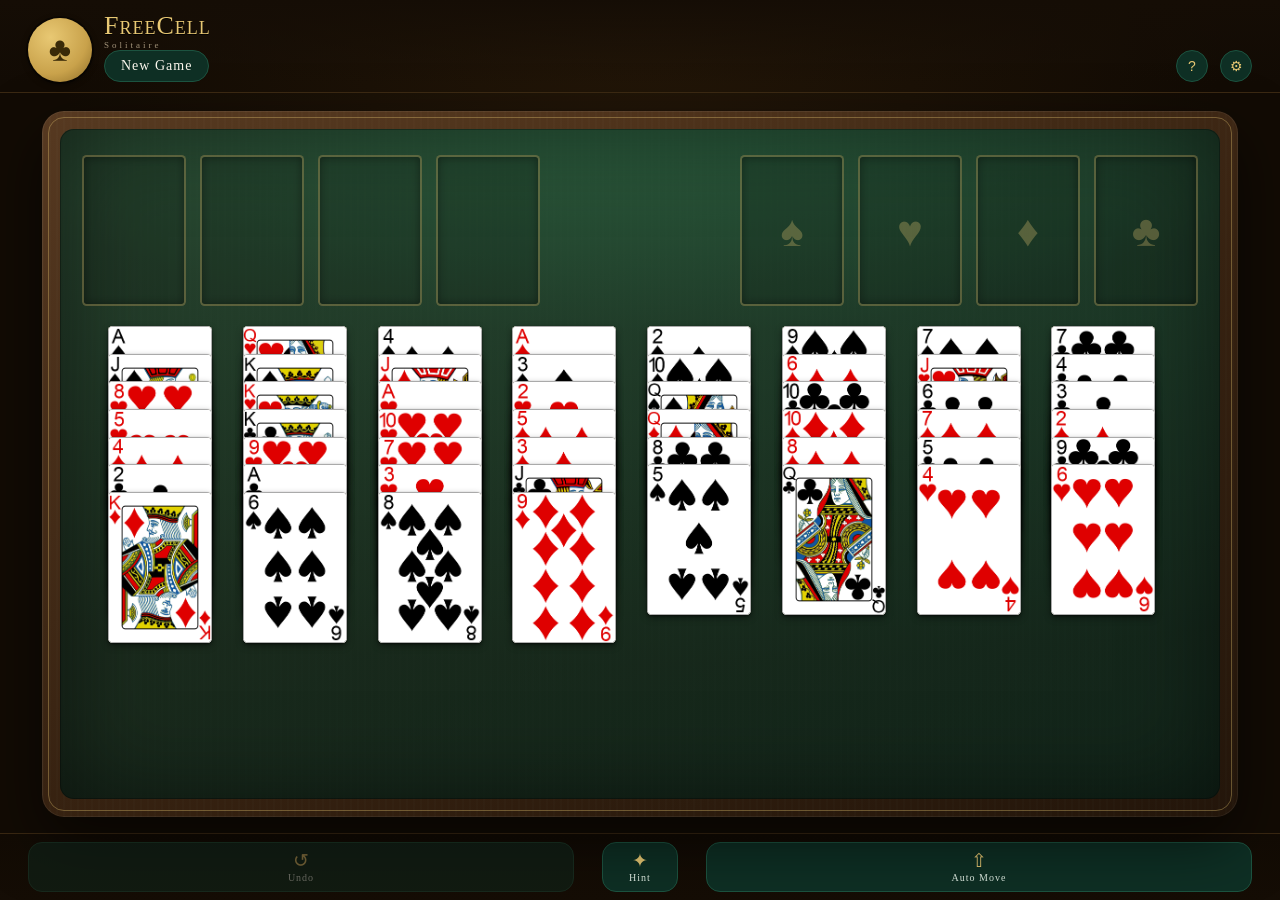
<file: Freecell.html>
<!DOCTYPE html>
<!--
  FreeCell — built on the shared engine.js + styles.css extracted from
  Klondike. This file only contains what's actually specific to
  FreeCell: board layout (4 free cells, 4 foundations, 8 tableau
  columns, no stock/waste), the deal, and the rules (including
  supermoves). Everything else — drag/drop, click-to-move, undo,
  settings shell, hint pulse/toast, win cascade, screen-fit sizing,
  card asset loading/fallback — comes from engine.js untouched, so a
  fix made there benefits every game in the suite automatically.
-->
<html lang="en">
<head>
<meta charset="UTF-8">
<meta name="viewport" content="width=device-width, initial-scale=1.0, maximum-scale=1, user-scalable=no">
<title>FreeCell</title>
<link rel="stylesheet" href="styles.css">
<style>
  /* FreeCell-only tweaks: nothing needed yet — the shared stylesheet's
     .freecells/.foundations/.tcol classes already cover this game's
     layout. Add anything FreeCell-specific here if it ever comes up. */
</style>
</head>
<body>

<header>
  <div class="brand">
    <div class="crest">♣</div>
    <div class="brand-text">
      <h1>FreeCell</h1>
      <small>Solitaire</small>
      <button class="textbtn newgame-btn" id="btn-newgame">New Game</button>
    </div>
  </div>
  <div class="hud">
    <div class="chip" id="chip-score" style="display:none">SCORE <b id="score-val">0</b></div>
    <div class="chip" id="chip-time" style="display:none">TIME <b id="time-val">0:00</b></div>
    <button class="iconbtn" id="btn-help" title="How to play">?</button>
    <button class="iconbtn" id="btn-settings" title="Settings">⚙</button>
  </div>
</header>

<!-- Free cells (left) + foundations (right) up top, 8 tableau columns
     below — all 52 cards dealt face-up immediately, no stock/waste. -->
<div class="stage">
  <div class="table-frame">
    <div class="table-felt">
      <div class="row top-row">
        <div class="freecells" id="freecells-row"></div>
        <div class="foundations" id="foundations-row"></div>
      </div>
      <div class="row tableau-row" id="tableau"></div>
    </div>
  </div>
</div>

<div class="hint-toast" id="hint-toast"></div>

<div class="bottombar">
  <button class="bottombtn" id="btn-undo" title="Undo"><span class="bicon">↺</span><span class="blabel">Undo</span></button>
  <button class="bottombtn" id="btn-hint" title="Hint"><span class="bicon">✦</span><span class="blabel">Hint</span></button>
  <button class="bottombtn" id="btn-automove" title="Send eligible top cards home"><span class="bicon">⇧</span><span class="blabel">Auto Move</span></button>
</div>

<div class="winmask" id="winmask">
  <h2>You Win!</h2>
  <p id="win-sub">Cleared in — </p>
  <button class="textbtn primary" style="padding:10px 24px;" id="win-newgame">Play Again</button>
</div>

<div class="winmask" id="nomovesmask">
  <h2>No More Moves</h2>
  <p>Looks like the game is stuck.</p>
  <div style="display:flex; gap:12px;">
    <button class="textbtn" style="padding:10px 20px;" id="nomoves-undo">Undo Last Move</button>
    <button class="textbtn primary" style="padding:10px 20px;" id="nomoves-newgame">New Game</button>
  </div>
</div>

<div class="overlay" id="confirm-overlay">
  <div class="modal" style="text-align:center;">
    <h3>Start New Game?</h3>
    <div class="sub" style="margin-bottom:6px;">Your current game will be lost.</div>
    <div class="modal-actions">
      <button class="textbtn" id="confirm-cancel">Cancel</button>
      <button class="textbtn primary" id="confirm-yes">Start New Game</button>
    </div>
  </div>
</div>

<div class="overlay" id="help-overlay">
  <div class="modal">
    <h3>How to Play</h3>
    <div class="sub">FreeCell Solitaire</div>
    <ul style="margin:0 0 16px; padding-left:18px; font-size:14px; line-height:1.7; color:#e7f2ea;">
      <li>All 52 cards are dealt face-up — there's no hidden information, every FreeCell game is (in principle) solvable.</li>
      <li>Build tableau columns DOWN in alternating color (like Klondike), but unlike Klondike, an empty column accepts <b>any</b> card, not just a King.</li>
      <li>The 4 free cells (top-left) can each hold exactly one card of any rank/suit, as a temporary parking spot.</li>
      <li>Drag a card (or a valid run) onto a foundation, another tableau pile, or a free cell — or click a card, then click a destination.</li>
      <li>You can move several cards at once ("supermove") as long as you have enough free cells + empty columns to support it — the highlight will only show a destination as valid if the whole move is legal.</li>
      <li><b>Undo</b> reverses your last move. <b>Hint</b> highlights one move you can currently make. <b>Auto Move</b> sends any currently eligible top cards to their foundations.</li>
    </ul>
    <div class="modal-actions">
      <button class="textbtn primary" id="help-close" style="flex:1;">Got it</button>
    </div>
  </div>
</div>

<div class="overlay" id="settings-overlay">
  <div class="modal">
    <h3>Settings</h3>
    <div class="sub">Card back applies instantly. Timer/score too.</div>

    <div class="field">
      <label>Card Back</label>
      <div class="backpicker" id="back-picker">
        <div class="backswatch" data-val="back_6.png"><img src="cards/back_6.png" alt="Back 6"></div>
        <div class="backswatch" data-val="back_7.png"><img src="cards/back_7.png" alt="Back 7"></div>
        <div class="backswatch" data-val="back_9.png"><img src="cards/back_9.png" alt="Back 9"></div>
        <div class="backswatch" data-val="back_10.png"><img src="cards/back_10.png" alt="Back 10"></div>
      </div>
    </div>

    <div class="field">
      <div class="toggrow">
        <span>Show Timer</span>
        <label class="switch"><input type="checkbox" id="tog-timer"><span class="slider"></span></label>
      </div>
    </div>
    <div class="field">
      <div class="toggrow">
        <span>Show Score</span>
        <label class="switch"><input type="checkbox" id="tog-score"><span class="slider"></span></label>
      </div>
    </div>

    <div class="modal-actions">
      <button class="textbtn" id="settings-cancel">Cancel</button>
      <button class="textbtn" id="settings-apply">Apply</button>
      <button class="textbtn primary" id="settings-newgame">Apply &amp; New Game</button>
    </div>
  </div>
</div>

<script src="engine.js"></script>
<script>
(function(){
"use strict";
const E = window.SEngine;
const SUITS = E.SUITS, RANKS = E.RANKS;

/* =========================================================
   GAME STATE
   FreeCell has no stock/waste and no face-down cards at all — every
   card is dealt face-up immediately. Free cells are modeled as 4
   one-slot "piles" (arrays that only ever hold 0 or 1 card) so they
   fit the exact same findPileArray/splice/push pattern as every other
   pile type, with no special-casing needed elsewhere.
   ========================================================= */
const state = {
  showTimer: false,
  showScore: false,
  backStyle: 'back_10.png',
  freecells: [[],[],[],[]],
  foundations: {S:[],H:[],D:[],C:[]},
  tableau: [[],[],[],[],[],[],[],[]],
  score: 0,
  seconds: 0,
  timerHandle: null,
  cascadePlayed: false
};
const pendingSettings = { showTimer:false, showScore:false, backStyle:'back_10.png' };
const KNOWN_BACK_FILES = ['back_6.png','back_7.png','back_9.png','back_10.png'];

/* =========================================================
   RULES
   ========================================================= */
function canPlaceOnTableau(card, destPile){
  if(destPile.length===0) return true; // FreeCell: any card can start an empty column, not just Kings
  const top = destPile[destPile.length-1];
  return (E.isRed(card.suit) !== E.isRed(top.suit)) && (E.rankValue(card.rank) === E.rankValue(top.rank)-1);
}
function canPlaceOnFoundation(card, destPile, suit){
  if(card.suit!==suit) return false;
  if(destPile.length===0) return card.rank==='A';
  const top = destPile[destPile.length-1];
  return E.rankValue(card.rank) === E.rankValue(top.rank)+1;
}

// How many cards can move together in one go, given how many free
// cells and empty tableau columns are currently available. Classic
// formula: (empty free cells + 1) * 2^(empty tableau columns) — moving
// N cards is equivalent to using free cells/empty columns as temporary
// single-card parking spots one at a time. If the destination itself is
// an empty tableau column, it can't also count as one of the "spare"
// empty columns used to boost the total.
function maxSupermoveSize(destType, destKey){
  const freeCellsEmpty = state.freecells.filter(c=>c.length===0).length;
  let emptyCols = state.tableau.filter(col=>col.length===0).length;
  if(destType==='tableau' && state.tableau[destKey].length===0) emptyCols -= 1;
  return (freeCellsEmpty+1) * Math.pow(2, Math.max(0, emptyCols));
}

function findPileArray(pileType, key){
  if(pileType==='freecell') return state.freecells[key];
  if(pileType==='tableau') return state.tableau[key];
  if(pileType==='foundation') return state.foundations[key];
  return null;
}

// Pure legality check for moving fromPile[fromIndex..end] to
// (toType,toKey) — never mutates anything. Mirrors Klondike's
// canMoveExact, plus the FreeCell-only supermove cap.
function canMoveExact(fromType, fromKey, fromIndex, toType, toKey){
  const fromPile = findPileArray(fromType, fromKey);
  if(!fromPile) return false;
  if(fromIndex<0 || fromIndex>=fromPile.length) return false;
  if(fromType==='freecell' && fromIndex !== fromPile.length-1) return false;

  const movingCards = fromType==='tableau' ? fromPile.slice(fromIndex) : [fromPile[fromIndex]];
  if(fromType==='tableau' && movingCards.length>1){
    for(let i=0;i<movingCards.length-1;i++){
      const a=movingCards[i], b=movingCards[i+1];
      if(!((E.isRed(a.suit)!==E.isRed(b.suit)) && E.rankValue(a.rank)===E.rankValue(b.rank)+1)) return false;
    }
  }
  const card = movingCards[0];
  if(toType==='foundation'){
    if(movingCards.length!==1) return false;
    return canPlaceOnFoundation(card, state.foundations[toKey], toKey);
  } else if(toType==='freecell'){
    if(movingCards.length!==1) return false;
    if(fromType==='freecell' && String(fromKey)===String(toKey)) return false;
    return state.freecells[toKey].length===0;
  } else if(toType==='tableau'){
    if(fromType==='tableau' && Number(fromKey)===Number(toKey)) return false;
    if(!canPlaceOnTableau(card, state.tableau[toKey])) return false;
    return movingCards.length <= maxSupermoveSize(toType, toKey);
  }
  return false;
}

// Misclick forgiveness: if the exact grabbed slice doesn't fit, widen
// backward through the same tableau run looking for a slice that does
// (same idea as Klondike — e.g. meaning to grab a 3-card run but only
// catching the top 1 or 2 of it).
function canMoveWithWiden(fromType, fromKey, fromIndex, toType, toKey){
  if(canMoveExact(fromType, fromKey, fromIndex, toType, toKey)) return fromIndex;
  if(fromType==='tableau'){
    const pile = state.tableau[fromKey];
    for(let i=fromIndex-1; i>=0; i--){
      if(canMoveExact(fromType, fromKey, i, toType, toKey)) return i;
    }
  }
  return -1;
}

function tryMove(fromType, fromKey, fromIndex, toType, toKey){
  if(!canMoveExact(fromType, fromKey, fromIndex, toType, toKey)) return false;
  const fromPile = findPileArray(fromType, fromKey);
  const movingCards = fromType==='tableau' ? fromPile.slice(fromIndex) : [fromPile[fromIndex]];
  const card = movingCards[0];
  undo.push();
  if(toType==='foundation'){
    fromPile.splice(fromIndex, movingCards.length);
    state.foundations[toKey].push(card);
    addScore(10);
  } else if(toType==='freecell'){
    fromPile.splice(fromIndex, movingCards.length);
    state.freecells[toKey].push(card);
  } else {
    fromPile.splice(fromIndex, movingCards.length);
    state.tableau[toKey].push(...movingCards);
  }
  renderAll();
  return true;
}
function tryMoveAuto(fromType, fromKey, fromIndex, toType, toKey){
  const idx = canMoveWithWiden(fromType, fromKey, fromIndex, toType, toKey);
  if(idx<0) return false;
  return tryMove(fromType, fromKey, idx, toType, toKey);
}
function autoMoveToFoundation(fromType, fromKey, fromIndex){
  const fromPile = findPileArray(fromType, fromKey);
  if(!fromPile || fromIndex !== fromPile.length-1) return false;
  const card = fromPile[fromIndex];
  for(const s of SUITS){
    if(canPlaceOnFoundation(card, state.foundations[s], s)) return tryMove(fromType, fromKey, fromIndex, 'foundation', s);
  }
  return false;
}
function autoMoveAll(){
  let movedAny = false, guard = 0, progress = true;
  while(progress && guard < 300){
    guard++; progress = false;
    for(let i=0;i<4;i++){
      if(state.freecells[i].length && autoMoveToFoundation('freecell', i, 0)){ progress = true; movedAny = true; }
    }
    for(let c=0;c<8;c++){
      const pile = state.tableau[c];
      if(pile.length && autoMoveToFoundation('tableau', c, pile.length-1)){ progress = true; movedAny = true; }
    }
  }
  return movedAny;
}

/* =========================================================
   HINT / NO-MOVES SCANNER
   No stock/waste to fall back on in FreeCell, so unlike Klondike this
   can genuinely run out of options — a real "No More Moves" is common
   and expected here, not a bug to guard against.
   ========================================================= */
function findAnyMove(){
  for(let i=0;i<4;i++){
    if(!state.freecells[i].length) continue;
    const card = state.freecells[i][0];
    for(const s of SUITS){
      if(canPlaceOnFoundation(card, state.foundations[s], s)) return {type:'freecell-foundation', fromKey:i, index:0, to:s};
    }
    for(let t=0;t<8;t++){
      if(canPlaceOnTableau(card, state.tableau[t])) return {type:'freecell-tableau', fromKey:i, index:0, to:t};
    }
  }
  for(let c=0;c<8;c++){
    const pile = state.tableau[c];
    if(!pile.length) continue;
    const top = pile[pile.length-1];
    for(const s of SUITS){
      if(canPlaceOnFoundation(top, state.foundations[s], s)) return {type:'tableau-foundation', fromKey:c, index:pile.length-1, to:s};
    }
    for(let i=0;i<4;i++){
      if(!state.freecells[i].length) return {type:'tableau-freecell', fromKey:c, index:pile.length-1, to:i};
    }
    // Tableau-to-tableau: only suggest if it's not just relocating an
    // entire single-card (or whole) column with nothing gained — same
    // "avoid dead shuffles" spirit as Klondike's hint scanner.
    for(let i=0;i<pile.length;i++){
      if(i===0) continue;
      const card = pile[i];
      for(let t=0;t<8;t++){
        if(t===c) continue;
        if(canMoveExact('tableau', c, i, 'tableau', t)) return {type:'tableau-tableau', fromKey:c, index:i, to:t};
      }
    }
  }
  return null;
}
function checkNoMoves(){
  const mask = document.getElementById('nomovesmask');
  const total = SUITS.reduce((n,s)=>n+state.foundations[s].length,0);
  if(total===52){ mask.classList.remove('show'); return; }
  mask.classList.toggle('show', !findAnyMove());
}
function showHint(){
  const move = findAnyMove();
  if(!move){ E.showToast(toastEl, "No moves left — try Undo or New Game."); return; }
  const suitName = {S:'spades',H:'hearts',D:'diamonds',C:'clubs'};
  switch(move.type){
    case 'freecell-foundation':
      E.showToast(toastEl, 'Send the free cell card to its foundation.');
      E.pulse(findCardEl('freecell', move.fromKey, move.index));
      break;
    case 'freecell-tableau':
      E.showToast(toastEl, 'Move the free cell card onto column '+(move.to+1)+'.');
      E.pulse(findCardEl('freecell', move.fromKey, move.index));
      break;
    case 'tableau-foundation':
      E.showToast(toastEl, 'Send the top card of column '+(move.fromKey+1)+' to its foundation.');
      E.pulse(findCardEl('tableau', move.fromKey, move.index));
      break;
    case 'tableau-freecell':
      E.showToast(toastEl, 'Park the top card of column '+(move.fromKey+1)+' in a free cell.');
      E.pulse(findCardEl('tableau', move.fromKey, move.index));
      break;
    case 'tableau-tableau':
      E.showToast(toastEl, 'Move from column '+(move.fromKey+1)+' onto column '+(move.to+1)+'.');
      E.pulse(findCardEl('tableau', move.fromKey, move.index));
      break;
  }
}
function findCardEl(pileType, pileKey, index){
  return document.querySelector('.card[data-pile="'+pileType+'"][data-key="'+pileKey+'"][data-index="'+index+'"]');
}

/* =========================================================
   RENDER
   ========================================================= */
function ensureTableauCols(){
  const row = document.getElementById('tableau');
  if(row.children.length===8) return;
  row.innerHTML = '';
  for(let i=0;i<8;i++){
    const col = document.createElement('div');
    col.className = 'tcol';
    col.dataset.index = i;
    col.innerHTML = '<div class="pile slot"></div>';
    row.appendChild(col);
  }
}
function ensureFreecellsAndFoundations(){
  const fcRow = document.getElementById('freecells-row');
  if(!fcRow.children.length){
    for(let i=0;i<4;i++){
      const el = document.createElement('div');
      el.className = 'pile slot';
      el.id = 'fc-'+i;
      el.dataset.type = 'freecell';
      el.dataset.key = i;
      fcRow.appendChild(el);
    }
  }
  const fRow = document.getElementById('foundations-row');
  if(!fRow.children.length){
    for(const s of SUITS){
      const el = document.createElement('div');
      el.className = 'pile slot';
      el.id = 'f-'+s;
      el.dataset.type = 'foundation';
      el.dataset.suit = s;
      el.innerHTML = '<div class="slot-mark">'+E.suitGlyph(s)+'</div>';
      fRow.appendChild(el);
    }
  }
}

function makeCardEl(card, pileType, pileKey, index, covered){
  return E.makeCardEl(card, pileType, pileKey, index, covered, state.backStyle, E.attachCardEvents);
}

function renderAll(){
  E.purgeStrayCards();
  ensureTableauCols();
  ensureFreecellsAndFoundations();
  E.fitBoard({
    columns: 8,
    getMaxStackDepth: ()=> Math.max(7, ...state.tableau.map(c=>c.length)),
    minStackForFit: 7
  });
  renderHUD();
  renderFreecells();
  renderFoundations();
  renderTableau();
  const won = checkWin();
  if(!won) checkNoMoves();
}
function renderHUD(){
  document.getElementById('score-val').textContent = state.score;
  const m = Math.floor(state.seconds/60), s = state.seconds%60;
  document.getElementById('time-val').textContent = m+':'+String(s).padStart(2,'0');
}
function renderFreecells(){
  for(let i=0;i<4;i++){
    const p = document.getElementById('fc-'+i);
    p.querySelectorAll('.card').forEach(e=>e.remove());
    const pile = state.freecells[i];
    if(pile.length) p.appendChild(makeCardEl(pile[0], 'freecell', i, 0, false));
  }
}
function renderFoundations(){
  for(const s of SUITS){
    const p = document.getElementById('f-'+s);
    p.querySelectorAll('.card').forEach(e=>e.remove());
    const pile = state.foundations[s];
    if(pile.length) p.appendChild(makeCardEl(pile[pile.length-1], 'foundation', s, pile.length-1, false));
  }
}
function renderTableau(){
  const metrics = E.cardMetrics(0.183);
  for(let c=0;c<8;c++){
    const col = document.querySelector('.tcol[data-index="'+c+'"]');
    col.querySelectorAll('.card').forEach(e=>e.remove());
    const pile = state.tableau[c];
    pile.forEach((card, i)=>{
      const el = makeCardEl(card, 'tableau', c, i, i<pile.length-1);
      el.style.top = (i*metrics.overlap)+'px';
      col.appendChild(el);
    });
    col.style.height = (metrics.h + Math.max(pile.length-1,0)*metrics.overlap + 8) + 'px';
  }
}

function checkWin(){
  const total = SUITS.reduce((n,s)=>n+state.foundations[s].length,0);
  if(total===52){
    clearInterval(state.timerHandle);
    if(!state.cascadePlayed){
      state.cascadePlayed = true;
      const cards = [];
      const maxLen = Math.max(0, ...SUITS.map(s=>state.foundations[s].length));
      for(let i=0;i<maxLen;i++){
        for(const s of SUITS){
          if(state.foundations[s][i]) cards.push({ card: state.foundations[s][i], sourceEl: document.getElementById('f-'+s) });
        }
      }
      E.startWinCascade(cards, (card,covered)=>E.buildFaceEl(card,covered), ()=>E.cardMetrics(0.183));
      const m = Math.floor(state.seconds/60), s = state.seconds%60;
      document.getElementById('win-sub').textContent = state.showTimer
        ? ('Cleared in '+m+':'+String(s).padStart(2,'0')+(state.showScore? ' · Score '+state.score:''))
        : (state.showScore ? ('Score '+state.score) : 'Well played.');
      setTimeout(()=>{ document.getElementById('winmask').classList.add('show'); }, 1400);
    }
    return true;
  }
  return false;
}

function addScore(n){ state.score = Math.max(0, state.score+n); renderHUD(); }

/* =========================================================
   UNDO / TIMER / HUD
   ========================================================= */
const undo = E.createUndoStack(
  ()=>({ freecells: state.freecells, foundations: state.foundations, tableau: state.tableau, score: state.score }),
  (snap)=>{ state.freecells=snap.freecells; state.foundations=snap.foundations; state.tableau=snap.tableau; state.score=snap.score; E.clearSelection(); renderAll(); },
  document.getElementById('btn-undo')
);
function syncTimerInterval(){
  clearInterval(state.timerHandle);
  if(state.showTimer) state.timerHandle = setInterval(()=>{ state.seconds++; renderHUD(); }, 1000);
}
function applyHudVisibility(){
  document.getElementById('chip-score').style.display = state.showScore ? 'flex':'none';
  document.getElementById('chip-time').style.display = state.showTimer ? 'flex':'none';
}

/* =========================================================
   DEAL / NEW GAME
   Standard FreeCell deal: columns 0-3 get 7 cards, columns 4-7 get 6 —
   all face-up immediately, no stock left over.
   ========================================================= */
function newGame(){
  clearInterval(state.timerHandle);
  state.showTimer = pendingSettings.showTimer;
  state.showScore = pendingSettings.showScore;
  state.backStyle = pendingSettings.backStyle;
  state.freecells = [[],[],[],[]];
  state.foundations = {S:[],H:[],D:[],C:[]};
  state.tableau = [[],[],[],[],[],[],[],[]];
  state.score = 0;
  state.seconds = 0;
  state.cascadePlayed = false;
  undo.reset();
  E.clearSelection();
  const oldCascade = document.getElementById('cascade-layer');
  if(oldCascade) oldCascade.remove();

  const deck = E.shuffle(E.buildDeck());
  let col = 0;
  while(deck.length){
    const card = deck.pop();
    card.faceUp = true; // every FreeCell card is face-up from the start
    state.tableau[col].push(card);
    col = (col+1)%8;
  }

  document.getElementById('winmask').classList.remove('show');
  document.getElementById('nomovesmask').classList.remove('show');
  applyHudVisibility();
  syncTimerInterval();
  renderAll();
}

/* =========================================================
   INTERACTION WIRING
   ========================================================= */
const toastEl = document.getElementById('hint-toast');

function isCardMovable(card, pileType, pileKey, index){
  if(pileType==='foundation') return false; // classic FreeCell: cards never come back off a foundation
  const pile = findPileArray(pileType, pileKey);
  if(pileType==='freecell') return index===pile.length-1;
  return true; // any tableau card can start a drag; canMoveExact decides if the resulting slice is legal
}

function resolveDropTarget(x,y){
  const el = document.elementFromPoint(x,y);
  if(!el) return null;
  const col = el.closest('.tcol');
  if(col) return { type:'tableau', key:Number(col.dataset.index), highlightEl:col };
  const slot = el.closest('.pile.slot[data-type]');
  if(slot){
    if(slot.dataset.type==='foundation') return { type:'foundation', key:slot.dataset.suit, highlightEl:slot };
    if(slot.dataset.type==='freecell') return { type:'freecell', key:Number(slot.dataset.key), highlightEl:slot };
  }
  return null;
}
function getAllZones(){
  const zones = [];
  for(let i=0;i<8;i++){
    const el = document.querySelector('.tcol[data-index="'+i+'"]');
    if(el) zones.push({type:'tableau', key:i, el});
  }
  for(let i=0;i<4;i++){
    const el = document.getElementById('fc-'+i);
    if(el) zones.push({type:'freecell', key:i, el});
  }
  for(const s of SUITS){
    const el = document.getElementById('f-'+s);
    if(el) zones.push({type:'foundation', key:s, el});
  }
  return zones;
}
const resolveHoverTargetPadded = E.makePaddedResolver(getAllZones, 26);

E.initInteractions({
  findPileArray,
  isCardMovable,
  resolveDropTarget,
  resolveHoverTargetPadded,
  canMoveWithWiden,
  tryMoveAuto,
  autoMoveToFoundation,
  onRenderNeeded: renderAll
});

// Clicking an empty pile slot (no card there yet) while something's
// selected attempts to complete the move — same idea as Klondike's
// per-container click listeners, generalized across all three pile
// kinds via one delegated handler on the felt.
document.querySelector('.table-felt').addEventListener('click', (e)=>{
  if(e.target.closest('.card')) return; // clicks on actual cards are handled by the engine's pointerup flow
  const sel = E.getSelected();
  if(!sel) return;
  const col = e.target.closest('.tcol');
  if(col){ tryMoveAuto(sel.pileType, sel.pileKey, sel.index, 'tableau', Number(col.dataset.index)); E.clearSelection(); return; }
  const slot = e.target.closest('.pile.slot[data-type]');
  if(slot){
    const toType = slot.dataset.type;
    const toKey = toType==='foundation' ? slot.dataset.suit : Number(slot.dataset.key);
    tryMoveAuto(sel.pileType, sel.pileKey, sel.index, toType, toKey);
    E.clearSelection();
  }
});

/* =========================================================
   SETTINGS / DIALOGS
   ========================================================= */
const settingsShell = E.wireSettingsShell({
  state, pendingSettings,
  overlayEl: document.getElementById('settings-overlay'),
  backPickerSwatchSelector: '.backswatch',
  togTimerEl: document.getElementById('tog-timer'),
  togScoreEl: document.getElementById('tog-score'),
  applyHudVisibility, syncTimerInterval,
  onRenderNeeded: renderAll
});
document.getElementById('btn-settings').addEventListener('click', settingsShell.open);
document.getElementById('settings-cancel').addEventListener('click', ()=>{
  settingsShell.revert();
  document.getElementById('settings-overlay').classList.remove('show');
});
document.getElementById('settings-apply').addEventListener('click', ()=>{
  document.getElementById('settings-overlay').classList.remove('show');
});
document.getElementById('settings-newgame').addEventListener('click', ()=>{
  document.getElementById('settings-overlay').classList.remove('show');
  newGame();
});

document.getElementById('win-newgame').addEventListener('click', ()=>{
  document.getElementById('winmask').classList.remove('show');
  newGame();
});
document.getElementById('btn-undo').addEventListener('click', ()=> undo.undo());
document.getElementById('btn-automove').addEventListener('click', ()=>{ E.clearSelection(); autoMoveAll(); });
document.getElementById('btn-hint').addEventListener('click', ()=>{ E.clearSelection(); showHint(); });

const confirmOverlay = document.getElementById('confirm-overlay');
document.getElementById('btn-newgame').addEventListener('click', ()=> confirmOverlay.classList.add('show'));
document.getElementById('confirm-cancel').addEventListener('click', ()=> confirmOverlay.classList.remove('show'));
document.getElementById('confirm-yes').addEventListener('click', ()=>{ confirmOverlay.classList.remove('show'); newGame(); });
confirmOverlay.addEventListener('click', (e)=>{ if(e.target===confirmOverlay) confirmOverlay.classList.remove('show'); });

document.getElementById('nomoves-undo').addEventListener('click', ()=>{
  document.getElementById('nomovesmask').classList.remove('show');
  undo.undo();
});
document.getElementById('nomoves-newgame').addEventListener('click', ()=>{
  document.getElementById('nomovesmask').classList.remove('show');
  newGame();
});

const helpOverlay = document.getElementById('help-overlay');
document.getElementById('btn-help').addEventListener('click', ()=> helpOverlay.classList.add('show'));
document.getElementById('help-close').addEventListener('click', ()=> helpOverlay.classList.remove('show'));
helpOverlay.addEventListener('click', (e)=>{ if(e.target===helpOverlay) helpOverlay.classList.remove('show'); });

let resizeTimer = null;
window.addEventListener('resize', ()=>{
  clearTimeout(resizeTimer);
  resizeTimer = setTimeout(()=>{ E.fitBoard({ columns:8, getMaxStackDepth:()=>Math.max(7,...state.tableau.map(c=>c.length)), minStackForFit:7 }); }, 100);
});

/* =========================================================
   INIT
   ========================================================= */
E.preloadAllCardImages(KNOWN_BACK_FILES);
ensureTableauCols();
ensureFreecellsAndFoundations();
newGame();

})();
</script>
</body>
</html>
</file>
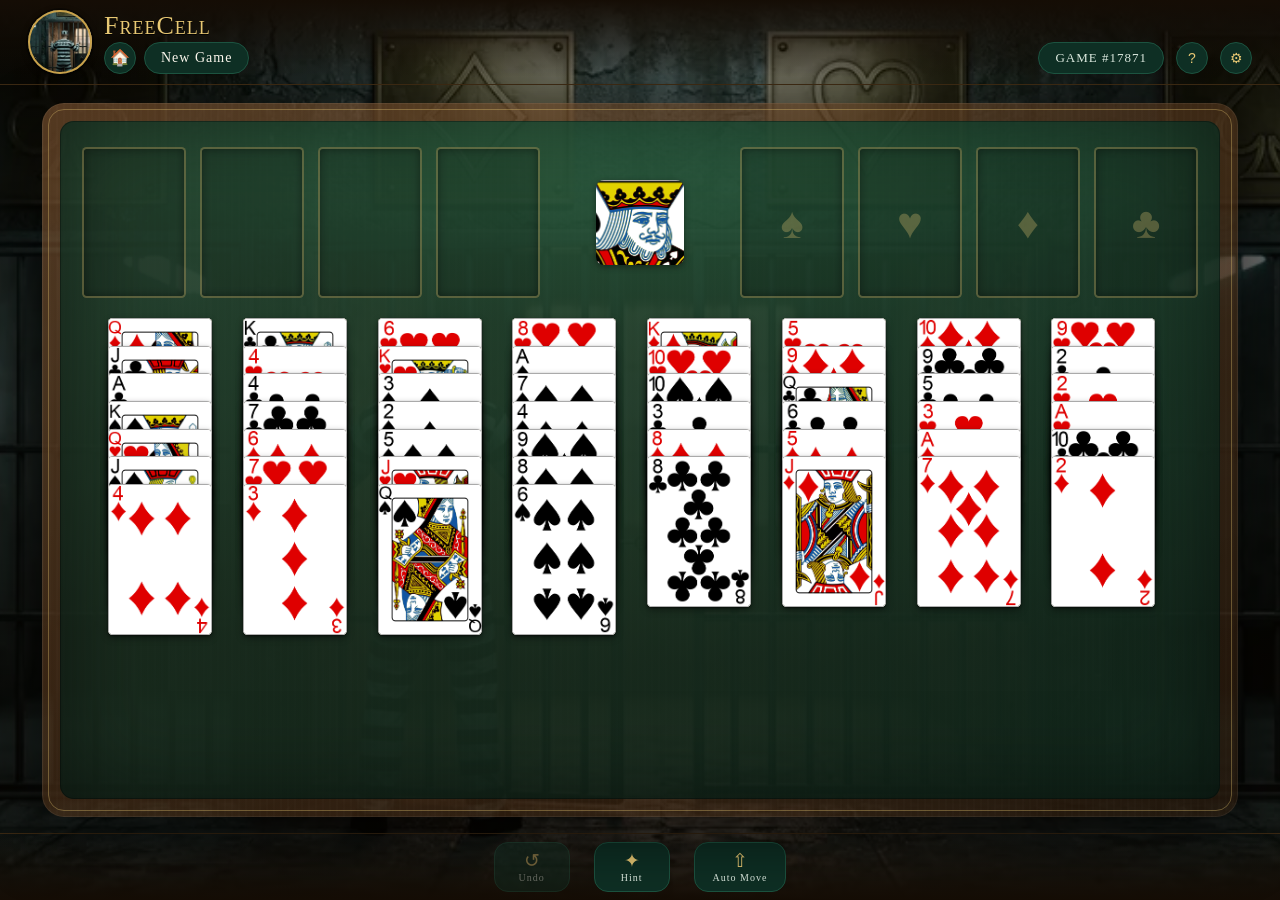
<file: FreeCell.html>
<!DOCTYPE html>
<!--
    FreeCell.html
    Written by: Johnathon Largent
    Version 2.5

   renderTableau's column-height line now calls engine.js's new shared
   E.setColumnHeight(col, pile.length, metrics) instead of carrying its
   own copy of that formula — same fix as 2.4 below, just moved to the
   one shared place it belonged (see engine.js's changelog).

    Version 2.4

   renderTableau's column height had a stray "+ 8" beyond what the
   card stack actually needs. The .tcol.drop-ok highlight (styles.css)
   already adds its own +/-4px overhang symmetrically around the
   column's real height — this file's extra +8 was on top of that,
   so the glow ended up ~4px past the last card on top but ~12-17px
   past it on the bottom, looking lopsided. Height now matches the
   real card stack exactly.

    Version 2.3

   Switched card back art (KNOWN_BACK_FILES, default backStyle, the
   back-picker swatches) and the King Watcher's king_of_spades image
   from png/svg to webp to match the new webp card set — same
   filenames, extension only. Face-card art comes from engine.js's
   cardImgSrc(), updated there.
 -->
<!--
  FreeCell — built on the shared engine.js + styles.css extracted from
  Klondike. This file only contains what's actually specific to
  FreeCell: board layout (4 free cells, 4 foundations, 8 tableau
  columns, no stock/waste), the deal, and the rules (including
  supermoves). Everything else — drag/drop, click-to-move, undo,
  settings shell, hint pulse/toast, win cascade, screen-fit sizing,
  card asset loading/fallback — comes from engine.js untouched, so a
  fix made there benefits every game in the suite automatically.
-->
<html lang="en">
<head>
<meta charset="UTF-8">
<meta name="viewport" content="width=device-width, initial-scale=1.0, maximum-scale=1, user-scalable=no">
<title>FreeCell</title>
<link rel="preload" as="image" href="images/FreeCell.webp">
<link rel="stylesheet" href="styles.css">
<style>
  /* FreeCell-only background: swaps the shared black/vignette body
     background (see html,body in styles.css) for this preloaded photo,
     just for this game. The wood frame + green felt (.table-frame /
     .table-felt) sit on their own elements on top of this and are
     untouched — this only affects what shows in the margins around
     them (behind the header/bottom bar and any letterboxing). */
  html,body{
    background-image: linear-gradient(rgba(8,5,2,.55), rgba(8,5,2,.7)), url('images/FreeCell.webp');
    background-size: cover;
    background-position: center;
    background-attachment: fixed;
  }

  /* Crest: a circular crop of the same background photo (the prisoner
     gripping the bars), replacing the plain brass-circle + suit glyph.
     Measured directly against the actual images/FreeCell.webp
     (900x491): crops the 280x280px region at (180,85), shifted up from
     the first pass so his torso sits centered vertically in the circle
     instead of toward the top — via background-size/-position math, so
     it scales correctly if the crest's own size ever changes rather
     than needing a separate cropped image file. */
  .brand .crest{
    background-image: url('images/FreeCell.webp');
    background-size: 321.43% 175.36%;
    background-position: 29.03% 40.28%;
    box-shadow: 0 0 0 2px #0006, 0 2px 6px #0008, inset 0 0 0 2px var(--brass);
  }

  /* King Watcher: just the head/crown of the real King of Spades card
     art, cropped via oversized-and-offset positioning rather than a
     separately cropped image file (so it stays correct automatically
     if the card deck ever gets swapped/reskinned). The crop region was
     measured directly from a reference screenshot with a marked box
     around the head (x: 34.6%-75%, y: 8.9%-35.5% of the full card) —
     see the chat history for the exact pixel-detection math. Sits in
     its own dedicated slot between the free cells and foundations
     (see #king-watcher-slot in the HTML and initKingWatcher() in the
     script) — not tied to any free cell being empty. The whole slot
     mirrors horizontally to "face" whichever side of the screen the
     cursor is on; flipping the OUTER clipping box (not the oversized
     inner image) is what keeps the crop aligned correctly when it
     flips, rather than the visible region jumping around. */
  .king-watcher-slot{
    width: calc(var(--card-w) * 0.85);
    aspect-ratio: 1.0458; /* matches the crop region's own width:height ratio */
    position: relative;
    overflow: hidden;
    border-radius: 8px;
    align-self: center;
    pointer-events: none;
    box-shadow: 0 2px 6px rgba(0,0,0,.4);
    transition: transform .15s ease;
    transform-origin: center;
  }
  .king-watcher-slot img{
    position: absolute;
    width: 247.52%;
    left: -85.64%;
    top: -33.46%;
    display: block;
    pointer-events: none;
  }
  /* No cursor to "face" on a touch device, so instead of the JS
     pointermove mirror (see initKingWatcher's listener below, which
     skips itself on these devices) give the King Watcher a slow
     CSS-only side-to-side sway. A running CSS animation on `transform`
     always wins over any inline style also setting `transform`, so
     this is safe even if a stray pointer/touch event ever fires. */
  @media (hover:none), (pointer:coarse){
    .king-watcher-slot{ animation: kingSway 6s ease-in-out infinite; }
  }
  /* Matches the index hub's mini king-watch tile exactly: holds each
     side for ~2.4s (not constant motion) with a quick flip in between,
     rather than a continuous side-to-side ease. */
  @keyframes kingSway{
    0%, 40% { transform: scaleX(1); }
    50%, 90% { transform: scaleX(-1); }
    100% { transform: scaleX(1); }
  }

  /* Difficulty pool checkboxes in Settings */
  .pool-checks{ display:flex; flex-direction:column; gap:8px; }
  .checkrow{
    display:flex; align-items:center; gap:8px; font-size:14px; color:#e7f2ea;
    cursor:pointer; flex-wrap:wrap;
  }
  .checkrow input[type="checkbox"]{ width:16px; height:16px; accent-color: var(--brass); flex-shrink:0; }
</style>
</head>
<body>

<header>
  <div class="brand">
    <div class="crest" aria-hidden="true"></div>
    <div class="brand-text">
      <h1>FreeCell</h1>
      <div class="brand-actions">
        <a class="home-btn" href="./" title="Home" aria-label="Home">🏠</a>
        <button class="textbtn newgame-btn" id="btn-newgame">New Game</button>
      </div>
    </div>
  </div>
  <div class="hud">
    <div class="chip" id="game-number-chip" style="display:none"><span id="game-number-display"></span></div>
    <button class="iconbtn" id="btn-help" title="How to play">?</button>
    <button class="iconbtn" id="btn-settings" title="Settings">⚙</button>
  </div>
</header>

<!-- Free cells (left) + foundations (right) up top, 8 tableau columns
     below — all 52 cards dealt face-up immediately, no stock/waste. -->
<div class="stage">
  <div class="table-frame">
    <div class="table-felt">
      <div class="row top-row">
        <div class="freecells" id="freecells-row"></div>
        <div class="king-watcher-slot" id="king-watcher-slot"></div>
        <div class="foundations" id="foundations-row"></div>
      </div>
      <div class="row tableau-row" id="tableau"></div>
    </div>
  </div>
</div>

<div class="hint-toast" id="hint-toast"></div>

<div class="bottombar">
  <div class="chip" id="chip-score" style="display:none">SCORE <b id="score-val">0</b></div>
  <div class="chip" id="game-number-chip-mobile"><span id="game-number-display-mobile"></span></div>
  <div class="bottombar-actions">
    <button class="bottombtn" id="btn-undo" title="Undo"><span class="bicon">↺</span><span class="blabel">Undo</span></button>
    <button class="bottombtn" id="btn-hint" title="Hint"><span class="bicon">✦</span><span class="blabel">Hint</span></button>
    <button class="bottombtn" id="btn-automove" title="Send eligible top cards home"><span class="bicon">⇧</span><span class="blabel">Auto Move</span></button>
    <button class="bottombtn" id="btn-shownext" title="Highlight where each foundation's next card is" style="display:none"><span class="bicon"><img src="images/ace-of-spades-crest.webp" alt=""></span><span class="blabel">Show Next</span></button>
  </div>
  <div class="chip" id="chip-time" style="display:none">TIME <b id="time-val">0:00</b></div>
</div>

<div class="winmask" id="winmask">
  <div class="winmask-modal">
    <h2>You Win!</h2>
    <p id="win-sub">Cleared in — </p>
    <button class="textbtn primary" style="padding:10px 24px;" id="win-newgame">Play Again</button>
  </div>
</div>

<div class="winmask" id="nomovesmask">
  <h2>No More Moves</h2>
  <p>Looks like the game is stuck.</p>
  <div style="display:flex; gap:12px;">
    <button class="textbtn" style="padding:10px 20px;" id="nomoves-undo">Undo Last Move</button>
    <button class="textbtn primary" style="padding:10px 20px;" id="nomoves-newgame">New Game</button>
  </div>
</div>

<div class="overlay" id="confirm-overlay">
  <div class="modal" style="text-align:center;">
    <h3>Start New Game?</h3>
    <div class="sub" style="margin-bottom:6px;">Your current game will be lost.</div>
    <div class="modal-actions">
      <button class="textbtn" id="confirm-cancel">Cancel</button>
      <button class="textbtn primary" id="confirm-yes">Start New Game</button>
    </div>
  </div>
</div>

<div class="overlay" id="help-overlay">
  <div class="modal">
    <h3>How to Play</h3>
    <div class="sub">FreeCell Solitaire</div>
    <ul style="margin:0 0 16px; padding-left:18px; font-size:14px; line-height:1.7; color:#e7f2ea;">
      <li>All 52 cards are dealt face-up — there's no hidden information, every FreeCell game is (in principle) solvable.</li>
      <li>Build tableau columns DOWN in alternating color (like Klondike), but unlike Klondike, an empty column accepts <b>any</b> card, not just a King.</li>
      <li>The 4 free cells (top-left) can each hold exactly one card of any rank/suit, as a temporary parking spot.</li>
      <li>Drag a card (or a valid run) onto a foundation, another tableau pile, or a free cell — or click a card, then click a destination.</li>
      <li>You can move several cards at once ("supermove") as long as you have enough free cells + empty columns to support it — the highlight will only show a destination as valid if the whole move is legal.</li>
      <li><b>Undo</b> reverses your last move. <b>Hint</b> highlights one move you can currently make. <b>Auto Move</b> sends any currently eligible top cards to their foundations.</li>
      <li>Settings lets you play a classic numbered deal (the same number always gives the same cards, just like the original Windows game) and adjust difficulty by changing how many free cells you get.</li>
    </ul>
    <div class="modal-actions">
      <button class="textbtn primary" id="help-close" style="flex:1;">Got it</button>
    </div>
  </div>
</div>

<div class="overlay" id="settings-overlay">
  <div class="modal">
    <h3>Settings</h3>
    <div class="sub">Card back applies instantly. Timer/score too.</div>

    <div class="field">
      <label>Deal Difficulty (for random New Game)</label>
      <div class="pool-checks">
        <label class="checkrow"><input type="checkbox" id="chk-extraeasy" checked> Extra Easy <span class="fieldnote" style="margin:0;">(25 curated deals — easiest of the easy)</span></label>
        <label class="checkrow"><input type="checkbox" id="chk-easy" checked> Easy <span class="fieldnote" style="margin:0;">(128 deals solvable with zero free cells)</span></label>
        <label class="checkrow"><input type="checkbox" id="chk-medium" checked> Medium <span class="fieldnote" style="margin:0;">(any number — the uncurated middle ground)</span></label>
        <label class="checkrow"><input type="checkbox" id="chk-hard" checked> Hard <span class="fieldnote" style="margin:0;">(675 curated deals that need all 4 free cells)</span></label>
      </div>
      <div class="fieldnote">Checked pools are drawn from equally at random each New Game. Checking both Easy and Hard automatically checks Medium too — going from one extreme to the other should include the middle ground.</div>
    </div>

    <div class="field">
      <label>Free Cells: <span id="freecell-slider-val">4</span></label>
      <input type="range" id="freecell-slider" min="2" max="8" step="1" value="4" style="width:100%;">
      <div class="fieldnote">More free cells = more room to maneuver, independent of which deal you get. Applies on your next New Game.</div>
    </div>

    <div class="field">
      <label>Play a Classic Game Number</label>
      <div style="display:flex; gap:8px;">
        <input type="number" id="game-number-input" min="1" max="1000000" placeholder="e.g. 25904"
               style="flex:1; min-width:0; background:var(--panel); border:1px solid var(--panel-line); border-radius:8px; color:var(--ivory); padding:8px 10px; font-family:inherit; font-size:14px;">
        <button class="textbtn" id="btn-play-game-number">Deal</button>
      </div>
      <div class="fieldnote">Reproduces the exact same deal as classic Microsoft FreeCell game numbers (1–1,000,000+) — same number always gives the same cards, same as the original. Deals immediately, replacing your current game.</div>
    </div>

    <div class="field">
      <label>Card Back</label>
      <div class="backpicker" id="back-picker">
        <div class="backswatch" data-val="back_6.webp"><img src="cards/back_6.webp" alt="Back 6"></div>
        <div class="backswatch" data-val="back_7.webp"><img src="cards/back_7.webp" alt="Back 7"></div>
        <div class="backswatch" data-val="back_9.webp"><img src="cards/back_9.webp" alt="Back 9"></div>
        <div class="backswatch" data-val="back_10.webp"><img src="cards/back_10.webp" alt="Back 10"></div>
      </div>
    </div>

    <div class="field">
      <div class="toggrow">
        <span>Show Timer</span>
        <label class="switch"><input type="checkbox" id="tog-timer"><span class="slider"></span></label>
      </div>
    </div>
    <div class="field">
      <div class="toggrow">
        <span>Show Score</span>
        <label class="switch"><input type="checkbox" id="tog-score"><span class="slider"></span></label>
      </div>
    </div>
    <div class="field mobile-only-setting">
      <div class="toggrow">
        <span>Show Game #</span>
        <label class="switch"><input type="checkbox" id="tog-gamenum-mobile"><span class="slider"></span></label>
      </div>
      <div class="fieldnote">Moves the game number down next to Undo/Hint/Auto Move — only relevant on this narrower layout.</div>
    </div>
    <div class="field">
      <div class="toggrow">
        <span>Show Next</span>
        <label class="switch"><input type="checkbox" id="tog-shownext"><span class="slider"></span></label>
      </div>
      <div class="fieldnote">Adds a button next to Undo/Hint/Auto Move that highlights where each foundation's next needed card is, even if it's buried.</div>
    </div>

    <div class="field">
      <label>Testing</label>
      <button class="textbtn" id="settings-preview-win" style="width:100%;">Preview Win Screen</button>
      <div class="fieldnote">Plays the win cascade + dialog without touching your current game.</div>
    </div>

    <div class="field">
      <label>About</label>
      <div class="fieldnote" id="version-info" style="margin-top:0;"></div>
    </div>

    <div class="modal-actions">
      <button class="textbtn" id="settings-cancel">Cancel</button>
      <button class="textbtn" id="settings-apply">Apply</button>
      <button class="textbtn primary" id="settings-newgame">Apply &amp; New Game</button>
    </div>
  </div>
</div>

<script src="engine.js"></script>
<script>
(function(){
"use strict";
const E = window.SEngine;
const PAGE_VERSION = '2.5';
const SUITS = E.SUITS, RANKS = E.RANKS;

// Shared timing for the supermove fly-through-the-free-cells animation
// (see animateSupermoveFly and tryAuxiliarySupermove below) — kept in
// one place so the auxiliary 3-step maneuver can schedule its later
// legs to start only once the previous leg's animation has actually
// finished, instead of guessing.
const SM_STAGGER = 117, SM_HOP_MS = 208;
function supermoveAnimDuration(cardCount){
  return Math.max(0, cardCount-1)*SM_STAGGER + 2*SM_HOP_MS;
}

/* =========================================================
   GAME STATE
   FreeCell has no stock/waste and no face-down cards at all — every
   card is dealt face-up immediately. Free cells are modeled as 4
   one-slot "piles" (arrays that only ever hold 0 or 1 card) so they
   fit the exact same findPileArray/splice/push pattern as every other
   pile type, with no special-casing needed elsewhere.
   ========================================================= */
const state = {
  showTimer: false,
  showScore: false,
  showGameNumberMobile: false,
  showNextEnabled: false,
  backStyle: 'back_10.webp',
  freeCellCount: 4, // independent slider, 2-8, default 4 (classic)
  freecells: [[],[],[],[]],
  foundations: {S:[],H:[],D:[],C:[]},
  tableau: [[],[],[],[],[],[],[],[]],
  score: 0,
  seconds: 0,
  timerHandle: null,
  cascadePlayed: false,
  gameNumber: null // the classic Microsoft game number currently in play — every deal has one now, random or chosen
};
const pendingSettings = {
  showTimer:false, showScore:false, backStyle:'back_10.webp',
  freeCellCount: 4, showGameNumberMobile: false, showNextEnabled: false,
  // Which curated difficulty pools a random "New Game" draws from. All
  // on by default = fully unrestricted random pick, same feel as before
  // this feature existed.
  poolExtraEasy: true, poolEasy: true, poolMedium: true, poolHard: true
};
const KNOWN_BACK_FILES = ['back_6.webp','back_7.webp','back_9.webp','back_10.webp'];

/* =========================================================
   CURATED DIFFICULTY POOLS
   Sourced from freecellgamesolutions.com/stats.html, which solves and
   ranks the first 100,000 classic Microsoft FreeCell deals. "Easy" =
   solvable using zero free cells at all; "Extra Easy" is the easiest
   ~25 of those, ranked by shortest solution. "Hard" = deals that
   genuinely need all 4 free cells to solve. "Medium" isn't a curated
   list — it means "any number", same as an unrestricted random deal.
   KNOWN_UNSOLVABLE_NUMBERS are avoided when picking a "Medium" number
   at random (11982 is the famous one — used here as a sanity check
   that this whole shuffle algorithm matches the original: if it
   didn't, that number wouldn't mean anything on our implementation).
   ========================================================= */
const EXTRA_EASY_NUMBERS = [25904, 5152, 11987, 13464, 9998, 62090, 1529, 38168, 41426, 41993, 48995, 3250, 48800, 54477, 58573, 61556, 5300, 17871, 59641, 41293, 43306, 53488, 18427, 31316, 52255];
const EASY_NUMBERS = [164, 892, 1012, 1081, 1150, 1529, 2508, 2514, 3178, 3225, 3250, 4929, 5055, 5152, 5213, 5300, 5814, 5877, 5907, 6749, 6893, 7018, 7058, 7167, 7807, 8355, 8471, 8961, 9998, 10772, 11863, 11987, 12392, 12411, 12676, 13214, 13464, 13532, 14014, 14624, 14826, 15140, 15196, 17772, 17871, 18026, 18150, 18427, 19951, 20533, 21657, 21900, 22663, 23328, 24176, 24919, 25001, 25904, 26719, 27121, 27853, 28856, 30329, 30418, 30584, 30755, 30849, 31185, 31316, 32016, 33624, 33710, 33949, 34898, 37509, 37913, 38066, 38168, 38770, 40041, 40441, 40616, 41293, 41426, 41747, 41993, 42094, 43073, 43196, 43306, 45580, 46561, 47774, 47824, 47917, 48675, 48689, 48800, 48995, 49487, 49676, 49923, 50203, 50534, 51232, 52255, 52331, 52573, 53488, 54477, 56070, 57035, 57355, 57435, 58441, 58573, 59641, 59974, 60306, 61047, 61206, 61556, 62090, 62487, 62799, 63249, 63675, 63880];
const HARD_NUMBERS = [169, 178, 285, 454, 575, 598, 617, 657, 775, 829, 988, 1025, 1136, 1443, 1495, 1661, 1734, 1941, 2081, 2240, 2241, 2563, 2670, 2802, 3015, 3130, 3289, 3685, 3772, 4368, 4609, 4625, 4946, 5157, 5254, 5463, 5707, 5979, 6017, 6139, 6255, 6365, 6498, 6775, 6834, 6918, 7000, 7057, 7107, 7303, 7305, 7477, 7700, 8182, 8454, 8591, 8613, 8820, 8927, 9209, 9278, 9784, 9790, 9877, 10288, 10370, 10692, 11281, 11304, 11819, 11944, 12006, 12021, 12166, 12319, 12330, 12381, 12753, 12773, 12795, 13007, 13015, 13304, 13388, 13584, 13751, 13867, 13926, 14027, 14070, 14267, 14623, 14904, 15339, 15382, 15512, 15562, 15695, 15704, 15710, 16129, 16202, 16407, 17426, 17467, 17680, 17683, 17736, 17863, 17985, 18118, 18192, 18356, 18600, 18623, 18872, 18947, 19013, 19146, 19590, 19767, 19837, 19880, 20055, 20112, 20418, 20489, 20547, 20581, 20589, 20725, 20737, 20757, 20810, 20830, 21278, 21454, 21491, 21560, 21939, 22177, 22521, 22661, 22907, 23156, 23874, 24104, 24591, 24735, 25014, 25129, 25246, 25315, 25375, 25424, 25450, 25558, 25599, 25602, 25957, 25995, 26061, 26194, 26294, 26576, 26629, 26693, 27040, 27201, 27390, 27938, 28118, 28952, 29230, 29345, 29435, 29462, 29474, 29580, 29596, 29628, 29676, 30057, 30414, 30506, 30663, 30887, 30897, 30952, 31044, 31049, 31302, 31465, 31601, 31631, 31675, 31729, 31945, 32123, 32379, 32469, 32483, 32549, 32687, 32692, 32776, 32793, 33230, 33393, 33396, 33452, 33502, 33556, 33628, 33659, 33850, 33869, 33967, 34097, 34172, 34194, 34231, 34436, 34547, 34741, 34758, 34841, 34891, 34959, 35010, 35254, 35432, 35539, 35549, 35703, 35852, 36421, 36427, 36437, 36443, 36740, 36966, 36971, 36994, 37094, 37097, 37257, 37378, 37520, 37763, 37805, 37985, 38123, 38143, 38300, 38465, 38668, 38894, 39236, 39246, 39273, 39421, 39625, 39763, 39910, 40054, 40580, 40738, 40917, 41184, 41443, 41589, 41681, 41894, 41925, 42063, 42168, 42184, 42640, 43066, 43096, 43197, 43358, 43386, 43778, 43825, 43907, 44061, 44192, 44223, 44613, 44732, 44776, 44797, 44840, 44871, 45042, 45333, 45521, 45628, 45774, 45891, 45948, 45955, 46000, 46726, 46763, 46764, 46822, 47064, 47261, 47447, 47474, 47786, 48315, 48482, 48877, 48953, 48991, 49086, 49461, 49492, 49645, 49946, 49959, 49961, 50408, 50673, 50886, 50916, 51705, 51871, 52174, 52529, 52538, 52714, 52883, 52967, 53003, 53265, 53275, 53351, 53642, 53701, 53711, 53771, 53967, 54092, 54292, 54420, 54675, 54892, 55329, 55469, 55634, 55680, 55846, 56235, 56339, 56362, 56372, 56412, 56514, 56643, 56974, 57148, 57233, 57276, 57306, 57425, 57464, 57499, 57793, 57931, 58253, 58322, 58324, 58387, 58444, 58531, 58594, 58644, 58747, 58934, 59005, 59144, 59367, 59561, 59701, 59773, 60049, 60119, 60429, 60515, 60522, 60597, 60822, 60932, 61029, 61254, 61393, 61792, 62119, 62209, 62254, 62265, 62308, 62504, 62752, 62934, 63024, 63289, 63354, 63435, 63463, 63499, 63697, 63833, 63893, 64020, 64089, 64288, 64344, 64378, 64400, 64401, 64597, 64598, 64663, 64672, 64976, 65197, 65399, 65537, 65556, 65573, 65972, 66053, 66228, 66457, 66910, 67202, 67350, 67401, 67440, 67580, 67654, 67724, 67754, 67846, 67919, 68206, 68308, 68488, 68837, 68956, 69176, 69278, 69435, 70164, 70218, 70416, 70529, 70640, 70740, 70755, 70855, 70929, 70938, 71163, 71255, 71302, 71340, 71371, 71382, 71507, 71741, 71929, 71942, 71953, 71993, 72090, 72135, 72210, 72323, 72394, 72399, 72597, 72630, 72789, 72873, 73165, 73486, 73525, 73802, 74169, 74264, 74299, 74321, 74352, 74360, 74363, 74475, 74604, 74868, 75019, 75116, 75403, 75486, 75602, 75739, 75779, 75793, 75807, 75856, 76000, 76393, 76473, 76790, 76829, 76902, 77058, 77180, 77270, 77301, 77469, 77471, 77474, 77487, 78159, 78489, 78749, 78887, 79010, 79352, 79437, 79513, 79737, 80176, 80216, 80388, 80445, 81028, 81123, 81170, 81173, 81254, 81487, 81811, 81961, 81966, 82009, 82124, 82546, 82576, 83138, 83291, 83899, 84053, 84181, 84229, 84464, 84472, 84556, 84873, 85015, 85099, 85107, 85272, 85290, 85638, 85684, 85689, 85926, 85948, 86121, 86187, 86479, 86547, 86594, 86595, 87268, 87270, 87584, 87627, 87700, 87792, 88022, 88026, 88074, 88156, 88401, 88428, 88573, 88641, 89042, 89216, 89420, 89424, 89748, 89794, 89831, 89947, 89957, 90007, 90312, 90461, 90559, 90642, 91037, 91430, 91684, 91834, 91861, 92082, 92113, 92139, 92217, 92374, 92516, 92731, 92863, 93506, 93522, 93592, 93754, 93788, 93798, 93976, 94081, 94122, 94235, 94300, 94369, 94468, 94706, 94955, 94957, 95366, 95568, 95987, 96005, 96040, 96052, 96437, 96468, 96675, 96698, 96853, 96931, 96935, 97114, 97206, 97304, 97557, 97804, 97815, 97817, 98080, 98162, 98294, 98575, 98677, 98714, 98966, 98986, 98991, 99101, 99211, 99213, 99216, 99435, 99464, 99527, 99905];
const KNOWN_UNSOLVABLE_NUMBERS = [11982, 146692, 186216, 455889, 495505, 512118, 517776, 781948];

// Picks a random game number honoring which pools are checked in
// Settings. Picks a random CATEGORY first, then a random number within
// it — so Hard's 675 numbers don't drown out Extra Easy's 25; each
// checked pool gets equal weight regardless of size. "Medium" (or
// nothing checked, as a safety net) means "any number 1-1,000,000",
// skipping the handful of known-unsolvable ones.
function pickRandomGameNumber(){
  const pools = [];
  if(pendingSettings.poolExtraEasy) pools.push(EXTRA_EASY_NUMBERS);
  if(pendingSettings.poolEasy) pools.push(EASY_NUMBERS);
  if(pendingSettings.poolHard) pools.push(HARD_NUMBERS);
  if(pendingSettings.poolMedium || !pools.length) pools.push(null); // null = "any number" category
  const category = pools[Math.floor(Math.random()*pools.length)];
  if(category===null){
    let n;
    do { n = 1+Math.floor(Math.random()*1000000); } while(KNOWN_UNSOLVABLE_NUMBERS.includes(n));
    return n;
  }
  return category[Math.floor(Math.random()*category.length)];
}

/* =========================================================
   CLASSIC GAME NUMBERS
   Reproduces the exact deal Microsoft's original FreeCell (and every
   "Microsoft-compatible" FreeCell since) produces for a given game
   number 1-1,000,000+, using the real algorithm Jim Horne (FreeCell's
   original developer) published: a simple linear congruential
   generator seeded with the game number, repeatedly picking a random
   remaining card and dealing it round-robin into the 8 columns. Same
   number always reproduces the exact same deal, on any compatible
   implementation — verified against the well-known Game #1 layout
   (column 1: JD KD 2S 4C 3S 6D 6S) while building this.
   ========================================================= */
function dealOrderForGameNumber(gameNumber){
  let seed = gameNumber >>> 0;
  function msRand(){
    seed = (seed * 214013 + 2531011) & 0x7FFFFFFF;
    return (seed >> 16) & 0x7FFF;
  }
  const deck = [];
  for(let i=0;i<52;i++) deck.push(i);
  let wLeft = 52;
  const order = [];
  for(let i=0;i<52;i++){
    const j = msRand() % wLeft;
    order.push(deck[j]);
    wLeft--;
    deck[j] = deck[wLeft];
  }
  // card number -> {rank,suit}: suit = n%4 (0=C,1=D,2=H,3=S), rank = floor(n/4) (0=A..12=K)
  const suitOf = ['C','D','H','S'];
  return order.map((n,i)=>({ id:'c'+i, rank:RANKS[Math.floor(n/4)], suit:suitOf[n%4], faceUp:true }));
}

/* =========================================================
   RULES
   ========================================================= */
function canPlaceOnTableau(card, destPile){
  if(destPile.length===0) return true; // FreeCell: any card can start an empty column, not just Kings
  const top = destPile[destPile.length-1];
  return (E.isRed(card.suit) !== E.isRed(top.suit)) && (E.rankValue(card.rank) === E.rankValue(top.rank)-1);
}
function canPlaceOnFoundation(card, destPile, suit){
  if(card.suit!==suit) return false;
  if(destPile.length===0) return card.rank==='A';
  const top = destPile[destPile.length-1];
  return E.rankValue(card.rank) === E.rankValue(top.rank)+1;
}

// How many cards can move together in one go, given how many free
// cells and empty tableau columns are currently available. Classic
// formula: (empty free cells + 1) * 2^(empty tableau columns) — moving
// N cards is equivalent to using free cells/empty columns as temporary
// single-card parking spots one at a time. If the destination itself is
// an empty tableau column, it can't also count as one of the "spare"
// empty columns used to boost the total.
function maxSupermoveSize(destType, destKey){
  return projectedMaxSupermoveSize(destType, destKey, null);
}
// Same formula, but can pretend one extra tableau column (colToTreatAsOccupied)
// is no longer empty — used to check whether a move would still fit
// AFTER a helper column has just received cards, without having to
// actually perform that move first just to find out.
function projectedMaxSupermoveSize(destType, destKey, colToTreatAsOccupied){
  const freeCellsEmpty = state.freecells.filter(c=>c.length===0).length;
  let emptyCols = state.tableau.filter((col,idx)=> col.length===0 && idx!==colToTreatAsOccupied).length;
  if(destType==='tableau' && state.tableau[destKey].length===0 && destKey!==colToTreatAsOccupied) emptyCols -= 1;
  return (freeCellsEmpty+1) * Math.pow(2, Math.max(0, emptyCols));
}

function findPileArray(pileType, key){
  if(pileType==='freecell') return state.freecells[key];
  if(pileType==='tableau') return state.tableau[key];
  if(pileType==='foundation') return state.foundations[key];
  return null;
}

// Pure legality check for moving fromPile[fromIndex..end] to
// (toType,toKey) — never mutates anything. Mirrors Klondike's
// canMoveExact, plus the FreeCell-only supermove cap.
function canMoveExact(fromType, fromKey, fromIndex, toType, toKey){
  const fromPile = findPileArray(fromType, fromKey);
  if(!fromPile) return false;
  if(fromIndex<0 || fromIndex>=fromPile.length) return false;
  if(fromType==='freecell' && fromIndex !== fromPile.length-1) return false;

  const movingCards = fromType==='tableau' ? fromPile.slice(fromIndex) : [fromPile[fromIndex]];
  if(fromType==='tableau' && movingCards.length>1){
    for(let i=0;i<movingCards.length-1;i++){
      const a=movingCards[i], b=movingCards[i+1];
      if(!((E.isRed(a.suit)!==E.isRed(b.suit)) && E.rankValue(a.rank)===E.rankValue(b.rank)+1)) return false;
    }
  }
  const card = movingCards[0];
  if(toType==='foundation'){
    if(movingCards.length!==1) return false;
    return canPlaceOnFoundation(card, state.foundations[toKey], toKey);
  } else if(toType==='freecell'){
    if(movingCards.length!==1) return false;
    if(fromType==='freecell' && String(fromKey)===String(toKey)) return false;
    return state.freecells[toKey].length===0;
  } else if(toType==='tableau'){
    if(fromType==='tableau' && Number(fromKey)===Number(toKey)) return false;
    if(!canPlaceOnTableau(card, state.tableau[toKey])) return false;
    return movingCards.length <= maxSupermoveSize(toType, toKey);
  }
  return false;
}

// Always prefers the LARGEST legal run that still ends at the
// tapped/dragged card and reaches the top of the pile — not just
// whichever slice was exactly tapped. Previously this only "widened"
// (tried grabbing MORE cards) after the exact tapped slice failed, so
// tapping the frontmost card of a big valid run — which is always
// legal to move on its own as a single card — moved just that one
// card and never even checked whether the whole run could go too.
// Checking from the widest slice (i=0) down to the exact tap is what
// makes it prefer moving the whole stack, or as much of it as
// actually fits, especially useful on mobile where it's hard to grab
// higher up in a run on purpose.
function canMoveWithWiden(fromType, fromKey, fromIndex, toType, toKey){
  if(fromType==='tableau'){
    for(let i=0; i<=fromIndex; i++){
      if(canMoveExact(fromType, fromKey, i, toType, toKey)) return i;
    }
    return -1;
  }
  return canMoveExact(fromType, fromKey, fromIndex, toType, toKey) ? fromIndex : -1;
}

function tryMove(fromType, fromKey, fromIndex, toType, toKey){
  if(!canMoveExact(fromType, fromKey, fromIndex, toType, toKey)) return false;
  const fromPile = findPileArray(fromType, fromKey);
  const movingCards = fromType==='tableau' ? fromPile.slice(fromIndex) : [fromPile[fromIndex]];
  const card = movingCards[0];
  // A genuine supermove: more than one card, tableau-to-tableau. The
  // actual data move below still happens instantly (splice/push) — this
  // just captures where each card visually started so we can play a
  // cosmetic fly-through-the-free-cells animation on top afterward.
  const isSupermove = fromType==='tableau' && toType==='tableau' && movingCards.length>1;
  // Computed from the source column's own geometry rather than each
  // card's live DOM element — during a DRAG, that element is still
  // reparented to a fixed position near wherever the drop happened at
  // the exact moment tryMove runs (cleanup hasn't run yet), so querying
  // it here silently gave the animation the wrong starting point (near
  // the destination instead of the real source), which is why the
  // fly-through looked like a quick wiggle near the destination instead
  // of a real trip from the source through the free cells.
  const preRects = isSupermove ? computePreMoveRects(fromKey, fromIndex, movingCards.length) : null;
  // Snapshot every free cell AND tableau column that's actually open
  // right now, BEFORE the move happens — an empty tableau column is
  // just as much "spare capacity" as a free cell is (that's exactly
  // what the supermove-size formula assumes), so the animation should
  // be able to route through either kind, not just the 4 free cells.
  const waypointRects = isSupermove ? collectSupermoveWaypoints(fromKey, toKey) : null;
  undo.push();
  if(toType==='foundation'){
    fromPile.splice(fromIndex, movingCards.length);
    state.foundations[toKey].push(card);
    addScore(10);
  } else if(toType==='freecell'){
    fromPile.splice(fromIndex, movingCards.length);
    state.freecells[toKey].push(card);
  } else {
    fromPile.splice(fromIndex, movingCards.length);
    state.tableau[toKey].push(...movingCards);
  }
  renderAll();
  if(isSupermove) animateSupermoveFly(movingCards, preRects, waypointRects);
  return true;
}

// Where each of the `count` cards starting at fromIndex in column
// fromKey is CURRENTLY sitting, computed from the column's own
// bounding box + the standard overlap math — not from the cards' own
// DOM elements, since during a drag those are temporarily reparented
// to wherever the pointer is, not their real resting position.
function computePreMoveRects(fromKey, fromIndex, count){
  const colEl = document.querySelector('.tcol[data-index="'+fromKey+'"]');
  if(!colEl) return null;
  const colRect = colEl.getBoundingClientRect();
  const metrics = E.cardMetrics(0.183);
  const rects = [];
  for(let k=0;k<count;k++){
    rects.push({
      left: colRect.left,
      top: colRect.top + (fromIndex+k)*metrics.overlap,
      width: metrics.w,
      height: metrics.h
    });
  }
  return rects;
}

// Every free cell that's actually empty, plus every tableau column
// that's actually empty (other than the two columns this move itself
// involves) — read before the move happens, since afterward some of
// these may no longer be empty. Used purely as waypoints for the
// cosmetic fly-through animation below.
function collectSupermoveWaypoints(fromKey, toKey){
  const rects = [];
  for(let i=0;i<state.freeCellCount;i++){
    if(state.freecells[i].length) continue;
    const el = document.getElementById('fc-'+i);
    if(el) rects.push(el.getBoundingClientRect());
  }
  for(let t=0;t<8;t++){
    if(t===fromKey || t===toKey) continue;
    if(state.tableau[t].length===0){
      const el = document.querySelector('.tcol[data-index="'+t+'"]');
      if(el) rects.push(el.getBoundingClientRect());
    }
  }
  return rects;
}

// Cosmetic-only: makes a supermove visibly hop each card through an
// open free cell or empty tableau column on its way to the
// destination, like the classic one-card-at-a-time relay, instead of
// the whole run just jumping there instantly. Runs entirely AFTER the
// real state change + renderAll(), so it can never affect game logic —
// it just hides the already-placed destination cards for a moment and
// flies clones over them.
//
// Uses the Web Animations API with explicit keyframes (source ->
// waypoint -> waypoint -> destination) rather than manually toggling
// style.left/top alongside a CSS transition. The manual approach
// depends on the browser having actually painted the starting position
// before the next change is applied — an assumption that can silently
// fail depending on reflow/paint timing, which was the real bug behind
// the animation sometimes not visibly traversing the waypoint at all
// (the clone would just appear at its final spot). Explicit keyframes
// don't have that failure mode: the browser is simply told the full
// path up front.
function animateSupermoveFly(movingCards, preRects, waypointRects){
  if(!waypointRects || !waypointRects.length) return; // nothing open to route through — skip rather than fake it

  const layer = document.createElement('div');
  layer.style.cssText = 'position:fixed; inset:0; pointer-events:none; z-index:900;';
  document.body.appendChild(layer);

  const totalMs = 2*SM_HOP_MS;
  let remaining = 0;
  movingCards.forEach((c, i)=>{
    const fromRect = preRects[i];
    const destEl = document.querySelector('.card[data-id="'+c.id+'"]');
    if(!fromRect || !destEl) return;
    remaining++;
    const toRect = destEl.getBoundingClientRect();
    const waypoint = waypointRects[i % waypointRects.length];
    destEl.style.visibility = 'hidden';

    setTimeout(()=>{
      const clone = destEl.cloneNode(true);
      clone.style.position = 'fixed';
      clone.style.visibility = 'visible'; // destEl (the clone source) is already hidden by this point — without this the clone inherits that and is invisible for its entire flight, which is why nothing was ever visibly seen traveling
      clone.style.margin = '0';
      clone.style.left = '0';
      clone.style.top = '0';
      clone.style.width = fromRect.width+'px';
      clone.style.height = fromRect.height+'px';
      clone.style.zIndex = '999';
      layer.appendChild(clone);

      const anim = clone.animate([
        { transform: 'translate('+fromRect.left+'px,'+fromRect.top+'px)' },
        { transform: 'translate('+waypoint.left+'px,'+waypoint.top+'px)', offset: 0.5 },
        { transform: 'translate('+toRect.left+'px,'+toRect.top+'px)' }
      ], { duration: totalMs, easing: 'ease' });

      const finish = ()=>{
        clone.remove();
        destEl.style.visibility = '';
        remaining--;
        if(remaining<=0) layer.remove();
      };
      anim.onfinish = finish;
      anim.oncancel = finish;
    }, i*SM_STAGGER);
  });
}
function tryMoveAuto(fromType, fromKey, fromIndex, toType, toKey){
  const idx = canMoveWithWiden(fromType, fromKey, fromIndex, toType, toKey);
  if(idx>=0) return tryMove(fromType, fromKey, idx, toType, toKey);
  // The full requested run doesn't fit in one shot even with every
  // free cell/empty column counted — before giving up, see whether
  // temporarily parking part of it on another tableau column would
  // free up enough room for the rest (the classic "double supermove"
  // trick), instead of just cancelling the whole move.
  if(fromType==='tableau' && toType==='tableau'){
    return tryAuxiliarySupermove(fromKey, fromIndex, toKey);
  }
  return false;
}

// A sequence (already extracted via slice) is internally a legal
// alternating-color, descending-rank run on its own. Any contiguous
// piece of an already-valid run is automatically valid too, but this
// keeps that explicit rather than assumed.
function isValidRun(cards){
  for(let i=0;i<cards.length-1;i++){
    const a=cards[i], b=cards[i+1];
    if(!((E.isRed(a.suit)!==E.isRed(b.suit)) && E.rankValue(a.rank)===E.rankValue(b.rank)+1)) return false;
  }
  return true;
}

// Pure, read-only search: is there SOME way to split the run from
// (fromKey, fromIndex) to the top, park the top portion on another
// tableau column, and still get the bottom portion (and then the
// parked portion) onto toKey? Never mutates anything — this is exactly
// the same underlying legality question canMoveWithWiden answers for a
// direct move, just for the auxiliary "detour through another column"
// case, so it can be used both to actually plan the maneuver AND to
// let the live drop-highlight recognize it as a legal destination
// (moving away as few cards as possible first, and checking helper
// columns in order).
function findAuxiliarySupermovePlan(fromKey, fromIndex, toKey){
  const fromPile = state.tableau[fromKey];
  const fullRun = fromPile.slice(fromIndex);
  if(fullRun.length<2 || !isValidRun(fullRun)) return null;

  for(let moveAway=1; moveAway<fullRun.length; moveAway++){
    const splitAt = fullRun.length-moveAway;
    const bottomPart = fullRun.slice(0, splitAt);
    const topStartIndexInFromPile = fromIndex+splitAt;

    for(let h=0; h<8; h++){
      if(h===fromKey || h===toKey) continue;
      if(!canMoveExact('tableau', fromKey, topStartIndexInFromPile, 'tableau', h)) continue;
      if(!canPlaceOnTableau(bottomPart[0], state.tableau[toKey])) continue;
      if(bottomPart.length > projectedMaxSupermoveSize('tableau', toKey, h)) continue;
      return { moveAway, helperCol:h, topStartIndexInFromPile, bottomPartLength: bottomPart.length };
    }
  }
  return null;
}

// Executes a plan found above as three real, individually-validated
// moves: park the top part on the helper, move the remaining bottom
// part to the destination, then move the parked part on top of it
// there. Each leg is re-checked against the real, current state as it
// changes, and rolled back via the undo stack if a later leg doesn't
// hold up — so this can never leave the game in an inconsistent
// position. Legs are scheduled to start only once the previous leg's
// fly-through animation has actually finished, so the three moves read
// as a real relay instead of overlapping.
function tryAuxiliarySupermove(fromKey, fromIndex, toKey){
  const plan = findAuxiliarySupermovePlan(fromKey, fromIndex, toKey);
  if(!plan) return false;
  const { moveAway, helperCol: h, topStartIndexInFromPile, bottomPartLength } = plan;

  if(!tryMove('tableau', fromKey, topStartIndexInFromPile, 'tableau', h)) return false; // leg 1: park the top part on the helper
  const leg1Delay = supermoveAnimDuration(moveAway);

  setTimeout(()=>{
    const idx2 = canMoveWithWiden('tableau', fromKey, fromIndex, 'tableau', toKey);
    if(idx2<0 || !tryMove('tableau', fromKey, idx2, 'tableau', toKey)){ undo.undo(); return; } // leg 2: bottom part to destination
    const leg2Delay = supermoveAnimDuration(bottomPartLength);

    setTimeout(()=>{
      const helperStartIndex = state.tableau[h].length-moveAway;
      const idx3 = canMoveWithWiden('tableau', h, helperStartIndex, 'tableau', toKey);
      if(idx3<0 || !tryMove('tableau', h, idx3, 'tableau', toKey)){ undo.undo(); undo.undo(); } // leg 3: parked part onto the destination
    }, leg2Delay);
  }, leg1Delay);

  return true; // legs 2 and 3 are scheduled — committed to this plan
}

// Used ONLY for the live drop-highlight (see the canMoveWithWiden key
// in E.initInteractions below) — answers "is dropping here legal at
// all", whether that's a direct/widened move or one only possible via
// the auxiliary detour. Never used to actually perform a move (that's
// still tryMoveAuto, which knows which of the two cases applies and
// executes it correctly); this just needs a non-negative-vs-negative
// answer for engine.js's highlight check.
function canMoveWithWidenOrAux(fromType, fromKey, fromIndex, toType, toKey){
  const idx = canMoveWithWiden(fromType, fromKey, fromIndex, toType, toKey);
  if(idx>=0) return idx;
  if(fromType==='tableau' && toType==='tableau' && findAuxiliarySupermovePlan(fromKey, fromIndex, toKey)) return fromIndex;
  return -1;
}
function autoMoveToFoundation(fromType, fromKey, fromIndex){
  const fromPile = findPileArray(fromType, fromKey);
  if(!fromPile || fromIndex !== fromPile.length-1) return false;
  const card = fromPile[fromIndex];
  for(const s of SUITS){
    if(canPlaceOnFoundation(card, state.foundations[s], s)) return tryMove(fromType, fromKey, fromIndex, 'foundation', s);
  }
  return false;
}
// Used specifically for double-click (see E.initInteractions below), NOT
// by the Auto Move button — Auto Move ("send eligible cards home")
// should only ever touch foundations, but a double-click's whole point
// is "get this card out of my way somewhere useful", so it also falls
// back to parking in the first open free cell when no foundation move
// is available. Only makes sense coming FROM the tableau.
function doubleClickAutoMove(fromType, fromKey, fromIndex){
  if(autoMoveToFoundation(fromType, fromKey, fromIndex)) return true;
  if(fromType==='tableau'){
    const fromPile = findPileArray(fromType, fromKey);
    if(fromPile && fromIndex === fromPile.length-1){
      for(let i=0;i<state.freeCellCount;i++){
        if(!state.freecells[i].length) return tryMove(fromType, fromKey, fromIndex, 'freecell', i);
      }
    }
  }
  return false;
}
function autoMoveAll(){
  let movedAny = false, guard = 0, progress = true;
  while(progress && guard < 300){
    guard++; progress = false;
    for(let i=0;i<state.freeCellCount;i++){
      if(state.freecells[i].length && autoMoveToFoundation('freecell', i, 0)){ progress = true; movedAny = true; }
    }
    for(let c=0;c<8;c++){
      const pile = state.tableau[c];
      if(pile.length && autoMoveToFoundation('tableau', c, pile.length-1)){ progress = true; movedAny = true; }
    }
  }
  return movedAny;
}
// Runs the exact same "send eligible top cards home, repeat" logic as
// autoMoveAll above, but against a scratch copy of the piles so it can
// answer "would clicking Auto Move right now fully win the game" without
// touching real state — a faithful simulation of what the button
// actually does, not a heuristic guess. Used to swap Auto Move into
// Finish Game once that's true.
function wouldAutoMoveWinGame(){
  const tableau = state.tableau.map(col=>col.slice());
  const freecells = state.freecells.map(fc=>fc.slice());
  const foundations = {};
  SUITS.forEach(s=>{ foundations[s] = state.foundations[s].slice(); });
  let progress = true, guard = 0;
  while(progress && guard < 300){
    guard++; progress = false;
    for(let i=0;i<freecells.length;i++){
      if(freecells[i].length && canPlaceOnFoundation(freecells[i][0], foundations[freecells[i][0].suit], freecells[i][0].suit)){
        foundations[freecells[i][0].suit].push(freecells[i].pop());
        progress = true;
      }
    }
    for(let c=0;c<tableau.length;c++){
      const pile = tableau[c];
      if(pile.length && canPlaceOnFoundation(pile[pile.length-1], foundations[pile[pile.length-1].suit], pile[pile.length-1].suit)){
        foundations[pile[pile.length-1].suit].push(pile.pop());
        progress = true;
      }
    }
  }
  let total = 0;
  SUITS.forEach(s=>{ total += foundations[s].length; });
  return total===52;
}
function updateAutoMoveButton(){
  const btn = document.getElementById('btn-automove');
  if(!btn) return;
  const icon = btn.querySelector('.bicon'), label = btn.querySelector('.blabel');
  if(wouldAutoMoveWinGame()){
    icon.textContent = '♥'; icon.style.color = '#e24b4a';
    label.textContent = 'Finish Game';
    btn.title = 'Send every remaining card home and win';
  } else {
    icon.textContent = '⇧'; icon.style.color = '';
    label.textContent = 'Auto Move';
    btn.title = 'Send eligible top cards home';
  }
}

/* =========================================================
   HINT / NO-MOVES SCANNER
   No stock/waste to fall back on in FreeCell, so unlike Klondike this
   can genuinely run out of options — a real "No More Moves" is common
   and expected here, not a bug to guard against.
   ========================================================= */
// Every move type here is unambiguous progress: sending something to a
// foundation, freeing an already-parked card back onto the tableau, or
// any legal tableau shuffle at all. Deliberately does NOT include "park
// a card in a free cell" — parking is almost always legal, but legal
// isn't the same as useful, and a free cell filled now is a free cell
// you don't have later. Checking every kind of tableau-to-tableau move
// (not just ones that happen to expose a foundation-ready card) before
// ever considering a free cell is what stops the hint from reaching
// for a free cell while a real board move is still sitting open — and
// checking column 0 first here is harmless now, since this only ever
// fires when there's an actual free cell fill-up on the table (see
// findAnyMove below for how parking gets folded back in, correctly,
// only once none of this finds anything).
function findProductiveMove(){
  // 1. freecell -> foundation
  for(let i=0;i<state.freeCellCount;i++){
    if(!state.freecells[i].length) continue;
    const card = state.freecells[i][0];
    for(const s of SUITS){
      if(canPlaceOnFoundation(card, state.foundations[s], s)) return {type:'freecell-foundation', fromKey:i, index:0, to:s};
    }
  }
  // 2. tableau top -> foundation
  for(let c=0;c<8;c++){
    const pile = state.tableau[c];
    if(!pile.length) continue;
    const top = pile[pile.length-1];
    for(const s of SUITS){
      if(canPlaceOnFoundation(top, state.foundations[s], s)) return {type:'tableau-foundation', fromKey:c, index:pile.length-1, to:s};
    }
  }
  // 3. tableau -> tableau that exposes a foundation-ready card underneath
  //    — always worth surfacing first among tableau shuffles, since it's
  //    unambiguous progress rather than just reorganizing.
  for(let c=0;c<8;c++){
    const pile = state.tableau[c];
    for(let i=1;i<pile.length;i++){ // i===0 skipped: relocating a whole column exposes nothing
      const exposed = pile[i-1];
      const exposedGoesHome = SUITS.some(s=>canPlaceOnFoundation(exposed, state.foundations[s], s));
      if(!exposedGoesHome) continue; // the actual fix for the "6-5 between two 7s" complaint
      for(let t=0;t<8;t++){
        if(t===c) continue;
        if(canMoveExact('tableau', c, i, 'tableau', t)) return {type:'tableau-tableau', fromKey:c, index:i, to:t};
      }
    }
  }
  // 4. freecell -> tableau. Unloading a parked card is always worth doing
  //    before considering filling any MORE free cells — checked here,
  //    ahead of the catch-all tableau shuffle below, on purpose.
  for(let i=0;i<state.freeCellCount;i++){
    if(!state.freecells[i].length) continue;
    const card = state.freecells[i][0];
    for(let t=0;t<8;t++){
      if(canPlaceOnTableau(card, state.tableau[t])) return {type:'freecell-tableau', fromKey:i, index:0, to:t};
    }
  }
  // 5. ANY other legal tableau -> tableau move — building a sequence onto
  //    a card, or relocating a card/run onto an empty column. This is
  //    the piece that was missing: without it, a card that could simply
  //    move onto another tableau card (or into an open column) never
  //    counted as "productive", so the scanner fell straight through to
  //    findAnyMove's free-cell simulation and suggested parking instead
  //    — and since that fallback always scans column 0 first, it looked
  //    like the hint was fixated on the leftmost column. None of this
  //    touches a free cell at all, so it's always preferable to parking.
  //    Skipped: relocating an entire column onto another already-empty
  //    column — that's just swapping which column is empty, no progress.
  for(let c=0;c<8;c++){
    const pile = state.tableau[c];
    for(let i=0;i<pile.length;i++){
      for(let t=0;t<8;t++){
        if(t===c) continue;
        if(i===0 && state.tableau[t].length===0) continue;
        if(canMoveExact('tableau', c, i, 'tableau', t)) return {type:'tableau-tableau', fromKey:c, index:i, to:t};
      }
    }
  }
  return null;
}
// If nothing above is directly available, check whether parking any
// one top card in any one open free cell would UNLOCK one of those
// moves — only then does parking count as "a move exists". This is
// what makes No More Moves accurate regardless of how many free cells
// happen to be open, instead of only ever firing once they're all full.
function findAnyMove(){
  const direct = findProductiveMove();
  if(direct) return direct;
  for(let c=0;c<8;c++){
    const pile = state.tableau[c];
    if(!pile.length) continue;
    for(let i=0;i<state.freeCellCount;i++){
      if(state.freecells[i].length) continue;
      const card = pile.pop();
      state.freecells[i].push(card);
      const unlocked = findProductiveMove();
      state.freecells[i].pop();
      pile.push(card);
      if(unlocked) return {type:'tableau-freecell', fromKey:c, index:pile.length-1, to:i};
    }
  }
  return null;
}
function checkNoMoves(){
  const mask = document.getElementById('nomovesmask');
  const total = SUITS.reduce((n,s)=>n+state.foundations[s].length,0);
  if(total===52){ mask.classList.remove('show'); return; }
  mask.classList.toggle('show', !findAnyMove());
}
function showHint(){
  const move = findAnyMove();
  if(!move){ E.showToast(toastEl, "No moves left — try Undo or New Game."); return; }
  const suitName = {S:'spades',H:'hearts',D:'diamonds',C:'clubs'};
  switch(move.type){
    case 'freecell-foundation':
      E.showToast(toastEl, 'Send the free cell card to its foundation.');
      E.pulse(findCardEl('freecell', move.fromKey, move.index));
      break;
    case 'freecell-tableau':
      E.showToast(toastEl, 'Move the free cell card onto column '+(move.to+1)+'.');
      E.pulse(findCardEl('freecell', move.fromKey, move.index));
      break;
    case 'tableau-foundation':
      E.showToast(toastEl, 'Send the top card of column '+(move.fromKey+1)+' to its foundation.');
      E.pulse(findCardEl('tableau', move.fromKey, move.index));
      break;
    case 'tableau-freecell':
      E.showToast(toastEl, 'Park the top card of column '+(move.fromKey+1)+' in a free cell.');
      E.pulse(findCardEl('tableau', move.fromKey, move.index));
      break;
    case 'tableau-tableau':
      E.showToast(toastEl, 'Move from column '+(move.fromKey+1)+' onto column '+(move.to+1)+'.');
      E.pulse(findCardEl('tableau', move.fromKey, move.index));
      break;
  }
}
function findCardEl(pileType, pileKey, index){
  return document.querySelector('.card[data-pile="'+pileType+'"][data-key="'+pileKey+'"][data-index="'+index+'"]');
}

/* =========================================================
   RENDER
   ========================================================= */
function ensureTableauCols(){
  const row = document.getElementById('tableau');
  if(row.children.length===8) return;
  row.innerHTML = '';
  for(let i=0;i<8;i++){
    const col = document.createElement('div');
    col.className = 'tcol';
    col.dataset.index = i;
    col.innerHTML = '<div class="pile slot"></div>';
    row.appendChild(col);
  }
}
function ensureFreecellsAndFoundations(){
  const fcRow = document.getElementById('freecells-row');
  if(fcRow.children.length !== state.freeCellCount){
    fcRow.innerHTML = '';
    for(let i=0;i<state.freeCellCount;i++){
      const el = document.createElement('div');
      el.className = 'pile slot';
      el.id = 'fc-'+i;
      el.dataset.type = 'freecell';
      el.dataset.key = i;
      fcRow.appendChild(el);
    }
  }
  const fRow = document.getElementById('foundations-row');
  if(!fRow.children.length){
    for(const s of SUITS){
      const el = document.createElement('div');
      el.className = 'pile slot';
      el.id = 'f-'+s;
      el.dataset.type = 'foundation';
      el.dataset.suit = s;
      el.innerHTML = '<div class="slot-mark">'+E.suitGlyph(s)+'</div>';
      fRow.appendChild(el);
    }
  }
}

function makeCardEl(card, pileType, pileKey, index, covered){
  return E.makeCardEl(card, pileType, pileKey, index, covered, state.backStyle, E.attachCardEvents);
}

function renderAll(){
  E.purgeStrayCards();
  ensureTableauCols();
  ensureFreecellsAndFoundations();
  E.fitBoard({
    columns: 8,
    // Top row = freeCellCount free cells + the king-watcher slot
    // (0.85 card-widths) + 4 foundations, with a gap between each of
    // those 3 groups plus the gaps within each group — see the comment
    // on fitBoard's extraRows in engine.js. This row needs MORE width
    // per card than the tableau does, so without this the tableau fit
    // fine while this row overflowed off-screen on narrow viewports.
    extraRows: [{ units: state.freeCellCount + 4.85, gaps: state.freeCellCount + 4 }],
    getMaxStackDepth: ()=> Math.max(7, ...state.tableau.map(c=>c.length)),
    minStackForFit: 7
  });
  renderHUD();
  renderFreecells();
  renderFoundations();
  renderTableau();
  updateAutoMoveButton();
  const won = checkWin();
  if(!won) checkNoMoves();
}
function renderHUD(){
  document.getElementById('score-val').textContent = state.score;
  const m = Math.floor(state.seconds/60), s = state.seconds%60;
  document.getElementById('time-val').textContent = m+':'+String(s).padStart(2,'0');
}
function renderFreecells(){
  for(let i=0;i<state.freeCellCount;i++){
    const p = document.getElementById('fc-'+i);
    p.querySelectorAll('.card').forEach(e=>e.remove());
    const pile = state.freecells[i];
    if(pile.length) p.appendChild(makeCardEl(pile[0], 'freecell', i, 0, false));
  }
}
function renderFoundations(){
  for(const s of SUITS){
    const p = document.getElementById('f-'+s);
    p.querySelectorAll('.card').forEach(e=>e.remove());
    const pile = state.foundations[s];
    if(pile.length) p.appendChild(makeCardEl(pile[pile.length-1], 'foundation', s, pile.length-1, false));
  }
}
function renderTableau(){
  const metrics = E.cardMetrics(0.183);
  for(let c=0;c<8;c++){
    const col = document.querySelector('.tcol[data-index="'+c+'"]');
    col.querySelectorAll('.card').forEach(e=>e.remove());
    const pile = state.tableau[c];
    pile.forEach((card, i)=>{
      const el = makeCardEl(card, 'tableau', c, i, i<pile.length-1);
      el.style.top = (i*metrics.overlap)+'px';
      col.appendChild(el);
    });
    E.setColumnHeight(col, pile.length, metrics);
  }
}

/* =========================================================
   KING WATCHER (Win95 attract-mode easter egg)
   A real King of Spades card sits permanently in its own dedicated
   slot between the free cells and foundations (not tied to any free
   cell being empty), and mirrors horizontally to "face" whichever
   side of the screen the cursor is currently on. Built once at init
   since its slot never changes — no per-render logic needed.
   ========================================================= */
let kingWatcherSlotEl = null;
function initKingWatcher(){
  const slot = document.getElementById('king-watcher-slot');
  if(!slot || kingWatcherSlotEl) return;
  const img = document.createElement('img');
  img.alt = '';
  img.draggable = false;
  // If this file 404s (e.g. previewing without the cards/ folder
  // available), just hide the decorative slot entirely rather than
  // showing a broken image or an odd fallback crop.
  E.loadCardImage(img, 'cards/king_of_spades.webp', ()=>{ slot.style.display = 'none'; });
  slot.appendChild(img);
  kingWatcherSlotEl = slot;
}
// Only devices with a real mouse-like pointer get the cursor-follow —
// touch devices get the CSS-only kingSway animation instead (see the
// @media (hover:none), (pointer:coarse) rule above).
const kingWatcherHasCursor = window.matchMedia('(hover:hover) and (pointer:fine)').matches;
document.addEventListener('pointermove', (e)=>{
  if(!kingWatcherSlotEl || !kingWatcherHasCursor) return;
  const rect = kingWatcherSlotEl.getBoundingClientRect();
  const cx = rect.left + rect.width/2;
  kingWatcherSlotEl.style.transform = (e.clientX < cx) ? 'scaleX(-1)' : 'scaleX(1)';
});

function checkWin(){
  const total = SUITS.reduce((n,s)=>n+state.foundations[s].length,0);
  if(total===52){
    clearInterval(state.timerHandle);
    if(!state.cascadePlayed){
      state.cascadePlayed = true;
      const cards = [];
      const maxLen = Math.max(0, ...SUITS.map(s=>state.foundations[s].length));
      for(let i=maxLen-1;i>=0;i--){
        for(const s of SUITS){
          if(state.foundations[s][i]) cards.push({ card: state.foundations[s][i], sourceEl: document.getElementById('f-'+s) });
        }
      }
      E.startWinCascade(cards, (card,covered)=>E.buildFaceEl(card,covered), ()=>E.cardMetrics(0.183));
      const m = Math.floor(state.seconds/60), s = state.seconds%60;
      document.getElementById('win-sub').textContent = state.showTimer
        ? ('Cleared in '+m+':'+String(s).padStart(2,'0')+(state.showScore? ' · Score '+state.score:''))
        : (state.showScore ? ('Score '+state.score) : 'Well played.');
      document.getElementById('win-newgame').textContent = 'Play Again';
      setTimeout(()=>{ document.getElementById('winmask').classList.add('show'); }, 1400);
    }
    return true;
  }
  return false;
}

function addScore(n){ state.score = Math.max(0, state.score+n); renderHUD(); }

/* =========================================================
   UNDO / TIMER / HUD
   ========================================================= */
const undo = E.createUndoStack(
  ()=>({ freecells: state.freecells, foundations: state.foundations, tableau: state.tableau, score: state.score }),
  (snap)=>{ state.freecells=snap.freecells; state.foundations=snap.foundations; state.tableau=snap.tableau; state.score=snap.score; E.clearSelection(); renderAll(); },
  document.getElementById('btn-undo')
);
function syncTimerInterval(){
  clearInterval(state.timerHandle);
  if(state.showTimer) state.timerHandle = setInterval(()=>{ state.seconds++; renderHUD(); }, 1000);
}
function applyHudVisibility(){ E.applyHudVisibility(state); }

/* =========================================================
   DEAL / NEW GAME
   Standard FreeCell deal: columns 0-3 get 7 cards, columns 4-7 get 6 —
   all face-up immediately, no stock left over. Every deal now maps to
   a real classic game number: pass one explicitly to reproduce that
   exact deal, or omit it and one gets drawn from whichever difficulty
   pools are checked in Settings (see pickRandomGameNumber above).
   ========================================================= */
function newGame(gameNumber){
  clearInterval(state.timerHandle);
  state.showTimer = pendingSettings.showTimer;
  state.showScore = pendingSettings.showScore;
  state.backStyle = pendingSettings.backStyle;
  state.freeCellCount = pendingSettings.freeCellCount;
  const resolvedNumber = (gameNumber!=null) ? gameNumber : pickRandomGameNumber();
  state.gameNumber = resolvedNumber;
  state.freecells = [];
  for(let i=0;i<state.freeCellCount;i++) state.freecells.push([]);
  state.foundations = {S:[],H:[],D:[],C:[]};
  state.tableau = [[],[],[],[],[],[],[],[]];
  state.score = 0;
  state.seconds = 0;
  state.cascadePlayed = false;
  undo.reset();
  E.clearSelection();
  const oldCascade = document.getElementById('cascade-layer');
  if(oldCascade) oldCascade.remove();

  // Reversed so the pop()-based loop below consumes it front-to-back,
  // matching the classic dealt order (see dealOrderForGameNumber).
  const deck = dealOrderForGameNumber(resolvedNumber).reverse();
  let col = 0;
  while(deck.length){
    const card = deck.pop();
    card.faceUp = true; // every FreeCell card is face-up from the start
    state.tableau[col].push(card);
    col = (col+1)%8;
  }

  document.getElementById('winmask').classList.remove('show');
  document.getElementById('nomovesmask').classList.remove('show');
  applyHudVisibility();
  syncTimerInterval();
  updateGameNumberDisplay();
  renderAll();
}
function updateGameNumberDisplay(){
  const el = document.getElementById('game-number-display');
  const chip = document.getElementById('game-number-chip');
  const elMobile = document.getElementById('game-number-display-mobile');
  if(!el || !chip) return;
  if(state.gameNumber!=null){
    const text = 'GAME #'+state.gameNumber;
    el.textContent = text;
    if(elMobile) elMobile.textContent = text;
  }
  // The header chip is set via inline style below, which always wins
  // over any CSS media query — so hiding it on mobile has to happen
  // here in JS too, not just in styles.css, or it'd show alongside
  // the mobile bottombar chip instead of being replaced by it.
  const isMobile = window.matchMedia('(max-width:560px)').matches;
  chip.style.display = (state.gameNumber!=null && !isMobile) ? 'flex' : 'none';
  E.applyHudVisibility(state);
}

/* =========================================================
   INTERACTION WIRING
   ========================================================= */
const toastEl = document.getElementById('hint-toast');

function isCardMovable(card, pileType, pileKey, index){
  if(pileType==='foundation') return false; // classic FreeCell: cards never come back off a foundation
  const pile = findPileArray(pileType, pileKey);
  if(pileType==='freecell') return index===pile.length-1;
  return true; // any tableau card can start a drag; canMoveExact decides if the resulting slice is legal
}

function resolveDropTarget(x,y){
  const el = document.elementFromPoint(x,y);
  if(!el) return null;
  const col = el.closest('.tcol');
  if(col) return { type:'tableau', key:Number(col.dataset.index), highlightEl:col };
  const slot = el.closest('.pile.slot[data-type]');
  if(slot){
    if(slot.dataset.type==='foundation') return { type:'foundation', key:slot.dataset.suit, highlightEl:slot };
    if(slot.dataset.type==='freecell') return { type:'freecell', key:Number(slot.dataset.key), highlightEl:slot };
  }
  return null;
}
function getAllZones(){
  const zones = [];
  for(let i=0;i<8;i++){
    const el = document.querySelector('.tcol[data-index="'+i+'"]');
    if(el) zones.push({type:'tableau', key:i, el});
  }
  for(let i=0;i<state.freeCellCount;i++){
    const el = document.getElementById('fc-'+i);
    if(el) zones.push({type:'freecell', key:i, el});
  }
  for(const s of SUITS){
    const el = document.getElementById('f-'+s);
    if(el) zones.push({type:'foundation', key:s, el});
  }
  return zones;
}
const resolveHoverTargetPadded = E.makePaddedResolver(getAllZones, 26);

E.initInteractions({
  findPileArray,
  isCardMovable,
  resolveDropTarget,
  resolveHoverTargetPadded,
  canMoveWithWiden: canMoveWithWidenOrAux, // highlight should light up for auxiliary-only moves too — actual execution still goes through tryMoveAuto below, which knows how to run either kind correctly
  tryMoveAuto,
  autoMoveToFoundation: doubleClickAutoMove,
  onRenderNeeded: renderAll
});

// Clicking an empty pile slot (no card there yet) while something's
// selected attempts to complete the move — same idea as Klondike's
// per-container click listeners, generalized across all three pile
// kinds via one delegated handler on the felt.
document.querySelector('.table-felt').addEventListener('click', (e)=>{
  if(e.target.closest('.card')) return; // clicks on actual cards are handled by the engine's pointerup flow
  const sel = E.getSelected();
  if(!sel) return;
  const col = e.target.closest('.tcol');
  if(col){ tryMoveAuto(sel.pileType, sel.pileKey, sel.index, 'tableau', Number(col.dataset.index)); E.clearSelection(); return; }
  const slot = e.target.closest('.pile.slot[data-type]');
  if(slot){
    const toType = slot.dataset.type;
    const toKey = toType==='foundation' ? slot.dataset.suit : Number(slot.dataset.key);
    tryMoveAuto(sel.pileType, sel.pileKey, sel.index, toType, toKey);
    E.clearSelection();
  }
});

/* =========================================================
   SETTINGS / DIALOGS
   ========================================================= */
const settingsShell = E.wireSettingsShell({
  state, pendingSettings,
  overlayEl: document.getElementById('settings-overlay'),
  backPickerSwatchSelector: '.backswatch',
  togTimerEl: document.getElementById('tog-timer'),
  togScoreEl: document.getElementById('tog-score'),
  applyHudVisibility, syncTimerInterval,
  onRenderNeeded: renderAll,
  extraSnapshot: ()=>({
    freeCellCount: pendingSettings.freeCellCount,
    poolExtraEasy: pendingSettings.poolExtraEasy, poolEasy: pendingSettings.poolEasy,
    poolMedium: pendingSettings.poolMedium, poolHard: pendingSettings.poolHard,
    showGameNumberMobile: pendingSettings.showGameNumberMobile,
    showNextEnabled: pendingSettings.showNextEnabled
  }),
  extraRestore: (snap)=>{
    pendingSettings.freeCellCount = snap.freeCellCount;
    pendingSettings.poolExtraEasy = snap.poolExtraEasy; pendingSettings.poolEasy = snap.poolEasy;
    pendingSettings.poolMedium = snap.poolMedium; pendingSettings.poolHard = snap.poolHard;
    pendingSettings.showGameNumberMobile = snap.showGameNumberMobile;
    state.showGameNumberMobile = snap.showGameNumberMobile;
    pendingSettings.showNextEnabled = snap.showNextEnabled;
    state.showNextEnabled = snap.showNextEnabled;
    refreshFreeCellSlider(); refreshPoolCheckboxes(); refreshGameNumberMobileToggle(); refreshShowNextToggle();
  },
  extraOnOpen: ()=>{
    pendingSettings.freeCellCount = state.freeCellCount;
    pendingSettings.showGameNumberMobile = state.showGameNumberMobile;
    pendingSettings.showNextEnabled = state.showNextEnabled;
    refreshFreeCellSlider(); refreshPoolCheckboxes(); refreshGameNumberMobileToggle(); refreshShowNextToggle();
    refreshVersionInfo();
  }
});
function refreshVersionInfo(){
  const stylesVersion = E.getStylesheetVersion() || 'unknown';
  document.getElementById('version-info').textContent =
    'FreeCell.html v'+PAGE_VERSION+' · engine.js v'+E.ENGINE_VERSION+' · styles.css v'+stylesVersion;
}
function refreshGameNumberMobileToggle(){
  document.getElementById('tog-gamenum-mobile').checked = pendingSettings.showGameNumberMobile;
}
function refreshShowNextToggle(){
  document.getElementById('tog-shownext').checked = pendingSettings.showNextEnabled;
  document.getElementById('btn-shownext').style.display = state.showNextEnabled ? 'flex' : 'none';
}
function refreshFreeCellSlider(){
  document.getElementById('freecell-slider').value = pendingSettings.freeCellCount;
  document.getElementById('freecell-slider-val').textContent = pendingSettings.freeCellCount;
}
function refreshPoolCheckboxes(){
  document.getElementById('chk-extraeasy').checked = pendingSettings.poolExtraEasy;
  document.getElementById('chk-easy').checked = pendingSettings.poolEasy;
  document.getElementById('chk-medium').checked = pendingSettings.poolMedium;
  document.getElementById('chk-hard').checked = pendingSettings.poolHard;
}
document.getElementById('freecell-slider').addEventListener('input', (e)=>{
  pendingSettings.freeCellCount = parseInt(e.target.value, 10);
  document.getElementById('freecell-slider-val').textContent = pendingSettings.freeCellCount;
});
document.getElementById('tog-gamenum-mobile').addEventListener('change', (e)=>{
  pendingSettings.showGameNumberMobile = e.target.checked;
  state.showGameNumberMobile = e.target.checked;
  updateGameNumberDisplay();
});
document.getElementById('tog-shownext').addEventListener('change', (e)=>{
  pendingSettings.showNextEnabled = e.target.checked;
  state.showNextEnabled = e.target.checked;
  document.getElementById('btn-shownext').style.display = state.showNextEnabled ? 'flex' : 'none';
});
function onPoolCheckboxChange(){
  pendingSettings.poolExtraEasy = document.getElementById('chk-extraeasy').checked;
  pendingSettings.poolEasy = document.getElementById('chk-easy').checked;
  pendingSettings.poolHard = document.getElementById('chk-hard').checked;
  // Checking both Easy and Hard auto-checks Medium too — being fine
  // with both extremes implies being fine with the middle ground, and
  // it keeps the random pool from being weirdly bimodal (only ever
  // very easy or very hard, nothing in between).
  if(pendingSettings.poolEasy && pendingSettings.poolHard){
    document.getElementById('chk-medium').checked = true;
  }
  pendingSettings.poolMedium = document.getElementById('chk-medium').checked;
}
['chk-extraeasy','chk-easy','chk-medium','chk-hard'].forEach(id=>{
  document.getElementById(id).addEventListener('change', onPoolCheckboxChange);
});
document.getElementById('btn-settings').addEventListener('click', settingsShell.open);
document.getElementById('settings-cancel').addEventListener('click', ()=>{
  settingsShell.revert();
  document.getElementById('settings-overlay').classList.remove('show');
});
document.getElementById('settings-apply').addEventListener('click', ()=>{
  document.getElementById('settings-overlay').classList.remove('show');
});
document.getElementById('settings-newgame').addEventListener('click', ()=>{
  document.getElementById('settings-overlay').classList.remove('show');
  newGame();
});
document.getElementById('settings-preview-win').addEventListener('click', ()=>{
  document.getElementById('settings-overlay').classList.remove('show');
  previewWinScreen();
});
document.getElementById('btn-play-game-number').addEventListener('click', ()=>{
  const input = document.getElementById('game-number-input');
  const DEFAULT_GAME_NUMBER = 25904;
  const n = input.value.trim()==='' ? DEFAULT_GAME_NUMBER : parseInt(input.value, 10);
  if(!n || n<1){ input.focus(); return; }
  document.getElementById('settings-overlay').classList.remove('show');
  newGame(n);
});

// Plays the win cascade + "You Win" dialog on demand, for testing —
// deliberately does NOT touch state.foundations/state.tableau/etc, so
// your actual in-progress game is untouched. The dismiss button used
// to always call newGame() though, which DID wipe your real game the
// moment you closed the preview — previewingWin below is what fixes
// that: dismiss now only starts a new game for a real win. previewCascadeLayer
// is separate: it's for force-removing the still-flying card artifacts
// if you dismiss before their own animation has finished.
let previewingWin = false;
let previewCascadeLayer = null;
function previewWinScreen(){
  previewingWin = true;
  // buildDeck() already produces each suit's 13 cards in Ace-to-King
  // order — no shuffle here, since shuffling before grouping by suit
  // (the old code did) scrambles that order, which is exactly why the
  // preview wasn't launching in a clean K-Q-J-... sequence.
  const deck = E.buildDeck();
  const bySuit = {S:[],H:[],D:[],C:[]};
  deck.forEach(c=>{ c.faceUp = true; bySuit[c.suit].push(c); });
  const cards = [];
  for(let i=12;i>=0;i--){
    for(const s of SUITS){
      if(bySuit[s][i]) cards.push({ card: bySuit[s][i], sourceEl: document.getElementById('f-'+s) });
    }
  }
  previewCascadeLayer = E.startWinCascade(cards, (card,covered)=>E.buildFaceEl(card,covered), ()=>E.cardMetrics(0.183));
  document.getElementById('win-sub').textContent = 'Preview — not a real win';
  document.getElementById('win-newgame').textContent = 'Close Preview';
  setTimeout(()=>{ document.getElementById('winmask').classList.add('show'); }, 1400);
}

document.getElementById('win-newgame').addEventListener('click', ()=>{
  document.getElementById('winmask').classList.remove('show');
  if(previewCascadeLayer){ previewCascadeLayer.remove(); previewCascadeLayer = null; }
  if(previewingWin){
    previewingWin = false;
    document.getElementById('win-newgame').textContent = 'Play Again';
    return; // real game underneath was never touched — just close the dialog
  }
  newGame();
});
document.getElementById('btn-undo').addEventListener('click', ()=> undo.undo());
document.getElementById('btn-automove').addEventListener('click', ()=>{ E.clearSelection(); autoMoveAll(); });
document.getElementById('btn-hint').addEventListener('click', ()=>{ E.clearSelection(); showHint(); });
document.getElementById('btn-shownext').addEventListener('click', ()=>{
  const cards = findNextNeededCards();
  const els = cards.map(c=>document.querySelector('.card[data-id="'+c.id+'"]')).filter(Boolean);
  E.pulseAll(els, 1000);
});
// Every card currently one legal move away from a foundation — the
// top of each free cell and each tableau column. Read-only, doesn't
// touch state at all, purely for the Show Next highlight above.
// For each suit, the ONE specific card that foundation needs next —
// wherever it currently sits, buried or not. Every card in FreeCell is
// always face-up, so this is genuinely useful: it shows you where to
// dig, not just what's already playable (which you can already see by
// looking at the top of every pile).
function findNextNeededCards(){
  const cards = [];
  for(const s of SUITS){
    const nextRankIdx = state.foundations[s].length;
    if(nextRankIdx >= RANKS.length) continue; // that foundation is already complete
    const neededRank = RANKS[nextRankIdx];
    for(let i=0;i<state.freeCellCount;i++){
      const c = state.freecells[i][0];
      if(c && c.suit===s && c.rank===neededRank){ cards.push(c); break; }
    }
  }
  for(const s of SUITS){
    const nextRankIdx = state.foundations[s].length;
    if(nextRankIdx >= RANKS.length) continue;
    const neededRank = RANKS[nextRankIdx];
    outer: for(let col=0; col<8; col++){
      for(const c of state.tableau[col]){
        if(c.suit===s && c.rank===neededRank){ cards.push(c); break outer; }
      }
    }
  }
  return cards;
}

const confirmOverlay = document.getElementById('confirm-overlay');
document.getElementById('btn-newgame').addEventListener('click', ()=> confirmOverlay.classList.add('show'));
document.getElementById('confirm-cancel').addEventListener('click', ()=> confirmOverlay.classList.remove('show'));
document.getElementById('confirm-yes').addEventListener('click', ()=>{ confirmOverlay.classList.remove('show'); newGame(); });
confirmOverlay.addEventListener('click', (e)=>{ if(e.target===confirmOverlay) confirmOverlay.classList.remove('show'); });

document.getElementById('nomoves-undo').addEventListener('click', ()=>{
  document.getElementById('nomovesmask').classList.remove('show');
  undo.undo();
});
document.getElementById('nomoves-newgame').addEventListener('click', ()=>{
  document.getElementById('nomovesmask').classList.remove('show');
  newGame();
});

const helpOverlay = document.getElementById('help-overlay');
document.getElementById('btn-help').addEventListener('click', ()=> helpOverlay.classList.add('show'));
document.getElementById('help-close').addEventListener('click', ()=> helpOverlay.classList.remove('show'));
helpOverlay.addEventListener('click', (e)=>{ if(e.target===helpOverlay) helpOverlay.classList.remove('show'); });

let resizeTimer = null;
window.addEventListener('resize', ()=>{
  clearTimeout(resizeTimer);
  resizeTimer = setTimeout(()=>{
    E.fitBoard({
      columns:8,
      extraRows: [{ units: state.freeCellCount + 4.85, gaps: state.freeCellCount + 4 }],
      getMaxStackDepth:()=>Math.max(7,...state.tableau.map(c=>c.length)),
      minStackForFit:7
    });
    updateGameNumberDisplay();
  }, 100);
});

/* =========================================================
   INIT
   ========================================================= */
E.preloadAllCardImages(KNOWN_BACK_FILES);
ensureTableauCols();
ensureFreecellsAndFoundations();
initKingWatcher();
newGame();

})();
</script>
</body>
</html>
</file>
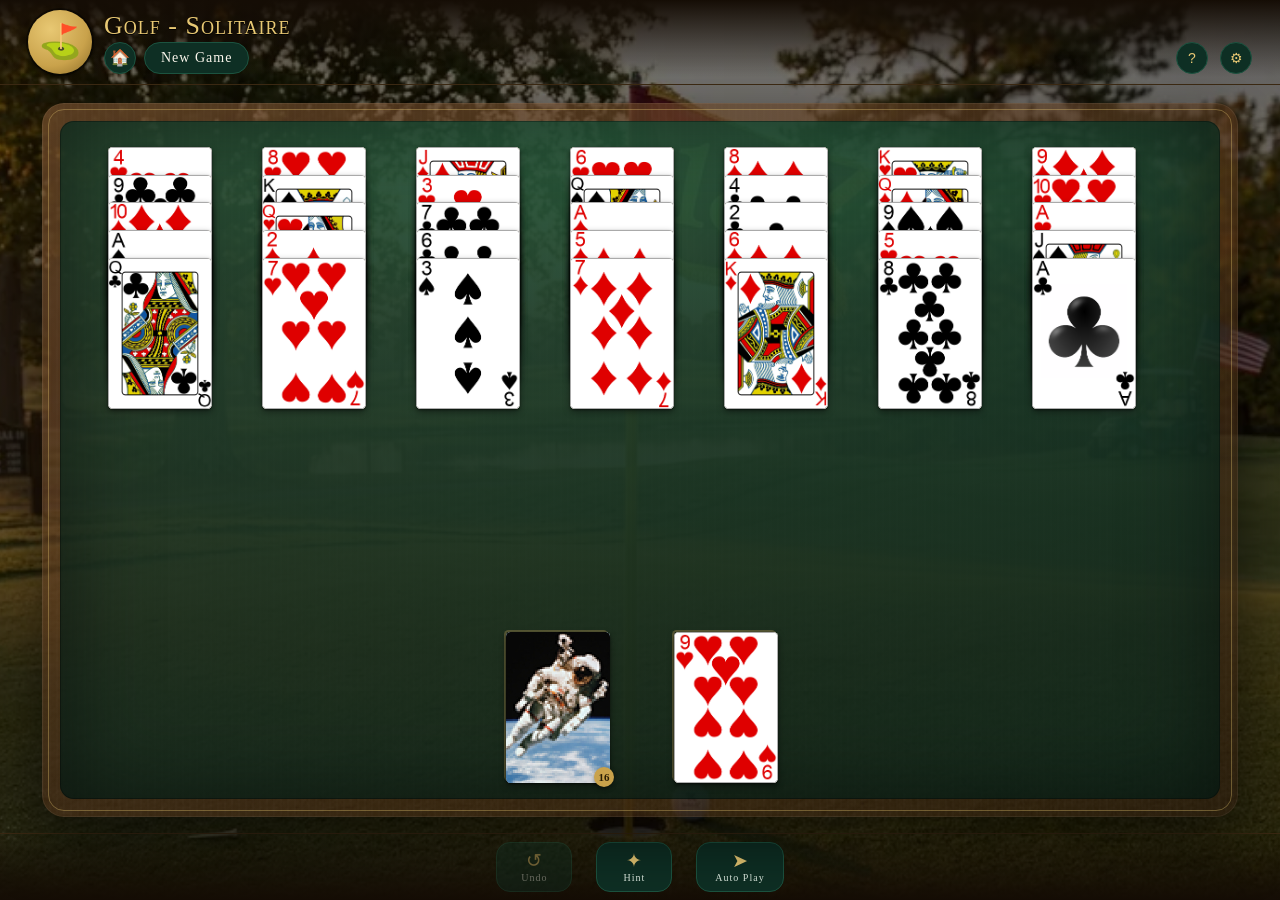
<file: Golf.html>
<!DOCTYPE html>
<!--
    Golf.html
    Written by: Johnathon Largent
    Version 1.1

   Stock + foundation moved down to a bottom-row (traditional Golf
   layout — tableau up top, draw/waste pile at the bottom), same
   table-felt-as-flex-column + margin-top:auto technique Spider uses
   for its own bottom row, instead of the Klondike-style top-row this
   first build launched with. Also adds a Settings toggle for wrap
   (Easy Golf variant: Ace plays on King and King plays on Ace) — off
   by default so traditional no-wrap rules still apply out of the box.
-->
<!--
  Golf — built on the shared engine.js + styles.css extracted from
  Klondike/FreeCell. This file only contains what's actually specific
  to Golf: the 7x5 tableau deal, the single foundation pile, the
  rank-adjacency rule (no wrap unless the Wrap setting is on), and
  scoring. Everything else — drag/drop, click-to-move, undo, settings
  shell, hint pulse/toast, win cascade, screen-fit sizing, card asset
  loading/fallback — comes from engine.js untouched, so a fix made
  there benefits every game in the suite automatically.
-->
<html lang="en">
<head>
<meta charset="UTF-8">
<meta name="viewport" content="width=device-width, initial-scale=1.0, maximum-scale=1, user-scalable=no">
<title>Golf</title>
<link rel="preload" as="image" href="images/Golf.webp">
<link rel="stylesheet" href="styles.css">
<style>
  /* Golf-only background: swaps the shared black/vignette body
     background (see html,body in styles.css) for this preloaded
     photo, just for this game — same treatment FreeCell/Spider use
     for their own backgrounds. The wood frame + green felt
     (.table-frame / .table-felt) sit on their own elements on top of
     this, already see-through via --table-opacity, so the photo shows
     through the whole table, not just the margins around it. */
  html,body{
    background-image: linear-gradient(rgba(8,5,2,.55), rgba(8,5,2,.7)), url('images/Golf.webp');
    background-size: cover;
    background-position: center;
    background-attachment: fixed;
  }

  /* No dedicated cropped-photo crest exists yet for Golf (the
     Klondike/Spider/FreeCell crests are each hand-measured against
     their own reference image) — a plain glyph crest on the shared
     brass circle keeps things looking finished in the meantime, and
     can be swapped for a photo crop later the same way those were. */
  .brand .crest::before{ content:'\26F3'; }

  /* Small numeric badge overlaid on the stock pile showing exactly
     how many draws are left (Golf draws one card at a time, unlike
     Spider's 10-card deals, so this is just state.stock.length) —
     same idea/markup as Spider's own .stock-badge. */
  .stock-badge{
    position:absolute; bottom:-8px; right:-8px; z-index:5;
    background: var(--brass); color:#2a1e05; font-weight:bold;
    font-size:11px; min-width:20px; height:20px; border-radius:10px;
    display:flex; align-items:center; justify-content:center;
    box-shadow: 0 2px 4px rgba(0,0,0,.4); pointer-events:none;
    padding:0 4px;
  }

  /* table-felt becomes its own flex column so the bottom row can be
     pinned to the true bottom edge via margin-top:auto below — same
     technique Spider uses for its own draw pile, instead of the
     shared .top-row every other game uses. Real Golf traditionally
     puts the stock/waste at the bottom of the layout, under the
     tableau, not up top. */
  .table-felt{ display:flex; flex-direction:column; }
  .bottom-row{ justify-content:center; align-items:flex-end; gap: clamp(24px,6vw,64px); margin-top:auto; padding-top: clamp(10px,2vw,20px); }
</style>
</head>
<body>

<header>
  <div class="brand">
    <div class="crest" aria-hidden="true"></div>
    <div class="brand-text">
      <h1>Golf<span class="title-suffix"> - Solitaire</span></h1>
      <div class="brand-actions">
        <a class="home-btn" href="./" title="Home" aria-label="Home">🏠</a>
        <button class="textbtn newgame-btn" id="btn-newgame">New Game</button>
      </div>
    </div>
  </div>
  <div class="hud">
    <button class="iconbtn" id="btn-help" title="How to play">?</button>
    <button class="iconbtn" id="btn-settings" title="Settings">⚙</button>
  </div>
</header>

<div class="stage">
  <div class="table-frame">
    <div class="table-felt">
      <div class="row tableau-row" id="tableau"></div>
      <div class="row bottom-row">
        <div class="stockwaste">
          <div class="pile slot" id="pile-stock" data-type="stock">
            <div class="slot-mark">⛳</div>
            <div class="stock-badge" id="stock-badge" style="display:none;"></div>
          </div>
        </div>
        <div class="foundations">
          <div class="pile slot" id="pile-foundation" data-type="foundation"><div class="slot-mark">⛳</div></div>
        </div>
      </div>
    </div>
  </div>
</div>

<div class="hint-toast" id="hint-toast"></div>

<div class="bottombar">
  <div class="chip" id="chip-score" style="display:none">STROKES <b id="score-val">0</b></div>
  <div class="bottombar-actions">
    <button class="bottombtn" id="btn-undo" title="Undo"><span class="bicon">↺</span><span class="blabel">Undo</span></button>
    <button class="bottombtn" id="btn-hint" title="Hint"><span class="bicon">✦</span><span class="blabel">Hint</span></button>
    <button class="bottombtn" id="btn-automove" title="Play any forced single moves"><span class="bicon">➤</span><span class="blabel">Auto Play</span></button>
  </div>
  <div class="chip" id="chip-time" style="display:none">TIME <b id="time-val">0:00</b></div>
</div>

<div class="winmask" id="winmask">
  <div class="winmask-modal">
    <h2>Course Clear!</h2>
    <p id="win-sub">Cleared in — </p>
    <button class="textbtn primary" style="padding:10px 24px;" id="win-newgame">Play Again</button>
  </div>
</div>

<div class="winmask" id="nomovesmask">
  <h2>No More Moves</h2>
  <p>Looks like the round is over.</p>
  <p id="nomoves-sub" style="margin-top:-4px;"></p>
  <div style="display:flex; gap:12px;">
    <button class="textbtn" style="padding:10px 20px;" id="nomoves-undo">Undo Last Move</button>
    <button class="textbtn primary" style="padding:10px 20px;" id="nomoves-newgame">New Game</button>
  </div>
</div>

<div class="overlay" id="confirm-overlay">
  <div class="modal" style="text-align:center;">
    <h3>Start New Game?</h3>
    <div class="sub" style="margin-bottom:6px;">Your current game will be lost.</div>
    <div class="modal-actions">
      <button class="textbtn" id="confirm-cancel">Cancel</button>
      <button class="textbtn primary" id="confirm-yes">Start New Game</button>
    </div>
  </div>
</div>

<div class="overlay" id="help-overlay">
  <div class="modal">
    <h3>How to Play</h3>
    <div class="sub">Golf Solitaire</div>
    <ul style="margin:0 0 16px; padding-left:18px; font-size:14px; line-height:1.7; color:#e7f2ea;">
      <li>Play the exposed (bottom) card of any tableau column onto the foundation pile if it's exactly <b>one rank higher or lower</b> — suit doesn't matter.</li>
      <li>Ranks never wrap: a King can't take an Ace, and an Ace can't take a King — unless you turn on Wrap in Settings (Easy Golf variant).</li>
      <li>Tap the stock pile to flip a new card onto the foundation when you're stuck. There's no reshuffle — once the stock runs out, that's it.</li>
      <li>Clear all 7 columns to win. If you run out of moves with cards still on the table, the round ends there.</li>
      <li><b>Undo</b> reverses your last move. <b>Hint</b> highlights one move you can currently make. <b>Auto Play</b> plays any column that's currently the only one able to move.</li>
      <li>Score follows real Golf scoring: strokes = stock draws + cards left on the table. Lower is better — zero is a perfect round.</li>
    </ul>
    <div class="modal-actions">
      <button class="textbtn primary" id="help-close" style="flex:1;">Got it</button>
    </div>
  </div>
</div>

<div class="overlay" id="settings-overlay">
  <div class="modal">
    <h3>Settings</h3>
    <div class="sub">Card back applies instantly. Timer/strokes too.</div>

    <div class="field">
      <label>Card Back</label>
      <div class="backpicker" id="back-picker">
        <div class="backswatch" data-val="back_6.webp"><img src="cards/back_6.webp" alt="Back 6"></div>
        <div class="backswatch" data-val="back_7.webp"><img src="cards/back_7.webp" alt="Back 7"></div>
        <div class="backswatch" data-val="back_9.webp"><img src="cards/back_9.webp" alt="Back 9"></div>
        <div class="backswatch" data-val="back_10.webp"><img src="cards/back_10.webp" alt="Back 10"></div>
      </div>
    </div>

    <div class="field">
      <div class="toggrow">
        <span>Show Timer</span>
        <label class="switch"><input type="checkbox" id="tog-timer"><span class="slider"></span></label>
      </div>
    </div>
    <div class="field">
      <div class="toggrow">
        <span>Show Strokes</span>
        <label class="switch"><input type="checkbox" id="tog-score"><span class="slider"></span></label>
      </div>
    </div>
    <div class="field">
      <div class="toggrow">
        <span>Allow Wrap (A↔K)</span>
        <label class="switch"><input type="checkbox" id="tog-wrap"><span class="slider"></span></label>
      </div>
      <div class="fieldnote">Easy Golf variant: lets an Ace play on a King and a King play on an Ace. Off by default to match traditional rules.</div>
    </div>

    <div class="field">
      <label>Testing</label>
      <button class="textbtn" id="settings-preview-win" style="width:100%;">Preview Win Screen</button>
      <div class="fieldnote">Plays the win cascade + dialog without touching your current game.</div>
    </div>

    <div class="field">
      <label>About</label>
      <div class="fieldnote" id="version-info" style="margin-top:0;"></div>
    </div>

    <div class="modal-actions">
      <button class="textbtn" id="settings-cancel">Cancel</button>
      <button class="textbtn" id="settings-apply">Apply</button>
      <button class="textbtn primary" id="settings-newgame">Apply &amp; New Game</button>
    </div>
  </div>
</div>

<script src="engine.js"></script>
<script>
(function(){
"use strict";
const E = window.SEngine;
const PAGE_VERSION = '1.1';

/* =========================================================
   GAME STATE
   ========================================================= */
const state = {
  showTimer: false,
  showScore: false,
  wrapEnabled: false,
  backStyle: 'back_10.webp',
  stock: [],
  foundation: [],
  tableau: [[],[],[],[],[],[],[]],
  strokes: 0,
  seconds: 0,
  timerHandle: null,
  cascadePlayed: false
};
const pendingSettings = { showTimer:false, showScore:false, wrapEnabled:false, backStyle:'back_10.webp' };
const KNOWN_BACK_FILES = ['back_6.webp','back_7.webp','back_9.webp','back_10.webp'];

/* =========================================================
   RULES
   Suit never matters in Golf — only rank adjacency. Ranks don't wrap
   by default (no Ace-on-King or King-on-Ace) — the Wrap setting
   (Easy Golf variant, off by default) makes that one pair adjacent
   too, on top of the normal +/-1 check.
   ========================================================= */
function canPlayOnFoundation(card, topCard){
  if(!topCard) return false;
  if(Math.abs(E.rankValue(card.rank) - E.rankValue(topCard.rank)) === 1) return true;
  if(state.wrapEnabled){
    const isAK = (card.rank==='A' && topCard.rank==='K') || (card.rank==='K' && topCard.rank==='A');
    if(isAK) return true;
  }
  return false;
}
function findPileArray(pileType, key){
  if(pileType==='tableau') return state.tableau[key];
  if(pileType==='foundation') return state.foundation;
  if(pileType==='stock') return state.stock;
  return null;
}
// Every tableau column whose exposed (bottom/top-of-array) card is
// currently playable onto the foundation — used by the hint scanner,
// the no-moves check, and Auto Play's "only one option" guard.
function findPlayableColumns(){
  const top = state.foundation[state.foundation.length-1];
  const cols = [];
  for(let c=0;c<7;c++){
    const pile = state.tableau[c];
    if(!pile.length) continue;
    if(canPlayOnFoundation(pile[pile.length-1], top)) cols.push(c);
  }
  return cols;
}
function drawFromStock(){
  if(!state.stock.length) return; // no redeal in Golf — one pass only
  undo.push();
  const c = state.stock.pop();
  c.faceUp = true;
  state.foundation.push(c);
  state.strokes++;
  renderAll();
}
function canMoveExact(fromType, fromKey, fromIndex, toType, toKey){
  if(fromType!=='tableau' || toType!=='foundation') return false;
  const pile = state.tableau[fromKey];
  if(!pile || fromIndex !== pile.length-1) return false;
  const card = pile[fromIndex];
  const top = state.foundation[state.foundation.length-1];
  return canPlayOnFoundation(card, top);
}
// No widening in Golf — a column only ever offers its single exposed
// card, there's no run to search back through the way Klondike does.
function canMoveWithWiden(fromType, fromKey, fromIndex, toType, toKey){
  return canMoveExact(fromType, fromKey, fromIndex, toType, toKey) ? fromIndex : -1;
}
function tryMove(fromType, fromKey, fromIndex, toType, toKey){
  if(!canMoveExact(fromType, fromKey, fromIndex, toType, toKey)) return false;
  undo.push();
  const pile = state.tableau[fromKey];
  const card = pile.pop();
  state.foundation.push(card);
  renderAll();
  return true;
}
function tryMoveAuto(fromType, fromKey, fromIndex, toType, toKey){
  const idx = canMoveWithWiden(fromType, fromKey, fromIndex, toType, toKey);
  if(idx<0) return false;
  return tryMove(fromType, fromKey, idx, toType, toKey);
}
function autoMoveToFoundation(fromType, fromKey, fromIndex){
  if(fromType!=='tableau') return false;
  return tryMoveAuto(fromType, fromKey, fromIndex, 'foundation', 'foundation');
}
// Auto Play only ever takes a move when exactly one column can move —
// a genuinely forced play, not a choice the player would want made
// for them. The moment two or more columns are both playable, it
// stops and leaves the decision to the player.
function autoMoveAll(){
  let movedAny = false, guard = 0;
  while(guard<200){
    guard++;
    const cols = findPlayableColumns();
    if(cols.length!==1) break;
    const c = cols[0];
    if(!tryMove('tableau', c, state.tableau[c].length-1, 'foundation', 'foundation')) break;
    movedAny = true;
  }
  return movedAny;
}

/* =========================================================
   HINT / NO-MOVES SCANNER
   ========================================================= */
function findAnyMove(){
  const cols = findPlayableColumns();
  if(cols.length) return {type:'tableau-foundation', fromKey:cols[0]};
  if(state.stock.length) return {type:'draw'};
  return null;
}
function findCardEl(pileType, pileKey, index){
  return document.querySelector('.card[data-pile="'+pileType+'"][data-key="'+pileKey+'"][data-index="'+index+'"]');
}
function showHint(){
  const move = findAnyMove();
  const toastEl = document.getElementById('hint-toast');
  if(!move){ E.showToast(toastEl, "No moves left — try Undo or New Game."); return; }
  if(move.type==='draw'){
    E.showToast(toastEl, 'Draw from the stock.');
    E.pulse(document.getElementById('pile-stock'));
    return;
  }
  const col = move.fromKey;
  E.showToast(toastEl, 'Play the exposed card in column '+(col+1)+'.');
  E.pulse(findCardEl('tableau', col, state.tableau[col].length-1));
}

/* =========================================================
   RENDER
   ========================================================= */
function ensureTableauCols(){
  const row = document.getElementById('tableau');
  if(row.children.length===7) return;
  row.innerHTML = '';
  for(let i=0;i<7;i++){
    const col = document.createElement('div');
    col.className = 'tcol';
    col.dataset.index = i;
    col.innerHTML = '<div class="pile slot"></div>';
    row.appendChild(col);
  }
}
function makeCardEl(card, pileType, pileKey, index, covered){
  return E.makeCardEl(card, pileType, pileKey, index, covered, state.backStyle, E.attachCardEvents);
}
function renderAll(){
  E.purgeStrayCards();
  ensureTableauCols();
  E.fitBoard({
    columns: 7,
    getMaxStackDepth: ()=> Math.max(5, ...state.tableau.map(c=>c.length)),
    minStackForFit: 5
  });
  renderHUD();
  renderStock();
  renderFoundation();
  renderTableau();
  const won = checkWin();
  if(!won) checkNoMoves();
}
function renderHUD(){
  document.getElementById('score-val').textContent = state.strokes;
  const m = Math.floor(state.seconds/60), s = state.seconds%60;
  document.getElementById('time-val').textContent = m+':'+String(s).padStart(2,'0');
}
function renderStock(){
  const p = document.getElementById('pile-stock');
  p.querySelectorAll('.card').forEach(e=>e.remove());
  if(state.stock.length){
    const top = state.stock[state.stock.length-1];
    const fake = {id:'stocktop', rank:top.rank, suit:top.suit, faceUp:false};
    p.appendChild(makeCardEl(fake,'stock','stock',state.stock.length-1));
  }
  const badge = document.getElementById('stock-badge');
  badge.textContent = state.stock.length;
  badge.style.display = state.stock.length>0 ? 'flex' : 'none';
}
function renderFoundation(){
  const p = document.getElementById('pile-foundation');
  p.querySelectorAll('.card').forEach(e=>e.remove());
  if(state.foundation.length){
    const i = state.foundation.length-1;
    p.appendChild(makeCardEl(state.foundation[i],'foundation','foundation',i));
  }
}
function renderTableau(){
  const metrics = E.cardMetrics(0.183);
  for(let c=0;c<7;c++){
    const col = document.querySelector('.tcol[data-index="'+c+'"]');
    col.querySelectorAll('.card').forEach(e=>e.remove());
    const pile = state.tableau[c];
    pile.forEach((card, i)=>{
      const el = makeCardEl(card,'tableau',c,i, i<pile.length-1);
      el.style.top = (i*metrics.overlap)+'px';
      col.appendChild(el);
    });
    E.setColumnHeight(col, pile.length, metrics);
  }
}

/* =========================================================
   WIN + CASCADE + GAME OVER
   ========================================================= */
function tableauLeft(){ return state.tableau.reduce((n,col)=>n+col.length,0); }
function checkWin(){
  if(tableauLeft()===0){
    clearInterval(state.timerHandle);
    if(!state.cascadePlayed){
      state.cascadePlayed = true;
      launchCascade();
      const m = Math.floor(state.seconds/60), s = state.seconds%60;
      document.getElementById('win-sub').textContent = state.showTimer
        ? ('Cleared in '+m+':'+String(s).padStart(2,'0')+(state.showScore? ' · '+state.strokes+' strokes':''))
        : (state.showScore ? (state.strokes+' strokes') : 'Well played.');
      document.getElementById('win-newgame').textContent = 'Play Again';
      setTimeout(()=>{ document.getElementById('winmask').classList.add('show'); }, 1400);
    }
    return true;
  }
  return false;
}
function checkNoMoves(){
  const mask = document.getElementById('nomovesmask');
  if(state.stock.length===0 && findPlayableColumns().length===0){
    const left = tableauLeft();
    document.getElementById('nomoves-sub').textContent =
      left+' left on the table · '+state.strokes+' draws · score '+(state.strokes+left);
    mask.classList.add('show');
  } else {
    mask.classList.remove('show');
  }
}
function launchCascade(){
  const source = document.getElementById('pile-foundation');
  const cards = state.foundation.slice().reverse().map(card=>({ card, sourceEl: source }));
  E.startWinCascade(cards, (card,covered)=>E.buildFaceEl(card,covered), ()=>E.cardMetrics(0.183),
    { stagger: 70, gravity: 0.3, bounceDamp: 0.6, trail: true, sequential: true, sequentialMaxWait: 150 });
}
let previewingWin = false;
let previewCascadeLayer = null;
function previewWinScreen(){
  previewingWin = true;
  const deck = E.shuffle(E.buildDeck());
  deck.forEach(c=> c.faceUp = true);
  const source = document.getElementById('pile-foundation');
  const cards = deck.map(card=>({ card, sourceEl: source }));
  previewCascadeLayer = E.startWinCascade(cards, (card,covered)=>E.buildFaceEl(card,covered), ()=>E.cardMetrics(0.183),
    { stagger: 70, gravity: 0.3, bounceDamp: 0.6, trail: true, sequential: true, sequentialMaxWait: 150 });
  document.getElementById('win-sub').textContent = 'Preview — not a real win';
  document.getElementById('win-newgame').textContent = 'Close Preview';
  setTimeout(()=>{ document.getElementById('winmask').classList.add('show'); }, 1400);
}

/* =========================================================
   UNDO / TIMER / HUD
   ========================================================= */
const undo = E.createUndoStack(
  ()=>({ stock: state.stock, foundation: state.foundation, tableau: state.tableau, strokes: state.strokes }),
  (snap)=>{ state.stock=snap.stock; state.foundation=snap.foundation; state.tableau=snap.tableau; state.strokes=snap.strokes; E.clearSelection(); renderAll(); },
  document.getElementById('btn-undo')
);
function syncTimerInterval(){
  clearInterval(state.timerHandle);
  if(state.showTimer) state.timerHandle = setInterval(()=>{ state.seconds++; renderHUD(); }, 1000);
}
function applyHudVisibility(){ E.applyHudVisibility(state); }

/* =========================================================
   DEAL / NEW GAME
   ========================================================= */
function newGame(){
  clearInterval(state.timerHandle);
  state.showTimer = pendingSettings.showTimer;
  state.showScore = pendingSettings.showScore;
  state.wrapEnabled = pendingSettings.wrapEnabled;
  state.backStyle = pendingSettings.backStyle;

  const deck = E.shuffle(E.buildDeck());
  state.tableau = [[],[],[],[],[],[],[]];
  for(let row=0; row<5; row++){
    for(let col=0; col<7; col++){
      const card = deck.pop();
      card.faceUp = true;
      state.tableau[col].push(card);
    }
  }
  state.stock = deck; // remaining 17
  const first = state.stock.pop();
  first.faceUp = true;
  state.foundation = [first];
  state.strokes = 0;
  state.seconds = 0;
  state.cascadePlayed = false;
  undo.reset();
  E.clearSelection();
  const oldCascade = document.getElementById('cascade-layer');
  if(oldCascade) oldCascade.remove();

  document.getElementById('winmask').classList.remove('show');
  document.getElementById('nomovesmask').classList.remove('show');
  applyHudVisibility();
  syncTimerInterval();
  renderAll();
}

/* =========================================================
   INTERACTION WIRING
   ========================================================= */
function isCardMovable(card, pileType, pileKey, index){
  if(pileType!=='tableau') return false; // foundation/stock cards never move
  const pile = state.tableau[pileKey];
  return index === pile.length-1;
}
function resolveDropTarget(x,y){
  const el = document.elementFromPoint(x,y);
  if(!el) return null;
  const slot = el.closest('#pile-foundation');
  if(slot) return { type:'foundation', key:'foundation', highlightEl:slot };
  return null;
}
function getAllZones(){
  const el = document.getElementById('pile-foundation');
  return el ? [{type:'foundation', key:'foundation', el}] : [];
}
const resolveHoverTargetPadded = E.makePaddedResolver(getAllZones, 30);

E.initInteractions({
  findPileArray,
  isCardMovable,
  resolveDropTarget,
  resolveHoverTargetPadded,
  canMoveWithWiden,
  tryMoveAuto,
  autoMoveToFoundation,
  onRenderNeeded: renderAll
});

document.getElementById('pile-stock').addEventListener('click', ()=>{ E.clearSelection(); drawFromStock(); });
document.getElementById('pile-foundation').addEventListener('click', ()=>{
  const sel = E.getSelected();
  if(sel){ tryMoveAuto(sel.pileType, sel.pileKey, sel.index, 'foundation', 'foundation'); E.clearSelection(); }
});

/* =========================================================
   SETTINGS / DIALOGS
   ========================================================= */
const settingsShell = E.wireSettingsShell({
  state, pendingSettings,
  overlayEl: document.getElementById('settings-overlay'),
  backPickerSwatchSelector: '.backswatch',
  togTimerEl: document.getElementById('tog-timer'),
  togScoreEl: document.getElementById('tog-score'),
  applyHudVisibility, syncTimerInterval,
  onRenderNeeded: renderAll,
  extraSnapshot: ()=>({ wrapEnabled: pendingSettings.wrapEnabled }),
  extraRestore: (snap)=>{
    pendingSettings.wrapEnabled = snap.wrapEnabled;
    state.wrapEnabled = snap.wrapEnabled;
    document.getElementById('tog-wrap').checked = snap.wrapEnabled;
    renderAll();
  },
  extraOnOpen: ()=>{
    pendingSettings.wrapEnabled = state.wrapEnabled;
    document.getElementById('tog-wrap').checked = state.wrapEnabled;
    refreshVersionInfo();
  }
});
document.getElementById('tog-wrap').addEventListener('change', (e)=>{
  pendingSettings.wrapEnabled = e.target.checked;
  state.wrapEnabled = e.target.checked;
  renderAll(); // legality just changed — re-check hint/no-moves state immediately
});
function refreshVersionInfo(){
  const stylesVersion = E.getStylesheetVersion() || 'unknown';
  document.getElementById('version-info').textContent =
    'Golf.html v'+PAGE_VERSION+' · engine.js v'+E.ENGINE_VERSION+' · styles.css v'+stylesVersion;
}
document.getElementById('btn-settings').addEventListener('click', settingsShell.open);
document.getElementById('settings-cancel').addEventListener('click', ()=>{
  settingsShell.revert();
  document.getElementById('settings-overlay').classList.remove('show');
});
document.getElementById('settings-apply').addEventListener('click', ()=>{
  document.getElementById('settings-overlay').classList.remove('show');
});
document.getElementById('settings-newgame').addEventListener('click', ()=>{
  document.getElementById('settings-overlay').classList.remove('show');
  newGame();
});
document.getElementById('settings-preview-win').addEventListener('click', ()=>{
  document.getElementById('settings-overlay').classList.remove('show');
  previewWinScreen();
});
document.getElementById('win-newgame').addEventListener('click', ()=>{
  document.getElementById('winmask').classList.remove('show');
  if(previewCascadeLayer){ previewCascadeLayer.remove(); previewCascadeLayer = null; }
  if(previewingWin){
    previewingWin = false;
    document.getElementById('win-newgame').textContent = 'Play Again';
    return; // real game underneath was never touched — just close the dialog
  }
  newGame();
});
document.getElementById('btn-undo').addEventListener('click', ()=> undo.undo());
document.getElementById('btn-automove').addEventListener('click', ()=>{ E.clearSelection(); autoMoveAll(); });
document.getElementById('btn-hint').addEventListener('click', ()=>{ E.clearSelection(); showHint(); });

const confirmOverlay = document.getElementById('confirm-overlay');
document.getElementById('btn-newgame').addEventListener('click', ()=> confirmOverlay.classList.add('show'));
document.getElementById('confirm-cancel').addEventListener('click', ()=> confirmOverlay.classList.remove('show'));
document.getElementById('confirm-yes').addEventListener('click', ()=>{ confirmOverlay.classList.remove('show'); newGame(); });
confirmOverlay.addEventListener('click', (e)=>{ if(e.target===confirmOverlay) confirmOverlay.classList.remove('show'); });

document.getElementById('nomoves-undo').addEventListener('click', ()=>{
  document.getElementById('nomovesmask').classList.remove('show');
  undo.undo();
});
document.getElementById('nomoves-newgame').addEventListener('click', ()=>{
  document.getElementById('nomovesmask').classList.remove('show');
  newGame();
});

const helpOverlay = document.getElementById('help-overlay');
document.getElementById('btn-help').addEventListener('click', ()=> helpOverlay.classList.add('show'));
document.getElementById('help-close').addEventListener('click', ()=> helpOverlay.classList.remove('show'));
helpOverlay.addEventListener('click', (e)=>{ if(e.target===helpOverlay) helpOverlay.classList.remove('show'); });

let resizeTimer = null;
window.addEventListener('resize', ()=>{
  clearTimeout(resizeTimer);
  resizeTimer = setTimeout(()=>{
    E.fitBoard({ columns:7, getMaxStackDepth:()=>Math.max(5,...state.tableau.map(c=>c.length)), minStackForFit:5 });
  }, 100);
});

/* =========================================================
   INIT
   ========================================================= */
E.preloadAllCardImages(KNOWN_BACK_FILES);
ensureTableauCols();
newGame();

})();
</script>
</body>
</html>
</file>
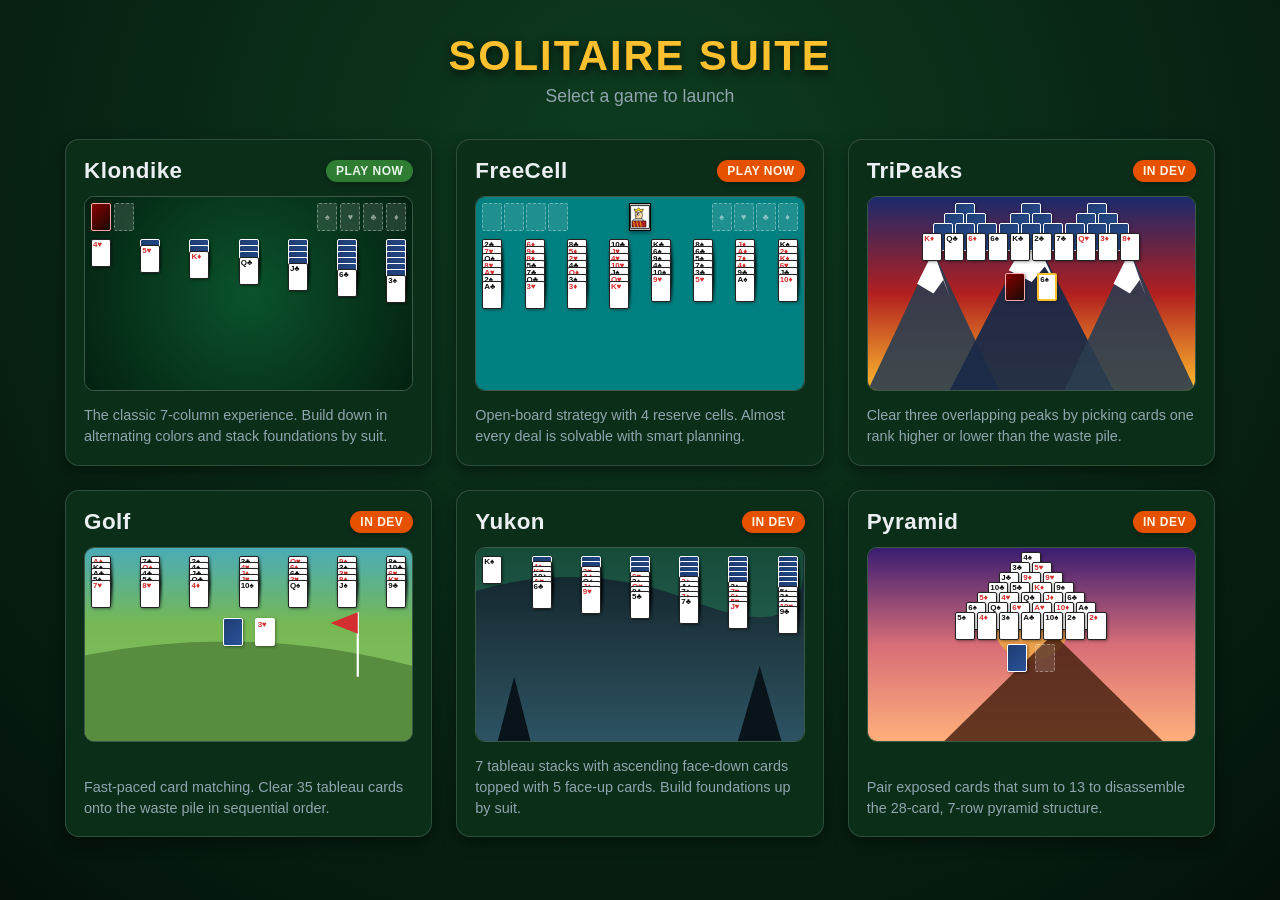
<file: index2.html>
<!DOCTYPE html>
<html lang="en">
<head>
    <meta charset="UTF-8">
    <meta name="viewport" content="width=device-width, initial-scale=1.0">
    <title>Solitaire Suite</title>
    <style>
        :root {
            --bg-color: #061c0f;
            --card-bg: #0b2e19;
            --card-hover: #124024;
            --accent-gold: #fbc02d;
            --text-light: #eceff1;
            --text-dim: #90a4ae;
            --border-color: rgba(255, 255, 255, 0.15);
        }

        * {
            box-sizing: border-box;
            margin: 0;
            padding: 0;
            user-select: none;
            font-family: -apple-system, BlinkMacSystemFont, "Segoe UI", Roboto, Helvetica, Arial, sans-serif;
        }

        body {
            background-color: var(--bg-color);
            background-image: radial-gradient(circle at 50% 20%, #0d3d20 0%, #04120a 100%);
            color: var(--text-light);
            min-height: 100vh;
            display: flex;
            flex-direction: column;
            align-items: center;
            padding: 32px 16px;
        }

        header {
            text-align: center;
            margin-bottom: 32px;
        }

        header h1 {
            font-size: 2.6rem;
            letter-spacing: 2px;
            color: var(--accent-gold);
            text-shadow: 0 3px 10px rgba(0,0,0,0.7);
            margin-bottom: 6px;
            text-transform: uppercase;
        }

        header p {
            color: var(--text-dim);
            font-size: 1.1rem;
        }

        .picker-grid {
            display: grid;
            grid-template-columns: repeat(auto-fit, minmax(330px, 1fr));
            gap: 24px;
            width: 100%;
            max-width: 1150px;
        }

        .game-card {
            background-color: var(--card-bg);
            border: 1px solid var(--border-color);
            border-radius: 14px;
            padding: 18px;
            text-decoration: none;
            color: inherit;
            display: flex;
            flex-direction: column;
            justify-content: space-between;
            position: relative;
            overflow: hidden;
            transition: transform 0.2s ease, background-color 0.2s ease, box-shadow 0.2s ease;
            box-shadow: 0 6px 16px rgba(0,0,0,0.4);
            cursor: pointer;
        }

        .game-card:hover {
            transform: translateY(-5px);
            background-color: var(--card-hover);
            box-shadow: 0 12px 28px rgba(0,0,0,0.6);
        }

        .card-header {
            display: flex;
            justify-content: space-between;
            align-items: center;
            margin-bottom: 12px;
        }

        .game-title {
            font-size: 1.4rem;
            font-weight: 800;
            letter-spacing: 0.5px;
        }

        .badge {
            font-size: 0.75rem;
            padding: 4px 10px;
            border-radius: 12px;
            font-weight: bold;
            text-transform: uppercase;
            letter-spacing: 0.5px;
        }

        .badge-ready { background-color: #2e7d32; color: #e8f5e9; box-shadow: 0 2px 6px rgba(0,0,0,0.3); }
        .badge-dev { background-color: #e65100; color: #fff3e0; box-shadow: 0 2px 6px rgba(0,0,0,0.3); }

        .preview-canvas {
            height: 195px;
            border-radius: 10px;
            position: relative;
            overflow: hidden;
            margin-bottom: 14px;
            border: 1px solid rgba(255, 255, 255, 0.2);
            box-shadow: inset 0 0 12px rgba(0,0,0,0.5);
            display: flex;
            align-items: center;
            justify-content: center;
        }

        .bg-layer {
            position: absolute;
            top: 0; left: 0; right: 0; bottom: 0;
            z-index: 1;
        }

        .deal-layer {
            position: absolute;
            top: 0; left: 0; right: 0; bottom: 0;
            z-index: 2;
            padding: 6px;
            display: flex;
            flex-direction: column;
            justify-content: flex-start;
            gap: 6px;
        }

        .game-desc {
            font-size: 0.9rem;
            color: var(--text-dim);
            line-height: 1.45;
        }

        /* --- Mini Card Primitives --- */
        .m-card {
            width: 20px;
            height: 28px;
            background: #ffffff;
            border-radius: 2px;
            border: 1px solid #222;
            box-shadow: 1px 1px 3px rgba(0,0,0,0.4);
            font-size: 8px;
            font-weight: bold;
            display: flex;
            align-items: flex-start;
            justify-content: flex-start;
            padding: 1px 1px;
            line-height: 1;
            position: relative;
            flex-shrink: 0;
        }
        .m-card.back {
            background: linear-gradient(135deg, #1e3c72 0%, #2a5298 100%);
            border: 1px solid #fff;
        }
        .m-card.back-red {
            background: linear-gradient(135deg, #870000 0%, #190a05 100%);
            border: 1px solid #ffaaaa;
        }
        .m-card.slot {
            background: rgba(255,255,255,0.12);
            border: 1px dashed rgba(255,255,255,0.35);
            box-shadow: none;
            color: rgba(255,255,255,0.5);
            display: flex;
            align-items: center;
            justify-content: center;
            font-size: 9px;
        }
        .red { color: #d32f2f; }
        .black { color: #111; }

        .cascade-col {
            position: relative;
            width: 20px;
            display: flex;
            flex-direction: column;
        }

        /* --- TriPeaks & Pyramid Grids --- */
        .tripeaks-container {
            display: flex;
            flex-direction: column;
            align-items: flex-start;
            width: 218px;
        }

        .tp-row {
            display: flex;
            position: relative;
            width: 100%;
        }

        .pyramid-container {
            display: flex;
            flex-direction: column;
            align-items: center;
            width: 100%;
            margin-top: -2px;
        }

        .p-row {
            display: flex;
            justify-content: center;
            gap: 2px;
            margin-bottom: -18px;
        }

        /* --- Backgrounds --- */
        .klondike-bg { background: radial-gradient(circle, #0b532c 0%, #032110 100%); }
        .freecell-bg { background: #008080; }
        .tripeaks-bg { background: linear-gradient(to bottom, #1a2a6c, #b21f1f, #fdbb2d); }
        .golf-bg { background: linear-gradient(to bottom, #4bacb8 0%, #76b852 40%, #8DC26F 100%); }
        .yukon-bg { background: linear-gradient(to bottom, #0f2027, #203a43, #2c5364); }
        .pyramid-bg { background: linear-gradient(to bottom, #3a1c71, #d76d77, #ffaf7b); }

        .king-tile-center {
            width: 22px;
            height: 28px;
            background: #c0c0c0;
            border: 1px solid #000;
            display: flex;
            align-items: center;
            justify-content: center;
            margin: 0 4px;
            box-shadow: 0 2px 4px rgba(0,0,0,0.4);
            overflow: hidden;
        }

        #king-head-group {
            transform-origin: 30px 36px;
            transition: transform 0.15s ease-out;
        }

        /* --- Modal & Toast --- */
        .modal-overlay {
            display: none; position: fixed; top: 0; left: 0; right: 0; bottom: 0;
            background: rgba(0, 0, 0, 0.75); z-index: 2000;
            justify-content: center; align-items: center; padding: 16px;
            backdrop-filter: blur(4px);
        }
        .modal-card {
            background: #0c2617; color: #ffffff; border: 1px solid var(--border-color);
            border-radius: 12px; width: 100%; max-width: 380px;
            box-shadow: 0 10px 30px rgba(0,0,0,0.8); overflow: hidden; text-align: center;
            animation: popIn 0.2s ease-out;
        }
        @keyframes popIn { from { transform: scale(0.85); opacity: 0; } to { transform: scale(1); opacity: 1; } }
        .modal-header { background: #05140b; padding: 16px; font-size: 1.1rem; font-weight: bold; color: var(--accent-gold); border-bottom: 1px solid var(--border-color); }
        .modal-body { padding: 24px 20px; display: flex; flex-direction: column; gap: 16px; }
        .modal-body p { color: var(--text-dim); font-size: 0.95rem; line-height: 1.5; }
        .btn-modal { background-color: #2e7d32; border: none; border-radius: 6px; padding: 10px 16px; font-size: 0.95rem; font-weight: bold; color: white; cursor: pointer; }
        #toast { display: none; position: fixed; bottom: 24px; background: #c62828; color: white; padding: 12px 20px; border-radius: 20px; font-size: 0.9rem; box-shadow: 0 4px 12px rgba(0,0,0,0.5); z-index: 3000; }
    </style>
</head>
<body>

    <header>
        <h1>Solitaire Suite</h1>
        <p>Select a game to launch</p>
    </header>

    <div class="picker-grid">

        <!-- 1. KLONDIKE -->
        <div class="game-card" onclick="launchGame('Klondike.html')">
            <div>
                <div class="card-header">
                    <span class="game-title">Klondike</span>
                    <span class="badge badge-ready">Play Now</span>
                </div>
                <div class="preview-canvas">
                    <div class="bg-layer klondike-bg"></div>
                    <div class="deal-layer">
                        <div style="display:flex; justify-content:space-between; width:100%;">
                            <div style="display:flex; gap:3px;">
                                <div class="m-card back-red"></div>
                                <div class="m-card slot"></div>
                            </div>
                            <div style="display:flex; gap:3px;">
                                <div class="m-card slot">♠</div>
                                <div class="m-card slot">♥</div>
                                <div class="m-card slot">♣</div>
                                <div class="m-card slot">♦</div>
                            </div>
                        </div>
                        <div id="klondike-tableau" style="display:flex; justify-content:space-between; width:100%; margin-top:2px;"></div>
                    </div>
                </div>
            </div>
            <p class="game-desc">The classic 7-column experience. Build down in alternating colors and stack foundations by suit.</p>
        </div>

        <!-- 2. FREECELL -->
        <div class="game-card" onclick="launchGame('FreeCell.html')">
            <div>
                <div class="card-header">
                    <span class="game-title">FreeCell</span>
                    <span class="badge badge-dev">Play Now</span>
                </div>
                <div class="preview-canvas">
                    <div class="bg-layer freecell-bg"></div>
                    <div class="deal-layer">
                        <div style="display:flex; justify-content:space-between; align-items:center; width:100%;">
                            <div style="display:flex; gap:2px;">
                                <div class="m-card slot"></div>
                                <div class="m-card slot"></div>
                                <div class="m-card slot"></div>
                                <div class="m-card slot"></div>
                            </div>

                            <div class="king-tile-center">
                                <svg width="22" height="28" viewBox="0 0 60 72" id="king-face">
                                    <rect x="2" y="2" width="56" height="68" fill="#c0c0c0" stroke="#000" stroke-width="2"/>
                                    <rect x="4" y="4" width="52" height="64" fill="#ffffff" />
                                    
                                    <!-- Rotating Head Group (Default Faces Left) -->
                                    <g id="king-head-group">
                                        <path d="M 12 12 L 16 22 L 26 16 L 36 22 L 40 12 L 32 14 L 26 8 L 20 14 Z" fill="#ffd700" stroke="#000" stroke-width="1.5"/>
                                        <path d="M 16 22 Q 14 32 18 42 L 34 42 Q 40 32 36 22 Z" fill="#ffdbac" stroke="#000" stroke-width="1.5"/>
                                        <path d="M 12 42 L 38 42 L 42 48 L 8 48 Z" fill="#ffffff" stroke="#000" stroke-width="1.5"/>
                                        <path d="M 6 48 L 48 48 L 48 66 L 6 66 Z" fill="#b22222" stroke="#000" stroke-width="1.5"/>
                                        <path d="M 10 48 L 14 66 M 20 48 L 24 66 M 30 48 L 34 66" stroke="#ffd700" stroke-width="2"/>
                                        <path d="M 20 30 Q 14 32 20 35" fill="none" stroke="#000" stroke-width="1.5"/>
                                        <ellipse cx="24" cy="28" rx="4" ry="3" fill="#ffffff" stroke="#000" stroke-width="1"/>
                                        <circle id="pupil-win95" cx="23" cy="28" r="1.8" fill="#000000"/>
                                        <path d="M 26 25 L 21 24" stroke="#000" stroke-width="1.5"/>
                                    </g>
                                </svg>
                            </div>

                            <div style="display:flex; gap:2px;">
                                <div class="m-card slot">♠</div>
                                <div class="m-card slot">♥</div>
                                <div class="m-card slot">♣</div>
                                <div class="m-card slot">♦</div>
                            </div>
                        </div>

                        <div id="freecell-tableau" style="display:flex; justify-content:space-between; width:100%; margin-top:2px;"></div>
                    </div>
                </div>
            </div>
            <p class="game-desc">Open-board strategy with 4 reserve cells. Almost every deal is solvable with smart planning.</p>
        </div>

        <!-- 3. TRIPEAKS -->
        <div class="game-card" onclick="showDevModal('TriPeaks')">
            <div>
                <div class="card-header">
                    <span class="game-title">TriPeaks</span>
                    <span class="badge badge-dev">In Dev</span>
                </div>
                <div class="preview-canvas">
                    <div class="bg-layer tripeaks-bg">
                        <svg style="width:100%; height:100%;" viewBox="0 0 100 100" preserveAspectRatio="none">
                            <!-- Mountain 1 (Center at 20%) -->
                            <polygon points="0,100 20,28 40,100" fill="#2c3e50" opacity="0.9"/>
                            <polygon points="20,28 15,45 20,50 23,43 25,52 20,28" fill="#ffffff"/>
                            
                            <!-- Mountain 2 (Center at 50%) -->
                            <polygon points="25,100 50,18 75,100" fill="#1b2a47" opacity="0.95"/>
                            <polygon points="50,18 43,38 50,44 54,36 58,47 50,18" fill="#ffffff"/>
                            
                            <!-- Mountain 3 (Center at 80%) -->
                            <polygon points="60,100 80,28 100,100" fill="#2c3e50" opacity="0.9"/>
                            <polygon points="80,28 75,45 80,50 83,43 85,52 80,28" fill="#ffffff"/>
                        </svg>
                    </div>
                    <div class="deal-layer" style="align-items:center;">
                        <div class="tripeaks-container">
                            <!-- Row 1: 3 Cards (Peak Tops) -->
                            <div class="tp-row" style="margin-bottom:-18px; padding-left:33px; gap:46px;">
                                <div class="m-card back"></div>
                                <div class="m-card back"></div>
                                <div class="m-card back"></div>
                            </div>
                            <!-- Row 2: 6 Cards (3 Pairs) -->
                            <div class="tp-row" style="margin-bottom:-18px; padding-left:22px; gap:24px;">
                                <div style="display:flex; gap:2px;"><div class="m-card back"></div><div class="m-card back"></div></div>
                                <div style="display:flex; gap:2px;"><div class="m-card back"></div><div class="m-card back"></div></div>
                                <div style="display:flex; gap:2px;"><div class="m-card back"></div><div class="m-card back"></div></div>
                            </div>
                            <!-- Row 3: 9 Cards -->
                            <div class="tp-row" style="margin-bottom:-18px; padding-left:11px; gap:2px;">
                                <div class="m-card back"></div><div class="m-card back"></div><div class="m-card back"></div>
                                <div class="m-card back"></div><div class="m-card back"></div><div class="m-card back"></div>
                                <div class="m-card back"></div><div class="m-card back"></div><div class="m-card back"></div>
                            </div>
                            <!-- Row 4: 10 Cards Base -->
                            <div class="tp-row" id="tripeaks-row" style="gap:2px;"></div>
                        </div>

                        <div style="display:flex; gap:12px; margin-top:6px;">
                            <div class="m-card back-red"></div>
                            <div class="m-card black" style="border:2px solid #fbc02d;">6♠</div>
                        </div>
                    </div>
                </div>
            </div>
            <p class="game-desc">Clear three overlapping peaks by picking cards one rank higher or lower than the waste pile.</p>
        </div>

        <!-- 4. GOLF -->
        <div class="game-card" onclick="showDevModal('Golf')">
            <div>
                <div class="card-header">
                    <span class="game-title">Golf</span>
                    <span class="badge badge-dev">In Dev</span>
                </div>
                <div class="preview-canvas">
                    <div class="bg-layer golf-bg">
                        <svg width="100%" height="100%" viewBox="0 0 300 180" preserveAspectRatio="none">
                            <path d="M 0 100 Q 150 70 300 110 L 300 180 L 0 180 Z" fill="#588c3e"/>
                            <line x1="250" y1="60" x2="250" y2="120" stroke="#ffffff" stroke-width="2"/>
                            <polygon points="250,60 225,70 250,80" fill="#d32f2f"/>
                        </svg>
                    </div>
                    <div class="deal-layer">
                        <div id="golf-tableau" style="display:flex; justify-content:space-between; width:100%; margin-top:2px;"></div>
                        <div style="display:flex; gap:12px; margin-top:4px; align-self:center;">
                            <div class="m-card back"></div>
                            <div class="m-card red" style="border:2px solid #fff;">3♥</div>
                        </div>
                    </div>
                </div>
            </div>
            <p class="game-desc">Fast-paced card matching. Clear 35 tableau cards onto the waste pile in sequential order.</p>
        </div>

        <!-- 5. YUKON -->
        <div class="game-card" onclick="showDevModal('Yukon')">
            <div>
                <div class="card-header">
                    <span class="game-title">Yukon</span>
                    <span class="badge badge-dev">In Dev</span>
                </div>
                <div class="preview-canvas">
                    <div class="bg-layer yukon-bg">
                        <svg width="100%" height="100%" viewBox="0 0 300 180" preserveAspectRatio="none">
                            <path d="M 0 40 Q 100 10 200 50 T 300 20 L 300 0 L 0 0 Z" fill="rgba(46, 204, 113, 0.25)"/>
                            <polygon points="20,180 35,120 50,180" fill="#081419"/>
                            <polygon points="240,180 260,110 280,180" fill="#081419"/>
                        </svg>
                    </div>
                    <div class="deal-layer">
                        <div id="yukon-tableau" style="display:flex; justify-content:space-between; width:100%; margin-top:2px;"></div>
                    </div>
                </div>
            </div>
            <p class="game-desc">7 tableau stacks with ascending face-down cards topped with 5 face-up cards. Build foundations up by suit.</p>
        </div>

        <!-- 6. PYRAMID -->
        <div class="game-card" onclick="showDevModal('Pyramid')">
            <div>
                <div class="card-header">
                    <span class="game-title">Pyramid</span>
                    <span class="badge badge-dev">In Dev</span>
                </div>
                <div class="preview-canvas">
                    <div class="bg-layer pyramid-bg">
                        <svg width="100%" height="100%" viewBox="0 0 300 180" preserveAspectRatio="none">
                            <circle cx="150" cy="70" r="35" fill="#fbc02d" opacity="0.6"/>
                            <polygon points="70,180 170,80 270,180" fill="#4a2311" opacity="0.85"/>
                        </svg>
                    </div>
                    <div class="deal-layer" style="align-items:center;">
                        <div class="pyramid-container" id="pyramid-tableau"></div>
                        <div style="display:flex; gap:8px; margin-top:16px;">
                            <div class="m-card back"></div>
                            <div class="m-card slot"></div>
                        </div>
                    </div>
                </div>
            </div>
            <p class="game-desc">Pair exposed cards that sum to 13 to disassemble the 28-card, 7-row pyramid structure.</p>
        </div>

    </div>

    <!-- Development Modal -->
    <div class="modal-overlay" id="dev-modal">
        <div class="modal-card">
            <div class="modal-header">🛠️ Under Construction</div>
            <div class="modal-body">
                <h3 id="modal-game-title" style="color: var(--text-light);">Game Title</h3>
                <p>This solitaire variant is currently in development! Check back soon for updates.</p>
                <button class="btn-modal" onclick="closeDevModal()">Got It</button>
            </div>
        </div>
    </div>

    <!-- Toast Notification -->
    <div id="toast">Requested game was not found. Returned to home.</div>

    <script>
        function launchGame(targetUrl) { window.location.href = targetUrl; }
        function showDevModal(gameName) {
            document.getElementById('modal-game-title').innerText = gameName;
            document.getElementById('dev-modal').style.display = 'flex';
        }
        function closeDevModal() { document.getElementById('dev-modal').style.display = 'none'; }

        const suits = ['♥', '♦', '♠', '♣'];
        const ranks = ['A', '2', '3', '4', '5', '6', '7', '8', '9', '10', 'J', 'Q', 'K'];

        function getShuffledDeck() {
            let deck = [];
            for (let s of suits) {
                for (let r of ranks) {
                    deck.push({ rank: r, suit: s, isRed: (s === '♥' || s === '♦') });
                }
            }
            for (let i = deck.length - 1; i > 0; i--) {
                const j = Math.floor(Math.random() * (i + 1));
                [deck[i], deck[j]] = [deck[j], deck[i]];
            }
            return deck;
        }

        function createCardEl(card) {
            const div = document.createElement('div');
            div.className = `m-card ${card.isRed ? 'red' : 'black'}`;
            div.innerText = `${card.rank}${card.suit}`;
            return div;
        }

        function createBackEl() {
            const div = document.createElement('div');
            div.className = 'm-card back';
            return div;
        }

        function renderKlondike() {
            const deck = getShuffledDeck();
            const container = document.getElementById('klondike-tableau');
            container.innerHTML = '';

            for (let col = 0; col < 7; col++) {
                const cascade = document.createElement('div');
                cascade.className = 'cascade-col';
                for (let b = 0; b < col; b++) {
                    const back = createBackEl();
                    if (b > 0) back.style.marginTop = '-22px';
                    cascade.appendChild(back);
                }
                const card = createCardEl(deck.pop());
                if (col > 0) card.style.marginTop = '-22px';
                cascade.appendChild(card);
                container.appendChild(cascade);
            }
        }

        function renderFreeCell() {
            const deck = getShuffledDeck();
            const container = document.getElementById('freecell-tableau');
            container.innerHTML = '';

            for (let col = 0; col < 8; col++) {
                const cascade = document.createElement('div');
                cascade.className = 'cascade-col';
                const count = col < 4 ? 7 : 6;
                for (let i = 0; i < count; i++) {
                    const card = createCardEl(deck.pop());
                    if (i > 0) card.style.marginTop = '-21px';
                    cascade.appendChild(card);
                }
                container.appendChild(cascade);
            }
        }

        function renderExtras() {
            // TriPeaks Bottom Row
            const triContainer = document.getElementById('tripeaks-row');
            if (triContainer) {
                const deck = getShuffledDeck();
                triContainer.innerHTML = '';
                for (let i = 0; i < 10; i++) {
                    triContainer.appendChild(createCardEl(deck.pop()));
                }
            }

            // Golf Tableau (5 cards per tableau across 7 columns)
            const golfContainer = document.getElementById('golf-tableau');
            if (golfContainer) {
                const deck = getShuffledDeck();
                golfContainer.innerHTML = '';
                for (let c = 0; c < 7; c++) {
                    const cascade = document.createElement('div');
                    cascade.className = 'cascade-col';
                    for (let r = 0; r < 5; r++) {
                        const card = createCardEl(deck.pop());
                        if (r > 0) card.style.marginTop = '-22px';
                        cascade.appendChild(card);
                    }
                    golfContainer.appendChild(cascade);
                }
            }

            // Yukon Tableau
            const yukonContainer = document.getElementById('yukon-tableau');
            if (yukonContainer) {
                const deck = getShuffledDeck();
                yukonContainer.innerHTML = '';
                for (let c = 0; c < 7; c++) {
                    const cascade = document.createElement('div');
                    cascade.className = 'cascade-col';
                    const faceDownCount = c;
                    const faceUpCount = (c === 0) ? 1 : 5;

                    for (let fd = 0; fd < faceDownCount; fd++) {
                        const back = createBackEl();
                        if (fd > 0) back.style.marginTop = '-23px';
                        cascade.appendChild(back);
                    }

                    for (let fu = 0; fu < faceUpCount; fu++) {
                        const card = createCardEl(deck.pop());
                        if (faceDownCount > 0 || fu > 0) card.style.marginTop = '-23px';
                        cascade.appendChild(card);
                    }
                    yukonContainer.appendChild(cascade);
                }
            }

            // Pyramid Tableau
            const pyramidContainer = document.getElementById('pyramid-tableau');
            if (pyramidContainer) {
                const deck = getShuffledDeck();
                pyramidContainer.innerHTML = '';
                for (let row = 1; row <= 7; row++) {
                    const rowDiv = document.createElement('div');
                    rowDiv.className = 'p-row';
                    for (let col = 0; col < row; col++) {
                        rowDiv.appendChild(createCardEl(deck.pop()));
                    }
                    pyramidContainer.appendChild(rowDiv);
                }
            }
        }

        renderKlondike();
        renderFreeCell();
        renderExtras();

        /* --- FreeCell Eye & Head Tracking --- */
        const pupilWin95 = document.getElementById('pupil-win95');
        const kingHeadGroup = document.getElementById('king-head-group');
        const win95Anchor = { x: 23, y: 28 };
        const maxRadiusWin95 = 2.0;

        document.addEventListener('mousemove', (e) => {
            if (pupilWin95 && kingHeadGroup) {
                trackKingFace(kingHeadGroup, pupilWin95, win95Anchor, e.clientX, e.clientY);
            }
        });

        document.addEventListener('mouseleave', () => {
            if (pupilWin95 && kingHeadGroup) {
                kingHeadGroup.style.transform = 'none';
                pupilWin95.setAttribute('cx', win95Anchor.x);
                pupilWin95.setAttribute('cy', win95Anchor.y);
            }
        });

        function trackKingFace(headGroupEl, pupilEl, anchor, mouseX, mouseY) {
            const rect = headGroupEl.getBoundingClientRect();
            const headCenterX = rect.left + rect.width / 2;
            const headCenterY = rect.top + rect.height / 2;

            const deltaX = mouseX - headCenterX;
            const deltaY = mouseY - headCenterY;

            if (deltaX > 40) {
                headGroupEl.style.transform = 'scaleX(-1) translateX(-30px)';
            } else {
                headGroupEl.style.transform = 'none';
            }

            const angle = Math.atan2(deltaY, deltaX);
            const distance = Math.min(Math.hypot(deltaX, deltaY) / 20, maxRadiusWin95);

            pupilEl.setAttribute('cx', anchor.x + Math.cos(angle) * distance);
            pupilEl.setAttribute('cy', anchor.y + Math.sin(angle) * distance);
        }
    </script>
</body>
</html>
</file>
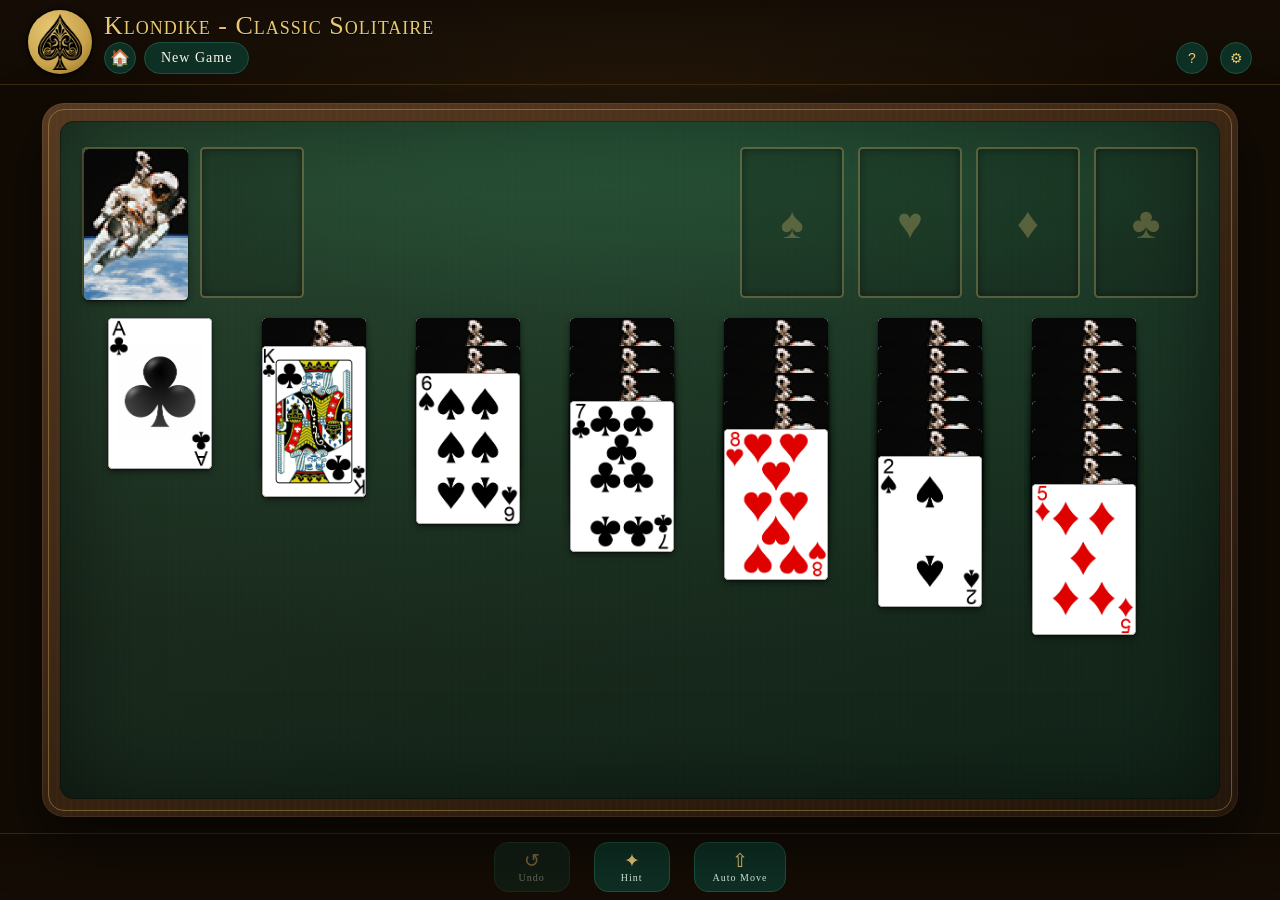
<file: Klondike.html>
<!DOCTYPE html>
<!--
    Klondike.html
    Written by: Johnathon Largent
    Version 2.8

   renderTableau's column-height line now calls engine.js's new shared
   E.setColumnHeight(col, pile.length, metrics) instead of carrying its
   own copy of that formula — same fix as 2.7 below, just moved to the
   one shared place it belonged (see engine.js's changelog).

    Version 2.7

   renderTableau's column height had a stray "+ 8" beyond what the
   card stack actually needs. The .tcol.drop-ok highlight (styles.css)
   already adds its own +/-4px overhang symmetrically around the
   column's real height — this file's extra +8 was on top of that,
   so the glow ended up ~4px past the last card on top but ~12-17px
   past it on the bottom, looking lopsided. Height now matches the
   real card stack exactly.

    Version 2.6

   Switched card back art (KNOWN_BACK_FILES, default backStyle, the
   back-picker swatches) from png to webp to match the new webp card
   set — same filenames, extension only. Face-card art comes from
   engine.js's cardImgSrc(), updated there.
-->
<html lang="en">
<head>
<meta charset="UTF-8">
<meta name="viewport" content="width=device-width, initial-scale=1.0, maximum-scale=1, user-scalable=no">
<title>Klondike</title>
<link rel="preload" as="image" href="images/ace-of-spades-crest.webp">
<link rel="stylesheet" href="styles.css">
<style>
  /* Klondike-only crest: layers the ornate ace-of-spades artwork over
     the shared brass-gradient circle (see .brand .crest in styles.css)
     instead of the plain "♠" text glyph it used to hold. The image is
     pre-cropped/alpha-transparent, sized to 68% so the brass shows
     through around the edges like a medallion. */
  .brand .crest{
    background-image: url('images/ace-of-spades-crest.webp'), radial-gradient(circle at 35% 30%, var(--brass-light), var(--brass) 60%, #8a6a26 100%);
    background-size: 68%, cover;
    background-position: center 46%, center;
    background-repeat: no-repeat, no-repeat;
  }
</style>
</head>
<body>

<header>
  <div class="brand">
    <div class="crest" aria-hidden="true"></div>
    <div class="brand-text">
      <h1>Klondike<span class="title-suffix"> - Classic Solitaire</span></h1>
      <div class="brand-actions">
        <a class="home-btn" href="./" title="Home" aria-label="Home">🏠</a>
        <button class="textbtn newgame-btn" id="btn-newgame">New Game</button>
      </div>
    </div>
  </div>
  <div class="hud">
    <button class="iconbtn" id="btn-help" title="How to play">?</button>
    <button class="iconbtn" id="btn-settings" title="Settings">⚙</button>
  </div>
</header>

<div class="stage">
  <div class="table-frame">
    <div class="table-felt">
      <div class="row top-row">
        <div class="stockwaste">
          <div class="pile slot" id="pile-stock" data-type="stock"><div class="slot-mark">↺</div></div>
          <div class="pile slot" id="pile-waste" data-type="waste"></div>
        </div>
        <div class="foundations">
          <div class="pile slot" data-type="foundation" data-suit="S" id="f-S"><div class="slot-mark">♠</div></div>
          <div class="pile slot" data-type="foundation" data-suit="H" id="f-H"><div class="slot-mark">♥</div></div>
          <div class="pile slot" data-type="foundation" data-suit="D" id="f-D"><div class="slot-mark">♦</div></div>
          <div class="pile slot" data-type="foundation" data-suit="C" id="f-C"><div class="slot-mark">♣</div></div>
        </div>
      </div>
      <div class="row tableau-row" id="tableau"></div>
    </div>
  </div>
</div>

<div class="hint-toast" id="hint-toast"></div>

<div class="bottombar">
  <div class="chip" id="chip-score" style="display:none">SCORE <b id="score-val">0</b></div>
  <div class="bottombar-actions">
    <button class="bottombtn" id="btn-undo" title="Undo"><span class="bicon">↺</span><span class="blabel">Undo</span></button>
    <button class="bottombtn" id="btn-hint" title="Hint"><span class="bicon">✦</span><span class="blabel">Hint</span></button>
    <button class="bottombtn" id="btn-automove" title="Send eligible top cards home"><span class="bicon">⇧</span><span class="blabel">Auto Move</span></button>
    <button class="bottombtn" id="btn-shownext" title="Highlight where each foundation's next card is" style="display:none"><span class="bicon"><img src="images/ace-of-spades-crest.webp" alt=""></span><span class="blabel">Show Next</span></button>
  </div>
  <div class="chip" id="chip-time" style="display:none">TIME <b id="time-val">0:00</b></div>
</div>

<div class="winmask" id="winmask">
  <div class="winmask-modal">
    <h2>You Win!</h2>
    <p id="win-sub">Cleared in — </p>
    <button class="textbtn primary" style="padding:10px 24px;" id="win-newgame">Play Again</button>
  </div>
</div>

<div class="winmask" id="nomovesmask">
  <h2>No More Moves</h2>
  <p>Looks like the game is stuck.</p>
  <div style="display:flex; gap:12px;">
    <button class="textbtn" style="padding:10px 20px;" id="nomoves-undo">Undo Last Move</button>
    <button class="textbtn primary" style="padding:10px 20px;" id="nomoves-newgame">New Game</button>
  </div>
</div>

<div class="overlay" id="confirm-overlay">
  <div class="modal" style="text-align:center;">
    <h3>Start New Game?</h3>
    <div class="sub" style="margin-bottom:6px;">Your current game will be lost.</div>
    <div class="modal-actions">
      <button class="textbtn" id="confirm-cancel">Cancel</button>
      <button class="textbtn primary" id="confirm-yes">Start New Game</button>
    </div>
  </div>
</div>

<div class="overlay" id="help-overlay">
  <div class="modal">
    <h3>How to Play</h3>
    <div class="sub">Klondike Solitaire</div>
    <ul style="margin:0 0 16px; padding-left:18px; font-size:14px; line-height:1.7; color:#e7f2ea;">
      <li>Drag a card (or a valid stack) onto a foundation or another tableau pile.</li>
      <li>Double-tap a card to send it straight to its foundation if possible.</li>
      <li>Tap the stock pile to draw new cards.</li>
      <li>An empty tableau column only accepts a King.</li>
      <li><b>Undo</b> reverses your last move. <b>Hint</b> highlights one move you can currently make. <b>Auto Move</b> sends any currently eligible top cards to their foundations.</li>
    </ul>
    <div class="modal-actions">
      <button class="textbtn primary" id="help-close" style="flex:1;">Got it</button>
    </div>
  </div>
</div>

<div class="overlay" id="settings-overlay">
  <div class="modal">
    <h3>Settings</h3>
    <div class="sub">Card back applies instantly. Timer/score too.</div>

    <div class="field">
      <label>Draw</label>
      <div class="segmented" id="seg-draw">
        <button data-val="1">Draw 1</button>
        <button data-val="3">Draw 3</button>
      </div>
      <div class="fieldnote" id="draw-note" style="display:none;">Cards already drawn this game — draw count will apply on your next New Game.</div>
    </div>

    <div class="field">
      <label>Card Back</label>
      <div class="backpicker" id="back-picker">
        <div class="backswatch" data-val="back_6.webp"><img src="cards/back_6.webp" alt="Back 6"></div>
        <div class="backswatch" data-val="back_7.webp"><img src="cards/back_7.webp" alt="Back 7"></div>
        <div class="backswatch" data-val="back_9.webp"><img src="cards/back_9.webp" alt="Back 9"></div>
        <div class="backswatch" data-val="back_10.webp"><img src="cards/back_10.webp" alt="Back 10"></div>
      </div>
    </div>

    <div class="field">
      <div class="toggrow">
        <span>Show Timer</span>
        <label class="switch"><input type="checkbox" id="tog-timer"><span class="slider"></span></label>
      </div>
    </div>
    <div class="field">
      <div class="toggrow">
        <span>Show Score</span>
        <label class="switch"><input type="checkbox" id="tog-score"><span class="slider"></span></label>
      </div>
    </div>
    <div class="field">
      <div class="toggrow">
        <span>Thoughtful</span>
        <label class="switch"><input type="checkbox" id="tog-thoughtful"><span class="slider"></span></label>
      </div>
      <div class="fieldnote">Shows face-down tableau cards, dimmed, for planning ahead — doesn't include the draw pile, and they still can't be touched.</div>
    </div>
    <div class="field">
      <div class="toggrow">
        <span>Show Next</span>
        <label class="switch"><input type="checkbox" id="tog-shownext"><span class="slider"></span></label>
      </div>
      <div class="fieldnote">Adds a button next to Undo/Hint/Auto Move that highlights where each foundation's next needed card is, even if it's buried.</div>
    </div>

    <div class="field">
      <label>Testing</label>
      <button class="textbtn" id="settings-preview-win" style="width:100%;">Preview Win Screen</button>
      <div class="fieldnote">Plays the win cascade + dialog without touching your current game.</div>
    </div>

    <div class="field">
      <label>About</label>
      <div class="fieldnote" id="version-info" style="margin-top:0;"></div>
    </div>

    <div class="modal-actions">
      <button class="textbtn" id="settings-cancel">Cancel</button>
      <button class="textbtn" id="settings-apply">Apply</button>
      <button class="textbtn primary" id="settings-newgame">Apply &amp; New Game</button>
    </div>
  </div>
</div>

<script src="engine.js"></script>
<script>
(function(){
"use strict";
const E = window.SEngine;
const PAGE_VERSION = '2.8';
const SUITS = E.SUITS, RANKS = E.RANKS;

/* =========================================================
   GAME STATE
   ========================================================= */
const state = {
  drawCount: 1,
  showTimer: false,
  showScore: false,
  thoughtful: false,
  showNextEnabled: false,
  backStyle: 'back_10.webp',
  stock: [], waste: [],
  foundations: {S:[],H:[],D:[],C:[]},
  tableau: [[],[],[],[],[],[],[]],
  score: 0,
  seconds: 0,
  timerHandle: null,
  cascadePlayed: false
};
const pendingSettings = { drawCount:1, showTimer:false, showScore:false, backStyle:'back_10.webp', thoughtful:false, showNextEnabled:false };
const KNOWN_BACK_FILES = ['back_6.webp','back_7.webp','back_9.webp','back_10.webp'];

/* =========================================================
   RULES
   ========================================================= */
function canPlaceOnTableau(card, destPile){
  if(destPile.length===0) return card.rank==='K';
  const top = destPile[destPile.length-1];
  if(!top.faceUp) return false;
  return (E.isRed(card.suit) !== E.isRed(top.suit)) && (E.rankValue(card.rank) === E.rankValue(top.rank)-1);
}
function canPlaceOnFoundation(card, destPile, suit){
  if(card.suit!==suit) return false;
  if(destPile.length===0) return card.rank==='A';
  const top = destPile[destPile.length-1];
  return E.rankValue(card.rank) === E.rankValue(top.rank)+1;
}
function findPileArray(pileType, key){
  if(pileType==='waste') return state.waste;
  if(pileType==='tableau') return state.tableau[key];
  if(pileType==='foundation') return state.foundations[key];
  return null;
}
function drawFromStock(){
  if(state.stock.length===0){
    if(state.waste.length===0) return;
    undo.push();
    state.stock = state.waste.reverse().map(c=>({...c, faceUp:false}));
    state.waste = [];
    renderAll();
    return;
  }
  undo.push();
  const n = Math.min(state.drawCount, state.stock.length);
  for(let i=0;i<n;i++){
    const c = state.stock.pop();
    c.faceUp = true;
    state.waste.push(c);
  }
  renderAll();
}
function flipNewTopIfNeeded(col){
  const pile = state.tableau[col];
  if(pile.length){
    const top = pile[pile.length-1];
    if(!top.faceUp){ top.faceUp = true; addScore(5); }
  }
}
function canMoveExact(fromType, fromKey, fromIndex, toType, toKey){
  const fromPile = findPileArray(fromType, fromKey);
  if(!fromPile) return false;
  if(fromIndex<0 || fromIndex>=fromPile.length) return false;
  if(fromType==='waste' && fromIndex !== fromPile.length-1) return false;
  if(fromType==='foundation' && fromIndex !== fromPile.length-1) return false;

  const movingCards = fromType==='tableau' ? fromPile.slice(fromIndex) : [fromPile[fromIndex]];
  if(movingCards.some(c=>!c.faceUp)) return false;
  if(fromType==='tableau' && movingCards.length>1){
    for(let i=0;i<movingCards.length-1;i++){
      const a=movingCards[i], b=movingCards[i+1];
      if(!((E.isRed(a.suit)!==E.isRed(b.suit)) && E.rankValue(a.rank)===E.rankValue(b.rank)+1)) return false;
    }
  }
  const card = movingCards[0];
  if(toType==='foundation'){
    if(movingCards.length!==1) return false;
    return canPlaceOnFoundation(card, state.foundations[toKey], toKey);
  } else if(toType==='tableau'){
    if(fromType==='tableau' && Number(fromKey)===Number(toKey)) return false;
    return canPlaceOnTableau(card, state.tableau[toKey]);
  }
  return false;
}
function canMoveWithWiden(fromType, fromKey, fromIndex, toType, toKey){
  if(canMoveExact(fromType, fromKey, fromIndex, toType, toKey)) return fromIndex;
  if(fromType==='tableau'){
    const pile = state.tableau[fromKey];
    for(let i=fromIndex-1; i>=0 && pile[i] && pile[i].faceUp; i--){
      if(canMoveExact(fromType, fromKey, i, toType, toKey)) return i;
    }
  }
  return -1;
}
function tryMove(fromType, fromKey, fromIndex, toType, toKey){
  if(!canMoveExact(fromType, fromKey, fromIndex, toType, toKey)) return false;
  const fromPile = findPileArray(fromType, fromKey);
  const movingCards = fromType==='tableau' ? fromPile.slice(fromIndex) : [fromPile[fromIndex]];
  const card = movingCards[0];
  undo.push();
  if(toType==='foundation'){
    fromPile.splice(fromIndex, movingCards.length);
    state.foundations[toKey].push(card);
    addScore(10);
  } else {
    fromPile.splice(fromIndex, movingCards.length);
    state.tableau[toKey].push(...movingCards);
    if(fromType==='waste') addScore(5);
    if(fromType==='foundation') addScore(-15);
  }
  if(fromType==='tableau') flipNewTopIfNeeded(Number(fromKey));
  renderAll();
  return true;
}
function tryMoveAuto(fromType, fromKey, fromIndex, toType, toKey){
  const idx = canMoveWithWiden(fromType, fromKey, fromIndex, toType, toKey);
  if(idx<0) return false;
  return tryMove(fromType, fromKey, idx, toType, toKey);
}
function autoMoveToFoundation(fromType, fromKey, fromIndex){
  const fromPile = findPileArray(fromType, fromKey);
  if(!fromPile || fromIndex !== fromPile.length-1) return false;
  const card = fromPile[fromIndex];
  if(!card.faceUp) return false;
  for(const s of SUITS){
    if(canPlaceOnFoundation(card, state.foundations[s], s)) return tryMove(fromType, fromKey, fromIndex, 'foundation', s);
  }
  return false;
}
function autoMoveAll(){
  let movedAny = false, guard = 0, progress = true;
  while(progress && guard < 300){
    guard++; progress = false;
    if(state.waste.length){
      const i = state.waste.length-1;
      if(autoMoveToFoundation('waste','waste',i)){ progress = true; movedAny = true; continue; }
    }
    for(let c=0;c<7;c++){
      const pile = state.tableau[c];
      if(pile.length){
        const i = pile.length-1;
        if(autoMoveToFoundation('tableau',c,i)){ progress = true; movedAny = true; break; }
      }
    }
  }
  return movedAny;
}

/* =========================================================
   HINT / NO-MOVES SCANNER
   ========================================================= */
function findAnyMove(){
  if(state.waste.length){
    const i = state.waste.length-1;
    const c = state.waste[i];
    for(const s of SUITS){
      if(canPlaceOnFoundation(c, state.foundations[s], s)) return {type:'waste-foundation', fromKey:'waste', index:i, to:s};
    }
    for(let t=0;t<7;t++){
      if(canPlaceOnTableau(c, state.tableau[t])) return {type:'waste-tableau', fromKey:'waste', index:i, to:t};
    }
  }
  for(let c=0;c<7;c++){
    const pile = state.tableau[c];
    for(let i=0;i<pile.length;i++){
      if(!pile[i].faceUp) continue;
      const card = pile[i];
      if(i===pile.length-1){
        for(const s of SUITS){
          if(canPlaceOnFoundation(card, state.foundations[s], s)) return {type:'tableau-foundation', fromKey:c, index:i, to:s};
        }
      }
      if(i===0 || pile[i-1].faceUp) continue;
      for(let t=0;t<7;t++){
        if(t===c) continue;
        if(canPlaceOnTableau(card, state.tableau[t])) return {type:'tableau-tableau', fromKey:c, index:i, to:t};
      }
    }
  }
  const stuckCards = state.stock.concat(state.waste);
  const stockCouldHelp = stuckCards.some(card=>{
    for(const s of SUITS) if(canPlaceOnFoundation(card, state.foundations[s], s)) return true;
    for(let t=0;t<7;t++) if(canPlaceOnTableau(card, state.tableau[t])) return true;
    return false;
  });
  if(stockCouldHelp){
    if(state.stock.length>0) return {type:'draw'};
    if(state.stock.length===0 && state.waste.length>0) return {type:'recycle'};
  }
  return null;
}
function checkNoMoves(){
  const mask = document.getElementById('nomovesmask');
  const total = SUITS.reduce((n,s)=>n+state.foundations[s].length,0);
  if(total===52){ mask.classList.remove('show'); return; }
  mask.classList.toggle('show', !findAnyMove());
}
function findCardEl(pileType, pileKey, index){
  return document.querySelector('.card[data-pile="'+pileType+'"][data-key="'+pileKey+'"][data-index="'+index+'"]');
}
function showHint(){
  const move = findAnyMove();
  const toastEl = document.getElementById('hint-toast');
  if(!move){ E.showToast(toastEl, "No moves left — try Undo or New Game."); return; }
  switch(move.type){
    case 'draw':
      E.showToast(toastEl, 'Draw from the stock.');
      E.pulse(document.getElementById('pile-stock'));
      break;
    case 'recycle':
      E.showToast(toastEl, 'Tap the stock to reshuffle the waste back in.');
      E.pulse(document.getElementById('pile-stock'));
      break;
    case 'waste-foundation':
      E.showToast(toastEl, 'Send the waste card to its foundation.');
      E.pulse(findCardEl('waste','waste',move.index));
      break;
    case 'waste-tableau':
      E.showToast(toastEl, 'Move the waste card onto column '+(move.to+1)+'.');
      E.pulse(findCardEl('waste','waste',move.index));
      break;
    case 'tableau-foundation':
      E.showToast(toastEl, 'Send the top card of column '+(move.fromKey+1)+' to its foundation.');
      E.pulse(findCardEl('tableau',move.fromKey,move.index));
      break;
    case 'tableau-tableau':
      E.showToast(toastEl, 'Move from column '+(move.fromKey+1)+' onto column '+(move.to+1)+'.');
      E.pulse(findCardEl('tableau',move.fromKey,move.index));
      break;
  }
}

/* =========================================================
   RENDER
   ========================================================= */
function ensureTableauCols(){
  const row = document.getElementById('tableau');
  if(row.children.length===7) return;
  row.innerHTML = '';
  for(let i=0;i<7;i++){
    const col = document.createElement('div');
    col.className = 'tcol';
    col.dataset.index = i;
    col.innerHTML = '<div class="pile slot"></div>';
    row.appendChild(col);
  }
}
function makeCardEl(card, pileType, pileKey, index, covered){
  return E.makeCardEl(card, pileType, pileKey, index, covered, state.backStyle, E.attachCardEvents);
}
function renderAll(){
  E.purgeStrayCards();
  ensureTableauCols();
  E.fitBoard({
    columns: 7,
    getMaxStackDepth: ()=> Math.max(7, ...state.tableau.map(c=>c.length)),
    minStackForFit: 7
  });
  renderHUD();
  renderStock();
  renderWaste();
  renderFoundations();
  renderTableau();
  const won = checkWin();
  if(!won) checkNoMoves();
}
function renderHUD(){
  document.getElementById('score-val').textContent = state.score;
  const m = Math.floor(state.seconds/60), s = state.seconds%60;
  document.getElementById('time-val').textContent = m+':'+String(s).padStart(2,'0');
}
function renderStock(){
  const p = document.getElementById('pile-stock');
  p.querySelectorAll('.card').forEach(e=>e.remove());
  if(state.stock.length){
    const top = state.stock[state.stock.length-1];
    // Thoughtful mode deliberately does NOT extend to the stock/draw
    // pile — only tableau cards get revealed by it. Always a back here.
    const fake = {id:'stocktop', rank:top.rank, suit:top.suit, faceUp:false};
    p.appendChild(makeCardEl(fake,'stock','stock',state.stock.length-1));
  }
}
function renderWaste(){
  const p = document.getElementById('pile-waste');
  p.querySelectorAll('.card').forEach(e=>e.remove());
  const n = state.waste.length;
  if(!n) return;
  const metrics = E.cardMetrics(0.183);
  const showN = Math.min(state.drawCount, n);
  const startIdx = n - showN;
  for(let i=startIdx;i<n;i++){
    const card = state.waste[i];
    const el = makeCardEl(card,'waste','waste',i);
    el.style.left = ((i-startIdx) * metrics.fan) + 'px';
    if(i < n-1){ el.style.cursor='default'; }
    p.appendChild(el);
  }
}
function renderFoundations(){
  for(const s of SUITS){
    const p = document.getElementById('f-'+s);
    p.querySelectorAll('.card').forEach(e=>e.remove());
    const pile = state.foundations[s];
    if(pile.length) p.appendChild(makeCardEl(pile[pile.length-1],'foundation',s,pile.length-1));
  }
}
function renderTableau(){
  const metrics = E.cardMetrics(0.183);
  for(let c=0;c<7;c++){
    const col = document.querySelector('.tcol[data-index="'+c+'"]');
    col.querySelectorAll('.card').forEach(e=>e.remove());
    const pile = state.tableau[c];
    pile.forEach((card, i)=>{
      let renderCard = card, revealing = false;
      if(!card.faceUp && state.thoughtful){
        renderCard = { ...card, faceUp: true }; // rendering-only — real card object is untouched
        revealing = true;
      }
      const el = makeCardEl(renderCard,'tableau',c,i, i<pile.length-1);
      if(revealing) el.classList.add('thoughtful');
      el.style.top = (i*metrics.overlap)+'px';
      col.appendChild(el);
    });
    E.setColumnHeight(col, pile.length, metrics);
  }
}

/* =========================================================
   WIN + CASCADE
   ========================================================= */
function checkWin(){
  const total = SUITS.reduce((n,s)=>n+state.foundations[s].length,0);
  if(total===52){
    clearInterval(state.timerHandle);
    if(!state.cascadePlayed){
      state.cascadePlayed = true;
      launchCascade();
      const m = Math.floor(state.seconds/60), s = state.seconds%60;
      document.getElementById('win-sub').textContent = state.showTimer
        ? ('Cleared in '+m+':'+String(s).padStart(2,'0')+(state.showScore? ' · Score '+state.score:''))
        : (state.showScore ? ('Score '+state.score) : 'Well played.');
      document.getElementById('win-newgame').textContent = 'Play Again';
      setTimeout(()=>{ document.getElementById('winmask').classList.add('show'); }, 1400);
    }
    return true;
  }
  return false;
}
function launchCascade(){
  const cards = [];
  const maxLen = Math.max(0, ...SUITS.map(s=>state.foundations[s].length));
  for(let i=maxLen-1;i>=0;i--){
    // Shuffled per rank tier — still all 4 suits before moving to the
    // next rank, so no two consecutive cards ever share a suit, just
    // not the same fixed S/H/D/C order every single time.
    const suitOrder = E.shuffle(SUITS.slice());
    for(const s of suitOrder){
      if(state.foundations[s][i]) cards.push({ card: state.foundations[s][i], sourceEl: document.getElementById('f-'+s) });
    }
  }
  E.startWinCascade(cards, (card,covered)=>E.buildFaceEl(card,covered), ()=>E.cardMetrics(0.183),
    { stagger: 130, gravity: 0.25, bounceDamp: 0.65, trail: true, sequential: true, sequentialMaxWait: 250 });
}
let previewingWin = false;
let previewCascadeLayer = null;
function previewWinScreen(){
  previewingWin = true;
  // buildDeck() already produces each suit's 13 cards in Ace-to-King
  // order — no shuffle here, since shuffling before grouping by suit
  // (the old code did) scrambles that order, which is exactly why the
  // preview wasn't launching in a clean K-Q-J-... sequence.
  const deck = E.buildDeck();
  const bySuit = {S:[],H:[],D:[],C:[]};
  deck.forEach(c=>{ c.faceUp = true; bySuit[c.suit].push(c); });
  const cards = [];
  for(let i=12;i>=0;i--){
    const suitOrder = E.shuffle(SUITS.slice());
    for(const s of suitOrder){
      if(bySuit[s][i]) cards.push({ card: bySuit[s][i], sourceEl: document.getElementById('f-'+s) });
    }
  }
  previewCascadeLayer = E.startWinCascade(cards, (card,covered)=>E.buildFaceEl(card,covered), ()=>E.cardMetrics(0.183),
    { stagger: 130, gravity: 0.25, bounceDamp: 0.65, trail: true, sequential: true, sequentialMaxWait: 250 });
  document.getElementById('win-sub').textContent = 'Preview — not a real win';
  document.getElementById('win-newgame').textContent = 'Close Preview';
  setTimeout(()=>{ document.getElementById('winmask').classList.add('show'); }, 1400);
}

/* =========================================================
   UNDO / TIMER / HUD
   ========================================================= */
const undo = E.createUndoStack(
  ()=>({ stock: state.stock, waste: state.waste, foundations: state.foundations, tableau: state.tableau, score: state.score }),
  (snap)=>{ state.stock=snap.stock; state.waste=snap.waste; state.foundations=snap.foundations; state.tableau=snap.tableau; state.score=snap.score; E.clearSelection(); renderAll(); },
  document.getElementById('btn-undo')
);
function syncTimerInterval(){
  clearInterval(state.timerHandle);
  if(state.showTimer) state.timerHandle = setInterval(()=>{ state.seconds++; renderHUD(); }, 1000);
}
function applyHudVisibility(){ E.applyHudVisibility(state); }
function addScore(n){ state.score = Math.max(0, state.score+n); renderHUD(); }

/* =========================================================
   DEAL / NEW GAME
   ========================================================= */
function newGame(){
  clearInterval(state.timerHandle);
  state.drawCount = pendingSettings.drawCount;
  state.showTimer = pendingSettings.showTimer;
  state.showScore = pendingSettings.showScore;
  state.backStyle = pendingSettings.backStyle;
  state.stock = E.shuffle(E.buildDeck());
  state.waste = [];
  state.foundations = {S:[],H:[],D:[],C:[]};
  state.tableau = [[],[],[],[],[],[],[]];
  state.score = 0;
  state.seconds = 0;
  state.cascadePlayed = false;
  undo.reset();
  E.clearSelection();
  const oldCascade = document.getElementById('cascade-layer');
  if(oldCascade) oldCascade.remove();

  for(let col=0; col<7; col++){
    for(let i=0;i<=col;i++){
      const card = state.stock.pop();
      card.faceUp = (i===col);
      state.tableau[col].push(card);
    }
  }

  document.getElementById('winmask').classList.remove('show');
  document.getElementById('nomovesmask').classList.remove('show');
  applyHudVisibility();
  syncTimerInterval();
  renderAll();
}

/* =========================================================
   INTERACTION WIRING
   ========================================================= */
function isCardMovable(card, pileType, pileKey, index){
  if(!card.faceUp) return false;
  const pile = findPileArray(pileType, pileKey);
  if(pileType==='waste' || pileType==='foundation') return index===pile.length-1;
  return true;
}
function resolveDropTarget(x,y){
  const el = document.elementFromPoint(x,y);
  if(!el) return null;
  const col = el.closest('.tcol');
  if(col) return { type:'tableau', key:Number(col.dataset.index), highlightEl:col };
  const slot = el.closest('.pile.slot[data-type]');
  if(slot && slot.dataset.type==='foundation') return { type:'foundation', key:slot.dataset.suit, highlightEl:slot };
  return null;
}
function getAllZones(){
  const zones = [];
  for(let i=0;i<7;i++){
    const el = document.querySelector('.tcol[data-index="'+i+'"]');
    if(el) zones.push({type:'tableau', key:i, el});
  }
  for(const s of SUITS){
    const el = document.getElementById('f-'+s);
    if(el) zones.push({type:'foundation', key:s, el});
  }
  return zones;
}
const resolveHoverTargetPadded = E.makePaddedResolver(getAllZones, 26);

E.initInteractions({
  findPileArray,
  isCardMovable,
  resolveDropTarget,
  resolveHoverTargetPadded,
  canMoveWithWiden,
  tryMoveAuto,
  autoMoveToFoundation,
  onRenderNeeded: renderAll
});

document.getElementById('pile-stock').addEventListener('click', ()=>{ E.clearSelection(); drawFromStock(); });
SUITS.forEach(s=>{
  document.getElementById('f-'+s).addEventListener('click', (e)=>{
    if(e.target.closest('.card')) return;
    const sel = E.getSelected();
    if(sel){ tryMoveAuto(sel.pileType, sel.pileKey, sel.index, 'foundation', s); E.clearSelection(); }
  });
});
document.getElementById('tableau').addEventListener('click', (e)=>{
  if(e.target.closest('.card')) return;
  const col = e.target.closest('.tcol');
  if(!col) return;
  const sel = E.getSelected();
  if(sel){ tryMoveAuto(sel.pileType, sel.pileKey, sel.index, 'tableau', Number(col.dataset.index)); E.clearSelection(); }
});

/* =========================================================
   SETTINGS / DIALOGS
   ========================================================= */
function refreshDrawNote(){
  const canApplyNow = state.waste.length===0;
  document.getElementById('draw-note').style.display = canApplyNow ? 'none' : 'block';
}
const settingsShell = E.wireSettingsShell({
  state, pendingSettings,
  overlayEl: document.getElementById('settings-overlay'),
  backPickerSwatchSelector: '.backswatch',
  togTimerEl: document.getElementById('tog-timer'),
  togScoreEl: document.getElementById('tog-score'),
  applyHudVisibility, syncTimerInterval,
  onRenderNeeded: renderAll,
  extraSnapshot: ()=>({ drawCount: pendingSettings.drawCount, thoughtful: pendingSettings.thoughtful, showNextEnabled: pendingSettings.showNextEnabled }),
  extraRestore: (snap)=>{
    pendingSettings.drawCount = snap.drawCount; refreshDrawPicker();
    pendingSettings.thoughtful = snap.thoughtful; state.thoughtful = snap.thoughtful;
    document.getElementById('tog-thoughtful').checked = snap.thoughtful;
    pendingSettings.showNextEnabled = snap.showNextEnabled; state.showNextEnabled = snap.showNextEnabled;
    document.getElementById('tog-shownext').checked = snap.showNextEnabled;
    document.getElementById('btn-shownext').style.display = state.showNextEnabled ? 'flex' : 'none';
    renderAll();
  },
  extraOnOpen: ()=>{
    pendingSettings.drawCount = state.drawCount; refreshDrawPicker(); refreshDrawNote();
    pendingSettings.thoughtful = state.thoughtful;
    document.getElementById('tog-thoughtful').checked = state.thoughtful;
    pendingSettings.showNextEnabled = state.showNextEnabled;
    document.getElementById('tog-shownext').checked = state.showNextEnabled;
    refreshVersionInfo();
  }
});
function refreshVersionInfo(){
  const stylesVersion = E.getStylesheetVersion() || 'unknown';
  document.getElementById('version-info').textContent =
    'Klondike.html v'+PAGE_VERSION+' · engine.js v'+E.ENGINE_VERSION+' · styles.css v'+stylesVersion;
}
function refreshDrawPicker(){
  document.querySelectorAll('#seg-draw button').forEach(b=>{
    b.classList.toggle('active', Number(b.dataset.val)===pendingSettings.drawCount);
  });
}
document.querySelectorAll('#seg-draw button').forEach(b=>{
  b.addEventListener('click', ()=>{
    pendingSettings.drawCount = Number(b.dataset.val);
    refreshDrawPicker();
    if(state.waste.length===0) state.drawCount = pendingSettings.drawCount;
    refreshDrawNote();
  });
});
document.getElementById('tog-thoughtful').addEventListener('change', (e)=>{
  pendingSettings.thoughtful = e.target.checked;
  state.thoughtful = e.target.checked;
  renderAll();
});
document.getElementById('tog-shownext').addEventListener('change', (e)=>{
  pendingSettings.showNextEnabled = e.target.checked;
  state.showNextEnabled = e.target.checked;
  document.getElementById('btn-shownext').style.display = state.showNextEnabled ? 'flex' : 'none';
});
document.getElementById('btn-settings').addEventListener('click', settingsShell.open);
document.getElementById('settings-cancel').addEventListener('click', ()=>{
  settingsShell.revert();
  document.getElementById('settings-overlay').classList.remove('show');
});
document.getElementById('settings-apply').addEventListener('click', ()=>{
  document.getElementById('settings-overlay').classList.remove('show');
});
document.getElementById('settings-newgame').addEventListener('click', ()=>{
  document.getElementById('settings-overlay').classList.remove('show');
  newGame();
});
document.getElementById('settings-preview-win').addEventListener('click', ()=>{
  document.getElementById('settings-overlay').classList.remove('show');
  previewWinScreen();
});
document.getElementById('win-newgame').addEventListener('click', ()=>{
  document.getElementById('winmask').classList.remove('show');
  if(previewCascadeLayer){ previewCascadeLayer.remove(); previewCascadeLayer = null; }
  if(previewingWin){
    previewingWin = false;
    document.getElementById('win-newgame').textContent = 'Play Again';
    return; // real game underneath was never touched — just close the dialog
  }
  newGame();
});
document.getElementById('btn-undo').addEventListener('click', ()=> undo.undo());
document.getElementById('btn-automove').addEventListener('click', ()=>{ E.clearSelection(); autoMoveAll(); });
document.getElementById('btn-hint').addEventListener('click', ()=>{ E.clearSelection(); showHint(); });
document.getElementById('btn-shownext').addEventListener('click', ()=>{
  E.pulseAll(findNextNeededHighlightTargets(), 1000);
});
// Every card currently one legal move away from a foundation — the
// top of the waste pile and the top (face-up) card of each tableau
// column. Read-only, purely for the Show Next highlight above.
// For each suit, the ONE specific card that foundation needs next —
// wherever it currently sits, buried or not. Skips the stock/draw
// pile entirely (Thoughtful doesn't cover it either) and only counts
// a tableau card if it's actually visible to the player right now
// (face-up, or revealed via Thoughtful) — never a genuinely hidden one.
// Returns DOM elements to highlight, not card objects — the stock
// pile only ever renders a single generic top-card element (data-id
// "stocktop", not the real card's id), so a needed card buried in
// there can't be pointed at individually the way a waste/tableau card
// can. In that case this highlights the stock pile itself instead:
// "it's in here, cycle through to find it" — reasonable since running
// through the whole stock is trivial anyway.
function findNextNeededHighlightTargets(){
  const els = [];
  for(const s of SUITS){
    const nextRankIdx = state.foundations[s].length;
    if(nextRankIdx >= RANKS.length) continue;
    const neededRank = RANKS[nextRankIdx];

    if(state.waste.some(c=>c.suit===s && c.rank===neededRank)){
      const el = document.querySelector('#pile-waste .card');
      if(el) els.push(el);
      continue;
    }
    let foundInTableau = false;
    outer: for(let col=0; col<7; col++){
      for(const c of state.tableau[col]){
        if(c.suit===s && c.rank===neededRank && (c.faceUp || state.thoughtful)){
          const el = document.querySelector('.card[data-id="'+c.id+'"]');
          if(el) els.push(el);
          foundInTableau = true;
          break outer;
        }
      }
    }
    if(foundInTableau) continue;
    if(state.stock.some(c=>c.suit===s && c.rank===neededRank)){
      const el = document.querySelector('#pile-stock .card');
      if(el) els.push(el);
    }
  }
  return els;
}

const confirmOverlay = document.getElementById('confirm-overlay');
document.getElementById('btn-newgame').addEventListener('click', ()=> confirmOverlay.classList.add('show'));
document.getElementById('confirm-cancel').addEventListener('click', ()=> confirmOverlay.classList.remove('show'));
document.getElementById('confirm-yes').addEventListener('click', ()=>{ confirmOverlay.classList.remove('show'); newGame(); });
confirmOverlay.addEventListener('click', (e)=>{ if(e.target===confirmOverlay) confirmOverlay.classList.remove('show'); });

document.getElementById('nomoves-undo').addEventListener('click', ()=>{
  document.getElementById('nomovesmask').classList.remove('show');
  undo.undo();
});
document.getElementById('nomoves-newgame').addEventListener('click', ()=>{
  document.getElementById('nomovesmask').classList.remove('show');
  newGame();
});

const helpOverlay = document.getElementById('help-overlay');
document.getElementById('btn-help').addEventListener('click', ()=> helpOverlay.classList.add('show'));
document.getElementById('help-close').addEventListener('click', ()=> helpOverlay.classList.remove('show'));
helpOverlay.addEventListener('click', (e)=>{ if(e.target===helpOverlay) helpOverlay.classList.remove('show'); });

let resizeTimer = null;
window.addEventListener('resize', ()=>{
  clearTimeout(resizeTimer);
  resizeTimer = setTimeout(()=>{
    E.fitBoard({ columns:7, getMaxStackDepth:()=>Math.max(7,...state.tableau.map(c=>c.length)), minStackForFit:7 });
  }, 100);
});

/* =========================================================
   INIT
   ========================================================= */
E.preloadAllCardImages(KNOWN_BACK_FILES);
ensureTableauCols();
newGame();

})();
</script>
</body>
</html>
</file>
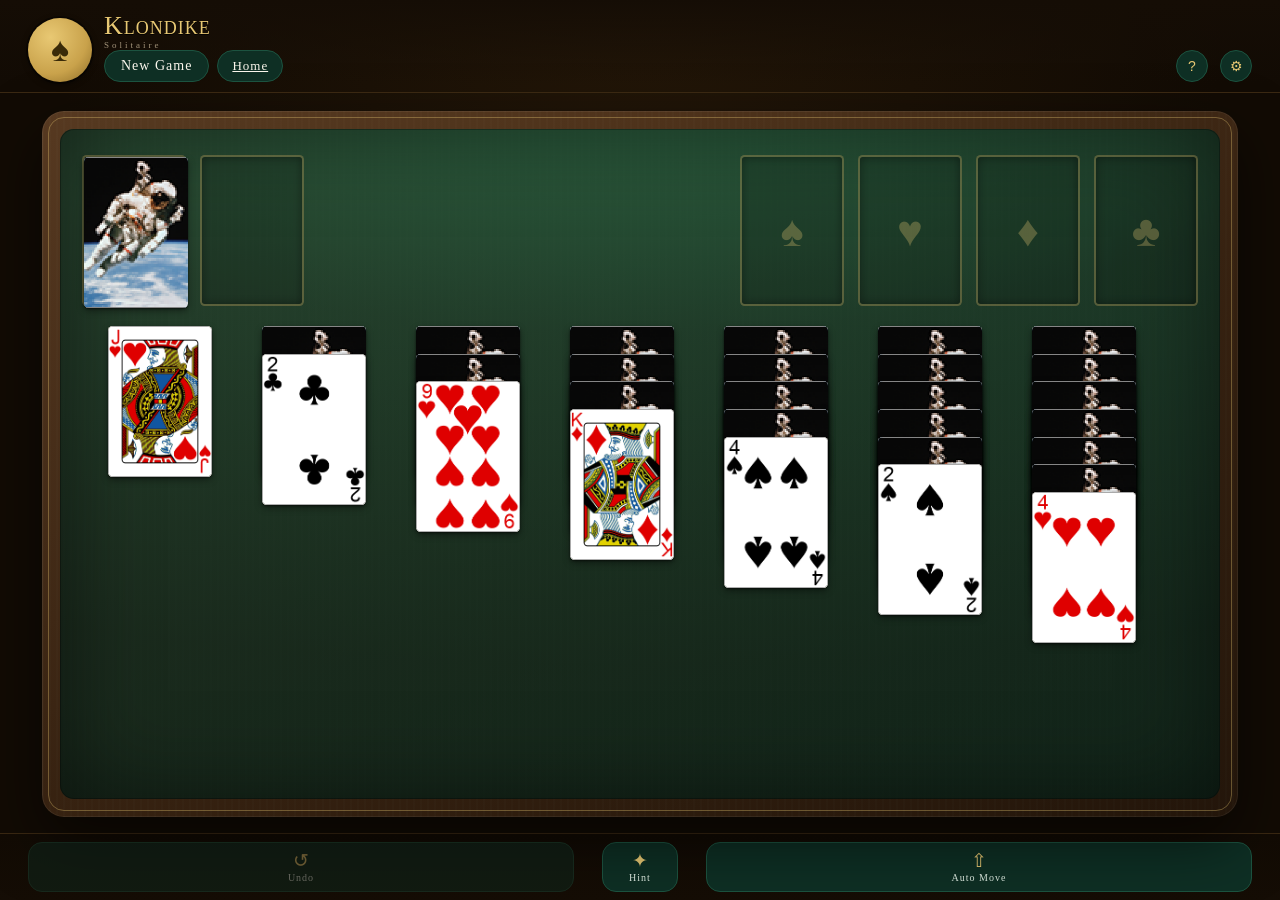
<file: Klondike2.html>
<!DOCTYPE html>
<!--
  LAST EDIT: Migrated Klondike onto the shared engine.js/styles.css
  (same architecture as FreeCell) instead of its own standalone copies
  of the rendering/drag-drop/undo/settings-shell code. Rules, hint
  logic, scoring, and the win cascade are ported over unchanged from
  the previous standalone build — only the plumbing changed. Also added
  a Home link (under the title, next to New Game) to the new index.html
  picker page.
-->
<html lang="en">
<head>
<meta charset="UTF-8">
<meta name="viewport" content="width=device-width, initial-scale=1.0, maximum-scale=1, user-scalable=no">
<title>Klondike</title>
<link rel="stylesheet" href="styles.css">
</head>
<body>

<header>
  <div class="brand">
    <div class="crest">♠</div>
    <div class="brand-text">
      <h1>Klondike</h1>
      <small>Solitaire</small>
      <div class="brand-actions">
        <button class="textbtn newgame-btn" id="btn-newgame">New Game</button>
        <a class="textbtn newgame-btn" href="index.html">Home</a>
      </div>
    </div>
  </div>
  <div class="hud">
    <div class="chip" id="chip-score" style="display:none">SCORE <b id="score-val">0</b></div>
    <div class="chip" id="chip-time" style="display:none">TIME <b id="time-val">0:00</b></div>
    <button class="iconbtn" id="btn-help" title="How to play">?</button>
    <button class="iconbtn" id="btn-settings" title="Settings">⚙</button>
  </div>
</header>

<div class="stage">
  <div class="table-frame">
    <div class="table-felt">
      <div class="row top-row">
        <div class="stockwaste">
          <div class="pile slot" id="pile-stock" data-type="stock"><div class="slot-mark">↺</div></div>
          <div class="pile slot" id="pile-waste" data-type="waste"></div>
        </div>
        <div class="foundations">
          <div class="pile slot" data-type="foundation" data-suit="S" id="f-S"><div class="slot-mark">♠</div></div>
          <div class="pile slot" data-type="foundation" data-suit="H" id="f-H"><div class="slot-mark">♥</div></div>
          <div class="pile slot" data-type="foundation" data-suit="D" id="f-D"><div class="slot-mark">♦</div></div>
          <div class="pile slot" data-type="foundation" data-suit="C" id="f-C"><div class="slot-mark">♣</div></div>
        </div>
      </div>
      <div class="row tableau-row" id="tableau"></div>
    </div>
  </div>
</div>

<div class="hint-toast" id="hint-toast"></div>

<div class="bottombar">
  <button class="bottombtn" id="btn-undo" title="Undo"><span class="bicon">↺</span><span class="blabel">Undo</span></button>
  <button class="bottombtn" id="btn-hint" title="Hint"><span class="bicon">✦</span><span class="blabel">Hint</span></button>
  <button class="bottombtn" id="btn-automove" title="Send eligible top cards home"><span class="bicon">⇧</span><span class="blabel">Auto Move</span></button>
</div>

<div class="winmask" id="winmask">
  <h2>You Win!</h2>
  <p id="win-sub">Cleared in — </p>
  <button class="textbtn primary" style="padding:10px 24px;" id="win-newgame">Play Again</button>
</div>

<div class="winmask" id="nomovesmask">
  <h2>No More Moves</h2>
  <p>Looks like the game is stuck.</p>
  <div style="display:flex; gap:12px;">
    <button class="textbtn" style="padding:10px 20px;" id="nomoves-undo">Undo Last Move</button>
    <button class="textbtn primary" style="padding:10px 20px;" id="nomoves-newgame">New Game</button>
  </div>
</div>

<div class="overlay" id="confirm-overlay">
  <div class="modal" style="text-align:center;">
    <h3>Start New Game?</h3>
    <div class="sub" style="margin-bottom:6px;">Your current game will be lost.</div>
    <div class="modal-actions">
      <button class="textbtn" id="confirm-cancel">Cancel</button>
      <button class="textbtn primary" id="confirm-yes">Start New Game</button>
    </div>
  </div>
</div>

<div class="overlay" id="help-overlay">
  <div class="modal">
    <h3>How to Play</h3>
    <div class="sub">Klondike Solitaire</div>
    <ul style="margin:0 0 16px; padding-left:18px; font-size:14px; line-height:1.7; color:#e7f2ea;">
      <li>Drag a card (or a valid stack) onto a foundation or another tableau pile.</li>
      <li>Double-tap a card to send it straight to its foundation if possible.</li>
      <li>Tap the stock pile to draw new cards.</li>
      <li>An empty tableau column only accepts a King.</li>
      <li><b>Undo</b> reverses your last move. <b>Hint</b> highlights one move you can currently make. <b>Auto Move</b> sends any currently eligible top cards to their foundations.</li>
    </ul>
    <div class="modal-actions">
      <button class="textbtn primary" id="help-close" style="flex:1;">Got it</button>
    </div>
  </div>
</div>

<div class="overlay" id="settings-overlay">
  <div class="modal">
    <h3>Settings</h3>
    <div class="sub">Card back applies instantly. Timer/score too.</div>

    <div class="field">
      <label>Draw</label>
      <div class="segmented" id="seg-draw">
        <button data-val="1">Draw 1</button>
        <button data-val="3">Draw 3</button>
      </div>
      <div class="fieldnote" id="draw-note" style="display:none;">Cards already drawn this game — draw count will apply on your next New Game.</div>
    </div>

    <div class="field">
      <label>Card Back</label>
      <div class="backpicker" id="back-picker">
        <div class="backswatch" data-val="back_6.png"><img src="cards/back_6.png" alt="Back 6"></div>
        <div class="backswatch" data-val="back_7.png"><img src="cards/back_7.png" alt="Back 7"></div>
        <div class="backswatch" data-val="back_9.png"><img src="cards/back_9.png" alt="Back 9"></div>
        <div class="backswatch" data-val="back_10.png"><img src="cards/back_10.png" alt="Back 10"></div>
      </div>
    </div>

    <div class="field">
      <div class="toggrow">
        <span>Show Timer</span>
        <label class="switch"><input type="checkbox" id="tog-timer"><span class="slider"></span></label>
      </div>
    </div>
    <div class="field">
      <div class="toggrow">
        <span>Show Score</span>
        <label class="switch"><input type="checkbox" id="tog-score"><span class="slider"></span></label>
      </div>
    </div>

    <div class="field">
      <label>Testing</label>
      <button class="textbtn" id="settings-preview-win" style="width:100%;">Preview Win Screen</button>
      <div class="fieldnote">Plays the win cascade + dialog without touching your current game.</div>
    </div>

    <div class="modal-actions">
      <button class="textbtn" id="settings-cancel">Cancel</button>
      <button class="textbtn" id="settings-apply">Apply</button>
      <button class="textbtn primary" id="settings-newgame">Apply &amp; New Game</button>
    </div>
  </div>
</div>

<script src="engine.js"></script>
<script>
(function(){
"use strict";
const E = window.SEngine;
const SUITS = E.SUITS, RANKS = E.RANKS;

/* =========================================================
   GAME STATE
   ========================================================= */
const state = {
  drawCount: 1,
  showTimer: false,
  showScore: false,
  backStyle: 'back_10.png',
  stock: [], waste: [],
  foundations: {S:[],H:[],D:[],C:[]},
  tableau: [[],[],[],[],[],[],[]],
  score: 0,
  seconds: 0,
  timerHandle: null,
  cascadePlayed: false
};
const pendingSettings = { drawCount:1, showTimer:false, showScore:false, backStyle:'back_10.png' };
const KNOWN_BACK_FILES = ['back_6.png','back_7.png','back_9.png','back_10.png'];

/* =========================================================
   RULES
   ========================================================= */
function canPlaceOnTableau(card, destPile){
  if(destPile.length===0) return card.rank==='K';
  const top = destPile[destPile.length-1];
  if(!top.faceUp) return false;
  return (E.isRed(card.suit) !== E.isRed(top.suit)) && (E.rankValue(card.rank) === E.rankValue(top.rank)-1);
}
function canPlaceOnFoundation(card, destPile, suit){
  if(card.suit!==suit) return false;
  if(destPile.length===0) return card.rank==='A';
  const top = destPile[destPile.length-1];
  return E.rankValue(card.rank) === E.rankValue(top.rank)+1;
}
function findPileArray(pileType, key){
  if(pileType==='waste') return state.waste;
  if(pileType==='tableau') return state.tableau[key];
  if(pileType==='foundation') return state.foundations[key];
  return null;
}
function drawFromStock(){
  if(state.stock.length===0){
    if(state.waste.length===0) return;
    undo.push();
    state.stock = state.waste.reverse().map(c=>({...c, faceUp:false}));
    state.waste = [];
    renderAll();
    return;
  }
  undo.push();
  const n = Math.min(state.drawCount, state.stock.length);
  for(let i=0;i<n;i++){
    const c = state.stock.pop();
    c.faceUp = true;
    state.waste.push(c);
  }
  renderAll();
}
function flipNewTopIfNeeded(col){
  const pile = state.tableau[col];
  if(pile.length){
    const top = pile[pile.length-1];
    if(!top.faceUp){ top.faceUp = true; addScore(5); }
  }
}
function canMoveExact(fromType, fromKey, fromIndex, toType, toKey){
  const fromPile = findPileArray(fromType, fromKey);
  if(!fromPile) return false;
  if(fromIndex<0 || fromIndex>=fromPile.length) return false;
  if(fromType==='waste' && fromIndex !== fromPile.length-1) return false;
  if(fromType==='foundation' && fromIndex !== fromPile.length-1) return false;

  const movingCards = fromType==='tableau' ? fromPile.slice(fromIndex) : [fromPile[fromIndex]];
  if(movingCards.some(c=>!c.faceUp)) return false;
  if(fromType==='tableau' && movingCards.length>1){
    for(let i=0;i<movingCards.length-1;i++){
      const a=movingCards[i], b=movingCards[i+1];
      if(!((E.isRed(a.suit)!==E.isRed(b.suit)) && E.rankValue(a.rank)===E.rankValue(b.rank)+1)) return false;
    }
  }
  const card = movingCards[0];
  if(toType==='foundation'){
    if(movingCards.length!==1) return false;
    return canPlaceOnFoundation(card, state.foundations[toKey], toKey);
  } else if(toType==='tableau'){
    if(fromType==='tableau' && Number(fromKey)===Number(toKey)) return false;
    return canPlaceOnTableau(card, state.tableau[toKey]);
  }
  return false;
}
function canMoveWithWiden(fromType, fromKey, fromIndex, toType, toKey){
  if(canMoveExact(fromType, fromKey, fromIndex, toType, toKey)) return fromIndex;
  if(fromType==='tableau'){
    const pile = state.tableau[fromKey];
    for(let i=fromIndex-1; i>=0 && pile[i] && pile[i].faceUp; i--){
      if(canMoveExact(fromType, fromKey, i, toType, toKey)) return i;
    }
  }
  return -1;
}
function tryMove(fromType, fromKey, fromIndex, toType, toKey){
  if(!canMoveExact(fromType, fromKey, fromIndex, toType, toKey)) return false;
  const fromPile = findPileArray(fromType, fromKey);
  const movingCards = fromType==='tableau' ? fromPile.slice(fromIndex) : [fromPile[fromIndex]];
  const card = movingCards[0];
  undo.push();
  if(toType==='foundation'){
    fromPile.splice(fromIndex, movingCards.length);
    state.foundations[toKey].push(card);
    addScore(10);
  } else {
    fromPile.splice(fromIndex, movingCards.length);
    state.tableau[toKey].push(...movingCards);
    if(fromType==='waste') addScore(5);
    if(fromType==='foundation') addScore(-15);
  }
  if(fromType==='tableau') flipNewTopIfNeeded(Number(fromKey));
  renderAll();
  return true;
}
function tryMoveAuto(fromType, fromKey, fromIndex, toType, toKey){
  const idx = canMoveWithWiden(fromType, fromKey, fromIndex, toType, toKey);
  if(idx<0) return false;
  return tryMove(fromType, fromKey, idx, toType, toKey);
}
function autoMoveToFoundation(fromType, fromKey, fromIndex){
  const fromPile = findPileArray(fromType, fromKey);
  if(!fromPile || fromIndex !== fromPile.length-1) return false;
  const card = fromPile[fromIndex];
  if(!card.faceUp) return false;
  for(const s of SUITS){
    if(canPlaceOnFoundation(card, state.foundations[s], s)) return tryMove(fromType, fromKey, fromIndex, 'foundation', s);
  }
  return false;
}
function autoMoveAll(){
  let movedAny = false, guard = 0, progress = true;
  while(progress && guard < 300){
    guard++; progress = false;
    if(state.waste.length){
      const i = state.waste.length-1;
      if(autoMoveToFoundation('waste','waste',i)){ progress = true; movedAny = true; continue; }
    }
    for(let c=0;c<7;c++){
      const pile = state.tableau[c];
      if(pile.length){
        const i = pile.length-1;
        if(autoMoveToFoundation('tableau',c,i)){ progress = true; movedAny = true; break; }
      }
    }
  }
  return movedAny;
}

/* =========================================================
   HINT / NO-MOVES SCANNER
   ========================================================= */
function findAnyMove(){
  if(state.waste.length){
    const i = state.waste.length-1;
    const c = state.waste[i];
    for(const s of SUITS){
      if(canPlaceOnFoundation(c, state.foundations[s], s)) return {type:'waste-foundation', fromKey:'waste', index:i, to:s};
    }
    for(let t=0;t<7;t++){
      if(canPlaceOnTableau(c, state.tableau[t])) return {type:'waste-tableau', fromKey:'waste', index:i, to:t};
    }
  }
  for(let c=0;c<7;c++){
    const pile = state.tableau[c];
    for(let i=0;i<pile.length;i++){
      if(!pile[i].faceUp) continue;
      const card = pile[i];
      if(i===pile.length-1){
        for(const s of SUITS){
          if(canPlaceOnFoundation(card, state.foundations[s], s)) return {type:'tableau-foundation', fromKey:c, index:i, to:s};
        }
      }
      if(i===0 || pile[i-1].faceUp) continue;
      for(let t=0;t<7;t++){
        if(t===c) continue;
        if(canPlaceOnTableau(card, state.tableau[t])) return {type:'tableau-tableau', fromKey:c, index:i, to:t};
      }
    }
  }
  const stuckCards = state.stock.concat(state.waste);
  const stockCouldHelp = stuckCards.some(card=>{
    for(const s of SUITS) if(canPlaceOnFoundation(card, state.foundations[s], s)) return true;
    for(let t=0;t<7;t++) if(canPlaceOnTableau(card, state.tableau[t])) return true;
    return false;
  });
  if(stockCouldHelp){
    if(state.stock.length>0) return {type:'draw'};
    if(state.stock.length===0 && state.waste.length>0) return {type:'recycle'};
  }
  return null;
}
function checkNoMoves(){
  const mask = document.getElementById('nomovesmask');
  const total = SUITS.reduce((n,s)=>n+state.foundations[s].length,0);
  if(total===52){ mask.classList.remove('show'); return; }
  mask.classList.toggle('show', !findAnyMove());
}
function findCardEl(pileType, pileKey, index){
  return document.querySelector('.card[data-pile="'+pileType+'"][data-key="'+pileKey+'"][data-index="'+index+'"]');
}
function showHint(){
  const move = findAnyMove();
  const toastEl = document.getElementById('hint-toast');
  if(!move){ E.showToast(toastEl, "No moves left — try Undo or New Game."); return; }
  switch(move.type){
    case 'draw':
      E.showToast(toastEl, 'Draw from the stock.');
      E.pulse(document.getElementById('pile-stock'));
      break;
    case 'recycle':
      E.showToast(toastEl, 'Tap the stock to reshuffle the waste back in.');
      E.pulse(document.getElementById('pile-stock'));
      break;
    case 'waste-foundation':
      E.showToast(toastEl, 'Send the waste card to its foundation.');
      E.pulse(findCardEl('waste','waste',move.index));
      break;
    case 'waste-tableau':
      E.showToast(toastEl, 'Move the waste card onto column '+(move.to+1)+'.');
      E.pulse(findCardEl('waste','waste',move.index));
      break;
    case 'tableau-foundation':
      E.showToast(toastEl, 'Send the top card of column '+(move.fromKey+1)+' to its foundation.');
      E.pulse(findCardEl('tableau',move.fromKey,move.index));
      break;
    case 'tableau-tableau':
      E.showToast(toastEl, 'Move from column '+(move.fromKey+1)+' onto column '+(move.to+1)+'.');
      E.pulse(findCardEl('tableau',move.fromKey,move.index));
      break;
  }
}

/* =========================================================
   RENDER
   ========================================================= */
function ensureTableauCols(){
  const row = document.getElementById('tableau');
  if(row.children.length===7) return;
  row.innerHTML = '';
  for(let i=0;i<7;i++){
    const col = document.createElement('div');
    col.className = 'tcol';
    col.dataset.index = i;
    col.innerHTML = '<div class="pile slot"></div>';
    row.appendChild(col);
  }
}
function makeCardEl(card, pileType, pileKey, index, covered){
  return E.makeCardEl(card, pileType, pileKey, index, covered, state.backStyle, E.attachCardEvents);
}
function renderAll(){
  E.purgeStrayCards();
  ensureTableauCols();
  E.fitBoard({
    columns: 7,
    getMaxStackDepth: ()=> Math.max(7, ...state.tableau.map(c=>c.length)),
    minStackForFit: 7
  });
  renderHUD();
  renderStock();
  renderWaste();
  renderFoundations();
  renderTableau();
  const won = checkWin();
  if(!won) checkNoMoves();
}
function renderHUD(){
  document.getElementById('score-val').textContent = state.score;
  const m = Math.floor(state.seconds/60), s = state.seconds%60;
  document.getElementById('time-val').textContent = m+':'+String(s).padStart(2,'0');
}
function renderStock(){
  const p = document.getElementById('pile-stock');
  p.querySelectorAll('.card').forEach(e=>e.remove());
  if(state.stock.length){
    const top = state.stock[state.stock.length-1];
    const fake = {id:'stocktop', rank:top.rank, suit:top.suit, faceUp:false};
    p.appendChild(makeCardEl(fake,'stock','stock',state.stock.length-1));
  }
}
function renderWaste(){
  const p = document.getElementById('pile-waste');
  p.querySelectorAll('.card').forEach(e=>e.remove());
  const n = state.waste.length;
  if(!n) return;
  const metrics = E.cardMetrics(0.183);
  const showN = Math.min(state.drawCount, n);
  const startIdx = n - showN;
  for(let i=startIdx;i<n;i++){
    const card = state.waste[i];
    const el = makeCardEl(card,'waste','waste',i);
    el.style.left = ((i-startIdx) * metrics.fan) + 'px';
    if(i < n-1){ el.style.cursor='default'; }
    p.appendChild(el);
  }
}
function renderFoundations(){
  for(const s of SUITS){
    const p = document.getElementById('f-'+s);
    p.querySelectorAll('.card').forEach(e=>e.remove());
    const pile = state.foundations[s];
    if(pile.length) p.appendChild(makeCardEl(pile[pile.length-1],'foundation',s,pile.length-1));
  }
}
function renderTableau(){
  const metrics = E.cardMetrics(0.183);
  for(let c=0;c<7;c++){
    const col = document.querySelector('.tcol[data-index="'+c+'"]');
    col.querySelectorAll('.card').forEach(e=>e.remove());
    const pile = state.tableau[c];
    pile.forEach((card, i)=>{
      const el = makeCardEl(card,'tableau',c,i, i<pile.length-1);
      el.style.top = (i*metrics.overlap)+'px';
      col.appendChild(el);
    });
    col.style.height = (metrics.h + Math.max(pile.length-1,0)*metrics.overlap + 8) + 'px';
  }
}

/* =========================================================
   WIN + CASCADE
   ========================================================= */
function checkWin(){
  const total = SUITS.reduce((n,s)=>n+state.foundations[s].length,0);
  if(total===52){
    clearInterval(state.timerHandle);
    if(!state.cascadePlayed){
      state.cascadePlayed = true;
      launchCascade();
      const m = Math.floor(state.seconds/60), s = state.seconds%60;
      document.getElementById('win-sub').textContent = state.showTimer
        ? ('Cleared in '+m+':'+String(s).padStart(2,'0')+(state.showScore? ' · Score '+state.score:''))
        : (state.showScore ? ('Score '+state.score) : 'Well played.');
      setTimeout(()=>{ document.getElementById('winmask').classList.add('show'); }, 1400);
    }
    return true;
  }
  return false;
}
function launchCascade(){
  const cards = [];
  const maxLen = Math.max(0, ...SUITS.map(s=>state.foundations[s].length));
  for(let i=0;i<maxLen;i++){
    for(const s of SUITS){
      if(state.foundations[s][i]) cards.push({ card: state.foundations[s][i], sourceEl: document.getElementById('f-'+s) });
    }
  }
  E.startWinCascade(cards, (card,covered)=>E.buildFaceEl(card,covered), ()=>E.cardMetrics(0.183));
}
function previewWinScreen(){
  const deck = E.shuffle(E.buildDeck());
  const bySuit = {S:[],H:[],D:[],C:[]};
  deck.forEach(c=>{ c.faceUp = true; bySuit[c.suit].push(c); });
  const cards = [];
  for(let i=0;i<13;i++){
    for(const s of SUITS){
      if(bySuit[s][i]) cards.push({ card: bySuit[s][i], sourceEl: document.getElementById('f-'+s) });
    }
  }
  E.startWinCascade(cards, (card,covered)=>E.buildFaceEl(card,covered), ()=>E.cardMetrics(0.183));
  document.getElementById('win-sub').textContent = 'Preview — not a real win';
  setTimeout(()=>{ document.getElementById('winmask').classList.add('show'); }, 1400);
}

/* =========================================================
   UNDO / TIMER / HUD
   ========================================================= */
const undo = E.createUndoStack(
  ()=>({ stock: state.stock, waste: state.waste, foundations: state.foundations, tableau: state.tableau, score: state.score }),
  (snap)=>{ state.stock=snap.stock; state.waste=snap.waste; state.foundations=snap.foundations; state.tableau=snap.tableau; state.score=snap.score; E.clearSelection(); renderAll(); },
  document.getElementById('btn-undo')
);
function syncTimerInterval(){
  clearInterval(state.timerHandle);
  if(state.showTimer) state.timerHandle = setInterval(()=>{ state.seconds++; renderHUD(); }, 1000);
}
function applyHudVisibility(){
  document.getElementById('chip-score').style.display = state.showScore ? 'flex':'none';
  document.getElementById('chip-time').style.display = state.showTimer ? 'flex':'none';
}
function addScore(n){ state.score = Math.max(0, state.score+n); renderHUD(); }

/* =========================================================
   DEAL / NEW GAME
   ========================================================= */
function newGame(){
  clearInterval(state.timerHandle);
  state.drawCount = pendingSettings.drawCount;
  state.showTimer = pendingSettings.showTimer;
  state.showScore = pendingSettings.showScore;
  state.backStyle = pendingSettings.backStyle;
  state.stock = E.shuffle(E.buildDeck());
  state.waste = [];
  state.foundations = {S:[],H:[],D:[],C:[]};
  state.tableau = [[],[],[],[],[],[],[]];
  state.score = 0;
  state.seconds = 0;
  state.cascadePlayed = false;
  undo.reset();
  E.clearSelection();
  const oldCascade = document.getElementById('cascade-layer');
  if(oldCascade) oldCascade.remove();

  for(let col=0; col<7; col++){
    for(let i=0;i<=col;i++){
      const card = state.stock.pop();
      card.faceUp = (i===col);
      state.tableau[col].push(card);
    }
  }

  document.getElementById('winmask').classList.remove('show');
  document.getElementById('nomovesmask').classList.remove('show');
  applyHudVisibility();
  syncTimerInterval();
  renderAll();
}

/* =========================================================
   INTERACTION WIRING
   ========================================================= */
function isCardMovable(card, pileType, pileKey, index){
  if(!card.faceUp) return false;
  const pile = findPileArray(pileType, pileKey);
  if(pileType==='waste' || pileType==='foundation') return index===pile.length-1;
  return true;
}
function resolveDropTarget(x,y){
  const el = document.elementFromPoint(x,y);
  if(!el) return null;
  const col = el.closest('.tcol');
  if(col) return { type:'tableau', key:Number(col.dataset.index), highlightEl:col };
  const slot = el.closest('.pile.slot[data-type]');
  if(slot && slot.dataset.type==='foundation') return { type:'foundation', key:slot.dataset.suit, highlightEl:slot };
  return null;
}
function getAllZones(){
  const zones = [];
  for(let i=0;i<7;i++){
    const el = document.querySelector('.tcol[data-index="'+i+'"]');
    if(el) zones.push({type:'tableau', key:i, el});
  }
  for(const s of SUITS){
    const el = document.getElementById('f-'+s);
    if(el) zones.push({type:'foundation', key:s, el});
  }
  return zones;
}
const resolveHoverTargetPadded = E.makePaddedResolver(getAllZones, 26);

E.initInteractions({
  findPileArray,
  isCardMovable,
  resolveDropTarget,
  resolveHoverTargetPadded,
  canMoveWithWiden,
  tryMoveAuto,
  autoMoveToFoundation,
  onRenderNeeded: renderAll
});

document.getElementById('pile-stock').addEventListener('click', ()=>{ E.clearSelection(); drawFromStock(); });
SUITS.forEach(s=>{
  document.getElementById('f-'+s).addEventListener('click', (e)=>{
    if(e.target.closest('.card')) return;
    const sel = E.getSelected();
    if(sel){ tryMoveAuto(sel.pileType, sel.pileKey, sel.index, 'foundation', s); E.clearSelection(); }
  });
});
document.getElementById('tableau').addEventListener('click', (e)=>{
  if(e.target.closest('.card')) return;
  const col = e.target.closest('.tcol');
  if(!col) return;
  const sel = E.getSelected();
  if(sel){ tryMoveAuto(sel.pileType, sel.pileKey, sel.index, 'tableau', Number(col.dataset.index)); E.clearSelection(); }
});

/* =========================================================
   SETTINGS / DIALOGS
   ========================================================= */
function refreshDrawNote(){
  const canApplyNow = state.waste.length===0;
  document.getElementById('draw-note').style.display = canApplyNow ? 'none' : 'block';
}
const settingsShell = E.wireSettingsShell({
  state, pendingSettings,
  overlayEl: document.getElementById('settings-overlay'),
  backPickerSwatchSelector: '.backswatch',
  togTimerEl: document.getElementById('tog-timer'),
  togScoreEl: document.getElementById('tog-score'),
  applyHudVisibility, syncTimerInterval,
  onRenderNeeded: renderAll,
  extraSnapshot: ()=>({ drawCount: pendingSettings.drawCount }),
  extraRestore: (snap)=>{ pendingSettings.drawCount = snap.drawCount; refreshDrawPicker(); },
  extraOnOpen: ()=>{ pendingSettings.drawCount = state.drawCount; refreshDrawPicker(); refreshDrawNote(); }
});
function refreshDrawPicker(){
  document.querySelectorAll('#seg-draw button').forEach(b=>{
    b.classList.toggle('active', Number(b.dataset.val)===pendingSettings.drawCount);
  });
}
document.querySelectorAll('#seg-draw button').forEach(b=>{
  b.addEventListener('click', ()=>{
    pendingSettings.drawCount = Number(b.dataset.val);
    refreshDrawPicker();
    if(state.waste.length===0) state.drawCount = pendingSettings.drawCount;
    refreshDrawNote();
  });
});
document.getElementById('btn-settings').addEventListener('click', settingsShell.open);
document.getElementById('settings-cancel').addEventListener('click', ()=>{
  settingsShell.revert();
  document.getElementById('settings-overlay').classList.remove('show');
});
document.getElementById('settings-apply').addEventListener('click', ()=>{
  document.getElementById('settings-overlay').classList.remove('show');
});
document.getElementById('settings-newgame').addEventListener('click', ()=>{
  document.getElementById('settings-overlay').classList.remove('show');
  newGame();
});
document.getElementById('settings-preview-win').addEventListener('click', ()=>{
  document.getElementById('settings-overlay').classList.remove('show');
  previewWinScreen();
});
document.getElementById('win-newgame').addEventListener('click', ()=>{
  document.getElementById('winmask').classList.remove('show');
  newGame();
});
document.getElementById('btn-undo').addEventListener('click', ()=> undo.undo());
document.getElementById('btn-automove').addEventListener('click', ()=>{ E.clearSelection(); autoMoveAll(); });
document.getElementById('btn-hint').addEventListener('click', ()=>{ E.clearSelection(); showHint(); });

const confirmOverlay = document.getElementById('confirm-overlay');
document.getElementById('btn-newgame').addEventListener('click', ()=> confirmOverlay.classList.add('show'));
document.getElementById('confirm-cancel').addEventListener('click', ()=> confirmOverlay.classList.remove('show'));
document.getElementById('confirm-yes').addEventListener('click', ()=>{ confirmOverlay.classList.remove('show'); newGame(); });
confirmOverlay.addEventListener('click', (e)=>{ if(e.target===confirmOverlay) confirmOverlay.classList.remove('show'); });

document.getElementById('nomoves-undo').addEventListener('click', ()=>{
  document.getElementById('nomovesmask').classList.remove('show');
  undo.undo();
});
document.getElementById('nomoves-newgame').addEventListener('click', ()=>{
  document.getElementById('nomovesmask').classList.remove('show');
  newGame();
});

const helpOverlay = document.getElementById('help-overlay');
document.getElementById('btn-help').addEventListener('click', ()=> helpOverlay.classList.add('show'));
document.getElementById('help-close').addEventListener('click', ()=> helpOverlay.classList.remove('show'));
helpOverlay.addEventListener('click', (e)=>{ if(e.target===helpOverlay) helpOverlay.classList.remove('show'); });

let resizeTimer = null;
window.addEventListener('resize', ()=>{
  clearTimeout(resizeTimer);
  resizeTimer = setTimeout(()=>{ E.fitBoard({ columns:7, getMaxStackDepth:()=>Math.max(7,...state.tableau.map(c=>c.length)), minStackForFit:7 }); }, 100);
});

/* =========================================================
   INIT
   ========================================================= */
E.preloadAllCardImages(KNOWN_BACK_FILES);
ensureTableauCols();
newGame();

})();
</script>
</body>
</html>
</file>
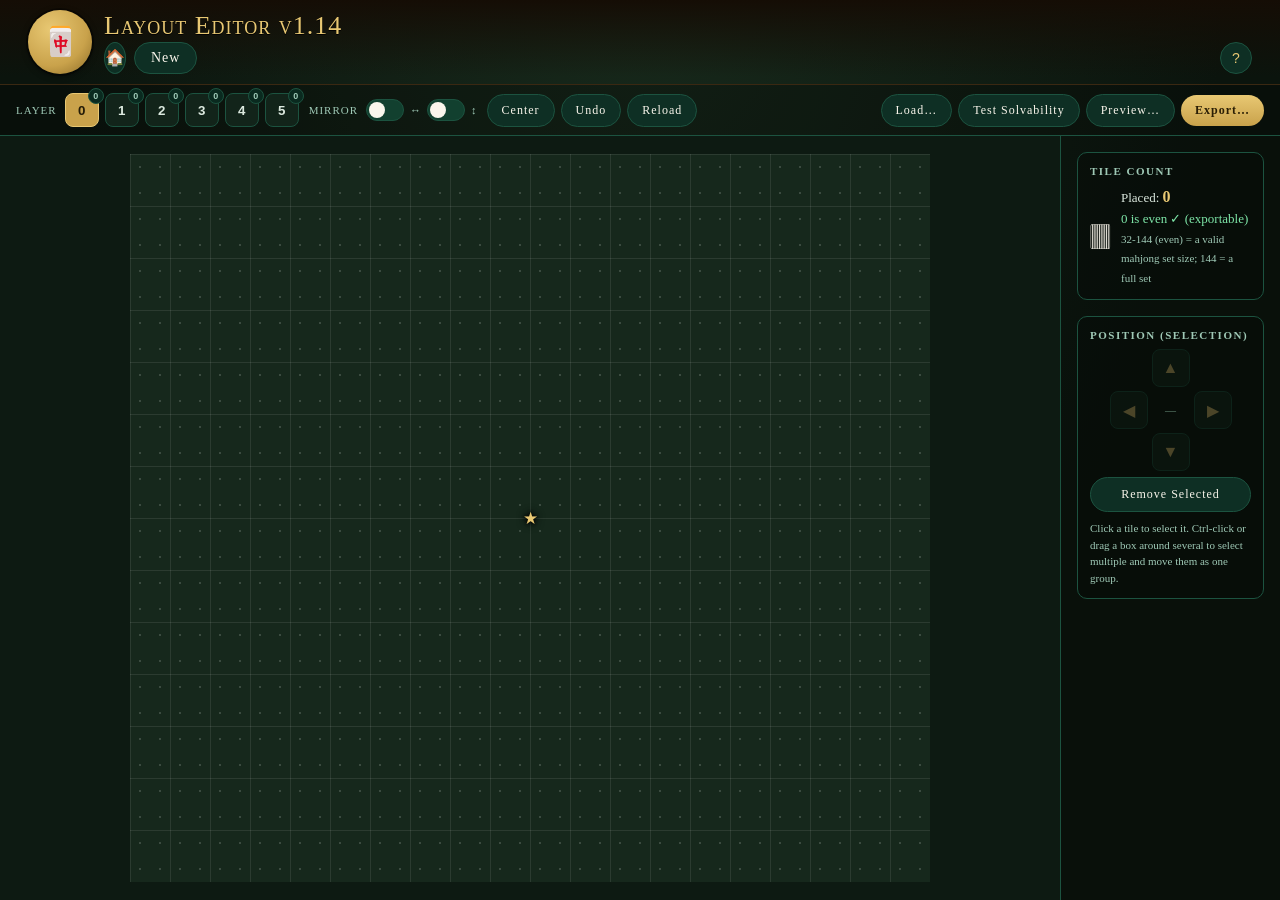
<file: LayoutEditor.html>
<!DOCTYPE html>
<!--
    LayoutEditor.html
    Written by: Johnathon Largent
    Version 1.14

   Preview switched from an embedded iframe to window.open() — the
   iframe-in-a-modal approach caused exactly the sizing problem it was
   trying to avoid, squeezing the whole site (header/toolbar/board/
   bottombar) into a ~900px box instead of letting it render at its
   natural full size. Now opens Mahjong.html as its own real window
   (named, so repeat Preview clicks refocus and resend to the same
   window instead of spawning duplicates), and waits for that window's
   own 'mahjong-preview-ready' postMessage (new, see Mahjong.html's
   changelog) before sending the layout, rather than guessing how long
   a fresh page load takes. Falls back to a toast if the popup gets
   blocked. Same 32-144/even validation as Export either way, since an
   invalid tile count can't be previewed any more than exported.
-->
<html lang="en">
<head>
<meta charset="UTF-8">
<meta name="viewport" content="width=device-width, initial-scale=1.0">
<title>Layout Editor</title>
<link rel="icon" href="data:image/svg+xml,%3Csvg xmlns='http://www.w3.org/2000/svg' viewBox='0 0 100 100'%3E%3Crect x='4' y='4' width='92' height='92' rx='16' fill='black' stroke='white' stroke-width='6'/%3E%3Ctext x='50' y='73' font-family='serif' font-weight='bold' font-size='58' text-anchor='middle' fill='%23d0453a'%3E%E4%B8%AD%3C/text%3E%3C/svg%3E">
<link rel="stylesheet" href="styles.css">
<style>
  html,body{ background: radial-gradient(ellipse at 50% -10%, #182a1c, #0b140d 65%); overflow:hidden; height:100%; }
  body{ display:flex; flex-direction:column; }
  .brand .crest{ font-size:28px; }

  .toolbar{
    display:flex; align-items:center; gap:10px; flex-wrap:wrap;
    padding:8px 16px; background: rgba(0,0,0,.25); border-bottom:1px solid var(--panel-line);
  }
  .toolbar-group{ display:flex; align-items:center; gap:6px; }
  .toolbar-label{ font-size:11px; text-transform:uppercase; letter-spacing:1px; color:#9fc9b6; margin-right:2px; }
  .layertab{
    width:34px; height:34px; border-radius:8px; border:1px solid var(--panel-line);
    background:#12241a; color:#dce9df; font-weight:700; cursor:pointer; position:relative;
  }
  .layertab.active{ background: var(--brass); color:#241c08; border-color: var(--brass-light); }
  .layertab .count-badge{
    position:absolute; top:-6px; right:-6px; background:#0a2a1f; border:1px solid var(--panel-line);
    border-radius:50%; width:16px; height:16px; font-size:9px; display:flex; align-items:center; justify-content:center;
    color:#9fc9b6;
  }
  .toolbar .textbtn{ padding:8px 14px; font-size:12px; }
  .toolbar .switch{ width:38px; height:22px; }
  .toolbar .switch .slider::before{ width:16px; height:16px; }
  .toolbar .switch input:checked + .slider::before{ transform: translateX(16px); }

  .editor-main{ flex:1; display:flex; overflow:hidden; }
  .grid-wrap{
    flex:1; overflow:auto; background:#0d1a12; position:relative;
    display:flex; justify-content:safe center; align-items:safe center;
  }
  #grid-canvas{
    position:relative; flex-shrink:0;
    background-color:#16281c;
    background-image:
      radial-gradient(circle, rgba(255,255,255,.16) 1px, transparent 1px),
      linear-gradient(to right, rgba(255,255,255,.09) 1px, transparent 1px),
      linear-gradient(to bottom, rgba(255,255,255,.09) 1px, transparent 1px);
    background-size: 20px 26px, 40px 52px, 40px 52px;
  }
  .origin-star{
    position:absolute; width:22px; height:22px; margin-left:-11px; margin-top:-11px;
    display:flex; align-items:center; justify-content:center; font-size:17px;
    color:var(--brass-light); pointer-events:none; z-index:9999;
    text-shadow: 0 0 3px #000, 0 0 6px #000, 0 0 10px rgba(0,0,0,.9);
  }
  .etile{
    position:absolute; width:40px; height:52px; border-radius:14%; cursor:pointer;
    background: var(--tile-color, #f6efdd);
    box-shadow: 0 2px 0 rgba(0,0,0,.32), 0 4px 6px rgba(0,0,0,.45), inset 0 0 0 1px rgba(255,255,255,.3);
  }
  .etile.below{ opacity:.28; pointer-events:none; }
  .etile.above{ opacity:.12; pointer-events:none; }
  .etile.selected{ box-shadow: 0 0 0 3px #7ee6a8, 0 0 12px rgba(126,230,168,.7), 0 2px 0 rgba(0,0,0,.32); }
  .etile.dragging{ opacity:.85; z-index:998 !important; cursor:grabbing; }
  .snap-ghost{
    position:absolute; width:40px; height:52px; border-radius:14%;
    border:2px dashed rgba(126,230,168,.55); pointer-events:none; display:none; z-index:997;
  }
  .snap-ghost.blocked{ border-color: rgba(220,90,90,.75); }
  .marquee-box{
    position:absolute; border:1.5px dashed #7ee6a8; background: rgba(126,230,168,.12);
    pointer-events:none; display:none; z-index:996;
  }
  /* The origin star sits at z-index:9999 so it's never covered by any
     tile layer while editing (deliberate) -- but nothing in the
     canvas's ancestor chain isolates its own stacking context, so
     without this override that same 9999 (and tiles' own 100-150)
     would bleed straight through .overlay's z-index:100 and render on
     TOP of Export/Help/Confirm modals. A modal being open should
     always win over the canvas underneath it, full stop. */
  .overlay{ z-index: 20000; }

  .side-panel{
    width:220px; flex-shrink:0; background: rgba(0,0,0,.22); border-left:1px solid var(--panel-line);
    padding:16px; display:flex; flex-direction:column; gap:16px; overflow-y:auto;
  }
  .panel-box{ background: rgba(0,0,0,.2); border:1px solid var(--panel-line); border-radius:10px; padding:12px; }
  .panel-box h4{ margin:0 0 8px; font-size:11px; letter-spacing:1.5px; text-transform:uppercase; color:#9fc9b6; }
  .counter-row{ display:flex; align-items:center; gap:10px; }
  .pile-icon{ font-size:26px; line-height:1; }
  .counter-text{ font-size:13px; color:#dce9df; line-height:1.5; }
  .counter-text b{ color: var(--brass-light); font-size:16px; }
  .parity-ok{ color:#7ee6a8; }
  .parity-bad{ color:#e08b8b; }

  .dpad{ display:grid; grid-template-columns: repeat(3, 38px); grid-template-rows: repeat(3, 38px); gap:4px; justify-content:center; margin:6px 0; }
  .dpad button{
    background:#12241a; border:1px solid var(--panel-line); border-radius:8px; color:var(--brass-light);
    font-size:16px; cursor:pointer;
  }
  .dpad button:disabled{ opacity:.3; cursor:default; }
  .dpad button:hover:not(:disabled){ background:#1a3626; }
  .dpad .dpad-up{ grid-column:2; grid-row:1; }
  .dpad .dpad-left{ grid-column:1; grid-row:2; }
  .dpad .dpad-center{ grid-column:2; grid-row:2; display:flex; align-items:center; justify-content:center; font-size:11px; color:#6a8f7c; }
  .dpad .dpad-right{ grid-column:3; grid-row:2; }
  .dpad .dpad-down{ grid-column:2; grid-row:3; }

  .full-btn{ width:100%; padding:9px; font-size:12px; }
  .validation-msg{ font-size:12px; line-height:1.5; padding:8px 10px; border-radius:8px; margin-top:4px; }
  .validation-msg.ok{ background: rgba(126,230,168,.12); color:#7ee6a8; border:1px solid rgba(126,230,168,.3); }
  .validation-msg.bad{ background: rgba(224,139,139,.12); color:#e08b8b; border:1px solid rgba(224,139,139,.3); }
  .validation-msg.info{ background: rgba(159,201,182,.1); color:#9fc9b6; border:1px solid rgba(159,201,182,.25); }

  .field input[type=text]{
    width:100%; box-sizing:border-box; padding:9px 10px; border-radius:8px;
    border:1px solid var(--panel-line); background:#0f2118; color:#e7f2ea; font-size:13px;
  }
  .field textarea{
    width:100%; box-sizing:border-box; padding:9px 10px; border-radius:8px; resize:vertical;
    border:1px solid var(--panel-line); background:#0f2118; color:#e7f2ea; font-size:13px; font-family:inherit; min-height:60px;
  }
  .helpbody{ font-size:13px; line-height:1.7; color:#dce9df; }
  .helpbody b{ color:var(--brass-light); }
  .helpbody ul{ margin:6px 0 14px; padding-left:20px; }
</style>
</head>
<body>

<header>
  <div class="brand">
    <div class="crest" aria-hidden="true">🀄</div>
    <div class="brand-text">
      <h1 id="page-title">Layout Editor</h1>
      <div class="brand-actions">
        <a class="home-btn" href="./" title="Home" aria-label="Home">🏠</a>
        <button class="textbtn newgame-btn" id="btn-new">New</button>
      </div>
    </div>
  </div>
  <div class="hud">
    <button class="iconbtn" id="btn-help" title="How to use this editor">?</button>
  </div>
</header>

<div class="toolbar">
  <div class="toolbar-group">
    <span class="toolbar-label">Layer</span>
    <div class="toolbar-group" id="layer-tabs"></div>
  </div>
  <div class="toolbar-group">
    <span class="toolbar-label">Mirror</span>
    <label class="switch" title="When on: placing a NEW tile also places its left/right mirror image, and dragging a tile takes its mirror partner along with it.">
      <input type="checkbox" id="tog-mirror-h"><span class="slider"></span>
    </label>
    <span style="font-size:11px; color:#9fc9b6;">↔</span>
    <label class="switch" title="Same idea, top/bottom instead of left/right. Turn both on together for 4-way symmetry, equal distance from center on every side.">
      <input type="checkbox" id="tog-mirror-v"><span class="slider"></span>
    </label>
    <span style="font-size:11px; color:#9fc9b6;">↕</span>
  </div>
  <div class="toolbar-group">
    <button class="textbtn" id="btn-center" title="Shift every placed tile so the whole layout is centered on the origin star">Center</button>
    <button class="textbtn" id="btn-undo" title="Undo the last change" disabled>Undo</button>
    <button class="textbtn" id="btn-reload" title="Reload the last file you loaded, discarding changes since then" disabled>Reload</button>
  </div>
  <div class="toolbar-group" style="margin-left:auto;">
    <button class="textbtn" id="btn-load">Load…</button>
    <input type="file" id="file-load" accept="application/json,.json" style="display:none">
    <button class="textbtn" id="btn-test">Test Solvability</button>
    <button class="textbtn" id="btn-preview">Preview…</button>
    <button class="textbtn primary" id="btn-export">Export…</button>
  </div>
</div>

<div class="editor-main">
  <div class="grid-wrap">
    <div id="grid-canvas">
      <div class="origin-star">★</div>
      <div class="snap-ghost" id="snap-ghost"></div>
      <div class="marquee-box" id="marquee-box"></div>
    </div>

  </div>

  <div class="side-panel">
    <div class="panel-box">
      <h4>Tile Count</h4>
      <div class="counter-row">
        <div class="pile-icon">🀫</div>
        <div class="counter-text">
          Placed: <b id="count-placed">0</b><br>
          <span id="count-parity" class="parity-bad">0 is even ✓</span><br>
          <span id="count-target" style="font-size:11px; color:#9fc9b6;">32-144 (even) = a valid mahjong set size; 144 = a full set</span>
        </div>
      </div>
    </div>

    <div class="panel-box">
      <h4>Position (Selection)</h4>
      <div class="dpad">
        <button class="dpad-up" id="dpad-up" disabled>▲</button>
        <button class="dpad-left" id="dpad-left" disabled>◀</button>
        <div class="dpad-center" id="dpad-coords">—</div>
        <button class="dpad-right" id="dpad-right" disabled>▶</button>
        <button class="dpad-down" id="dpad-down" disabled>▼</button>
      </div>
      <button class="textbtn full-btn" id="btn-remove" disabled>Remove Selected</button>
      <div style="font-size:11px; color:#9fc9b6; margin-top:8px; line-height:1.5;">
        Click a tile to select it. Ctrl-click or drag a box around several to select multiple and move them as one group.
      </div>
    </div>

    <div class="panel-box" id="msg-box" style="display:none;">
      <div class="validation-msg" id="msg-content"></div>
    </div>
  </div>
</div>

<!-- EXPORT MODAL -->
<div class="overlay" id="export-overlay">
  <div class="modal">
    <h3>Export Layout</h3>
    <div class="sub">Downloads a .json file in Mahjong.html's LAYOUTS format.</div>
    <div class="field">
      <label>Name</label>
      <input type="text" id="export-name" placeholder="e.g. Dragon">
    </div>
    <div class="field">
      <label>Description</label>
      <textarea id="export-desc" placeholder="A short line shown in the Layouts gallery."></textarea>
    </div>
    <div class="validation-msg" id="export-validation"></div>
    <div class="modal-actions">
      <button class="textbtn" id="export-cancel">Cancel</button>
      <button class="textbtn primary" id="export-confirm">Download JSON</button>
    </div>
  </div>
</div>

<!-- HELP -->
<div class="overlay" id="help-overlay">
  <div class="modal">
    <h3>How To Use</h3>
    <div class="sub">Layout Editor</div>
    <div class="helpbody">
      <ul>
        <li>Click an empty grid point to place a tile on the current
        <b>Layer</b> tab. Click an existing tile to select it.</li>
        <li>Drag a selection to move it, or use the <b>D-pad</b> (or
        arrow keys) to nudge it one snap-step at a time.</li>
        <li><b>Multi-select</b>: click-drag an empty area to box-select
        several tiles at once, or Ctrl-click to add/remove individual
        tiles from the selection. A multi-tile selection moves as one
        rigid group; if that group started directly on top of tiles on
        a lower layer, you'll be asked whether to bring those along too.</li>
        <li>Every tile-width has 2 snap points across and 2 down — the
        same half-tile offsets Turtle/Pyramid/Irish Castle use.</li>
        <li>The <b>★</b> marks the grid origin — build outward from it
        so left/right symmetry stays easy to eyeball. <b>Center</b>
        shifts the whole layout so it's centered on the star.</li>
        <li><b>Mirror</b> has two independent switches, H (left/right)
        and V (top/bottom) — either auto-places/drags a mirrored copy
        of what you place or move; turn both on for 4-way symmetry
        (up to 4 tiles at once, equal distance from the star on every
        side). A given partner only comes along if it actually exists
        on the board — placing/moving a tile that has no H, V, or
        diagonal partner just affects that one tile.</li>
        <li>Tiles can't be placed or dragged on top of another tile on
        the <b>same layer</b> — different layers overlapping is normal
        (that's how "covered from above" works), same-layer overlap
        isn't a valid board state.</li>
        <li>Above layer 0, a tile needs at least <b>1/4 of its own
        footprint</b> resting on something in a lower layer — no
        floating tiles with nothing underneath them, same as every
        real mahjong layout.</li>
        <li><b>Undo</b> (or Ctrl/Cmd+Z) steps back through every
        change — placing, moving, removing, Center, Clear Grid, Load —
        up to 50 steps.</li>
        <li><b>Test Solvability</b> checks whether the current tiles
        (any layer) can be fully cleared in some order, using the same
        free-tile rule Mahjong.html plays by.</li>
        <li><b>Preview</b> opens the current grid in its own real
        Mahjong.html window (full size, not squeezed into a modal;
        nothing saved) — actual tile art and board rendering, not an
        approximation. Reuses the same window on repeat clicks. Same
        32-144/even requirement as Export.</li>
        <li><b>Export</b> is blocked unless the tile count is even and
        between 32 and 144 — real mahjong sets come in that range,
        both smaller and full-size; anything else can't be dealt into
        a valid, fully-pairable game.</li>
        <li><b>Load</b> opens a previously exported .json (or any of
        Turtle/Pyramid/Irish Castle's own files) back into the grid,
        re-centered on the origin star. <b>Reload</b> re-applies the
        last file you loaded, discarding edits made since — different
        from Undo (one step at a time) and New (empties the grid).</li>
      </ul>
    </div>
    <div class="modal-actions">
      <button class="textbtn primary" id="help-close">Got it</button>
    </div>
  </div>
</div>

<!-- CONFIRM NEW -->
<div class="overlay" id="confirm-overlay">
  <div class="modal">
    <h3>Start Over?</h3>
    <div class="sub">This clears every tile on the grid.</div>
    <div class="modal-actions">
      <button class="textbtn" id="confirm-cancel">Cancel</button>
      <button class="textbtn primary" id="confirm-yes">Clear Grid</button>
    </div>
  </div>
</div>

<!-- INCLUDE LOWER TILES (shown after moving a multi-tile selection) -->
<div class="overlay" id="lower-overlay">
  <div class="modal">
    <h3>Include Tiles Below?</h3>
    <div class="sub" id="lower-sub">There are tiles on lower layers directly under this selection.</div>
    <div class="modal-actions">
      <button class="textbtn" id="lower-no">Leave Them</button>
      <button class="textbtn primary" id="lower-yes">Move Them Too</button>
    </div>
  </div>
</div>

<div class="hint-toast" id="toast"></div>

<script src="engine.js"></script>
<script>
(function(){
"use strict";
const E = SEngine;
const PAGE_VERSION = '1.14';

/* =========================================================
   GRID GEOMETRY
   Half-cell coordinate system, identical to Mahjong.html: a tile is
   2 units wide/tall, every integer position is a valid snap point.
   ========================================================= */
const UNIT_W = 20, UNIT_H = 26;
const TILE_W = UNIT_W*2, TILE_H = UNIT_H*2;
const COL_MIN = -20, COL_MAX = 20;  // 20 tiles wide (40 half-cell units)
const ROW_MIN = -14, ROW_MAX = 14;  // 14 tiles tall (28 half-cell units) -- even
                                     // count so row=0 lands on an actual tile-
                                     // boundary intersection, not mid-tile

function colToPx(col){ return (col - COL_MIN) * UNIT_W; }
function rowToPx(row){ return (row - ROW_MIN) * UNIT_H; }
function pxToCol(px){ return Math.max(COL_MIN, Math.min(COL_MAX, Math.round(px / UNIT_W) + COL_MIN)); }
function pxToRow(py){ return Math.max(ROW_MIN, Math.min(ROW_MAX, Math.round(py / UNIT_H) + ROW_MIN)); }

const canvas = document.getElementById('grid-canvas');
canvas.style.width = ((COL_MAX-COL_MIN)*UNIT_W) + 'px';
canvas.style.height = ((ROW_MAX-ROW_MIN)*UNIT_H) + 'px';
document.querySelector('.origin-star').style.left = colToPx(0) + 'px';
document.querySelector('.origin-star').style.top = rowToPx(0) + 'px';

const toastEl = document.getElementById('toast');

/* =========================================================
   STATE
   ========================================================= */
let tiles = [];              // {id, layer, col, row}
let nextId = 1;
let currentLayer = 0;
let maxLayer = 5;            // fixed 0-5 (6 layers) -- Turtle's real data needs up to 4
let mirrorH = false;
let mirrorV = false;
let selectedIds = new Set(); // ids of selected tiles, always on currentLayer
let dragState = null;        // group-drag in progress
let marqueeState = null;     // rubber-band select in progress
let pendingLowerShift = null; // {dc, dr, originalPositions} awaiting the include-lower-tiles answer
let undoStack = [];           // deep-cloned tiles snapshots, most recent last
const UNDO_LIMIT = 50;
let lastLoadedData = null;    // the parsed JSON of the most recently Load-ed file, for Reload

function pushUndo(){
  undoStack.push(tiles.map(t=>({id:t.id, layer:t.layer, col:t.col, row:t.row})));
  if(undoStack.length > UNDO_LIMIT) undoStack.shift();
  document.getElementById('btn-undo').disabled = false;
}
function popUndo(){
  // Discards the most recent snapshot without restoring it -- used
  // when an action that called pushUndo() turned out to be a no-op
  // (e.g. placement blocked by a collision), so Undo doesn't produce
  // a step that visibly does nothing.
  undoStack.pop();
  document.getElementById('btn-undo').disabled = undoStack.length===0;
}
function undo(){
  if(undoStack.length===0) return;
  tiles = undoStack.pop();
  nextId = tiles.reduce((m,t)=>Math.max(m,t.id+1), nextId);
  selectedIds.clear();
  document.getElementById('btn-undo').disabled = undoStack.length===0;
  render();
}

function overlaps(a, b){
  return a.col < b.col+2 && a.col+2 > b.col && a.row < b.row+2 && a.row+2 > b.row;
}
function sameLayerCollision(layer, col, row, excludeId){
  return tiles.some(t => t.layer===layer && t.id!==excludeId && overlaps(t, {col, row}));
}
// A tile above layer 0 needs at least 1/4 of its own footprint (area
// 1, out of a full tile's area 2x2=4) covered by SOME tile on a lower
// layer -- no floating tiles with zero support underneath them, same
// as every real mahjong layout is actually built. Layer 0 always
// passes (it's the table itself, nothing needed under it).
const SUPPORT_FRACTION = 0.25;
function overlapArea(a, b){
  const xOverlap = Math.max(0, Math.min(a.col+2, b.col+2) - Math.max(a.col, b.col));
  const yOverlap = Math.max(0, Math.min(a.row+2, b.row+2) - Math.max(a.row, b.row));
  return xOverlap * yOverlap;
}
function hasSupport(layer, col, row){
  if(layer === 0) return true;
  const need = 4 * SUPPORT_FRACTION;
  let covered = 0;
  for(const t of tiles){
    if(t.layer < layer) covered += overlapArea({col,row}, t);
    if(covered >= need - 1e-9) return true;
  }
  return false;
}
function findTileAt(layer, col, row){
  return tiles.find(t => t.layer===layer && t.col===col && t.row===row);
}
function selectedTiles(){ return tiles.filter(t=> selectedIds.has(t.id)); }

/* =========================================================
   RENDER
   ========================================================= */
function render(){
  canvas.querySelectorAll('.etile').forEach(el => el.remove());
  tiles.forEach(t => {
    const el = document.createElement('div');
    let cls = 'etile';
    if(t.layer === currentLayer) cls += '';
    else if(t.layer < currentLayer) cls += ' below';
    else cls += ' above';
    if(selectedIds.has(t.id)) cls += ' selected';
    el.className = cls;
    el.style.left = colToPx(t.col) + 'px';
    el.style.top = rowToPx(t.row) + 'px';
    el.style.zIndex = String(100 + t.layer*10);
    el.dataset.id = t.id;
    el.addEventListener('mousedown', (e)=> onTileMouseDown(e, t.id));
    canvas.appendChild(el);
  });
  updateCounters();
  updateDpad();
}

function updateCounters(){
  const n = tiles.length;
  document.getElementById('count-placed').textContent = String(n);
  const parityEl = document.getElementById('count-parity');
  if(n % 2 === 0){
    parityEl.textContent = n + ' is even ✓ (exportable)';
    parityEl.className = 'parity-ok';
  } else {
    parityEl.textContent = n + ' is odd ✗ (can\'t be fully paired)';
    parityEl.className = 'parity-bad';
  }
  for(let l=0; l<=maxLayer; l++){
    const badge = document.getElementById('badge-'+l);
    if(badge) badge.textContent = String(tiles.filter(t=>t.layer===l).length);
  }
}

function updateDpad(){
  const sel = selectedTiles();
  const has = sel.length > 0;
  ['dpad-up','dpad-down','dpad-left','dpad-right'].forEach(id=>{
    document.getElementById(id).disabled = !has;
  });
  document.getElementById('btn-remove').disabled = !has;
  const coordsEl = document.getElementById('dpad-coords');
  if(sel.length === 0) coordsEl.textContent = '—';
  else if(sel.length === 1) coordsEl.textContent = 'L'+sel[0].layer+' '+sel[0].col+','+sel[0].row;
  else coordsEl.textContent = sel.length + ' selected';
}

/* =========================================================
   PLACE / REMOVE
   ========================================================= */
function placeTile(layer, col, row){
  if(col < COL_MIN || col > COL_MAX-2 || row < ROW_MIN || row > ROW_MAX-2) return null;
  if(sameLayerCollision(layer, col, row, null)){
    E.showToast(toastEl, 'That overlaps a tile already on this layer.');
    return null;
  }
  if(!hasSupport(layer, col, row)){
    E.showToast(toastEl, 'Needs at least 1/4 of the tile resting on a lower layer — nothing floats.');
    return null;
  }
  const t = { id: nextId++, layer, col, row };
  tiles.push(t);
  return t;
}
function mirrorCol(col){ return -(col+2); }
function mirrorRow(row){ return -(row+2); }

// If Mirror H/V are on, a moved tile's mirror partner(s) get dragged
// along too, each moving the opposite direction on whichever axis
// it's reflected across so the reflection stays intact:
//   H partner (col flipped, same row):  colSign -1, rowSign +1
//   V partner (row flipped, same col):  colSign +1, rowSign -1
//   diagonal (both flipped, only when BOTH toggles are on): -1, -1
// Returns [{tile, colSign, rowSign}] -- colSign/rowSign +1 for the
// tiles actually selected, -1 on whichever axis a given partner
// mirrors across.
function computeDragMembers(group){
  const members = new Map();
  group.forEach(t=> members.set(t.id, {tile:t, colSign:1, rowSign:1}));
  group.forEach(t=>{
    if(mirrorH){
      const h = tiles.find(o=> o.layer===t.layer && o.row===t.row && o.col===mirrorCol(t.col));
      if(h && !members.has(h.id)) members.set(h.id, {tile:h, colSign:-1, rowSign:1});
    }
    if(mirrorV){
      const v = tiles.find(o=> o.layer===t.layer && o.col===t.col && o.row===mirrorRow(t.row));
      if(v && !members.has(v.id)) members.set(v.id, {tile:v, colSign:1, rowSign:-1});
    }
    if(mirrorH && mirrorV){
      const d = tiles.find(o=> o.layer===t.layer && o.col===mirrorCol(t.col) && o.row===mirrorRow(t.row));
      if(d && !members.has(d.id)) members.set(d.id, {tile:d, colSign:-1, rowSign:-1});
    }
  });
  return [...members.values()];
}

function offerLowerShift(dc, dr, originalPositions){
  const lowerTiles = [];
  originalPositions.forEach(pos=>{
    tiles.forEach(t=>{
      if(t.layer < pos.layer && t.col===pos.col && t.row===pos.row && !lowerTiles.includes(t)) lowerTiles.push(t);
    });
  });
  if(lowerTiles.length > 0){
    pendingLowerShift = { dc, dr, tiles: lowerTiles };
    document.getElementById('lower-sub').textContent =
      'There ' + (lowerTiles.length===1 ? 'is 1 tile' : 'are '+lowerTiles.length+' tiles') +
      ' on a lower layer directly under where this selection started.';
    document.getElementById('lower-overlay').classList.add('show');
  }
}

function tryMoveGroup(dc, dr){
  if(dc===0 && dr===0) return;
  const group = selectedTiles();
  if(group.length===0) return;
  const members = computeDragMembers(group);

  const proposed = members.map(m=>({
    t: m.tile, colSign: m.colSign, rowSign: m.rowSign,
    nc: Math.max(COL_MIN, Math.min(COL_MAX-2, m.tile.col + m.colSign*dc)),
    nr: Math.max(ROW_MIN, Math.min(ROW_MAX-2, m.tile.row + m.rowSign*dr))
  }));
  // Bounds clamped any member? Reject the whole move rather than let the group split apart.
  if(proposed.some(p => p.nc !== p.t.col+p.colSign*dc || p.nr !== p.t.row+p.rowSign*dr)){
    E.showToast(toastEl, 'That would push the selection off the grid.');
    return;
  }
  const memberIds = new Set(members.map(m=>m.tile.id));
  const collides = proposed.some(p =>
    tiles.some(other => !memberIds.has(other.id) && other.layer===p.t.layer && overlaps(other, {col:p.nc, row:p.nr}))
  );
  if(collides){
    E.showToast(toastEl, 'That overlaps a tile already on this layer.');
    return;
  }
  const unsupported = proposed.some(p => !hasSupport(p.t.layer, p.nc, p.nr));
  if(unsupported){
    E.showToast(toastEl, 'Needs at least 1/4 of the tile resting on a lower layer — nothing floats.');
    return;
  }

  pushUndo();
  const originalPositions = members.map(m=>({layer:m.tile.layer, col:m.tile.col, row:m.tile.row}));
  proposed.forEach(p => { p.t.col = p.nc; p.t.row = p.nr; });
  render();

  if(members.length >= 2) offerLowerShift(dc, dr, originalPositions);
}

function removeSelected(){
  if(selectedIds.size===0) return;
  pushUndo();
  tiles = tiles.filter(t=> !selectedIds.has(t.id));
  selectedIds.clear();
  render();
}
document.getElementById('btn-remove').addEventListener('click', removeSelected);

/* =========================================================
   GROUP MOVE (shared by drag-drop and D-pad/arrow-key nudging)
   Moves every selected tile by the same (dc,dr) as one rigid group.
   Rejects the whole move if ANY member would collide with a
   non-selected tile on the same layer. For groups of 2+, offers to
   also shift any lower-layer tile sitting directly under one of the
   group's ORIGINAL positions by the same amount.
   ========================================================= */
document.getElementById('lower-yes').addEventListener('click', ()=>{
  if(pendingLowerShift){
    pendingLowerShift.tiles.forEach(t=>{ t.col += pendingLowerShift.dc; t.row += pendingLowerShift.dr; });
    render();
  }
  pendingLowerShift = null;
  document.getElementById('lower-overlay').classList.remove('show');
});
document.getElementById('lower-no').addEventListener('click', ()=>{
  pendingLowerShift = null;
  document.getElementById('lower-overlay').classList.remove('show');
});

document.getElementById('dpad-up').addEventListener('click', ()=> tryMoveGroup(0,-1));
document.getElementById('dpad-down').addEventListener('click', ()=> tryMoveGroup(0,1));
document.getElementById('dpad-left').addEventListener('click', ()=> tryMoveGroup(-1,0));
document.getElementById('dpad-right').addEventListener('click', ()=> tryMoveGroup(1,0));
window.addEventListener('keydown', (e)=>{
  if(selectedIds.size===0) return;
  if(e.key==='ArrowUp'){ tryMoveGroup(0,-1); e.preventDefault(); }
  else if(e.key==='ArrowDown'){ tryMoveGroup(0,1); e.preventDefault(); }
  else if(e.key==='ArrowLeft'){ tryMoveGroup(-1,0); e.preventDefault(); }
  else if(e.key==='ArrowRight'){ tryMoveGroup(1,0); e.preventDefault(); }
  else if(e.key==='Delete' || e.key==='Backspace'){ removeSelected(); e.preventDefault(); }
});

/* =========================================================
   SELECT / PLACE / DRAG / MARQUEE
   Everything funnels through canvas-level and tile-level mousedown,
   rather than separate click handlers, so a single code path decides
   "was this a click (select/place) or a drag/marquee (move/box-
   select)" based on how far the mouse actually moved.
   ========================================================= */
const ghost = document.getElementById('snap-ghost');
const marqueeBox = document.getElementById('marquee-box');
const DRAG_THRESHOLD_PX = 4;

function onTileMouseDown(e, id){
  const t = tiles.find(x=>x.id===id);
  if(!t || t.layer !== currentLayer) return;
  e.preventDefault();
  e.stopPropagation();
  const ctrl = e.ctrlKey || e.metaKey;

  if(ctrl){
    if(selectedIds.has(id)) selectedIds.delete(id); else selectedIds.add(id);
    render();
    if(!selectedIds.has(id)) return; // just deselected this one -- nothing to drag
  } else if(!selectedIds.has(id) || selectedIds.size===1){
    selectedIds = new Set([id]);
    render();
  }
  // else: id is already part of a multi-selection -- keep the whole group selected and drag it

  const group = selectedTiles();
  const members = computeDragMembers(group);
  const origins = new Map(members.map(m=>[m.tile.id, {col:m.tile.col, row:m.tile.row, colSign:m.colSign, rowSign:m.rowSign}]));
  dragState = { startX:e.clientX, startY:e.clientY, moved:false, origins, memberIds: members.map(m=>m.tile.id), blocked:false, dc:0, dr:0 };
}

canvas.addEventListener('mousedown', (e)=>{
  if(e.target !== canvas) return; // a tile (or the star/ghost) already handled it
  marqueeState = { startX:e.clientX, startY:e.clientY, moved:false, ctrl: e.ctrlKey||e.metaKey };
});

canvas.addEventListener('mousemove', (e)=>{
  const rect = canvas.getBoundingClientRect();

  if(dragState){
    const dxPx = e.clientX - dragState.startX, dyPx = e.clientY - dragState.startY;
    if(Math.abs(dxPx) > DRAG_THRESHOLD_PX || Math.abs(dyPx) > DRAG_THRESHOLD_PX) dragState.moved = true;
    if(!dragState.moved) return;
    const dc = Math.round(dxPx/UNIT_W), dr = Math.round(dyPx/UNIT_H);
    dragState.dc = dc; dragState.dr = dr;
    const memberIds = new Set(dragState.memberIds);
    let blocked = false;
    dragState.origins.forEach((o, id)=>{
      const t = tiles.find(x=>x.id===id);
      const nc = o.col + o.colSign*dc, nr = o.row + o.rowSign*dr;
      if(nc<COL_MIN || nc>COL_MAX-2 || nr<ROW_MIN || nr>ROW_MAX-2) blocked = true;
      if(tiles.some(other=> !memberIds.has(other.id) && other.layer===t.layer && overlaps(other,{col:nc,row:nr}))) blocked = true;
      if(!hasSupport(t.layer, nc, nr)) blocked = true;
    });
    dragState.blocked = blocked;
    dragState.origins.forEach((o, id)=>{
      const el = canvas.querySelector('.etile[data-id="'+id+'"]');
      if(el){ el.style.left = colToPx(o.col+o.colSign*dc)+'px'; el.style.top = rowToPx(o.row+o.rowSign*dr)+'px'; el.classList.add('dragging'); }
    });
    ghost.style.display = 'none';
    return;
  }

  if(marqueeState){
    const dxPx = e.clientX - marqueeState.startX, dyPx = e.clientY - marqueeState.startY;
    if(Math.abs(dxPx) > DRAG_THRESHOLD_PX || Math.abs(dyPx) > DRAG_THRESHOLD_PX) marqueeState.moved = true;
    if(!marqueeState.moved) return;
    const x0 = marqueeState.startX - rect.left, y0 = marqueeState.startY - rect.top;
    const x1 = e.clientX - rect.left, y1 = e.clientY - rect.top;
    const left = Math.min(x0,x1), top = Math.min(y0,y1);
    marqueeBox.style.display = 'block';
    marqueeBox.style.left = left+'px'; marqueeBox.style.top = top+'px';
    marqueeBox.style.width = Math.abs(x1-x0)+'px'; marqueeBox.style.height = Math.abs(y1-y0)+'px';
  }
});

window.addEventListener('mouseup', (e)=>{
  if(dragState){
    if(dragState.moved && !dragState.blocked && (dragState.dc!==0 || dragState.dr!==0)){
      const dc = dragState.dc, dr = dragState.dr;
      pushUndo();
      const originalPositions = dragState.memberIds.map(id=>{
        const t = tiles.find(x=>x.id===id);
        return {layer:t.layer, col:t.col, row:t.row};
      });
      dragState.memberIds.forEach(id=>{
        const t = tiles.find(x=>x.id===id);
        const o = dragState.origins.get(id);
        t.col = o.col + o.colSign*dc; t.row = o.row + o.rowSign*dr;
      });
      if(dragState.memberIds.length >= 2) offerLowerShift(dc, dr, originalPositions);
    }
    ghost.style.display = 'none';
    dragState = null;
    render();
    return;
  }

  if(marqueeState){
    if(marqueeState.moved){
      const rect = canvas.getBoundingClientRect();
      const x0 = marqueeState.startX - rect.left, y0 = marqueeState.startY - rect.top;
      const x1 = e.clientX - rect.left, y1 = e.clientY - rect.top;
      const left = Math.min(x0,x1), right = Math.max(x0,x1);
      const top = Math.min(y0,y1), bottom = Math.max(y0,y1);
      const hits = tiles.filter(t=>{
        if(t.layer !== currentLayer) return false;
        const tl = colToPx(t.col), tt = rowToPx(t.row);
        return tl < right && tl+TILE_W > left && tt < bottom && tt+TILE_H > top;
      });
      if(!marqueeState.ctrl) selectedIds.clear();
      hits.forEach(t=> selectedIds.add(t.id));
      render();
    } else {
      // Plain click on empty grid: place a tile CENTERED on the click
      // point. pxToCol/pxToRow snap to the nearest point for a tile's
      // top-left corner, so the click position is offset by half a
      // tile (one UNIT) first -- otherwise the tile's corner (not its
      // center) would land where the cursor was.
      const rect = canvas.getBoundingClientRect();
      const col = pxToCol(marqueeState.startX - rect.left - UNIT_W);
      const row = pxToRow(marqueeState.startY - rect.top - UNIT_H);
      pushUndo();
      const placed = placeTile(currentLayer, col, row);
      if(placed){
        const spots = new Set([col+','+row]);
        if(mirrorH){
          const mc = mirrorCol(col);
          if(!spots.has(mc+','+row)){ spots.add(mc+','+row); placeTile(currentLayer, mc, row); }
        }
        if(mirrorV){
          const mr = mirrorRow(row);
          if(!spots.has(col+','+mr)){ spots.add(col+','+mr); placeTile(currentLayer, col, mr); }
        }
        if(mirrorH && mirrorV){
          const mc = mirrorCol(col), mr = mirrorRow(row);
          if(!spots.has(mc+','+mr)){ spots.add(mc+','+mr); placeTile(currentLayer, mc, mr); }
        }
      } else {
        popUndo(); // placement failed (collision) -- nothing changed, drop the empty undo entry
      }
      selectedIds.clear();
      render();
    }
    marqueeBox.style.display = 'none';
    marqueeState = null;
  }
});

/* =========================================================
   LAYER TABS / MIRROR
   Turtle's real (verified) dataset uses 5 layers (0-4), not the 4 the
   editor originally offered — a fixed 4-tab UI made that 5th layer
   unreachable once loaded, exactly the "no way to reach it" bug.
   Fixed at 0-5 (6 layers, one spare beyond what Turtle needs) rather
   than dynamically growing — no real board layout has needed more
   than 5 layers, so this stays simple instead of open-ended.
   ========================================================= */
function renderLayerTabs(){
  const wrap = document.getElementById('layer-tabs');
  wrap.innerHTML = '';
  for(let l=0; l<=maxLayer; l++){
    const btn = document.createElement('button');
    btn.className = 'layertab' + (l===currentLayer ? ' active' : '');
    btn.dataset.layer = String(l);
    btn.innerHTML = l + '<span class="count-badge" id="badge-'+l+'">0</span>';
    btn.addEventListener('click', ()=>{
      currentLayer = l;
      selectedIds.clear();
      renderLayerTabs();
      render();
    });
    wrap.appendChild(btn);
  }
}
document.getElementById('tog-mirror-h').addEventListener('change', (e)=>{ mirrorH = e.target.checked; });
document.getElementById('tog-mirror-v').addEventListener('change', (e)=>{ mirrorV = e.target.checked; });

/* =========================================================
   CENTER
   Shifts every placed tile (all layers) by the same amount so the
   whole layout's bounding box is centered on the origin star.
   ========================================================= */
document.getElementById('btn-center').addEventListener('click', ()=>{
  if(tiles.length===0) return;
  const minCol = Math.min(...tiles.map(t=>t.col)), maxCol = Math.max(...tiles.map(t=>t.col+2));
  const minRow = Math.min(...tiles.map(t=>t.row)), maxRow = Math.max(...tiles.map(t=>t.row+2));
  let shiftCol = -Math.round((minCol+maxCol)/2);
  let shiftRow = -Math.round((minRow+maxRow)/2);
  // Clamp so the shift never pushes anything off the grid.
  shiftCol = Math.max(COL_MIN - minCol, Math.min(COL_MAX - maxCol, shiftCol));
  shiftRow = Math.max(ROW_MIN - minRow, Math.min(ROW_MAX - maxRow, shiftRow));
  if(shiftCol===0 && shiftRow===0) return;
  pushUndo();
  tiles.forEach(t=>{ t.col += shiftCol; t.row += shiftRow; });
  render();
  E.showToast(toastEl, 'Centered on the origin star.');
});
document.getElementById('btn-undo').addEventListener('click', undo);
window.addEventListener('keydown', (e)=>{
  if((e.ctrlKey||e.metaKey) && e.key==='z'){ undo(); e.preventDefault(); }
});

/* =========================================================
   NEW / CLEAR
   ========================================================= */
const confirmOverlay = document.getElementById('confirm-overlay');
document.getElementById('btn-new').addEventListener('click', ()=> confirmOverlay.classList.add('show'));
document.getElementById('confirm-cancel').addEventListener('click', ()=> confirmOverlay.classList.remove('show'));
document.getElementById('confirm-yes').addEventListener('click', ()=>{
  if(tiles.length>0) pushUndo();
  tiles = []; selectedIds.clear(); confirmOverlay.classList.remove('show'); render();
});

/* =========================================================
   RELOAD
   Re-applies the most recently Load-ed file's data, discarding any
   changes made since then. Distinct from New/Clear (which empties
   the grid entirely) and from Undo (which only steps back one
   change at a time).
   ========================================================= */
function applyLoadedData(data){
  const minCol = Math.min(...data.coords.map(c=>c[1]));
  const maxCol = Math.max(...data.coords.map(c=>c[1]));
  const minRow = Math.min(...data.coords.map(c=>c[2]));
  const maxRow = Math.max(...data.coords.map(c=>c[2]));
  const centerCol = Math.round((minCol+maxCol)/2);
  const centerRow = Math.round((minRow+maxRow)/2);
  tiles = data.coords.map(c => ({ id: nextId++, layer:c[0], col:c[1]-centerCol, row:c[2]-centerRow }));
  selectedIds.clear();
  const loadedMaxLayer = Math.max(...data.coords.map(c=>c[0]));
  if(loadedMaxLayer > maxLayer){
    E.showToast(toastEl, 'Warning: this file uses layer ' + loadedMaxLayer + ', beyond this editor\'s 0-'+maxLayer+' tabs. Those tiles loaded but can\'t be viewed/edited here.');
  }
  if(data.name) document.getElementById('export-name').value = data.name;
  if(data.desc) document.getElementById('export-desc').value = data.desc;
  render();
}
document.getElementById('btn-reload').addEventListener('click', ()=>{
  if(!lastLoadedData) return;
  pushUndo();
  applyLoadedData(lastLoadedData);
  E.showToast(toastEl, 'Reloaded ' + (lastLoadedData.name || 'the last file') + ' — changes since loading it were discarded.');
});

/* =========================================================
   TEST SOLVABILITY
   Same free-tile rule and random-legal-order solver Mahjong.html
   uses, run directly against whatever's currently on the grid.
   ========================================================= */
function isFreeAmong(tile, active){
  for(const t of active){
    if(t===tile) continue;
    if(t.layer > tile.layer && overlaps(t, tile)) return false;
  }
  let leftOpen = true, rightOpen = true;
  for(const t of active){
    if(t===tile) continue;
    if(t.layer===tile.layer && t.row===tile.row){
      if(t.col === tile.col-2) leftOpen = false;
      if(t.col === tile.col+2) rightOpen = false;
    }
  }
  return leftOpen || rightOpen;
}
function attemptClear(){
  let active = tiles.map(t=>({layer:t.layer, col:t.col, row:t.row}));
  let guard = 0;
  while(active.length && guard++ < 10000){
    const free = active.filter(t=> isFreeAmong(t, active));
    if(free.length < 2) return false;
    E.shuffle(free);
    const a = free[0], b = free[1];
    active = active.filter(t=> t!==a && t!==b);
  }
  return true;
}
function showMsg(kind, text){
  const box = document.getElementById('msg-box');
  const content = document.getElementById('msg-content');
  box.style.display = 'block';
  content.className = 'validation-msg ' + kind;
  content.textContent = text;
}
document.getElementById('btn-test').addEventListener('click', ()=>{
  if(tiles.length===0){ showMsg('bad', 'Nothing on the grid yet.'); return; }
  if(tiles.length % 2 !== 0){ showMsg('bad', 'Odd tile count ('+tiles.length+') — can\'t be fully paired, so it can\'t be solvable.'); return; }
  let solved = false;
  for(let i=0;i<25;i++){ if(attemptClear()){ solved = true; break; } }
  if(solved) showMsg('ok', '✓ Found a valid clearing order — this geometry is solvable.');
  else showMsg('bad', '✗ Couldn\'t find a valid clearing order in 25 tries. May not be solvable as-is, or may need a wider spread of free tiles.');
});

/* =========================================================
   PREVIEW
   Embeds Mahjong.html itself in an iframe and hands it the current
   (possibly unsaved) grid via postMessage once it's loaded — the
   preview is rendered by the real game's own code, not a second copy
   of the rendering logic living here that could drift out of sync.
   ========================================================= */
// Opens Mahjong.html as its own real window/tab instead of squeezing
// the whole site into a small embedded iframe -- that cramped-modal
// approach caused real sizing problems (the header/toolbar/board/
// bottombar all fighting for space in a ~900px box instead of a full
// viewport). A named window target means repeated Preview clicks
// reuse the same window (refocusing + resending updated data) rather
// than spawning duplicates. Mahjong.html signals back once it's
// actually ready to receive (see its own 'mahjong-preview-ready'
// postMessage on load) instead of guessing how long a fresh load
// takes before sending the layout.
let previewWin = null;
window.addEventListener('message', (e)=>{
  if(e.origin !== window.location.origin) return;
  if(!e.data || e.data.type !== 'mahjong-preview-ready') return;
  if(!previewWin || e.source !== previewWin) return;
  sendPreviewLayout();
});
function sendPreviewLayout(){
  if(!previewWin || previewWin.closed) return;
  const minCol = Math.min(...tiles.map(t=>t.col));
  const minRow = Math.min(...tiles.map(t=>t.row));
  const coords = tiles.map(t=> [t.layer, t.col-minCol, t.row-minRow]);
  const name = document.getElementById('export-name').value.trim() || 'Preview';
  const desc = document.getElementById('export-desc').value.trim() || '';
  previewWin.postMessage({ type:'mahjong-preview-layout', coords, name, desc }, window.location.origin);
}
document.getElementById('btn-preview').addEventListener('click', ()=>{
  const n = tiles.length;
  if(n === 0){ E.showToast(toastEl, 'Nothing on the grid to preview yet.'); return; }
  if(n % 2 !== 0 || n < 32 || n > 144){
    E.showToast(toastEl, 'Preview needs an even tile count between 32 and 144 — same range Mahjong.html requires to deal a valid game.');
    return;
  }
  if(previewWin && !previewWin.closed){
    previewWin.focus();
    sendPreviewLayout(); // already loaded and ready -- just resend the current grid
    return;
  }
  previewWin = window.open('Mahjong.html?preview=1&_=' + Date.now(), 'mahjong-preview');
  if(!previewWin){
    E.showToast(toastEl, 'Preview window was blocked — allow popups for this site and try again.');
  }
  // If this is a fresh window, its own load handler sends 'mahjong-preview-ready'
  // and the listener above sends the layout at that point, not here.
});

/* =========================================================
   EXPORT
   ========================================================= */
const exportOverlay = document.getElementById('export-overlay');
document.getElementById('btn-export').addEventListener('click', ()=>{
  const n = tiles.length;
  const val = document.getElementById('export-validation');
  if(n === 0){
    val.className = 'validation-msg bad'; val.textContent = 'Nothing to export yet.';
  } else if(n % 2 !== 0){
    val.className = 'validation-msg bad';
    val.textContent = 'Blocked: ' + n + ' tiles is odd — an odd count can never be fully paired off, so this layout is unwinnable in any tile arrangement. Add or remove one tile.';
  } else if(n < 32 || n > 144){
    val.className = 'validation-msg bad';
    val.textContent = 'Blocked: ' + n + ' tiles is outside 32-144 — real mahjong sets (and Mahjong.html\'s kind-generator) only go up to a full 144-tile set, and don\'t go below 32. Adjust the count to fit that range.';
  } else {
    val.className = 'validation-msg ok';
    val.textContent = n + ' tiles' + (n===144 ? ' — a full Mahjong set.' : ' — a valid smaller mahjong set (32-144, even).') + ' After downloading, add the filename to tiles/layout/index.json for it to actually show up in Mahjong.html.';
  }
  exportOverlay.classList.add('show');
});
document.getElementById('export-cancel').addEventListener('click', ()=> exportOverlay.classList.remove('show'));
exportOverlay.addEventListener('click', (e)=>{ if(e.target===exportOverlay) exportOverlay.classList.remove('show'); });

document.getElementById('export-confirm').addEventListener('click', ()=>{
  const n = tiles.length;
  if(n === 0 || n % 2 !== 0){
    E.showToast(toastEl, 'Export blocked — tile count must be even and non-zero.');
    return;
  }
  if(n < 32 || n > 144){
    E.showToast(toastEl, 'Export blocked — tile count must be between 32 and 144 (real mahjong set sizes).');
    return;
  }
  const name = document.getElementById('export-name').value.trim() || 'Untitled Layout';
  const desc = document.getElementById('export-desc').value.trim() || '';

  const minCol = Math.min(...tiles.map(t=>t.col));
  const minRow = Math.min(...tiles.map(t=>t.row));
  const coords = tiles
    .map(t=> [t.layer, t.col-minCol, t.row-minRow])
    .sort((a,b)=> a[0]-b[0] || a[2]-b[2] || a[1]-b[1]);

  const data = { name, desc, coords };
  const blob = new Blob([JSON.stringify(data, null, 2)], {type:'application/json'});
  const url = URL.createObjectURL(blob);
  const a = document.createElement('a');
  a.href = url;
  a.download = (name.toLowerCase().replace(/[^a-z0-9]+/g,'-').replace(/(^-|-$)/g,'') || 'layout') + '.json';
  document.body.appendChild(a);
  a.click();
  a.remove();
  URL.revokeObjectURL(url);
  exportOverlay.classList.remove('show');
  E.showToast(toastEl, 'Downloaded ' + a.download + ' — add it to tiles/layout/index.json to make it show up in Mahjong.html.');
});

/* =========================================================
   LOAD
   ========================================================= */
document.getElementById('btn-load').addEventListener('click', ()=> document.getElementById('file-load').click());
document.getElementById('file-load').addEventListener('change', (e)=>{
  const file = e.target.files[0];
  if(!file) return;
  const reader = new FileReader();
  reader.onload = () => {
    try {
      const data = JSON.parse(reader.result);
      if(!Array.isArray(data.coords)) throw new Error('missing coords array');
      if(tiles.length>0) pushUndo();
      applyLoadedData(data);
      lastLoadedData = data;
      document.getElementById('btn-reload').disabled = false;
      E.showToast(toastEl, 'Loaded ' + (data.name || file.name) + ' (' + tiles.length + ' tiles)');
    } catch(err){
      E.showToast(toastEl, 'Could not read that file as a layout — ' + err.message);
    }
  };
  reader.readAsText(file);
  e.target.value = '';
});

/* =========================================================
   HELP
   ========================================================= */
document.getElementById('btn-help').addEventListener('click', ()=> document.getElementById('help-overlay').classList.add('show'));
document.getElementById('help-close').addEventListener('click', ()=> document.getElementById('help-overlay').classList.remove('show'));
document.getElementById('help-overlay').addEventListener('click', (e)=>{ if(e.target===document.getElementById('help-overlay')) document.getElementById('help-overlay').classList.remove('show'); });

/* =========================================================
   INIT
   ========================================================= */
// No Settings modal in this page to show a version line the way
// Mahjong.html's does -- PAGE_VERSION drives both the browser tab
// title and the visible header instead, so there's still exactly one
// place to update it.
document.title = 'Layout Editor v' + PAGE_VERSION;
document.getElementById('page-title').textContent = 'Layout Editor v' + PAGE_VERSION;
document.documentElement.style.setProperty('--tile-color', '#f6efdd');
renderLayerTabs();
render();

})();
</script>
</body>
</html>
</file>
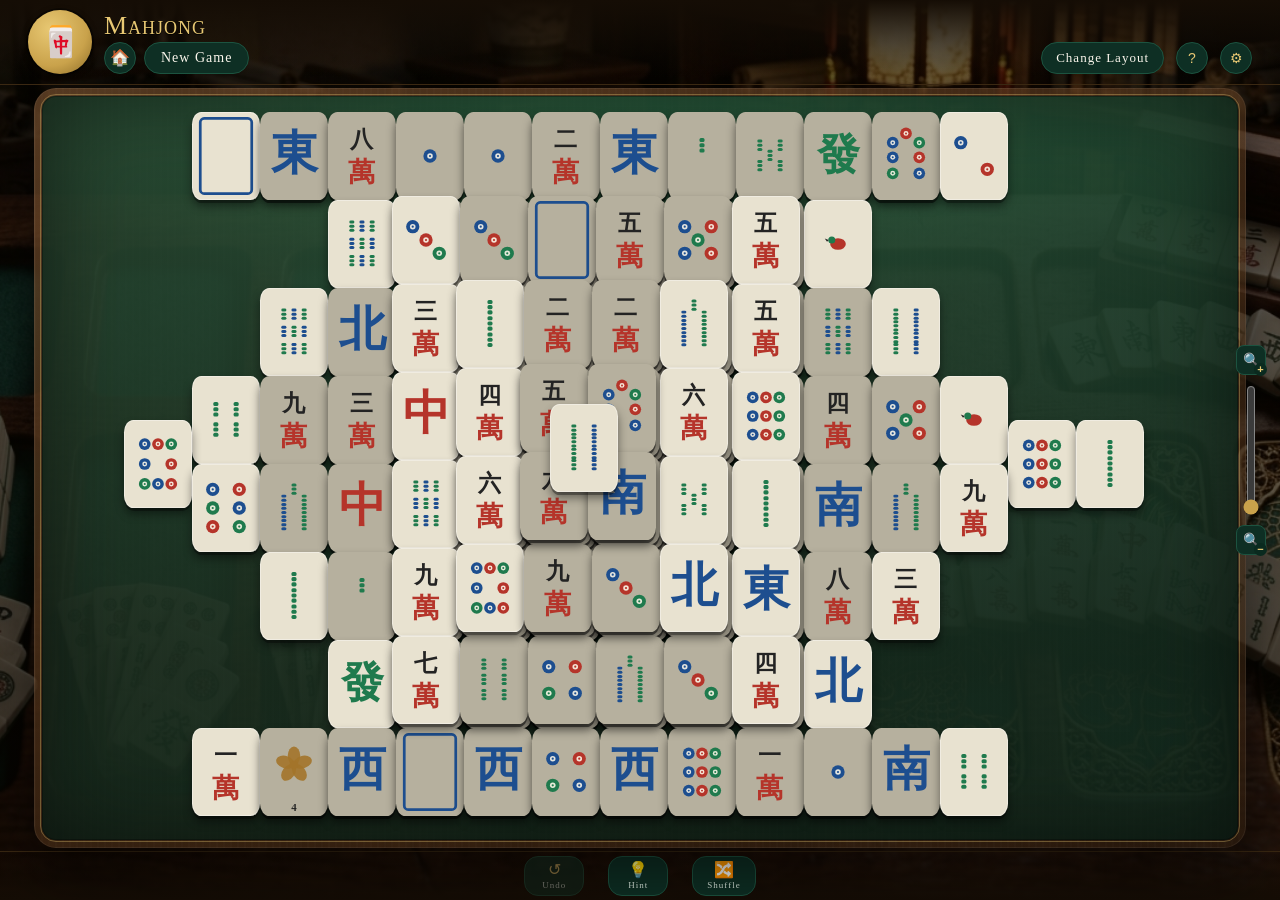
<file: Mahjong.html>
<!DOCTYPE html>
<!--
    Mahjong.html
    Written by: Johnathon Largent
    Version 2.14

   LayoutEditor.html's Preview switched from an embedded iframe to
   window.open() (the iframe squeezed this whole site into a small
   modal box, causing real sizing problems — see LayoutEditor.html's
   changelog). The postMessage listener itself didn't need to change
   for that — it already worked the same regardless of iframe vs.
   popup — but added the other half of the handshake: if opened via
   window.open() by another same-origin page, this now sends
   'mahjong-preview-ready' back to window.opener once actually ready
   to receive, so the editor doesn't have to guess how long a fresh
   page load takes before it's safe to postMessage the layout.
-->
<!--
  Mahjong-specific rules:
    - The 3 built-in boards (Turtle/Pyramid/Irish Castle) are all a
      full 144-tile set: 34 distinct "kinds" (9 Dots, 9 Bamboo, 9
      Characters, 4 Winds, 3 Dragons) at up to 4 copies each, plus 4
      Flowers + 4 Seasons (one of each design, no duplicates). Custom
      layouts (tiles/layout/) can be any EVEN size from 32 to 144 —
      real mahjong sets legitimately come in smaller sizes too, not
      just the full 144; buildPairSlots() scales the kind-pool to
      match whatever size a given layout actually is, prioritizing
      variety (each of the 34 kinds gets one pair before any kind
      gets a second, and Flowers/Seasons only enter once all 34 kinds
      already have their first pair) so a 32-tile deck is 16 distinct
      kinds once each rather than a handful repeated many times.
    - A tile is FREE (selectable) only if no other tile sits on top of
      it (any layer above whose footprint overlaps), AND at least one
      of its left/right neighbors at the same layer is empty.
    - Two free tiles match if they're the same kind, OR both are
      Flowers (any Flower matches any Flower), OR both are Seasons
      (same idea) — matched tiles are removed as a pair.
    - Deals are generated by actually solving the (kind-less) board
      layout with a random legal removal order first, THEN stamping
      matching kinds onto whichever two positions got "removed"
      together at each step — see generateSolvableLayout(). Since
      freeness only ever depends on position, not kind, that removal
      order stays 100% legal once kinds are assigned, so every fresh
      deal is guaranteed solvable start to finish (the whole attempt
      retries if a rare geometric dead-end shows up mid-generation).
    - Shuffle (bottom bar, and offered automatically if no matching
      pair remains) randomizes the kinds currently sitting on whatever
      tiles are still on the board. This does NOT re-run the solver —
      exactly like a real Mahjong Solitaire "shuffle" button, it can't
      guarantee the reshuffled board is still solvable, only that it's
      worth a fresh look.
-->
<html lang="en">
<head>
<meta charset="UTF-8">
<meta name="viewport" content="width=device-width, initial-scale=1.0, maximum-scale=1, user-scalable=no">
<title>Mahjong</title>
<link rel="icon" href="data:image/svg+xml,%3Csvg xmlns='http://www.w3.org/2000/svg' viewBox='0 0 100 100'%3E%3Ctext y='.9em' font-size='90'%3E%F0%9F%80%84%3C/text%3E%3C/svg%3E">
<link rel="preload" as="image" href="images/Mahjong.webp">
<link rel="stylesheet" href="styles.css">
<style>
  /* Mahjong-only background: same photo+scrim treatment as Spider.html/
     FreeCell.html — a dark gradient sits between the photo and
     everything else so the header/bottom bar/table stay legible
     regardless of how bright the photo is. images/Mahjong.webp is a
     dedicated background photo the same way images/Spider.webp and
     images/FreeCell.webp are — add that file and this picks it up
     with no other change needed. The wood frame + green felt
     (.table-frame/.table-felt) already read --table-opacity from
     styles.css, so they let this photo show through exactly like
     every other game with a photo background. */
  html,body{
    background-image: linear-gradient(rgba(8,5,2,.55), rgba(8,5,2,.7)), url('images/Mahjong.webp');
    background-size: cover;
    background-position: center;
    background-attachment: fixed;
  }
  .brand .crest{ font-size:30px; }

  body.preview-mode::before{
    content: "PREVIEW"; position: fixed; top: 0; left: 50%; transform: translateX(-50%);
    background: var(--brass); color:#241c08; font-weight:700; font-size:11px;
    letter-spacing:2px; padding:3px 14px; border-radius:0 0 8px 8px; z-index:10000;
    pointer-events:none;
  }

  /* Shared styles.css's .stage/.table-frame/.table-felt padding is
     tuned generously for games with fewer/smaller board elements —
     trimmed down here specifically, since Mahjong boards can span
     close to the full viewport height and a few extra px of padding
     was tipping some layouts into an unnecessary ~5px scrollbar. */
  .stage{ padding: 3px clamp(6px,1.6vw,14px) 3px; }
  .table-frame{ padding: clamp(4px,0.8vw,8px); }
  .table-felt{ padding: clamp(4px,1vw,10px) clamp(6px,1.4vw,12px) 6px; }

  /* Desktop-only: the bottom bar's default sizing (from shared
     styles.css) is generous for a row that, on wide screens, is just
     3 icon buttons plus 2 chips — shrinking it recovers real vertical
     room for the felt. Left alone on mobile (max-width:560px),
     where the bottom bar is the primary touch target row and the
     original sizing matters more than it does here. */
  @media (min-width:561px){
    .bottombar{ padding: 4px clamp(10px,2vw,20px) 4px; }
    .bottombtn{ padding:5px 14px; min-width:60px; }
    .bottombtn .bicon{ font-size:16px; }
    .bottombtn .blabel{ font-size:9px; }
  }

  /* Board zoom — a vertical version of the old horizontal text-size
     slider (same ~130px footprint, just rotated), floating on the
     right edge so it doesn't take up any layout space of its own.
     Scrolling stays scoped to .table-felt itself either way; this
     just lets someone trade "whole board visible, smaller tiles" for
     "bigger tiles, more scrolling" on purpose instead of only ever
     getting whichever fitBoard() picks automatically. Desktop-only —
     mobile gets its own separate button pair, no slider, positioned
     in the header instead (see .zoom-buttons-mobile below). */
  .zoom-control{
    position: fixed; right: 14px; top: 50%; transform: translateY(-50%);
    display:flex; flex-direction:column; align-items:center; gap:8px;
    z-index: 500;
  }
  .zoom-control .zoom-btn{
    width:30px; height:30px; border-radius:8px; flex-shrink:0;
    background: var(--panel); border:1px solid var(--panel-line); color: var(--brass-light);
    font-size:14px; cursor:pointer; display:flex; align-items:center; justify-content:center;
    position:relative;
  }
  .zoom-control .zoom-btn .zoom-sign{
    position:absolute; right:-2px; bottom:-2px; font-size:11px; font-weight:700;
    background:#0a2a1f; border-radius:50%; width:13px; height:13px; line-height:13px; text-align:center;
    color: var(--brass-light);
  }
  .zoom-control .zoom-btn:active{ transform: scale(.92); }
  .zoom-control input[type=range]{
    writing-mode: vertical-lr; direction: rtl;
    width:8px; height:130px; accent-color: var(--brass); cursor:pointer;
  }

  /* Mobile: the header wraps to 2 rows (brand-actions under the
     title, hud's overflow under Change Layout), which leaves an
     empty gap in that second row between "New Game" and the wrapped
     hud icon — that's exactly where these sit. A fixed px guess for
     "top" was wrong twice in a row here (header height/wrapping
     varies enough by device that a hardcoded number doesn't hold up),
     so position is now set by JS measuring .brand-actions's actual
     rendered center and matching it — see positionMobileZoomButtons()
     — rather than assumed. Absolutely positioned against <header>
     (given position:relative below), and it's just the two buttons,
     no slider — a slider is harder to use precisely on a touchscreen
     than two taps. */
  header{ position:relative; }
  .zoom-buttons-mobile{ display:none; }
  @media (max-width:560px){
    .zoom-control{ display:none; }
    .zoom-buttons-mobile{
      display:flex; gap:8px; position:absolute;
      z-index:20;
    }
    .zoom-buttons-mobile .zoom-btn{
      width:34px; height:34px; border-radius:10px; flex-shrink:0;
      background: var(--panel); border:1px solid var(--panel-line); color: var(--brass-light);
      font-size:15px; cursor:pointer; display:flex; align-items:center; justify-content:center;
      position:relative;
    }
    .zoom-buttons-mobile .zoom-btn .zoom-sign{
      position:absolute; right:-2px; bottom:-2px; font-size:11px; font-weight:700;
      background:#0a2a1f; border-radius:50%; width:14px; height:14px; line-height:14px; text-align:center;
      color: var(--brass-light);
    }
    .zoom-buttons-mobile .zoom-btn:active{ transform: scale(.92); }
  }

  /* ===== Board ===== */
  /* justify-content/align-items:center on a scrollable flex container
     is a known trap: when content grows past the container (zoomed
     in here), centering doesn't reserve matching scroll room on the
     "before" side, so the left/top edge becomes permanently
     unreachable no matter how far you scroll — exactly the "can't
     scroll left" bug. "safe center" (CSS Box Alignment) is the actual
     fix: it centers normally while content fits, and falls back to
     start-alignment (scrollable from the true edge) the moment it
     doesn't, instead of clipping that side off. */
  .table-felt{ display:flex; align-items:safe center; justify-content:safe center; overflow:auto; }
  #board{ position:relative; margin:auto; flex-shrink:0; }

  /* --tile-color is the ONE settings-driven color used across the
     whole board (same idea as the card-back picker choosing one back
     for every card) — every free tile reads the exact same flat
     color, no gradient. --tile-glyph-scale locks the tile artwork at
     its largest, most legible size — the adjustable slider version of
     this got removed after a few real games showed max size was just
     the right call every time, so there's no reason to make people
     choose. */
  :root{
    --tile-color: #e8e2d0;
    --tile-blocked-color: #b6b09e;
    --tile-glyph-scale: 1.5;
  }

  .mtile{
    position:absolute; left:0; top:0;
    cursor:pointer;
    transition: background-color .12s ease, transform .12s ease;
  }
  .mtile-body{
    position:absolute; inset:0;
    border-radius: 14%;
    background: var(--tile-color);
    box-shadow:
      0 3px 0 rgba(0,0,0,.32),
      0 6px 10px rgba(0,0,0,.45),
      inset 0 0 0 1px rgba(255,255,255,.35);
  }
  .mtile-body img{
    position:absolute; inset:0; width:100%; height:100%;
    padding: 12%; box-sizing:border-box;
    object-fit:contain; pointer-events:none; user-select:none; display:block;
    transform: scale(var(--tile-glyph-scale));
    transition: transform .1s ease;
  }
  .mtile.blocked{ cursor:default; }
  /* Flat rgb(50,50,50) regardless of the chosen tile color — the
     point is maximum, color-independent contrast against whatever
     free tiles look like, not a tint of the user's chosen color. */
  .mtile.blocked .mtile-body{ background: var(--tile-blocked-color); box-shadow: 0 3px 0 rgba(0,0,0,.5), 0 6px 10px rgba(0,0,0,.55); }
  .mtile.free:hover .mtile-body{ filter:brightness(1.1); }
  .mtile.free:active{ transform: translateY(1px); }
  .mtile.selected .mtile-body{
    box-shadow:
      0 0 0 4px #7ee6a8, 0 0 16px rgba(126,230,168,.75),
      0 3px 0 rgba(0,0,0,.32), 0 6px 10px rgba(0,0,0,.45);
  }

  /* ===== Settings: tile-color swatch pickers (mirrors .backpicker/
     .backswatch's pattern from styles.css, just square + flat-color
     instead of card-shaped + imaged) ===== */
  .colorpicker-sub{ font-size:11px; letter-spacing:1.5px; text-transform:uppercase; color:#9fc9b6; margin:0 0 6px; }
  .colorpicker{ display:flex; gap:8px; flex-wrap:wrap; }
  .colorswatch{
    width:32px; height:32px; border-radius:7px; cursor:pointer; flex-shrink:0;
    border:2px solid transparent; box-shadow:0 2px 5px rgba(0,0,0,.4);
    display:flex; align-items:center; justify-content:center; font-size:14px; color:#fff;
  }
  .colorswatch.active{ border-color:#7ee6a8; }
  .colorswatch.custom-swatch{
    background: repeating-conic-gradient(#4a4a4a 0% 25%, #333 0% 50%) 0 0/12px 12px;
  }

  .helpbody{ font-size:13px; line-height:1.7; color:#dce9df; }
  .helpbody b{ color:var(--brass-light); }
  .helpbody ul{ margin:6px 0 14px; padding-left:20px; }
  .help-tile-row{ display:flex; gap:14px; margin:10px 4px; flex-wrap:wrap; }
  /* Same overflow-past-the-box scale(1.5) trick every real tile now
     always uses (--tile-glyph-scale is locked at its max, no longer
     an adjustable slider) — a fixed-size box that lets the artwork
     overflow past its own edges, not a bigger box with the art fitted
     neatly inside, since that overflow is what makes the art actually
     read as big and legible. */
  .help-tile-swatch{
    width:38px; height:50px; border-radius:14%; flex-shrink:0;
    background: var(--tile-color); overflow:visible; position:relative;
    box-shadow: 0 2px 0 rgba(0,0,0,.32), 0 4px 6px rgba(0,0,0,.4), inset 0 0 0 1px rgba(255,255,255,.3);
    padding:5px; box-sizing:border-box;
  }
  .help-tile-swatch img{
    width:100%; height:100%; object-fit:contain; display:block;
    transform: scale(1.5); transform-origin:center;
  }
  .help-or{ font-size:11px; letter-spacing:1px; text-transform:uppercase; color:#9fc9b6; margin:4px 0; }

  /* ===== Layouts gallery ===== */
  .layouts-modal{ width:min(480px, 92vw); }
  .layout-carousel-wrap{ display:flex; align-items:center; gap:4px; }
  .layout-nav{
    background:none; border:none; color:var(--brass-light); font-size:30px; cursor:pointer;
    padding:4px 6px; flex-shrink:0; line-height:1;
  }
  .layout-nav:disabled{ opacity:.3; cursor:default; }
  .layout-carousel{
    display:flex; overflow-x:auto; scroll-snap-type:x mandatory;
    border-radius:10px; background:rgba(0,0,0,.22); flex:1;
    -webkit-overflow-scrolling:touch;
  }
  .layout-carousel::-webkit-scrollbar{ display:none; }
  .layout-card{
    flex:0 0 100%; scroll-snap-align:center; padding:18px 16px 14px;
    display:flex; flex-direction:column; align-items:center; gap:8px; text-align:center;
  }
  .layout-card-title{ font-variant:small-caps; letter-spacing:1.5px; color:var(--brass-light); font-size:19px; }
  .layout-card-svg{ width:100%; max-width:260px; }
  .layout-card-svg svg{ width:100%; height:auto; display:block; }
  .layout-card-desc{ font-size:12.5px; color:#cfe6d8; line-height:1.55; min-height:38px; }
  .layout-dots{ display:flex; justify-content:center; gap:6px; margin-top:12px; }
  .layout-dot{ width:7px; height:7px; border-radius:50%; background:#2c5a44; cursor:pointer; }
  .layout-dot.active{ background: var(--brass-light); }

  /* Tiles are stacked with their own z-index scheme (see renderAll's
     layer*20+row math — max ~90 across every layout shape), which
     stays comfortably under .overlay's z-index:100 already. This
     explicit override is just a safety net so a modal can never again
     render silently behind the board even if that formula changes. */
  .overlay, .winmask{ z-index: 5000; }
</style>
</head>
<body>

<header>
  <div class="brand">
    <div class="crest" aria-hidden="true">🀄</div>
    <div class="brand-text">
      <h1>Mahjong</h1>
      <div class="brand-actions">
        <a class="home-btn" href="./" title="Home" aria-label="Home">🏠</a>
        <button class="textbtn newgame-btn" id="btn-newgame">New Game</button>
      </div>
    </div>
  </div>
  <div class="zoom-buttons-mobile" id="zoom-buttons-mobile">
    <button class="zoom-btn" id="zoom-in-mobile" title="Zoom in" aria-label="Zoom in">🔍<span class="zoom-sign">+</span></button>
    <button class="zoom-btn" id="zoom-out-mobile" title="Zoom out" aria-label="Zoom out">🔍<span class="zoom-sign">−</span></button>
  </div>
  <div class="hud">
    <button class="textbtn" id="btn-layouts">Change Layout</button>
    <button class="iconbtn" id="btn-help" title="How to play">?</button>
    <button class="iconbtn" id="btn-settings" title="Settings">⚙</button>
  </div>
</header>

<div class="stage">
  <div class="table-frame">
    <div class="table-felt">
      <div id="board"></div>
    </div>
  </div>
</div>

<div class="zoom-control" id="zoom-control">
  <button class="zoom-btn" id="zoom-in" title="Zoom in" aria-label="Zoom in">🔍<span class="zoom-sign">+</span></button>
  <input type="range" id="zoom-slider" min="100" max="250" step="10" value="100" aria-label="Board zoom" title="Board zoom">
  <button class="zoom-btn" id="zoom-out" title="Zoom out" aria-label="Zoom out">🔍<span class="zoom-sign">−</span></button>
</div>

<div class="hint-toast" id="toast"></div>

<div class="bottombar">
  <div class="chip" id="chip-score">PAIRS <b id="score-val">0</b>/<span id="score-total">72</span></div>
  <div class="bottombar-actions">
    <button class="bottombtn" id="btn-undo" title="Undo"><span class="bicon">↺</span><span class="blabel">Undo</span></button>
    <button class="bottombtn" id="btn-hint" title="Hint"><span class="bicon">💡</span><span class="blabel">Hint</span></button>
    <button class="bottombtn" id="btn-findmatch" title="Highlight this tile's free matches"><span class="bicon">🔎</span><span class="blabel">Find Match</span></button>
    <button class="bottombtn" id="btn-shuffle" title="Shuffle remaining tiles"><span class="bicon">🔀</span><span class="blabel">Shuffle</span></button>
  </div>
  <div class="chip" id="chip-time">TIME <b id="time-val">00:00</b></div>
</div>

<!-- SETTINGS -->
<div class="overlay" id="settings-overlay">
  <div class="modal">
    <h3>Settings</h3>
    <div class="sub" id="version-info">Mahjong.html</div>

    <div class="field">
      <label>Tile Color</label>
      <div class="colorpicker" id="tile-color-picker">
        <div class="colorswatch" data-val="#f6efdd" style="background:#f6efdd"></div>
        <div class="colorswatch" data-val="#e8e2d0" style="background:#e8e2d0"></div>
        <div class="colorswatch" data-val="#ddc9a3" style="background:#ddc9a3"></div>
        <div class="colorswatch" data-val="#5a5248" style="background:#5a5248"></div>
        <div class="colorswatch" data-val="#2b2622" style="background:#2b2622"></div>
        <div class="colorswatch custom-swatch" title="Custom color">✎</div>
      </div>
      <input type="color" id="tile-color-custom-input" style="display:none">
    </div>

    <div class="field">
      <div class="toggrow">
        <span>Show Timer</span>
        <label class="switch"><input type="checkbox" id="tog-timer"><span class="slider"></span></label>
      </div>
      <div class="toggrow">
        <span>Show Pairs Count</span>
        <label class="switch"><input type="checkbox" id="tog-score"><span class="slider"></span></label>
      </div>
      <div class="toggrow">
        <span>Show Find Match Button</span>
        <label class="switch"><input type="checkbox" id="tog-findmatch"><span class="slider"></span></label>
      </div>
    </div>

    <div class="modal-actions">
      <button class="textbtn" id="settings-cancel">Cancel</button>
      <button class="textbtn primary" id="settings-apply">Apply</button>
      <button class="textbtn primary" id="settings-newgame">Apply &amp; New Game</button>
    </div>
  </div>
</div>

<!-- HELP -->
<div class="overlay" id="help-overlay">
  <div class="modal">
    <h3>How To Play</h3>
    <div class="sub">Mahjong Solitaire</div>
    <div class="helpbody">
      <p>Clear the whole board by matching tiles in pairs. The built-in
      boards use a full 144-tile set; some custom layouts (Change
      Layout) may use fewer.</p>
      <ul>
        <li>Tap a tile to select it, then tap a matching tile to remove both.</li>
        <li>Only <b>free</b> tiles can be selected — nothing covering it from
        above, and at least one open side (left or right).</li>
        <li>Two tiles match if they're the exact same tile, or:
          <div class="help-tile-row">
            <div class="help-tile-swatch"><img src="tiles/flower_1.svg" alt="Flower 1"></div>
            <div class="help-tile-swatch"><img src="tiles/flower_2.svg" alt="Flower 2"></div>
            <div class="help-tile-swatch"><img src="tiles/flower_3.svg" alt="Flower 3"></div>
            <div class="help-tile-swatch"><img src="tiles/flower_4.svg" alt="Flower 4"></div>
          </div>
          both are <b>Flowers</b> — any Flower matches any Flower.
          <div class="help-or">or</div>
          <div class="help-tile-row">
            <div class="help-tile-swatch"><img src="tiles/season_1.svg" alt="Season 1"></div>
            <div class="help-tile-swatch"><img src="tiles/season_2.svg" alt="Season 2"></div>
            <div class="help-tile-swatch"><img src="tiles/season_3.svg" alt="Season 3"></div>
            <div class="help-tile-swatch"><img src="tiles/season_4.svg" alt="Season 4"></div>
          </div>
          both are <b>Seasons</b> — same idea.
        </li>
        <li><b>Hint</b> pulses any one currently-available matching pair.</li>
        <li><b>Find Match</b> pulses every free tile matching your current
        selection.</li>
        <li><b>Shuffle</b> randomizes the kinds on whatever tiles remain —
        useful if you get stuck.</li>
        <li><b>Change Layout</b> (top of the page) lets you pick a
        different board shape before starting a new game.</li>
        <li>The zoom slider on the right edge scales the board up from
        its default fit — bigger tiles, more scrolling within the
        table itself.</li>
      </ul>
    </div>
    <div class="modal-actions">
      <button class="textbtn primary" id="help-close">Got it</button>
    </div>
  </div>
</div>

<!-- LAYOUTS GALLERY -->
<div class="overlay" id="layouts-overlay">
  <div class="modal layouts-modal">
    <h3>Board Layouts</h3>
    <div class="sub">Swipe or use the arrows to preview a shape, then play it.</div>
    <div class="layout-carousel-wrap">
      <button class="layout-nav" id="layout-prev" aria-label="Previous layout">‹</button>
      <div class="layout-carousel" id="layout-carousel"></div>
      <button class="layout-nav" id="layout-next" aria-label="Next layout">›</button>
    </div>
    <div class="layout-dots" id="layout-dots"></div>
    <div class="modal-actions">
      <button class="textbtn" id="layouts-cancel">Cancel</button>
      <button class="textbtn primary" id="layouts-play">Play This Layout</button>
    </div>
  </div>
</div>

<!-- CONFIRM NEW GAME -->
<div class="overlay" id="confirm-overlay">
  <div class="modal">
    <h3>Start Over?</h3>
    <div class="sub">Your current board will be lost.</div>
    <div class="modal-actions">
      <button class="textbtn" id="confirm-cancel">Cancel</button>
      <button class="textbtn primary" id="confirm-yes">New Game</button>
    </div>
  </div>
</div>

<!-- NO MOVES -->
<div class="overlay" id="nomovesmask">
  <div class="modal">
    <h3>No Moves Left</h3>
    <div class="sub">There's no matching pair currently free.</div>
    <div class="modal-actions">
      <button class="textbtn" id="nomoves-undo">Undo</button>
      <button class="textbtn" id="nomoves-shuffle">Shuffle</button>
      <button class="textbtn primary" id="nomoves-newgame">New Game</button>
    </div>
  </div>
</div>

<!-- WIN -->
<div class="winmask" id="winmask">
  <div class="winmask-modal">
    <h2>Board Cleared!</h2>
    <p id="win-time-line">Time: 00:00</p>
    <button class="textbtn primary" id="win-newgame">Play Again</button>
  </div>
</div>

<script src="engine.js"></script>
<script>
(function(){
"use strict";
const E = SEngine;
const PAGE_VERSION = '2.14';

/* =========================================================
   BOARD LAYOUTS
   Each entry is [layer, col, row] — col/row are in half-tile "grid
   units" (a tile is 2 units wide/tall), so same-layer neighbors sit
   exactly 2 units apart and cross-layer overlap is a simple
   bounding-box test. Every layout below totals exactly 144 positions
   (34 kinds x 4 + 4 Flowers + 4 Seasons). Add a new shape by adding
   another entry here plus one line in LAYOUTS_ORDER — the Layouts
   gallery's preview art and everything else derives from the
   coordinates automatically, no separate assets needed.
   ========================================================= */
const LAYOUTS = {
  turtle: {
    name: 'Turtle',
    desc: 'The original 1981 Turtle board, tile-for-tile — widest in the middle, tapering to a point top and bottom, with small flippers on both sides.',
    coords: [
[0,0,7],[0,2,0],[0,2,6],[0,2,8],[0,2,14],[0,4,0],[0,4,4],[0,4,6],[0,4,8],[0,4,10],[0,4,14],[0,6,0],[0,6,2],[0,6,4],[0,6,6],[0,6,8],[0,6,10],[0,6,12],[0,6,14],[0,8,0],[0,8,2],[0,8,4],[0,8,6],[0,8,8],[0,8,10],[0,8,12],[0,8,14],[1,8,2],[1,8,4],[1,8,6],[1,8,8],[1,8,10],[1,8,12],[0,10,0],[0,10,2],[0,10,4],[0,10,6],[0,10,8],[0,10,10],[0,10,12],[0,10,14],[1,10,2],[1,10,4],[1,10,6],[1,10,8],[1,10,10],[1,10,12],[2,10,4],[2,10,6],[2,10,8],[2,10,10],[0,12,0],[0,12,2],[0,12,4],[0,12,6],[0,12,8],[0,12,10],[0,12,12],[0,12,14],[1,12,2],[1,12,4],[1,12,6],[1,12,8],[1,12,10],[1,12,12],[2,12,4],[2,12,6],[2,12,8],[2,12,10],[3,12,6],[3,12,8],[4,13,7],[0,14,0],[0,14,2],[0,14,4],[0,14,6],[0,14,8],[0,14,10],[0,14,12],[0,14,14],[1,14,2],[1,14,4],[1,14,6],[1,14,8],[1,14,10],[1,14,12],[2,14,4],[2,14,6],[2,14,8],[2,14,10],[3,14,6],[3,14,8],[0,16,0],[0,16,2],[0,16,4],[0,16,6],[0,16,8],[0,16,10],[0,16,12],[0,16,14],[1,16,2],[1,16,4],[1,16,6],[1,16,8],[1,16,10],[1,16,12],[2,16,4],[2,16,6],[2,16,8],[2,16,10],[0,18,0],[0,18,2],[0,18,4],[0,18,6],[0,18,8],[0,18,10],[0,18,12],[0,18,14],[1,18,2],[1,18,4],[1,18,6],[1,18,8],[1,18,10],[1,18,12],[0,20,0],[0,20,2],[0,20,4],[0,20,6],[0,20,8],[0,20,10],[0,20,12],[0,20,14],[0,22,0],[0,22,4],[0,22,6],[0,22,8],[0,22,10],[0,22,14],[0,24,0],[0,24,6],[0,24,8],[0,24,14],[0,26,7],[0,28,7]
    ]
  },
  pyramid: {
    name: 'Pyramid',
    desc: 'A taller, narrower diamond with more visible layers — reads as a steeper stacked pile.',
    coords: [
[0,6,0],[0,8,0],[0,10,0],[0,12,0],[0,14,0],[0,16,0],[0,4,2],[0,6,2],[0,8,2],[0,10,2],[0,12,2],[0,14,2],[0,16,2],[0,18,2],[0,2,4],[0,4,4],[0,6,4],[0,8,4],[0,10,4],[0,12,4],[0,14,4],[0,16,4],[0,18,4],[0,20,4],[0,0,6],[0,2,6],[0,4,6],[0,6,6],[0,8,6],[0,10,6],[0,12,6],[0,14,6],[0,16,6],[0,18,6],[0,20,6],[0,22,6],[0,0,8],[0,2,8],[0,4,8],[0,6,8],[0,8,8],[0,10,8],[0,12,8],[0,14,8],[0,16,8],[0,18,8],[0,20,8],[0,22,8],[0,2,10],[0,4,10],[0,6,10],[0,8,10],[0,10,10],[0,12,10],[0,14,10],[0,16,10],[0,18,10],[0,20,10],[0,4,12],[0,6,12],[0,8,12],[0,10,12],[0,12,12],[0,14,12],[0,16,12],[0,18,12],[0,6,14],[0,8,14],[0,10,14],[0,12,14],[0,14,14],[0,16,14],[1,6,2],[1,8,2],[1,10,2],[1,12,2],[1,14,2],[1,16,2],[1,4,4],[1,6,4],[1,8,4],[1,10,4],[1,12,4],[1,14,4],[1,16,4],[1,18,4],[1,4,6],[1,6,6],[1,8,6],[1,10,6],[1,12,6],[1,14,6],[1,16,6],[1,18,6],[1,4,8],[1,6,8],[1,8,8],[1,10,8],[1,12,8],[1,14,8],[1,16,8],[1,18,8],[1,4,10],[1,6,10],[1,8,10],[1,10,10],[1,12,10],[1,14,10],[1,16,10],[1,18,10],[1,6,12],[1,8,12],[1,10,12],[1,12,12],[1,14,12],[1,16,12],[1,11,7],[2,8,4],[2,10,4],[2,12,4],[2,14,4],[2,6,6],[2,8,6],[2,10,6],[2,12,6],[2,14,6],[2,16,6],[2,6,8],[2,8,8],[2,10,8],[2,12,8],[2,14,8],[2,16,8],[2,8,10],[2,10,10],[2,12,10],[2,14,10],[2,11,7],[3,10,6],[3,12,6],[3,10,8],[3,12,8],[3,10,7],[3,12,7]
    ]
  },
  irishcastle: {
    name: 'Irish Castle',
    desc: 'Two mirrored towers — a 3/2/3 crown, a 5-wide collar, then four tapering courses — linked by a small bridge.',
    coords: [
[0,0,0],[1,0,0],[2,0,0],[0,4,0],[1,4,0],[0,8,0],[1,8,0],[2,8,0],[0,0,2],[1,0,2],[0,2,2],[1,2,2],[0,4,2],[1,4,2],[0,6,2],[1,6,2],[0,8,2],[1,8,2],[0,1,4],[0,3,4],[1,3,4],[0,5,4],[1,5,4],[0,7,4],[2,4,4],[0,1,6],[0,3,6],[1,3,6],[0,5,6],[1,5,6],[0,7,6],[2,4,6],[0,1,8],[0,3,8],[1,3,8],[0,5,8],[1,5,8],[0,7,8],[2,4,8],[0,1,10],[0,3,10],[1,3,10],[0,5,10],[1,5,10],[0,7,10],[1,7,10],[2,7,10],[2,4,10],[0,1,12],[1,1,12],[0,3,12],[1,3,12],[0,5,12],[1,5,12],[0,7,12],[1,7,12],[2,7,12],[3,4,12],[0,1,14],[1,1,14],[0,3,14],[1,3,14],[0,5,14],[1,5,14],[0,7,14],[1,7,14],[2,7,14],[3,4,14],[0,20,0],[1,20,0],[2,20,0],[0,16,0],[1,16,0],[0,12,0],[1,12,0],[2,12,0],[0,20,2],[1,20,2],[0,18,2],[1,18,2],[0,16,2],[1,16,2],[0,14,2],[1,14,2],[0,12,2],[1,12,2],[0,19,4],[0,17,4],[1,17,4],[0,15,4],[1,15,4],[0,13,4],[2,16,4],[0,19,6],[0,17,6],[1,17,6],[0,15,6],[1,15,6],[0,13,6],[2,16,6],[0,19,8],[0,17,8],[1,17,8],[0,15,8],[1,15,8],[0,13,8],[2,16,8],[0,19,10],[0,17,10],[1,17,10],[0,15,10],[1,15,10],[0,13,10],[1,13,10],[2,13,10],[2,16,10],[0,19,12],[1,19,12],[0,17,12],[1,17,12],[0,15,12],[1,15,12],[0,13,12],[1,13,12],[2,13,12],[3,16,12],[0,19,14],[1,19,14],[0,17,14],[1,17,14],[0,15,14],[1,15,14],[0,13,14],[1,13,14],[2,13,14],[3,16,14],[0,9,10],[0,11,10],[1,9,9],[1,11,9],[1,9,11],[1,11,11],[2,9,10],[2,11,10]
    ]
  }
};
const LAYOUTS_ORDER = ['turtle','pyramid','irishcastle'];

const KINDS_34 = [
  'dot_1','dot_2','dot_3','dot_4','dot_5','dot_6','dot_7','dot_8','dot_9',
  'bam_1','bam_2','bam_3','bam_4','bam_5','bam_6','bam_7','bam_8','bam_9',
  'char_1','char_2','char_3','char_4','char_5','char_6','char_7','char_8','char_9',
  'wind_E','wind_S','wind_W','wind_N',
  'dragon_red','dragon_green','dragon_white'
];
const FLOWER_KINDS = ['flower_1','flower_2','flower_3','flower_4'];
const SEASON_KINDS = ['season_1','season_2','season_3','season_4'];

function tileImgSrc(kind){ return 'tiles/'+kind+'.svg'; }
function groupOf(kind){
  if(kind.indexOf('flower')===0) return 'flower';
  if(kind.indexOf('season')===0) return 'season';
  return kind;
}

/* =========================================================
   STATE
   ========================================================= */
let state = {
  tiles: [],           // {id, layer, col, row, kind, removed}
  selectedId: null,
  matchedCount: 0,
  currentLayoutKey: 'turtle',
  showTimer: false,
  showScore: false,
  findMatchEnabled: false,
  tileColor: '#e8e2d0',   // 2nd swatch option (bone), the default
  elapsedSeconds: 0
};
let timerInterval = null;
const toastEl = document.getElementById('toast');

/* =========================================================
   GEOMETRY HELPERS
   ========================================================= */
function overlaps(a, b){
  return a.col < b.col+2 && a.col+2 > b.col && a.row < b.row+2 && a.row+2 > b.row;
}
// isFree against an arbitrary active list (used both by the solver,
// where "active" shrinks as positions get virtually removed, and by
// real gameplay, where "active" is simply every non-removed tile).
function isFreeAmong(tile, activeList){
  for(const t of activeList){
    if(t===tile) continue;
    if(t.layer > tile.layer && overlaps(t, tile)) return false;
  }
  let leftOpen = true, rightOpen = true;
  for(const t of activeList){
    if(t===tile) continue;
    if(t.layer===tile.layer && t.row===tile.row){
      if(t.col === tile.col-2) leftOpen = false;
      if(t.col === tile.col+2) rightOpen = false;
    }
  }
  return leftOpen || rightOpen;
}
function activeTiles(){ return state.tiles.filter(t=>!t.removed); }
function isFreeRuntime(tile){ return isFreeAmong(tile, activeTiles()); }

/* =========================================================
   SOLVABLE DEAL GENERATION
   Simulates an actual legal removal of the (kind-less) layout in
   random order, recording which two positions got "removed" together
   at each step, then stamps a matching pair of kinds onto exactly
   those two positions. Freeness only depends on position, never kind,
   so replaying that same removal order in the real game is always
   still legal. Most layouts never hit the fallback below, but a
   shape with tight corridors (like Irish Castle's towers) can
   occasionally paint itself into a corner near the end of a random
   attempt — rather than let that one rare attempt silently produce a
   non-guaranteed board, the whole attempt just retries from scratch.
   ========================================================= */
// Builds exactly (totalTiles/2) pair-slots for a deck of any size from
// 32 to 144 tiles, always guaranteed pairable by construction. Real
// mahjong sets don't hard-require all 144 tiles -- smaller sets (the
// same 34 kinds, fewer copies, often without Flowers/Seasons at all)
// are legitimate too. Priority order: every one of the 34 standard
// kinds gets ONE pair first (max variety for small decks), then
// Flowers/Seasons (2 pair-slots each), then a SECOND pair for each of
// the 34 kinds (never a third or more -- a real set only has 4 copies
// of any one tile, so 2 pairs is the ceiling per kind). A 32-tile deck
// only ever draws from the first tier, so it's 16 different kinds,
// one pair each, no Flowers/Seasons -- exactly what a minimal real set
// looks like.
function buildPairSlots(totalTiles){
  const pairsNeeded = totalTiles / 2;
  const tier1 = E.shuffle(KINDS_34.slice());
  const tier2 = E.shuffle(['FLOWER','FLOWER','SEASON','SEASON']);
  const tier3 = E.shuffle(KINDS_34.slice());
  const priority = tier1.concat(tier2, tier3);
  return E.shuffle(priority.slice(0, pairsNeeded));
}

function attemptSolvableLayout(coords){
  const positions = coords.map((p,i)=>({ id:'t'+i, layer:p[0], col:p[1], row:p[2], kind:null, removed:false }));

  const pairSlots = buildPairSlots(positions.length);

  const flowerPool = E.shuffle(FLOWER_KINDS.slice());
  const seasonPool = E.shuffle(SEASON_KINDS.slice());

  let active = positions.slice();
  let guard = 0;
  let fallbackHit = false;
  while(pairSlots.length && guard++ < 10000){
    const free = active.filter(p=> isFreeAmong(p, active));
    let posA, posB;
    if(free.length < 2){
      fallbackHit = true;
      posA = active[0]; posB = active[1];
    } else {
      E.shuffle(free);
      posA = free[0]; posB = free[1];
    }
    const slot = pairSlots.pop();
    if(slot === 'FLOWER'){
      posA.kind = flowerPool.pop();
      posB.kind = flowerPool.pop();
    } else if(slot === 'SEASON'){
      posA.kind = seasonPool.pop();
      posB.kind = seasonPool.pop();
    } else {
      posA.kind = slot; posB.kind = slot;
    }
    active = active.filter(p=> p!==posA && p!==posB);
  }
  return { positions, fallbackHit };
}
function generateSolvableLayout(){
  const coords = LAYOUTS[state.currentLayoutKey].coords;
  let result = attemptSolvableLayout(coords);
  for(let i=0; i<25 && result.fallbackHit; i++){
    result = attemptSolvableLayout(coords);
  }
  return result.positions;
}

/* =========================================================
   FIT / LAYOUT-TO-PIXELS
   ========================================================= */
let tileW = 46, tileH = 60;
const TILE_ASPECT = 260/200;
const LAYER_SHIFT = 4; // px each axis, purely a "stacked height" visual cue
let zoomMultiplier = 1.0; // 1.0 = fitBoard()'s natural auto-fit size, unchanged -- the default, "most zoomed out" state; the slider only ever scales UP from here

function boardBounds(){
  let maxCol=0, maxRow=0;
  LAYOUTS[state.currentLayoutKey].coords.forEach(p=>{ if(p[1]+2>maxCol) maxCol=p[1]+2; if(p[2]+2>maxRow) maxRow=p[2]+2; });
  return { unitsW:maxCol, unitsH:maxRow };
}
function fitBoard(){
  const felt = document.querySelector('.table-felt');
  if(!felt) return;
  const bounds = boardBounds();
  const feltCS = getComputedStyle(felt);
  const vPad = parseFloat(feltCS.paddingTop)+parseFloat(feltCS.paddingBottom);
  const hPad = parseFloat(feltCS.paddingLeft)+parseFloat(feltCS.paddingRight);
  const availW = felt.clientWidth - hPad - (LAYER_SHIFT*4) - 6;
  const availH = felt.clientHeight - vPad - (LAYER_SHIFT*4) - 6;

  const halfUnitsW = bounds.unitsW/2;
  const halfUnitsH = bounds.unitsH/2;

  let byWidth = availW / halfUnitsW;
  let byHeight = (availH / halfUnitsH) / TILE_ASPECT;
  let baseW = Math.max(14, Math.min(byWidth, byHeight, 72));
  let w = baseW * zoomMultiplier;
  tileW = Math.round(w);
  tileH = Math.round(tileW * TILE_ASPECT);

  const boardEl = document.getElementById('board');
  boardEl.style.width = (bounds.unitsW/2*tileW + LAYER_SHIFT*3) + 'px';
  boardEl.style.height = (bounds.unitsH/2*tileH + LAYER_SHIFT*3) + 'px';
}

/* =========================================================
   RENDER
   ========================================================= */
function tileEl(id){ return document.querySelector('.mtile[data-id="'+id+'"]'); }
function findTile(id){ return state.tiles.find(t=>t.id===id); }

function renderAll(){
  E.purgeStrayCards(); // harmless no-op here, kept for parity with the other games' render entry point
  const boardEl = document.getElementById('board');
  boardEl.innerHTML = '';
  const active = activeTiles();
  active.forEach(t=>{
    const free = isFreeAmong(t, active);
    const el = document.createElement('div');
    el.className = 'mtile ' + (free ? 'free' : 'blocked') + (state.selectedId===t.id ? ' selected' : '');
    el.dataset.id = t.id;
    const left = (t.col/2)*tileW - t.layer*LAYER_SHIFT;
    const top = (t.row/2)*tileH - t.layer*LAYER_SHIFT;
    el.style.left = left + 'px';
    el.style.top = top + 'px';
    el.style.width = tileW + 'px';
    el.style.height = tileH + 'px';
    // Small, deliberately capped range (max ~90 across every layout
    // shape) — keeps higher layers reliably painting over lower ones
    // without ever approaching .overlay/.winmask's z-index (see the
    // local override in <style> above for why that headroom matters).
    el.style.zIndex = String(t.layer*20 + t.row);

    // Tile appearance itself (the flat --tile-color background, or
    // the flat rgb(50,50,50) blocked override) is defined once in the
    // shared CSS rules above — nothing set per-tile here.
    const body = document.createElement('div');
    body.className = 'mtile-body';

    const img = document.createElement('img');
    img.src = tileImgSrc(t.kind);
    img.alt = t.kind;
    img.draggable = false;
    body.appendChild(img);
    el.appendChild(body);

    el.addEventListener('click', ()=> onTileClick(t.id));
    boardEl.appendChild(el);
  });
  updateHud();
}

function updateHud(){
  document.getElementById('score-val').textContent = String(state.matchedCount);
  document.getElementById('score-total').textContent = String(state.tiles.length / 2);
  const mm = String(Math.floor(state.elapsedSeconds/60)).padStart(2,'0');
  const ss = String(state.elapsedSeconds%60).padStart(2,'0');
  document.getElementById('time-val').textContent = mm+':'+ss;
  E.applyHudVisibility(state);
  document.getElementById('btn-findmatch').style.display = state.findMatchEnabled ? 'flex' : 'none';
}

/* =========================================================
   TIMER
   ========================================================= */
function syncTimerInterval(){
  clearInterval(timerInterval);
  if(state.showTimer){
    timerInterval = setInterval(()=>{
      state.elapsedSeconds++;
      updateHud();
    }, 1000);
  }
}

/* =========================================================
   UNDO
   ========================================================= */
const undo = E.createUndoStack(
  ()=>({ tiles: state.tiles.map(t=>({id:t.id, removed:t.removed})), matchedCount: state.matchedCount }),
  (snap)=>{
    const byId = {};
    snap.tiles.forEach(s=> byId[s.id]=s.removed);
    state.tiles.forEach(t=>{ t.removed = !!byId[t.id]; });
    state.matchedCount = snap.matchedCount;
    state.selectedId = null;
    document.getElementById('nomovesmask').classList.remove('show');
    renderAll();
  },
  document.getElementById('btn-undo')
);

/* =========================================================
   GAME LOGIC
   ========================================================= */
function matches(kindA, kindB){ return groupOf(kindA)===groupOf(kindB); }

function onTileClick(id){
  const t = findTile(id);
  if(!t || t.removed) return;
  if(!isFreeRuntime(t)){ E.showToast(toastEl, 'That tile is blocked.'); return; }

  if(state.selectedId === id){
    state.selectedId = null;
    renderAll();
    return;
  }
  if(state.selectedId){
    const other = findTile(state.selectedId);
    if(other && !other.removed && matches(other.kind, t.kind)){
      undo.push();
      other.removed = true;
      t.removed = true;
      state.matchedCount++;
      state.selectedId = null;
      renderAll();
      checkWinOrStuck();
      return;
    }
  }
  state.selectedId = id;
  renderAll();
}

function findAnyFreePair(){
  const free = activeTiles().filter(isFreeRuntime);
  for(let i=0;i<free.length;i++){
    for(let j=i+1;j<free.length;j++){
      if(matches(free[i].kind, free[j].kind)) return [free[i], free[j]];
    }
  }
  return null;
}
function hasAnyMove(){ return !!findAnyFreePair(); }

function checkWinOrStuck(){
  if(activeTiles().length === 0){
    clearInterval(timerInterval);
    const timeLine = document.getElementById('win-time-line');
    if(state.showTimer){
      const mm = String(Math.floor(state.elapsedSeconds/60)).padStart(2,'0');
      const ss = String(state.elapsedSeconds%60).padStart(2,'0');
      timeLine.textContent = 'Time: '+mm+':'+ss;
      timeLine.style.display = '';
    } else {
      timeLine.style.display = 'none';
    }
    document.getElementById('winmask').classList.add('show');
    return;
  }
  if(!hasAnyMove()){
    document.getElementById('nomovesmask').classList.add('show');
  }
}

function shuffleRemaining(){
  const active = activeTiles();
  const kinds = active.map(t=>t.kind);
  let tries = 0;
  do{
    E.shuffle(kinds);
    tries++;
  } while(tries < 30 && !shuffleHasMove(active, kinds));
  active.forEach((t,i)=>{ t.kind = kinds[i]; });
  state.selectedId = null;
  renderAll();
  checkWinOrStuck();
}
function shuffleHasMove(active, kinds){
  const free = active.filter(t=> isFreeAmong(t, active));
  const idxOf = {};
  active.forEach((t,i)=> idxOf[t.id]=i);
  for(let i=0;i<free.length;i++){
    for(let j=i+1;j<free.length;j++){
      if(groupOf(kinds[idxOf[free[i].id]]) === groupOf(kinds[idxOf[free[j].id]])) return true;
    }
  }
  return false;
}

function newGame(){
  document.getElementById('winmask').classList.remove('show');
  document.getElementById('nomovesmask').classList.remove('show');
  state.tiles = generateSolvableLayout();
  state.selectedId = null;
  state.matchedCount = 0;
  state.elapsedSeconds = 0;
  undo.reset();
  fitBoard();
  renderAll();
  syncTimerInterval();
}

/* =========================================================
   SETTINGS WIRING
   ========================================================= */
// Blocked tiles are the chosen tile color shifted 50 units darker per
// RGB channel (clamped at 0) — not a fixed gray. white(255)->205,
// gray(50)->0, etc. Channels that are already near 0 just clamp,
// which is the "brightness decrease has to suffice" fallback for
// colors that can't shift the full 50 units on every channel.
function darkenBy50(hex){
  const num = parseInt(hex.replace('#',''), 16);
  let r = (num>>16) - 50, g = ((num>>8)&0xff) - 50, b = (num&0xff) - 50;
  r = Math.max(0, r); g = Math.max(0, g); b = Math.max(0, b);
  return '#' + ((1<<24) + (r<<16) + (g<<8) + b).toString(16).slice(1);
}
function applyTileColors(){
  document.documentElement.style.setProperty('--tile-color', state.tileColor);
  document.documentElement.style.setProperty('--tile-blocked-color', darkenBy50(state.tileColor));
}
function refreshVersionInfo(){
  const stylesVersion = E.getStylesheetVersion() || 'unknown';
  document.getElementById('version-info').textContent =
    'Mahjong.html v'+PAGE_VERSION+' · engine.js v'+E.ENGINE_VERSION+' · styles.css v'+stylesVersion;
}

// Generic swatch-picker wiring for the Tile Color field — click a
// preset swatch to use it directly, or the "Custom" swatch to fall
// back to the native color dialog for anything else. The selected
// swatch (preset or custom) shows a checkmark, colored dark-on-light
// or light-on-dark depending on that swatch's own brightness so it
// stays legible against any of the preset colors.
function checkmarkColorFor(hex){
  const num = parseInt(hex.replace('#',''), 16);
  const r=(num>>16)&0xff, g=(num>>8)&0xff, b=num&0xff;
  const luminance = (0.299*r + 0.587*g + 0.114*b) / 255;
  return luminance > 0.55 ? '#1a1a1a' : '#fff';
}
function wireColorPicker(pickerId, hiddenInputId, getCurrent, setValue){
  const picker = document.getElementById(pickerId);
  const hiddenInput = document.getElementById(hiddenInputId);
  const customSwatch = picker.querySelector('.custom-swatch');

  function refresh(){
    const current = (getCurrent() || '').toLowerCase();
    let matched = false;
    picker.querySelectorAll('.colorswatch:not(.custom-swatch)').forEach(sw=>{
      const on = sw.dataset.val.toLowerCase() === current;
      sw.classList.toggle('active', on);
      if(on){
        matched = true;
        sw.textContent = '✓';
        sw.style.color = checkmarkColorFor(sw.dataset.val);
      } else {
        sw.textContent = '';
      }
    });
    if(matched){
      customSwatch.classList.remove('active');
      customSwatch.style.background = '';
      customSwatch.textContent = '✎';
    } else {
      customSwatch.classList.add('active');
      customSwatch.style.background = current;
      customSwatch.textContent = '✓';
      customSwatch.style.color = current ? checkmarkColorFor(current) : '#fff';
    }
  }

  picker.querySelectorAll('.colorswatch:not(.custom-swatch)').forEach(sw=>{
    sw.addEventListener('click', ()=>{ setValue(sw.dataset.val); refresh(); });
  });
  customSwatch.addEventListener('click', ()=>{
    hiddenInput.value = getCurrent();
    hiddenInput.click();
  });
  hiddenInput.addEventListener('input', ()=>{ setValue(hiddenInput.value); refresh(); });

  return { refresh };
}
const tileColorPicker = wireColorPicker('tile-color-picker', 'tile-color-custom-input',
  ()=> state.tileColor, v=>{ state.tileColor = v; applyTileColors(); });

let settingsSnapshot = null;
function openSettings(){
  settingsSnapshot = {
    showTimer: state.showTimer, showScore: state.showScore, findMatchEnabled: state.findMatchEnabled,
    tileColor: state.tileColor
  };
  document.getElementById('tog-timer').checked = state.showTimer;
  document.getElementById('tog-score').checked = state.showScore;
  document.getElementById('tog-findmatch').checked = state.findMatchEnabled;
  tileColorPicker.refresh();
  refreshVersionInfo();
  document.getElementById('settings-overlay').classList.add('show');
}
function revertSettings(){
  if(!settingsSnapshot) return;
  state.showTimer = settingsSnapshot.showTimer;
  state.showScore = settingsSnapshot.showScore;
  state.findMatchEnabled = settingsSnapshot.findMatchEnabled;
  state.tileColor = settingsSnapshot.tileColor;
  applyTileColors();
  syncTimerInterval();
  updateHud();
}
document.getElementById('tog-timer').addEventListener('change', e=>{ state.showTimer = e.target.checked; syncTimerInterval(); updateHud(); });
document.getElementById('tog-score').addEventListener('change', e=>{ state.showScore = e.target.checked; updateHud(); });
document.getElementById('tog-findmatch').addEventListener('change', e=>{ state.findMatchEnabled = e.target.checked; updateHud(); });

document.getElementById('btn-settings').addEventListener('click', openSettings);
document.getElementById('settings-cancel').addEventListener('click', ()=>{
  revertSettings();
  document.getElementById('settings-overlay').classList.remove('show');
});
document.getElementById('settings-apply').addEventListener('click', ()=>{
  document.getElementById('settings-overlay').classList.remove('show');
});
document.getElementById('settings-newgame').addEventListener('click', ()=>{
  document.getElementById('settings-overlay').classList.remove('show');
  newGame();
});
document.getElementById('settings-overlay').addEventListener('click', (e)=>{
  if(e.target===document.getElementById('settings-overlay')){
    revertSettings();
    document.getElementById('settings-overlay').classList.remove('show');
  }
});

/* =========================================================
   LAYOUTS GALLERY
   ========================================================= */
function layoutPreviewSVG(coords){
  let maxCol=0, maxRow=0;
  coords.forEach(([l,c,r])=>{ if(c+2>maxCol) maxCol=c+2; if(r+2>maxRow) maxRow=r+2; });
  const vbW = 260, vbH = Math.max(70, vbW * (maxRow/maxCol));
  const scaleX = vbW/maxCol, scaleY = vbH/maxRow;
  const layerColors = ['#8a6a26','#a3812f','#c9a24b','#e8c873'];
  const sorted = coords.slice().sort((a,b)=> a[0]-b[0]);
  let rects = '';
  sorted.forEach(([l,c,r])=>{
    const x = (c*scaleX).toFixed(1), y = (r*scaleY).toFixed(1);
    const w = (2*scaleX-1).toFixed(1), h = (2*scaleY-1).toFixed(1);
    const color = layerColors[Math.min(l, layerColors.length-1)];
    rects += '<rect x="'+x+'" y="'+y+'" width="'+w+'" height="'+h+'" rx="1.5" fill="'+color+'" stroke="rgba(0,0,0,.35)" stroke-width="0.5"/>';
  });
  return '<svg viewBox="0 0 '+vbW+' '+vbH+'" xmlns="http://www.w3.org/2000/svg">'+rects+'</svg>';
}

let layoutCardsBuilt = false;
let layoutCarouselIndex = 0;
function buildLayoutCards(){
  if(layoutCardsBuilt) return;
  const wrap = document.getElementById('layout-carousel');
  const dotsWrap = document.getElementById('layout-dots');
  wrap.innerHTML = ''; dotsWrap.innerHTML = '';
  LAYOUTS_ORDER.forEach((key, i)=>{
    const L = LAYOUTS[key];
    const card = document.createElement('div');
    card.className = 'layout-card';
    card.dataset.key = key;
    card.innerHTML =
      '<div class="layout-card-title">'+L.name+'</div>'+
      '<div class="layout-card-svg">'+layoutPreviewSVG(L.coords)+'</div>'+
      '<div class="layout-card-desc">'+L.desc+'</div>';
    wrap.appendChild(card);

    const dot = document.createElement('div');
    dot.className = 'layout-dot'+(i===0 ? ' active' : '');
    dot.addEventListener('click', ()=> scrollToLayoutIndex(i));
    dotsWrap.appendChild(dot);
  });
  layoutCardsBuilt = true;
}
function scrollToLayoutIndex(i){
  i = Math.max(0, Math.min(LAYOUTS_ORDER.length-1, i));
  const wrap = document.getElementById('layout-carousel');
  wrap.scrollTo({ left: i*wrap.clientWidth, behavior:'smooth' });
}
function updateActiveDot(i){
  layoutCarouselIndex = i;
  document.querySelectorAll('.layout-dot').forEach((d,idx)=> d.classList.toggle('active', idx===i));
}
document.getElementById('layout-prev').addEventListener('click', ()=> scrollToLayoutIndex(layoutCarouselIndex-1));
document.getElementById('layout-next').addEventListener('click', ()=> scrollToLayoutIndex(layoutCarouselIndex+1));
document.getElementById('layout-carousel').addEventListener('scroll', ()=>{
  const wrap = document.getElementById('layout-carousel');
  if(!wrap.clientWidth) return;
  updateActiveDot(Math.round(wrap.scrollLeft / wrap.clientWidth));
});

const layoutsOverlay = document.getElementById('layouts-overlay');
document.getElementById('btn-layouts').addEventListener('click', ()=>{
  buildLayoutCards();
  layoutsOverlay.classList.add('show');
  const idx = Math.max(0, LAYOUTS_ORDER.indexOf(state.currentLayoutKey));
  requestAnimationFrame(()=>{ scrollToLayoutIndex(idx); updateActiveDot(idx); });
});
document.getElementById('layouts-cancel').addEventListener('click', ()=> layoutsOverlay.classList.remove('show'));
layoutsOverlay.addEventListener('click', (e)=>{ if(e.target===layoutsOverlay) layoutsOverlay.classList.remove('show'); });
document.getElementById('layouts-play').addEventListener('click', ()=>{
  state.currentLayoutKey = LAYOUTS_ORDER[layoutCarouselIndex];
  layoutsOverlay.classList.remove('show');
  newGame();
});

/* =========================================================
   BUTTONS
   ========================================================= */
document.getElementById('btn-help').addEventListener('click', ()=> document.getElementById('help-overlay').classList.add('show'));
document.getElementById('help-close').addEventListener('click', ()=> document.getElementById('help-overlay').classList.remove('show'));
document.getElementById('help-overlay').addEventListener('click', (e)=>{ if(e.target===document.getElementById('help-overlay')) document.getElementById('help-overlay').classList.remove('show'); });

const confirmOverlay = document.getElementById('confirm-overlay');
document.getElementById('btn-newgame').addEventListener('click', ()=> confirmOverlay.classList.add('show'));
document.getElementById('confirm-cancel').addEventListener('click', ()=> confirmOverlay.classList.remove('show'));
document.getElementById('confirm-yes').addEventListener('click', ()=>{ confirmOverlay.classList.remove('show'); newGame(); });
confirmOverlay.addEventListener('click', (e)=>{ if(e.target===confirmOverlay) confirmOverlay.classList.remove('show'); });

document.getElementById('btn-undo').addEventListener('click', ()=> undo.undo());

document.getElementById('btn-hint').addEventListener('click', ()=>{
  state.selectedId = null;
  const pair = findAnyFreePair();
  if(!pair){ E.showToast(toastEl, 'No matching pair currently free.'); return; }
  renderAll();
  const els = [tileEl(pair[0].id), tileEl(pair[1].id)].filter(Boolean);
  E.pulseAll(els, 1200);
});

document.getElementById('btn-findmatch').addEventListener('click', ()=>{
  if(!state.selectedId){ E.showToast(toastEl, 'Select a tile first.'); return; }
  const sel = findTile(state.selectedId);
  const free = activeTiles().filter(t=> t.id!==sel.id && isFreeRuntime(t) && matches(t.kind, sel.kind));
  if(!free.length){ E.showToast(toastEl, 'No available match for that tile right now.'); return; }
  const els = free.map(t=> tileEl(t.id)).filter(Boolean);
  E.pulseAll(els, 1200);
});

document.getElementById('btn-shuffle').addEventListener('click', ()=>{
  undo.push();
  shuffleRemaining();
});

document.getElementById('nomoves-undo').addEventListener('click', ()=>{
  document.getElementById('nomovesmask').classList.remove('show');
  undo.undo();
});
document.getElementById('nomoves-shuffle').addEventListener('click', ()=>{
  document.getElementById('nomovesmask').classList.remove('show');
  undo.push();
  shuffleRemaining();
});
document.getElementById('nomoves-newgame').addEventListener('click', ()=>{
  document.getElementById('nomovesmask').classList.remove('show');
  newGame();
});
document.getElementById('win-newgame').addEventListener('click', ()=>{
  document.getElementById('winmask').classList.remove('show');
  newGame();
});

let resizeTimer = null;
window.addEventListener('resize', ()=>{
  clearTimeout(resizeTimer);
  resizeTimer = setTimeout(()=>{ fitBoard(); renderAll(); }, 100);
});

/* =========================================================
   BOARD ZOOM
   Slider value is a plain percentage (100-250); zoomMultiplier is
   just that /100. Default 100 = zero effect on fitBoard()'s own
   auto-fit output -- "most zoomed out" per the on-page default.
   ========================================================= */
const zoomSlider = document.getElementById('zoom-slider');
function applyZoom(pct){
  pct = Math.max(100, Math.min(250, pct));
  zoomSlider.value = pct;
  zoomMultiplier = pct/100;
  fitBoard();
  renderAll();
}
zoomSlider.addEventListener('input', (e)=> applyZoom(Number(e.target.value)));
document.getElementById('zoom-in').addEventListener('click', ()=> applyZoom(Number(zoomSlider.value)+10));
document.getElementById('zoom-out').addEventListener('click', ()=> applyZoom(Number(zoomSlider.value)-10));
document.getElementById('zoom-in-mobile').addEventListener('click', ()=> applyZoom(zoomMultiplier*100+10));
document.getElementById('zoom-out-mobile').addEventListener('click', ()=> applyZoom(zoomMultiplier*100-10));

// Mobile zoom buttons land wherever the actual gap in row 2 of the
// header is -- measured, not guessed. Vertically: centered on
// .brand-actions (Home/New Game)'s real rendered position. Horizontally:
// centered specifically between .brand-actions' right edge and the
// Settings button's left edge -- NOT the header's own horizontal
// center (that was the bug last pass: static left:50% in CSS centers
// on the whole header's width, which is skewed way right of the
// actual row-2 gap by the wide crest+title block on the far left).
// Re-measures on resize/orientation change since the gap shifts with
// viewport width.
function positionMobileZoomButtons(){
  const btns = document.getElementById('zoom-buttons-mobile');
  const actions = document.querySelector('.brand-actions');
  const settingsBtn = document.getElementById('btn-settings');
  const header = document.querySelector('header');
  if(!btns || !actions || !settingsBtn || !header) return;
  if(window.innerWidth > 560){ btns.style.top=''; btns.style.left=''; btns.style.transform=''; return; }
  const actionsRect = actions.getBoundingClientRect();
  const settingsRect = settingsBtn.getBoundingClientRect();
  const headerRect = header.getBoundingClientRect();
  const centerY = actionsRect.top + actionsRect.height/2 - headerRect.top;
  const gapLeft = actionsRect.right - headerRect.left;
  const gapRight = settingsRect.left - headerRect.left;
  const centerX = (gapLeft + gapRight) / 2;
  btns.style.top = centerY + 'px';
  btns.style.left = centerX + 'px';
  btns.style.transform = 'translate(-50%, -50%)';
}
window.addEventListener('resize', positionMobileZoomButtons);
window.addEventListener('orientationchange', positionMobileZoomButtons);

/* =========================================================
   CUSTOM LAYOUTS (tiles/layout/)
   LayoutEditor.html exports plain .json files, but this was the
   missing half: nothing here was ever actually reading them back.
   Static hosting can't list a folder's contents, so this expects a
   small manifest, tiles/layout/index.json, listing which files to
   load -- e.g. ["mylayout.json","another.json"]. Each listed file is
   fetched, validated, and merged straight into LAYOUTS/LAYOUTS_ORDER
   alongside the 3 built-ins. No manifest yet, or a fetch fails? Fails
   silently and the game proceeds with just the built-ins -- this is
   the normal/expected state for anyone who hasn't added a manifest,
   not an error.
   ========================================================= */
async function loadCustomLayouts(){
  const dir = 'tiles/layout/';
  try {
    const idxResp = await fetch(dir + 'index.json');
    if(!idxResp.ok) return;
    const manifest = await idxResp.json();
    const files = Array.isArray(manifest) ? manifest : (manifest.files || []);
    for(const filename of files){
      try {
        const resp = await fetch(dir + filename);
        if(!resp.ok) continue;
        const data = await resp.json();
        if(!Array.isArray(data.coords) || data.coords.length===0) continue;
        const n = data.coords.length;
        if(n % 2 !== 0 || n < 32 || n > 144){
          console.warn('Skipped custom layout "'+filename+'": has '+n+' tiles -- needs to be even and between 32 and 144 (real mahjong set sizes) for the kind-generator to build a valid pairable deck.');
          continue;
        }
        const key = 'custom_' + filename.replace(/\.json$/i,'').toLowerCase().replace(/[^a-z0-9]+/g,'_');
        if(LAYOUTS[key]) continue;
        LAYOUTS[key] = { name: data.name || filename.replace(/\.json$/i,''), desc: data.desc || 'Custom layout.', coords: data.coords };
        LAYOUTS_ORDER.push(key);
      } catch(fileErr){
        // one bad file shouldn't stop the rest from loading
      }
    }
    layoutCardsBuilt = false; // rebuild the gallery next time it's opened, now including these
  } catch(manifestErr){
    // no tiles/layout/index.json yet -- nothing to do
  }
}

/* =========================================================
   PREVIEW MODE (postMessage from LayoutEditor.html)
   There's no browser equivalent of dot-sourcing another script file
   for two standalone HTML pages — but opening this page as its own
   window (window.open, not squeezed into an embedded iframe — that
   caused real sizing problems fitting the whole site into a small
   modal box) and passing it data via postMessage is the real browser-
   native version of that: the OTHER page's actual code does the
   rendering (real tile art, real free-tile logic, real solvable-deck
   generation), not a separate reimplementation in the editor that
   could quietly drift out of sync with this file over time. Only
   accepts messages from the same origin, and only a well-formed
   coords array in the 32-144/even range this file already requires
   everywhere else.
   ========================================================= */
window.addEventListener('message', (e)=>{
  if(e.origin !== window.location.origin) return;
  if(!e.data || e.data.type !== 'mahjong-preview-layout') return;
  const coords = e.data.coords;
  if(!Array.isArray(coords) || coords.length===0) return;
  if(coords.length % 2 !== 0 || coords.length < 32 || coords.length > 144) return;
  const key = '__preview__';
  LAYOUTS[key] = { name: e.data.name || 'Preview', desc: e.data.desc || 'Previewing an unsaved layout from the editor.', coords };
  if(!LAYOUTS_ORDER.includes(key)) LAYOUTS_ORDER.push(key);
  layoutCardsBuilt = false;
  state.currentLayoutKey = key;
  newGame();
  document.body.classList.add('preview-mode');
});
// If opened via window.open() by another same-origin page (rather
// than navigated to directly), tell that opener we're actually ready
// to receive a layout -- avoids the opener having to guess how long a
// fresh page load takes before it's safe to postMessage.
if(window.opener){
  try { window.opener.postMessage({ type:'mahjong-preview-ready' }, window.location.origin); }
  catch(e){ /* cross-origin opener or similar -- nothing to do */ }
}

/* =========================================================
   INIT
   ========================================================= */
applyTileColors();
newGame();
loadCustomLayouts();
positionMobileZoomButtons();
setTimeout(positionMobileZoomButtons, 300);

})();
</script>
</body>
</html>
</file>
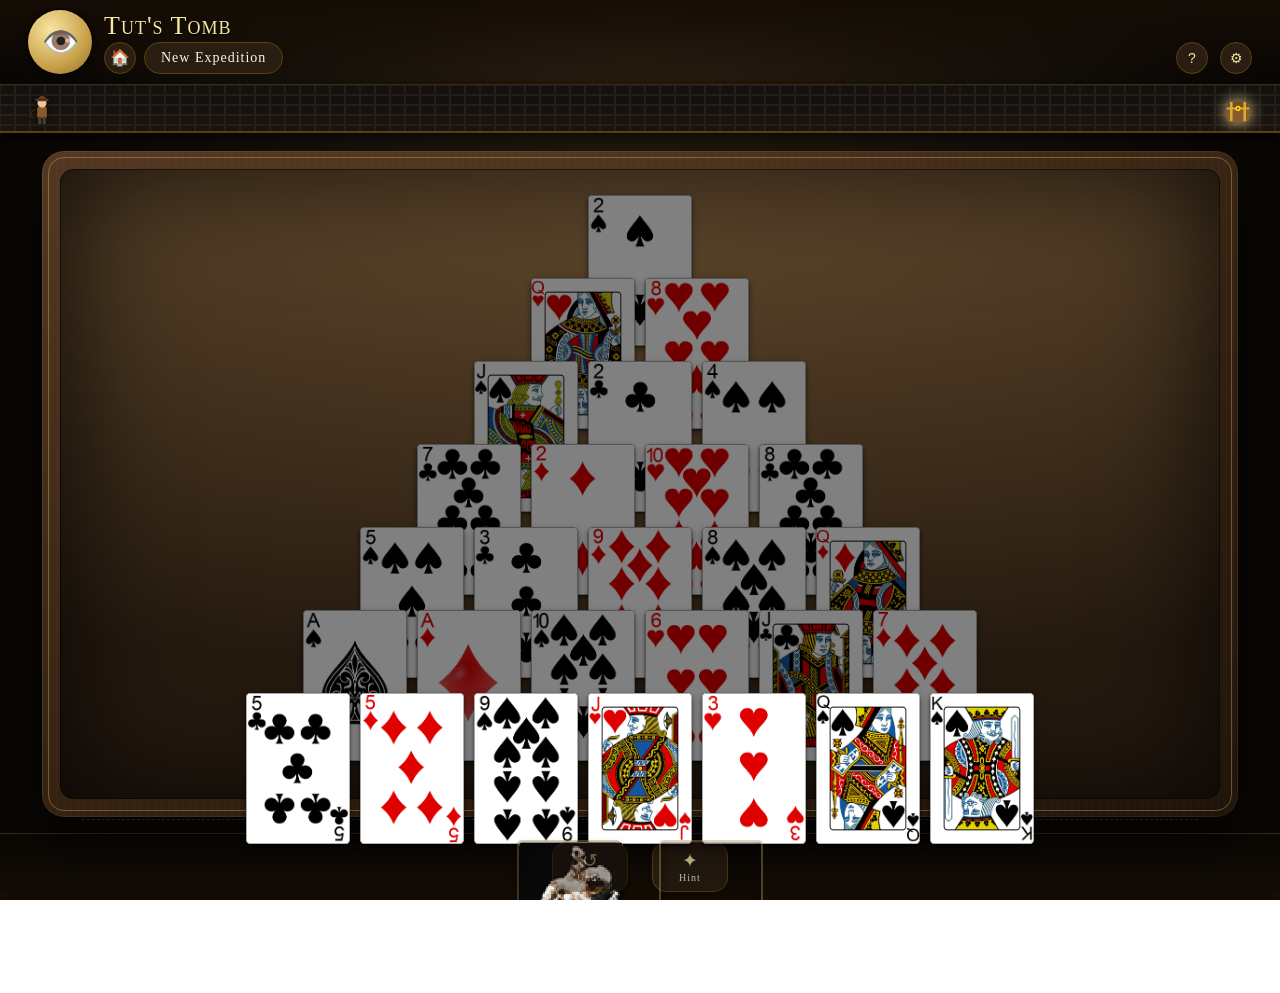
<file: Pyramid.html>
<!DOCTYPE html>
<!--
Pyramid.html
Written by: Johnathon Largent
Version 0.4

​Fixed code-block formatting issues, restored proper DOM initialization order so the card elements, SVGs, and adventurer track render correctly on load.
-->
<html lang="en">
<head>
<meta charset="UTF-8">
<meta name="viewport" content="width=device-width, initial-scale=1.0, maximum-scale=1, user-scalable=no">
<title>Tut's Tomb</title>
<link rel="stylesheet" href="styles.css">
<style>
  /* =========================================================
     THEME OVERRIDES - Egyptian Tomb Vibe
     ========================================================= */
  :root {
    --felt-1: #4a3722;
    --felt-2: #24190f;
    --wood-1: #d4af37;
    --wood-2: #aa8621;
    --wood-3: #5c430a;
    --panel: #2a1e12;
    --panel-line: #5c430a;
    --brass-light: #f8e5a0;
  }

  body {
    background: radial-gradient(ellipse at 50% -10%, #2c2013, #0a0704 65%);
  }

  .table-felt {
    background-image: radial-gradient(ellipse 140% 90% at 50% -10%, #6e5233, var(--felt-1) 45%, var(--felt-2) 100%);
    box-shadow: inset 0 0 120px rgba(0,0,0,0.8), inset 0 0 0 1px rgba(0,0,0,0.5);
  }

  /* =========================================================
     ADVENTURER TRACK
     ========================================================= */
  #adventure-track {
    height: 48px;
    background: linear-gradient(180deg, #111, #1a1512);
    border-bottom: 2px solid var(--wood-3);
    position: relative;
    overflow: hidden;
    display: flex;
    align-items: center;
    box-shadow: 0 4px 15px rgba(0,0,0,0.8);
    flex-shrink: 0;
  }

  #adventure-track::before {
    content: "";
    position: absolute;
    inset: 0;
    background: url('data:image/svg+xml;utf8,<svg xmlns="http://www.w3.org/2000/svg" width="30" height="20"><rect width="30" height="20" fill="none" stroke="%233a2a18" stroke-width="2"/><path d="M15,0 v20 M0,10 h30" stroke="%233a2a18" stroke-width="2"/></svg>') repeat;
    opacity: 0.5;
  }

  #adventurer {
    position: absolute;
    left: 2%;
    font-size: 32px;
    line-height: 1;
    transition: left 0.5s ease-out;
    z-index: 2;
    filter: drop-shadow(0 2px 4px rgba(0,0,0,0.5));
  }

  #chest {
    position: absolute;
    right: 2%;
    font-size: 32px;
    line-height: 1;
    z-index: 1;
    filter: drop-shadow(0 0 8px var(--brass-light));
  }

  .jump { animation: jumpAnim 0.6s ease; }
  .dodge { animation: dodgeAnim 0.5s ease; }

  @keyframes jumpAnim {
    0% { transform: translateY(0); }
    50% { transform: translateY(-15px); }
    100% { transform: translateY(0); }
  }
  @keyframes dodgeAnim {
    0% { transform: rotate(0deg); }
    50% { transform: rotate(20deg) translateY(4px); }
    100% { transform: rotate(0deg); }
  }

  /* =========================================================
     PYRAMID BOARD LAYOUT
     ========================================================= */
  .pyramid-container {
    position: relative;
    width: 100%;
    flex: 1;
    display: flex;
    flex-direction: column;
    align-items: center;
  }

  #pyramid-area {
    position: relative;
    margin: 0 auto;
  }

  .stockwaste-row {
    display: flex;
    justify-content: center;
    gap: clamp(10px, 3vw, 40px);
    margin-top: 20px;
    padding-top: 20px;
    border-top: 1px dashed rgba(255,255,255,0.1);
    width: 100%;
  }

  .card.covered { filter: brightness(0.5); cursor: not-allowed; }
  
  .card.selected {
    box-shadow: 0 0 0 4px #00ffff, 0 4px 15px rgba(0,0,0,0.8);
    transform: translateY(-5px);
  }

  /* =========================================================
     CINEMATIC WIN OVERLAY
     ========================================================= */
  #cinematic-overlay {
    position: fixed;
    inset: 0;
    background: rgba(0,0,0,0.9);
    z-index: 250;
    display: none;
    flex-direction: column;
    justify-content: center;
    align-items: center;
    opacity: 0;
    transition: opacity 1.5s;
  }

  #cinematic-overlay.active { display: flex; }
  #cinematic-overlay.fade-in { opacity: 1; }
  #cinematic-hero { font-size: 6rem; margin-bottom: 20px; display: flex; gap: 30px; align-items: center; }
  
  #treasure-reveal {
    font-size: 0;
    opacity: 0;
    filter: drop-shadow(0 0 0px var(--brass-light));
    transition: all 2.5s cubic-bezier(0.1, 0.8, 0.2, 1);
  }

  .show-treasure #treasure-reveal {
    font-size: 8rem;
    opacity: 1;
    filter: drop-shadow(0 0 60px var(--brass-light));
    transform: scale(1.2) rotate(360deg);
  }
</style>
</head>
<body>

<header>
  <div class="brand">
    <div class="crest" aria-hidden="true" style="font-size:30px;">👁️</div>
    <div class="brand-text">
      <h1>Tut's Tomb</h1>
      <div class="brand-actions">
        <a class="home-btn" href="./" title="Home" aria-label="Home">🏠</a>
        <button class="textbtn newgame-btn" id="btn-newgame">New Expedition</button>
      </div>
    </div>
  </div>
  <div class="hud">
    <button class="iconbtn" id="btn-help" title="How to play">?</button>
    <button class="iconbtn" id="btn-settings" title="Settings">⚙</button>
  </div>
</header>

<div id="adventure-track">
  <div id="adventurer"></div>
  <div id="chest"></div>
</div>

<div class="stage">
  <div class="table-frame">
    <div class="table-felt">
      <div class="pyramid-container">
        <div id="pyramid-area"></div>
        <div class="stockwaste-row">
          <div class="pile slot" id="pile-stock" data-type="stock"><div class="slot-mark">↺</div></div>
          <div class="pile slot" id="pile-waste" data-type="waste"></div>
        </div>
      </div>
    </div>
  </div>
</div>

<div class="hint-toast" id="hint-toast"></div>

<div class="bottombar">
  <div class="chip" id="chip-score" style="display:none">SCORE <b id="score-val">0</b></div>
  <div class="bottombar-actions">
    <button class="bottombtn" id="btn-undo" title="Undo"><span class="bicon">↺</span><span class="blabel">Undo</span></button>
    <button class="bottombtn" id="btn-hint" title="Hint"><span class="bicon">✦</span><span class="blabel">Hint</span></button>
  </div>
  <div class="chip" id="chip-time" style="display:none">TIME <b id="time-val">0:00</b></div>
</div>

<!-- Cinematic Overlay -->
<div id="cinematic-overlay">
  <div id="cinematic-hero"></div>
  <div id="treasure-reveal"></div>
</div>

<!-- Standard Winmask Box -->
<div class="winmask" id="winmask">
  <div class="winmask-modal">
    <h2>Tomb Cleared!</h2>
    <p id="win-sub">Escaped in — </p>
    <button class="textbtn primary" style="padding:10px 24px;" id="win-newgame">Delve Again</button>
  </div>
</div>

<div class="overlay" id="confirm-overlay">
  <div class="modal" style="text-align:center;">
    <h3>Abandon Expedition?</h3>
    <div class="sub" style="margin-bottom:6px;">Your current progress will be lost.</div>
    <div class="modal-actions">
      <button class="textbtn" id="confirm-cancel">Cancel</button>
      <button class="textbtn primary" id="confirm-yes">Start New</button>
    </div>
  </div>
</div>

<div class="overlay" id="help-overlay">
  <div class="modal">
    <h3>How to Play</h3>
    <div class="sub">Tut's Tomb (Pyramid)</div>
    <ul style="margin:0 0 16px; padding-left:18px; font-size:14px; line-height:1.7; color:#e7f2ea;">
      <li>Select two exposed cards that add up to <b>13</b> to remove them.</li>
      <li>Valid pairs: 10+3, J+2, Q+A, etc.</li>
      <li><b>Kings</b> are worth 13 and can be removed by themselves with a single tap.</li>
      <li>Tap the draw pile to cycle through cards. <b>Relaxed Rules:</b> You can cycle the deck infinitely.</li>
      <li>Clear the entire pyramid to win the game and claim the treasure!</li>
    </ul>
    <div class="modal-actions">
      <button class="textbtn primary" id="help-close" style="flex:1;">Got it</button>
    </div>
  </div>
</div>

<div class="overlay" id="settings-overlay">
  <div class="modal">
    <h3>Settings</h3>
    <div class="sub">Card back applies instantly. Timer/score too.</div>

    <div class="field">
      <label>Card Back</label>
      <div class="backpicker" id="back-picker">
        <div class="backswatch" data-val="back_6.png"><img src="cards/back_6.png" alt="Back 6"></div>
        <div class="backswatch" data-val="back_7.png"><img src="cards/back_7.png" alt="Back 7"></div>
        <div class="backswatch" data-val="back_9.png"><img src="cards/back_9.png" alt="Back 9"></div>
        <div class="backswatch" data-val="back_10.png"><img src="cards/back_10.png" alt="Back 10"></div>
      </div>
    </div>

    <div class="field">
      <div class="toggrow">
        <span>Force Winnable</span>
        <label class="switch"><input type="checkbox" id="tog-winnable"><span class="slider"></span></label>
      </div>
      <div class="fieldnote">Ensures the pyramid can be completely cleared (applies on New Deal).</div>
    </div>

    <div class="field">
      <div class="toggrow">
        <span>Show Timer</span>
        <label class="switch"><input type="checkbox" id="tog-timer"><span class="slider"></span></label>
      </div>
    </div>
    
    <div class="field">
      <div class="toggrow">
        <span>Show Score</span>
        <label class="switch"><input type="checkbox" id="tog-score"><span class="slider"></span></label>
      </div>
    </div>
    
    <div class="field">
      <label>About</label>
      <div class="fieldnote" id="version-info" style="margin-top:0;"></div>
    </div>

    <div class="modal-actions">
      <button class="textbtn" id="settings-cancel">Cancel</button>
      <button class="textbtn" id="settings-apply">Apply</button>
      <button class="textbtn primary" id="settings-newgame">Apply &amp; New Game</button>
    </div>
  </div>
</div>

<script src="engine.js"></script>
<script>
(function(){
"use strict";
const E = window.SEngine;
const PAGE_VERSION = '0.4';
const TREASURES = ['🌟', '🏺', '👑', '🗿', '💎', '🦂'];

/* =========================================================
   SVG ASSETS
   ========================================================= */
const SVG_ADVENTURER = `<svg viewBox="0 0 100 100" width="1em" height="1em" style="vertical-align: middle;">
  <rect x="35" y="40" width="30" height="35" fill="#8b5a2b" rx="5"/>
  <rect x="38" y="70" width="10" height="25" fill="#4a3b2c" rx="4"/>
  <rect x="52" y="70" width="10" height="25" fill="#4a3b2c" rx="4"/>
  <circle cx="50" cy="28" r="14" fill="#f4c29f"/>
  <ellipse cx="50" cy="18" rx="22" ry="5" fill="#654321"/>
  <path d="M 38 18 C 38 2, 62 2, 62 18 Z" fill="#654321"/>
  <rect x="38" y="15" width="24" height="3" fill="#332211"/>
  <path d="M 30 50 Q 15 50, 15 65 Q 15 75, 25 75" fill="none" stroke="#4a2e15" stroke-width="3"/>
</svg>`;

const SVG_CHEST_CLOSED = `<svg viewBox="0 0 100 100" width="1em" height="1em" style="vertical-align: middle;">
  <rect x="15" y="40" width="70" height="45" fill="#8b5a2b" rx="5"/>
  <path d="M 15 45 C 15 15, 85 15, 85 45 Z" fill="#7a4a20"/>
  <rect x="15" y="42" width="70" height="6" fill="#d4af37"/>
  <rect x="25" y="25" width="8" height="60" fill="#d4af37"/>
  <rect x="67" y="25" width="8" height="60" fill="#d4af37"/>
  <circle cx="50" cy="45" r="8" fill="#ffd700"/>
  <circle cx="50" cy="45" r="3" fill="#333"/>
</svg>`;

const SVG_CHEST_OPEN = `<svg viewBox="0 0 100 100" width="1em" height="1em" style="vertical-align: middle;">
  <rect x="15" y="55" width="70" height="35" fill="#8b5a2b" rx="5"/>
  <path d="M 15 55 L 25 20 L 75 20 L 85 55 Z" fill="#7a4a20"/>
  <rect x="15" y="55" width="70" height="6" fill="#d4af37"/>
  <rect x="25" y="55" width="8" height="35" fill="#d4af37"/>
  <rect x="67" y="55" width="8" height="35" fill="#d4af37"/>
  <polygon points="25,20 33,20 33,55 25,55" fill="#d4af37"/>
  <polygon points="67,20 75,20 75,55 67,55" fill="#d4af37"/>
  <rect x="42" y="20" width="16" height="8" fill="#ffd700"/>
</svg>`;

// Ensure elements populate safely on load
document.addEventListener("DOMContentLoaded", () => {
    const advEl = document.getElementById('adventurer');
    const chestEl = document.getElementById('chest');
    if(advEl) advEl.innerHTML = SVG_ADVENTURER;
    if(chestEl) chestEl.innerHTML = SVG_CHEST_CLOSED;
});

/* =========================================================
   GAME STATE
   ========================================================= */
const state = {
  showTimer: false,
  showScore: false,
  forceWinnable: false,
  backStyle: 'back_10.png',
  stock: [], 
  waste: [],
  pyramid: [], 
  cardsRemaining: 28,
  score: 0,
  seconds: 0,
  timerHandle: null,
  cascadePlayed: false,
  selected: null 
};
const pendingSettings = { showTimer:false, showScore:false, forceWinnable:false, backStyle:'back_10.png' };
const KNOWN_BACK_FILES = ['back_6.png','back_7.png','back_9.png','back_10.png'];

/* =========================================================
   CUSTOM CARD GENERATOR (.WEBP ENFORCEMENT)
   ========================================================= */
function getWebpSrc(card) {
    const rankStr = E.rankFile(card.rank).toLowerCase();
    const suitStr = E.suitFile(card.suit).toLowerCase();
    return `cards/${rankStr}_of_${suitStr}.webp`;
}

function createTutsCardEl(card, source) {
    const el = E.makeCardEl(card, source, source, 0, false, state.backStyle, null);
    
    if (card.faceUp) {
        const img = el.querySelector('.card-face-img');
        if (img) img.src = getWebpSrc(card);
    }
    
    el.addEventListener('click', (e) => {
        if(el.classList.contains('covered')) return;
        handleCardClick(card, source);
    });
    
    return el;
}

/* =========================================================
   RULES & LOGIC
   ========================================================= */
function isCovered(r, c) {
    return state.pyramid.some(p => !p.removed && p.row === r + 1 && (p.col === c || p.col === c + 1));
}

function updateCoveredStatus() {
    state.pyramid.forEach(p => {
        if (p.removed) return;
        if (isCovered(p.row, p.col)) {
            p.el.classList.add('covered');
        } else {
            p.el.classList.remove('covered');
        }
    });
}

function drawFromStock() {
    if (state.stock.length === 0) {
        if (state.waste.length === 0) return;
        undo.push();
        state.stock = state.waste.reverse().map(c => ({...c, faceUp: false}));
        state.waste = [];
        E.clearSelection();
        state.selected = null;
        renderAll();
        return;
    }
    undo.push();
    const c = state.stock.pop();
    c.faceUp = true;
    state.waste.push(c);
    
    E.clearSelection();
    state.selected = null;
    renderAll();
}

function removeCards(card1, source1, card2, source2) {
    undo.push();
    
    let isPyramidCardRemoved = false;
    
    const removeCard = (card, source) => {
        if (source === 'pyramid') {
            const pCard = state.pyramid.find(p => p.card.id === card.id);
            pCard.removed = true;
            state.cardsRemaining--;
            addScore(15);
            isPyramidCardRemoved = true;
        } else if (source === 'waste') {
            state.waste.pop();
            addScore(5);
        }
    };

    removeCard(card1, source1);
    if (card2) removeCard(card2, source2);

    if (isPyramidCardRemoved) {
        let cleared = 28 - state.cardsRemaining;
        let isTrap = [7, 13, 18, 22, 25, 27].includes(cleared);
        triggerAdventurerProgress(isTrap);
    }

    state.selected = null;
    E.clearSelection();
    renderAll();
}

function handleCardClick(card, source) {
    const val = E.rankValue(card.rank);
    
    if (val === 13) {
        removeCards(card, source);
        return;
    }

    if (!state.selected) {
        state.selected = { card, source };
        const domEl = document.querySelector(`.card[data-id="${card.id}"]`);
        if (domEl) domEl.classList.add('selected');
    } else {
        if (state.selected.card.id === card.id) {
            state.selected = null;
            E.clearSelection();
            return;
        }

        const selectedVal = E.rankValue(state.selected.card.rank);
        if (selectedVal + val === 13) {
            removeCards(state.selected.card, state.selected.source, card, source);
        } else {
            E.clearSelection();
            state.selected = { card, source };
            const domEl = document.querySelector(`.card[data-id="${card.id}"]`);
            if (domEl) domEl.classList.add('selected');
        }
    }
}

/* =========================================================
   ADVENTURER ANIMATIONS (SLOWED TRAPS)
   ========================================================= */
function spawnTrap(targetLeft) {
    const track = document.getElementById('adventure-track');
    const trap = document.createElement('div');
    const traps = ['🪨', '🏹', '🐍', '🦂'];
    trap.innerHTML = traps[Math.floor(Math.random() * traps.length)];
    trap.style.position = 'absolute';
    trap.style.fontSize = '24px';
    trap.style.zIndex = '1';
    trap.style.bottom = '5px';
    trap.style.left = `${targetLeft + 25}%`;
    trap.style.transition = 'left 2.2s linear, opacity 2.2s ease-in';
    
    track.appendChild(trap);
    
    requestAnimationFrame(() => {
        requestAnimationFrame(() => {
            trap.style.left = `${targetLeft - 15}%`;
            trap.style.opacity = '0';
        });
    });
    
    const adventurer = document.getElementById('adventurer');
    setTimeout(() => {
        const anim = ['jump', 'dodge'][Math.floor(Math.random() * 2)];
        adventurer.classList.add(anim);
        setTimeout(() => adventurer.classList.remove(anim), 1000);
    }, 800);
    
    setTimeout(() => trap.remove(), 2200);
}

function triggerAdventurerProgress(isTrap) {
    const adventurer = document.getElementById('adventurer');
    const progressPercentage = ((28 - state.cardsRemaining) / 28);
    const targetLeft = 2 + (progressPercentage * 90);
    adventurer.style.left = `${targetLeft}%`;
    
    if (isTrap) {
        spawnTrap(targetLeft);
    } else {
        adventurer.classList.add('jump'); 
        setTimeout(() => adventurer.classList.remove('jump'), 600);
    }
}

/* =========================================================
   RENDERING
   ========================================================= */
function renderAll() {
    E.purgeStrayCards();
    
    E.fitBoard({
        columns: 7,
        getMaxStackDepth: () => 1,
        minStackForFit: 7
    });

    renderHUD();
    renderPyramid();
    renderStock();
    renderWaste();
    
    updateCoveredStatus();

    if (state.selected) {
        const domEl = document.querySelector(`.card[data-id="${state.selected.card.id}"]`);
        if (domEl) domEl.classList.add('selected');
    }

    if (state.cardsRemaining === 0) {
        handleWin();
    }
}

function renderPyramid() {
    const container = document.getElementById('pyramid-area');
    container.innerHTML = '';
    
    const metrics = E.cardMetrics(0);
    const gap = 10;
    
    container.style.width = `${(metrics.w * 7) + (gap * 6)}px`;
    container.style.height = `${metrics.h + (metrics.h * 0.5 * 6)}px`;

    state.pyramid.forEach(p => {
        if (p.removed) return;
        
        const el = createTutsCardEl(p.card, 'pyramid');
        el.style.position = 'absolute';
        
        const rowWidth = (p.row + 1) * metrics.w + (p.row * gap);
        const startX = (container.offsetWidth - rowWidth) / 2;
        
        el.style.left = `${startX + (p.col * (metrics.w + gap))}px`;
        el.style.top = `${p.row * (metrics.h * 0.55)}px`; 
        
        p.el = el;
        container.appendChild(el);
    });
}

function renderStock() {
    const p = document.getElementById('pile-stock');
    p.querySelectorAll('.card').forEach(e => e.remove());
    if (state.stock.length) {
        const top = state.stock[state.stock.length - 1];
        const fake = { id: 'stocktop', rank: top.rank, suit: top.suit, faceUp: false };
        p.appendChild(createTutsCardEl(fake, 'stock'));
    }
}

function renderWaste() {
    const p = document.getElementById('pile-waste');
    p.querySelectorAll('.card').forEach(e => e.remove());
    if (state.waste.length) {
        const top = state.waste[state.waste.length - 1];
        p.appendChild(createTutsCardEl(top, 'waste'));
    }
}

function renderHUD() {
    document.getElementById('score-val').textContent = state.score;
    const m = Math.floor(state.seconds/60), s = state.seconds%60;
    document.getElementById('time-val').textContent = m+':'+String(s).padStart(2,'0');
}

/* =========================================================
   WIN SEQUENCE (CHEST OPEN & TREASURE REVEAL)
   ========================================================= */
function handleWin() {
    clearInterval(state.timerHandle);
    if (state.cascadePlayed) return;
    state.cascadePlayed = true;

    const overlay = document.getElementById('cinematic-overlay');
    const hero = document.getElementById('cinematic-hero');
    const treasure = document.getElementById('treasure-reveal');
    
    overlay.classList.add('active');
    setTimeout(() => overlay.classList.add('fade-in'), 50);

    setTimeout(() => {
        hero.innerHTML = `${SVG_ADVENTURER} ${SVG_CHEST_OPEN}`; 
        treasure.innerHTML = TREASURES[Math.floor(Math.random() * TREASURES.length)];
        overlay.classList.add('show-treasure');
        
        setTimeout(() => {
            overlay.classList.remove('fade-in');
            setTimeout(() => {
                overlay.classList.remove('active', 'show-treasure');
                
                const m = Math.floor(state.seconds/60), s = state.seconds%60;
                document.getElementById('win-sub').textContent = state.showTimer
                  ? ('Escaped in '+m+':'+String(s).padStart(2,'0'))
                  : 'Tomb pillaged successfully.';
                document.getElementById('winmask').classList.add('show');
            }, 1000);
        }, 4000);

    }, 1500);
}

/* =========================================================
   UNDO, HINT & SETUP WIRING
   ========================================================= */
const undo = E.createUndoStack(
  ()=>({ 
      stock: state.stock.map(c=>({...c})), 
      waste: state.waste.map(c=>({...c})), 
      pyramid: state.pyramid.map(p=>({ card: {...p.card}, row: p.row, col: p.col, removed: p.removed })), 
      score: state.score, 
      cardsRem: state.cardsRemaining 
  }),
  (snap)=>{ 
      state.stock = snap.stock; 
      state.waste = snap.waste; 
      state.pyramid = snap.pyramid; 
      state.score = snap.score; 
      state.cardsRemaining = snap.cardsRem;
      state.selected = null; 
      E.clearSelection(); 
      
      const adventurer = document.getElementById('adventurer');
      const progressPercentage = ((28 - state.cardsRemaining) / 28);
      adventurer.style.left = `${2 + (progressPercentage * 90)}%`;

      renderAll(); 
  },
  document.getElementById('btn-undo')
);

function addScore(n) { state.score = Math.max(0, state.score+n); renderHUD(); }

function showHint() {
    const toastEl = document.getElementById('hint-toast');
    
    let k = state.pyramid.find(p => !p.removed && !isCovered(p.row, p.col) && E.rankValue(p.card.rank) === 13);
    if(k) {
        E.showToast(toastEl, 'Tap the King to clear it.');
        E.pulse(k.el);
        return;
    }
    if (state.waste.length && E.rankValue(state.waste[state.waste.length-1].rank) === 13) {
        E.showToast(toastEl, 'Tap the King in the waste pile.');
        E.pulse(document.getElementById('pile-waste'));
        return;
    }

    const available = state.pyramid.filter(p => !p.removed && !isCovered(p.row, p.col)).map(p => ({val: E.rankValue(p.card.rank), el: p.el}));
    if (state.waste.length) {
        available.push({ val: E.rankValue(state.waste[state.waste.length-1].rank), el: document.querySelector('#pile-waste .card') });
    }

    for (let i = 0; i < available.length; i++) {
        for (let j = i + 1; j < available.length; j++) {
            if (available[i].val + available[j].val === 13) {
                E.showToast(toastEl, 'Match these two cards.');
                E.pulseAll([available[i].el, available[j].el]);
                return;
            }
        }
    }

    E.showToast(toastEl, 'No matches found. Draw a card.');
    E.pulse(document.getElementById('pile-stock'));
}

function syncTimerInterval(){
  clearInterval(state.timerHandle);
  if(state.showTimer) state.timerHandle = setInterval(()=>{ state.seconds++; renderHUD(); }, 1000);
}

/* =========================================================
   WINNABLE DECK GENERATOR (DFS SOLVER + MEMOIZATION)
   ========================================================= */
function generateWinnableDeck() {
    for (let attempt = 0; attempt < 500; attempt++) {
        let deck = E.shuffle(E.buildDeck());
        if (isDeckWinnable(deck)) return deck;
    }
    console.warn("Could not find guaranteed winnable deal in 500 tries. Falling back to random.");
    return E.shuffle(E.buildDeck());
}

function isDeckWinnable(deck) {
    let pVals = deck.slice(0, 28).map(c => E.rankValue(c.rank));
    let initialStock = new Int8Array(14);
    for (let i = 28; i < 52; i++) initialStock[E.rankValue(deck[i].rank)]++;
    
    let memo = new Set();
    let iterations = 0;

    function solve(mask, stock) {
        iterations++;
        if (iterations > 80000) return false;
        if (mask === 0) return true;

        let sig = mask + "-" + stock.join('');
        if (memo.has(sig)) return false;

        let avail = [];
        for (let r = 0; r < 7; r++) {
            for (let c = 0; c <= r; c++) {
                let idx = (r * (r + 1)) / 2 + c;
                if ((mask & (1 << idx)) !== 0) {
                    if (r < 6) {
                        let left = ((r + 1) * (r + 2)) / 2 + c;
                        let right = left + 1;
                        if ((mask & (1 << left)) !== 0 || (mask & (1 << right)) !== 0) continue;
                    }
                    avail.push(idx);
                }
            }
        }

        for (let i = 0; i < avail.length; i++) {
            let idx = avail[i];
            if (pVals[idx] === 13) {
                if (solve(mask ^ (1 << idx), stock)) return true;
                memo.add(sig);
                return false; 
            }
        }

        for (let i = 0; i < avail.length; i++) {
            let idx1 = avail[i];
            let v1 = pVals[idx1];
            let needed = 13 - v1;
            
            for (let j = i + 1; j < avail.length; j++) {
                let idx2 = avail[j];
                if (pVals[idx2] === needed) {
                    if (solve(mask ^ (1 << idx1) ^ (1 << idx2), stock)) return true;
                }
            }

            if (stock[needed] > 0) {
                stock[needed]--;
                if (solve(mask ^ (1 << idx1), stock)) return true;
                stock[needed]++;
            }
        }

        memo.add(sig);
        return false;
    }
    
    return solve((1 << 28) - 1, initialStock);
}

function newGame() {
    clearInterval(state.timerHandle);
    state.showTimer = pendingSettings.showTimer;
    state.showScore = pendingSettings.showScore;
    state.forceWinnable = pendingSettings.forceWinnable;
    state.backStyle = pendingSettings.backStyle;
    
    let deck = state.forceWinnable ? generateWinnableDeck() : E.shuffle(E.buildDeck());
    
    state.pyramid = [];
    state.cardsRemaining = 28;
    for (let row = 0; row < 7; row++) {
        for (let col = 0; col <= row; col++) {
            const card = deck.pop();
            card.faceUp = true;
            state.pyramid.push({ card, row, col, removed: false, el: null });
        }
    }
    
    state.stock = deck.map(c => ({...c, faceUp: false}));
    state.waste = [];
    state.score = 0;
    state.seconds = 0;
    state.cascadePlayed = false;
    state.selected = null;
    
    undo.reset();
    E.clearSelection();
    
    const adventurer = document.getElementById('adventurer');
    if(adventurer) {
        adventurer.style.transition = 'none';
        adventurer.style.left = '2%';
        setTimeout(() => { adventurer.style.transition = 'left 0.5s ease-out'; }, 50);
    }

    document.getElementById('winmask').classList.remove('show');
    E.applyHudVisibility(state);
    syncTimerInterval();
    renderAll();
}

/* =========================================================
   EVENT LISTENERS & SETTINGS
   ========================================================= */
document.getElementById('pile-stock').addEventListener('click', drawFromStock);
document.getElementById('btn-undo').addEventListener('click', () => undo.undo());
document.getElementById('btn-hint').addEventListener('click', () => { E.clearSelection(); state.selected = null; showHint(); });

let resizeTimer = null;
window.addEventListener('resize', ()=>{
  clearTimeout(resizeTimer);
  resizeTimer = setTimeout(renderAll, 100);
});

const confirmOverlay = document.getElementById('confirm-overlay');
document.getElementById('btn-newgame').addEventListener('click', ()=> confirmOverlay.classList.add('show'));
document.getElementById('confirm-cancel').addEventListener('click', ()=> confirmOverlay.classList.remove('show'));
document.getElementById('confirm-yes').addEventListener('click', ()=>{ confirmOverlay.classList.remove('show'); newGame(); });

const helpOverlay = document.getElementById('help-overlay');
document.getElementById('btn-help').addEventListener('click', ()=> helpOverlay.classList.add('show'));
document.getElementById('help-close').addEventListener('click', ()=> helpOverlay.classList.remove('show'));

document.getElementById('win-newgame').addEventListener('click', ()=>{
  document.getElementById('winmask').classList.remove('show');
  newGame();
});

const settingsShell = E.wireSettingsShell({
  state, pendingSettings,
  overlayEl: document.getElementById('settings-overlay'),
  backPickerSwatchSelector: '.backswatch',
  togTimerEl: document.getElementById('tog-timer'),
  togScoreEl: document.getElementById('tog-score'),
  applyHudVisibility: () => E.applyHudVisibility(state),
  syncTimerInterval,
  onRenderNeeded: renderAll,
  extraSnapshot: () => ({ forceWinnable: pendingSettings.forceWinnable }),
  extraRestore: (snap) => {
      pendingSettings.forceWinnable = snap.forceWinnable;
      state.forceWinnable = snap.forceWinnable;
      document.getElementById('tog-winnable').checked = snap.forceWinnable;
  },
  extraOnOpen: () => {
      pendingSettings.forceWinnable = state.forceWinnable;
      document.getElementById('tog-winnable').checked = state.forceWinnable;
      
      const stylesVersion = E.getStylesheetVersion() || 'unknown';
      document.getElementById('version-info').textContent =
        'Pyramid.html v' + PAGE_VERSION + ' · engine.js v' + E.ENGINE_VERSION + ' · styles.css v' + stylesVersion;
  }
});

document.getElementById('tog-winnable').addEventListener('change', (e) => {
    pendingSettings.forceWinnable = e.target.checked;
    state.forceWinnable = e.target.checked;
});

document.getElementById('btn-settings').addEventListener('click', settingsShell.open);
document.getElementById('settings-cancel').addEventListener('click', ()=>{
  settingsShell.revert();
  document.getElementById('settings-overlay').classList.remove('show');
});
document.getElementById('settings-apply').addEventListener('click', ()=>{
  document.getElementById('settings-overlay').classList.remove('show');
});
document.getElementById('settings-newgame').addEventListener('click', ()=>{
  document.getElementById('settings-overlay').classList.remove('show');
  newGame();
});

/* =========================================================
   INIT
   ========================================================= */
E.preloadAllCardImages(KNOWN_BACK_FILES);
newGame();

})();
</script>
</body>
</html>
</file>
<file: styles.css>
/*
    styles.css
    Written by: Johnathon Largent
    Version 9.0

   No functional change — realigning to the versioning scheme's actual
   rule: a shared file's main (X) version number tracks the current
   count of active (Play Now + Testing) games, not an independent
   running total. Golf going live as Testing brings the suite to 9
   active games, so styles.css and engine.js both jump to 9.0 here
   alongside index.html, matching that count going forward.
 */
/* =========================================================================
   SHARED SOLITAIRE SUITE STYLESHEET
   Used by every game (Klondike, FreeCell, ...). Game-specific HTML files
   should only need their own <style> block for things that are truly
   unique to that game's board shape (e.g. FreeCell's free-cell row) —
   everything about the overall look (felt, wood frame, cards, buttons,
   modals, hint pulse, win cascade) lives here so every game matches and
   a single fix/reskin applies everywhere at once.
   ========================================================================= */

/* =========================================================
   THEME VARIABLES — see the comment blocks below for what each
   controls and concrete "change this to do X" pointers.
   ========================================================= */
:root{
  --stylesheet-version: '9.0';
  /* Stored as bare "r,g,b" triplets (not full color values) so they can
     be dropped into rgba(var(--x), alpha) for the felt's transparency
     — rgba() with a var() alpha channel is old, well-supported syntax,
     unlike color-mix() which turned out to be unreliable in testing.
     --felt-highlight-rgb is the #1a7a54 top highlight from the felt
     gradient below. */
  --felt-1-rgb: 14,68,50;      /* #0e4432 */
  --felt-2-rgb: 8,44,33;       /* #082c21 */
  --felt-highlight-rgb: 26,122,84; /* #1a7a54 */
  --wood-1-rgb: 122,82,48;     /* #7a5230 */
  --wood-2-rgb: 74,47,24;      /* #4a2f18 */
  --wood-3-rgb: 44,28,14;      /* #2c1c0e */
  /* Single control for how see-through the ENTIRE table (wood frame +
     felt together) is: 1 = fully solid, 0 = fully invisible. Shared by
     both .table-frame and .table-felt below so every game's table
     fades as one unit with no per-game CSS needed — games with a
     background photo (see FreeCell.html's html,body override) show
     it through both layers; Klondike's plain dark vignette just shows
     a bit of texture, which is harmless. */
  --table-opacity: 0.66;
  --wood-1:#7a5230;
  --wood-2:#4a2f18;
  --wood-3:#2c1c0e;
  --brass:#c9a24b;
  --brass-light:#e8c873;
  --ivory:#faf6ec;
  --navy:#16233f;
  --burgundy:#8c1f3b;
  --panel:#0e2f24;
  --panel-line:#1c5340;

  /* --card-w is the single source of truth for card size — JS
     (SEngine.fitBoard) overwrites this at runtime to fit the screen.
     --card-h is derived from the real card-art aspect ratio (must match
     SEngine.CARD_RATIO in engine.js if you ever change it). */
  --card-w: clamp(50px, 8.6vw, 100px);
  /* Wrapped in round(...,1px): --card-w itself is now always a whole
     pixel (see engine.js fitBoard), but multiplying by 1.4523
     reintroduces a fraction — rounding here keeps --card-h whole too,
     so nothing sized off it (the card, its selection ring, the
     drop-ok glow) gets an anti-aliased edge on just the bottom/right. */
  --card-h: round(calc(var(--card-w) * 1.4523), 1px);
  --gap: clamp(6px, 1.2vw, 14px);

  /* Real playing cards round their corners at roughly 4-5% of the
     card's width — this keeps that same subtle look at every size
     instead of a flat pixel radius that gets disproportionately
     rounded as --card-w shrinks. */
  --card-radius: calc(var(--card-w) * 0.045);

  /* Extra zoom on top of object-fit:cover, for art with baked-in
     padding. 1.0 = no extra zoom. See the CSS comment on
     .card-face-img/.card-back-img below. */
  --face-scale: 1.0;
  --back-scale: 1.0;

  font-size: 16px;
}
*{box-sizing:border-box;}

/* Full-height flex column: header, then .stage (grows to fill), then
   .bottombar — this is what lets the felt table resize itself to any
   screen without the page ever needing to scroll. */
html,body{
  margin:0; padding:0; height:100%;
  background: radial-gradient(ellipse at 50% -10%, #241708, #120b04 65%);
  color: var(--ivory);
  font-family: Georgia, 'Iowan Old Style', 'Palatino Linotype', serif;
  user-select:none;
  -webkit-user-select:none;
  display:flex; flex-direction:column;
}
html{ overflow:hidden; }
body{ flex:1; min-height:0; overflow-y:auto; overflow-x:hidden; }

/* =========================================================
   HEADER
   ========================================================= */
header{
  display:flex; align-items:flex-end; justify-content:space-between;
  padding: 10px clamp(10px,3vw,28px);
  background: linear-gradient(180deg, #150d05, #150d0500 92%);
  border-bottom: 1px solid #3a2812;
  position: sticky; top:0; z-index: 50;
}
.brand{ display:flex; align-items:flex-end; gap:12px; }
.brand-text{ display:flex; flex-direction:column; gap:0; align-items:flex-start; }
.brand .crest{
  width:64px; height:64px; border-radius:50%; flex-shrink:0;
  background: radial-gradient(circle at 35% 30%, var(--brass-light), var(--brass) 60%, #8a6a26 100%);
  display:flex; align-items:center; justify-content:center;
  font-size:34px; color:#3a2a08; font-weight:bold; line-height:1;
  box-shadow: 0 0 0 2px #0006, 0 2px 6px #0008;
}
/* Title: same text scale as the buttons now, sized (with padding) to
   exactly half the crest's height — the button row below it is the
   other half, so the two stack to the crest's full height overall. */
.brand h1{
  margin:0; height:32px; line-height:32px; font-size:26px; letter-spacing:1px; font-weight:400;
  font-variant: small-caps; white-space:nowrap;
  color: var(--brass-light);
  text-shadow: 0 1px 0 #000;
}
.brand small{ display:block; letter-spacing:3px; font-size:9px; color:#c9b89a; opacity:.8; margin-top:-2px;}
/* For a title with a subtitle-style suffix (e.g. "Klondike -
   Classic Solitaire") that's too long to fit on a phone alongside
   Home/New Game/Help/Settings without pushing them off-screen — wrap
   the extra part in <span class="title-suffix"> and it drops on
   narrow viewports, leaving just the game name. */
@media (max-width:560px){
  .title-suffix{ display:none; }
}
/* Hides a settings-pane row entirely on desktop — for options that
   only make sense once a game has switched to its mobile layout,
   like FreeCell's "Show Game #" toggle. */
@media (min-width:561px){
  .mobile-only-setting{ display:none; }
}
/* FreeCell-only: a second GAME# chip that lives in the bottom bar for
   mobile layouts (see FreeCell.html) instead of the header. Hidden by
   default always — shown only via JS (inline style, which wins
   regardless of source order here) when both the viewport is under
   560px AND the person has opted in via the mobile-only settings
   toggle. Absent entirely on Klondike, so this rule just never
   matches anything there. */
#game-number-chip-mobile{ display:none; }
/* button.newgame-btn (element+class), not just .newgame-btn — the
   plain-class version was losing this override to .textbtn's own
   font-size/padding, since .textbtn happens to be declared LATER in
   this file and wins cascade ties at equal specificity. That's the
   actual reason New Game rendered so much bigger than the title. The
   extra element-type selector guarantees this wins regardless of
   where either rule sits in the file. */
button.newgame-btn{ height:32px; padding:0 16px; font-size:14px; display:flex; align-items:center; }

/* Circular icon-only Home button — matches .newgame-btn's real
   rendered height via engine.js (see syncHomeButtonSize), whatever
   that is, so it automatically tracks .newgame-btn's height (32px)
   without needing its own number here. Holds an emoji rather than an
   SVG glyph — overflow:hidden plus a font-size sized to the box keeps
   it contained inside the circle instead of spilling past it. */
.home-btn{
  aspect-ratio: 1; height: auto; padding:0; flex-shrink:0;
  border-radius:50%; border:1px solid var(--panel-line);
  background: var(--panel); color: var(--brass-light);
  display:inline-flex; align-items:center; justify-content:center;
  overflow:hidden; cursor:pointer; text-decoration:none;
  font-size:16px; line-height:1;
  transition: background .15s ease, transform .15s ease;
}
.home-btn:hover{ background:#123a2c; transform: translateY(-1px); }
.home-btn:active{ transform: scale(.92); }
.brand-actions{ display:flex; align-items:stretch; gap:8px; }

.hud{ display:flex; align-items:center; gap: clamp(5px,1.4vw,12px); flex-wrap:wrap; justify-content:flex-end; }

/* Bottom action bar (Undo / Hint / Auto Move) — deliberately at the
   very bottom of the screen for thumb reach on a phone. SCORE/TIME
   (when enabled) sit at the far left/right edges via the grid, with
   .bottombar-actions staying genuinely centered regardless of
   whether either chip is visible — a plain flex row with
   justify-content:space-between would re-center on whichever chips
   happen to be showing instead of staying put. */
.bottombar{
  display:grid; grid-template-columns: 1fr auto 1fr; align-items:center;
  grid-template-areas: "score actions time";
  gap: clamp(10px,4vw,28px);
  padding: 8px clamp(10px,4vw,28px) calc(8px + env(safe-area-inset-bottom, 0px));
  background: linear-gradient(0deg, #150d05, #150d0500 100%);
  border-top: 1px solid #3a2812;
  flex-shrink:0;
}
/* Fixed slots by id, not by visibility/order — SCORE is always the
   left slot and TIME always the right slot even if one of them (or
   the mobile game# chip) is hidden; a hidden sibling just leaves its
   own slot empty instead of shifting anyone else. */
#chip-score{ grid-area: score; justify-self:start; }
#chip-time{ grid-area: time; justify-self:end; }
/* FreeCell-only; always hidden on desktop regardless of the area
   below, which only matters once the mobile override gives it one. */
#game-number-chip-mobile{ display:none; }
.bottombar-actions{ grid-area: actions; display:flex; justify-content:center; align-items:stretch; flex-wrap:wrap; gap: clamp(8px,3vw,24px); }
/* Same breakpoint as .title-suffix (560px). Below that, .bottombar
   becomes two grid rows: the action buttons span the full width on
   their own row, and SCORE/game#/TIME get their own fixed row
   underneath — game# gets an actual center slot here (it has none on
   desktop, where it's simply never shown). This has to come AFTER
   the base .bottombar rule above, not before it — see the note on
   button.newgame-btn elsewhere in this file for why source order
   matters here. */
@media (max-width:560px){
  .bottombar{
    grid-template-columns: 1fr auto 1fr;
    grid-template-rows: auto auto;
    grid-template-areas:
      "actions actions actions"
      "score   gamenum time";
    row-gap: 8px;
  }
  #game-number-chip-mobile{ grid-area: gamenum; justify-self:center; }
}
.bottombtn{
  display:flex; flex-direction:column; align-items:center; justify-content:center; gap:2px;
  background: var(--panel); border:1px solid var(--panel-line); border-radius:14px;
  color: var(--brass-light); font-family:inherit; cursor:pointer;
  padding: 8px 18px; min-width:76px;
  transition: background .15s ease, transform .15s ease, opacity .15s ease;
}
.bottombtn:active{ transform: scale(.94); }
.bottombtn .bicon{ font-size:19px; line-height:1; }
.bottombtn .bicon img{ display:block; width:19px; height:19px; }
/* The button row can hold up to 4 buttons now (Undo/Hint/Auto Move/
   Show Next) — shrink padding and min-width once space gets tight,
   and drop the text labels entirely on genuinely narrow phones,
   leaving just the glyphs, rather than letting the row overflow. */
@media (max-width:560px){
  .bottombtn{ padding:6px 10px; min-width:0; }
}
@media (max-width:420px){
  .bottombtn{ padding:8px; }
  .bottombtn .blabel{ display:none; }
}
.bottombtn .blabel{ font-size:10px; letter-spacing:1px; color:#dce9df; }
.bottombtn.disabled{ opacity:0.4; pointer-events:none; }

/* Hint message bubble (see SEngine.showToast). */
.hint-toast{
  position:fixed; left:50%; bottom: 84px; transform: translateX(-50%) translateY(10px);
  background: rgba(14,47,36,0.95); border:1px solid var(--panel-line); color:var(--ivory);
  padding:9px 18px; border-radius:20px; font-size:13px; letter-spacing:.5px;
  opacity:0; pointer-events:none; transition: opacity .25s ease, transform .25s ease;
  z-index:150; max-width:88vw; text-align:center;
}
.hint-toast.show{ opacity:1; transform: translateX(-50%) translateY(0); }

/* Pulsing green glow used by Hint to point at a card (SEngine.pulse). */
@keyframes pulseGlow{
  0%,100%{ box-shadow: 0 0 0 3px rgba(126,230,168,0); }
  50%{ box-shadow: 0 0 0 4px rgba(126,230,168,0.9), 0 0 18px rgba(126,230,168,0.7); }
}
.hint-pulse{ animation: pulseGlow 0.7s ease-in-out 2; }

.chip{
  background: var(--panel); border: 1px solid var(--panel-line);
  height:32px; padding: 0 16px; border-radius: 18px;
  font-size: 13px; letter-spacing: 1px; color:#dce9df;
  display:flex; gap:6px; align-items:center;
  min-width: 64px; justify-content:center;
}
.chip b{ color: var(--brass-light); font-weight:600; }
.iconbtn{
  width:32px; height:32px; border-radius:50%;
  border:1px solid var(--panel-line); background: var(--panel); color: var(--brass-light);
  display:flex; align-items:center; justify-content:center;
  cursor:pointer; font-size:14px;
  transition: transform .15s ease, background .15s ease;
}
.iconbtn:hover{ background:#123a2c; transform: translateY(-1px); }
.iconbtn:active{ transform: scale(.92); }
.textbtn{
  border:1px solid var(--panel-line); background:var(--panel); color:var(--ivory);
  padding:7px 14px; border-radius:20px; cursor:pointer; font-family:inherit;
  font-size:13px; letter-spacing:1px;
}
.textbtn:hover{ background:#123a2c; }

/* =========================================================
   TABLE
   .stage > .table-frame > .table-felt are nested flex:1 containers so
   the felt playing surface fills exactly the space left after the
   header/bottom bar, on any screen size.
   ========================================================= */
.stage{
  padding: clamp(8px,1.6vw,18px) clamp(8px,2.4vw,22px) clamp(8px,1.6vw,16px);
  max-width: 1240px; margin: 0 auto;
  display:flex; flex-direction:column;
  flex:1; min-height:0; width:100%;
}
.table-frame{
  border-radius: 22px;
  padding: clamp(10px,1.6vw,18px);
  background:
    linear-gradient(155deg, rgba(var(--wood-1-rgb), var(--table-opacity)), rgba(var(--wood-2-rgb), var(--table-opacity)) 55%, rgba(var(--wood-3-rgb), var(--table-opacity))),
    repeating-linear-gradient(90deg, rgba(255,255,255,0.03) 0 2px, transparent 2px 7px);
  box-shadow: 0 24px 60px rgba(0,0,0,0.55), inset 0 0 0 1px rgba(255,255,255,0.06);
  position:relative;
  flex:1; min-height:0; display:flex;
}
.table-frame::before{
  content:""; position:absolute; inset:6px; border-radius:16px;
  border: 1.5px solid rgba(232,200,115,0.35); pointer-events:none;
}
.table-felt{
  border-radius: 14px;
  /* rgba() with a var() alpha channel, not color-mix() — see the
     --table-opacity comment above root for why. Change --table-opacity
     to retune both this and .table-frame's wood together. */
  background-image:
    radial-gradient(ellipse 140% 90% at 50% -10%,
      rgba(var(--felt-highlight-rgb), var(--table-opacity)),
      rgba(var(--felt-1-rgb), var(--table-opacity)) 45%,
      rgba(var(--felt-2-rgb), var(--table-opacity)) 100%);
  box-shadow: inset 0 0 90px rgba(0,0,0,0.5), inset 0 0 0 1px rgba(0,0,0,0.3);
  padding: clamp(14px,2.2vw,26px) clamp(10px,2.4vw,22px) 18px;
  flex:1; min-height:0; width:100%;
}

.row{ display:flex; gap: var(--gap); }
.top-row{ justify-content:space-between; margin-bottom: clamp(10px,2vw,20px); }
.foundations{ display:flex; gap: var(--gap); }
.stockwaste{ display:flex; gap: var(--gap); } /* Klondike: stock+waste */
.freecells{ display:flex; gap: var(--gap); }  /* FreeCell: the 4 free cells */
/* .top-row (freecells/king-slot/foundations) uses justify-content:
   space-between, so IT always spans the felt's full content width
   edge-to-edge. .tableau-row is deliberately narrower than that by a
   fixed amount — exactly one quarter of a card-width inset on each
   side — and centered, rather than sized to its own natural content
   width: a natural-width approach made the inset track the king
   slot's proportions instead of a fixed, predictable amount. */
.tableau-row{ display:flex; gap: var(--gap); width: calc(100% - var(--card-w) * 0.5); margin:0 auto; }

/* One playing column. flex:1 shares the tableau-row's (deliberately
   narrower-than-full-width) space equally, so any slack beyond the 8
   cards + 7 gaps lands evenly across every column rather than only
   after the last one. Height is set dynamically in JS to exactly fit
   however many cards are stacked in it right now. */
.tcol{ flex:1; min-width:0; position:relative; }
.tcol{ min-height: var(--card-h); transition: height .2s ease; }

/* .pile = the box a card sits in. .pile.slot is the faint placeholder
   shown for an EMPTY pile — once a real card is placed there it's drawn
   on top and the slot is simply hidden, not removed. */
.pile{
  width: var(--card-w); height: var(--card-h);
  border-radius: var(--card-radius); position:relative; flex-shrink:0;
  transition: width .2s ease, height .2s ease;
}
.pile.slot{
  border: 2px solid rgba(232,200,115,0.3);
  background: rgba(0,0,0,0.14);
  box-shadow: inset 0 0 10px rgba(0,0,0,0.4);
}
.pile.slot .slot-mark{
  position:absolute; inset:0; display:flex; align-items:center; justify-content:center;
  font-size: calc(var(--card-w)*0.42); color: rgba(232,200,115,0.3);
}
.tcol .pile.slot{ position:absolute; top:0; left:0; }

/* Green "you can drop here" glow, toggled via the single .drop-ok class
   (see SEngine's clearDropHighlights/highlight code — it never needs to
   know which specific selector variant applies, CSS handles that). Two
   versions: .pile.slot.drop-ok for piles where cards live directly
   inside the slot element (foundations, free cells). .tcol.drop-ok for
   tableau columns instead, since column cards are separate sibling
   elements — sized explicitly to --card-w rather than 100% because a
   .tcol stretches wider than a card to fill its flex share of the row;
   sizing off the parent box would make the glow visibly wider than the
   actual card stack. */
.pile.slot.drop-ok{ border-color:#7ee6a8; box-shadow: 0 0 14px #7ee6a888, inset 0 0 10px rgba(0,0,0,0.35);}
.tcol.drop-ok::after{
  content:""; position:absolute;
  top:-4px; bottom:-4px; left:-4px;
  right: calc(100% - var(--card-w) - 4px);
  border-radius: calc(var(--card-radius) + 3px);
  border:2px solid #7ee6a8; box-shadow:0 0 14px rgba(126,230,168,0.6);
  pointer-events:none; z-index:500;
}

/* =========================================================
   CARDS
   Every card is a .card div containing either a .face (front) or a
   .back-img-wrap (back). object-fit:cover always fills the card shape
   completely regardless of the source image's own aspect ratio,
   cropping any overflow rather than leaving empty gaps.
   ========================================================= */
/* "Thoughtful" mode (see the Klondike settings toggle): shows a
   face-down tableau card's real face instead of its back, but visibly
   dimmed/desaturated so it still reads as "not actually in play" — the
   point is to let someone plan ahead, not to make the card usable, so
   it also blocks pointer events entirely rather than becoming
   draggable. Deliberately scoped to the tableau only — the draw/stock
   pile is excluded (see Klondike.html's renderStock). */
.card.thoughtful{
  opacity: 0.55;
  filter: grayscale(0.6);
  pointer-events: none;
}
.card{
  position:absolute; left:0; top:0;
  width: var(--card-w); height: var(--card-h);
  border-radius: var(--card-radius);
  background: var(--ivory);
  box-shadow: 0 1px 2px rgba(0,0,0,.5), 0 3px 7px rgba(0,0,0,.4);
  transition: box-shadow .15s ease, width .2s ease, height .2s ease;
  cursor: grab;
  touch-action: none;
  overflow:hidden;
}
.card.dragging{ cursor:grabbing; z-index:999 !important; filter: drop-shadow(0 10px 14px rgba(0,0,0,.55)); transition:none; }
.card.selected{ box-shadow: 0 0 0 3px #7ee6a8, 0 0 10px rgba(0,0,0,.5); }
.face, .back-img-wrap{ position:absolute; inset:0; border-radius:var(--card-radius); overflow:hidden; background:transparent; }
.back-img-wrap{ background:#0d3358; }
.card-face-img, .card-back-img{
  width:100%; height:100%; object-fit:cover; display:block; pointer-events:none; user-select:none;
}
.card-face-img{ transform: scale(var(--face-scale)); transform-origin:center; }
.card-back-img{ transform: scale(var(--back-scale)); transform-origin:center; }

/* Shown INSTEAD of real artwork if a card's image 404s. Default corner
   layout is vertical (rank above the suit glyph); .stacked switches to
   horizontal for a card that's covered by another one on top of it, so
   a thin visible strip still shows the suit and not just the rank. */
.img-fallback{ position:absolute; inset:0; background:var(--ivory); border-radius:var(--card-radius); overflow:hidden; }
.img-fallback .fc-center{
  position:absolute; inset:0; display:flex; align-items:center; justify-content:center;
  gap:calc(var(--card-w)*0.05);
  font-size:calc(var(--card-w)*0.26); font-weight:bold; opacity:0.85;
}
.img-fallback .fc-corner{
  position:absolute; left:6%; top:5%; font-size:calc(var(--card-w)*0.17);
  font-weight:bold; line-height:1.1;
  display:flex; flex-direction:column; align-items:center; gap:calc(var(--card-w)*0.02);
}
.img-fallback .fc-corner.stacked{ flex-direction:row; gap:calc(var(--card-w)*0.035); }
.img-fallback .fc-corner.br{ left:auto; right:6%; top:auto; bottom:5%; transform:rotate(180deg); }
.suit-red{ color: var(--burgundy); }
.suit-black{ color: var(--navy); }

/* =========================================================
   WIN DIALOG + CASCADE
   z-index 150 (cascade) sits above the board, below .winmask (200) —
   the "You Win" dialog fades in on top of the cascade after a short
   delay, so the cascade gets a beat to play solo first.
   ========================================================= */
.winmask{
  position:fixed; inset:0; background: rgba(4,20,14,0.85); z-index:200;
  display:flex; align-items:center; justify-content:center; flex-direction:column; gap:14px;
  opacity:0; pointer-events:none; transition: opacity .4s ease;
}
.winmask.show{ opacity:1; pointer-events:all; }
/* Win dialog specifically: no full-screen dim, so the cascade
   animation stays fully visible behind it — just a small floating
   box instead of a takeover. #nomovesmask (same .winmask base class)
   keeps the shared dim above, since there's no animation behind it to
   preserve a view of. */
#winmask{ background: transparent; }
.winmask-modal{
  display:flex; flex-direction:column; align-items:center; gap:14px;
  background: rgba(4,20,14,0.92);
  border: 1px solid var(--panel-line);
  border-radius: 18px;
  padding: 24px 32px;
  box-shadow: 0 10px 40px rgba(0,0,0,.6);
  max-width: min(90vw, 380px);
}
.winmask h2{ font-size: clamp(22px,5vw,34px); color: var(--brass-light); letter-spacing:4px; font-variant:small-caps; margin:0; text-shadow:0 0 30px rgba(232,200,115,.5);}
.winmask p{ color:#cfe6d8; letter-spacing:2px; text-align:center;}
#cascade-layer{ position:fixed; inset:0; z-index:150; overflow:hidden; pointer-events:none; }
.cascade-card, .cascade-ghost{ position:fixed; cursor:default; will-change: left, top; }

/* =========================================================
   SETTINGS / DIALOGS
   .overlay is the dark backdrop shared by Settings, Help, and any
   confirm/game-over dialog. .modal is the green card-shaped panel
   inside it. .segmented is a small toggle-button row (e.g. Klondike's
   Draw 1/3). .switch/.slider is the on/off toggle for Show Timer/Score.
   ========================================================= */
.overlay{
  position:fixed; inset:0; background:rgba(0,0,0,.55); z-index:100;
  display:none; align-items:center; justify-content:center;
}
.overlay.show{ display:flex; }
.modal{
  width: min(440px, 92vw); max-height: 90vh; overflow-y:auto;
  background: linear-gradient(180deg,#0f3527,#0a2a1f);
  border:1px solid var(--panel-line); border-radius:14px;
  padding: 22px 24px 20px; box-shadow: 0 20px 60px rgba(0,0,0,.6);
}
.modal h3{ margin:0 0 4px; color:var(--brass-light); font-variant:small-caps; letter-spacing:2px; font-size:22px;}
.modal .sub{ color:#9fc9b6; font-size:12px; letter-spacing:1px; margin-bottom:18px;}
.field{ margin-bottom:16px; }
.field > label{ display:block; font-size:13px; letter-spacing:1px; color:#dce9df; margin-bottom:8px;}
.segmented{ display:flex; border:1px solid var(--panel-line); border-radius:10px; overflow:hidden; }
.segmented button{
  flex:1; padding:9px 6px; background:var(--panel); color:#cfe6d8; border:none; cursor:pointer;
  font-family:inherit; font-size:13px; letter-spacing:1px; border-right:1px solid var(--panel-line);
}
.segmented button:last-child{ border-right:none; }
.segmented button.active{ background: var(--brass); color:#2a1e05; font-weight:bold; }
.toggrow{ display:flex; align-items:center; justify-content:space-between; padding:4px 0; }
.toggrow span{ font-size:14px; color:#e7f2ea;}
.switch{ position:relative; width:46px; height:26px; flex-shrink:0; }
.switch input{ opacity:0; width:0; height:0; }
.slider{
  position:absolute; inset:0; background:#12402f; border-radius:20px; cursor:pointer;
  transition:.2s; border:1px solid var(--panel-line);
}
.slider::before{
  content:""; position:absolute; width:20px; height:20px; left:2px; top:2px;
  background: var(--ivory); border-radius:50%; transition:.2s;
}
.switch input:checked + .slider{ background: #2f7a53; }
.switch input:checked + .slider::before{ transform: translateX(20px); background: var(--brass-light); }
.modal-actions{ display:flex; gap:8px; margin-top:18px; flex-wrap:wrap; }
.modal-actions .textbtn{ flex:1; min-width:100px; text-align:center; }
.fieldnote{ font-size:11px; color:#e0b95c; margin-top:8px; letter-spacing:.3px; line-height:1.4; }
.primary{ background: linear-gradient(180deg, var(--brass-light), var(--brass)); color:#2a1e05; border:none; font-weight:bold;}

/* Card-back picker: one .backswatch thumbnail per option. TO ADD A NEW
   CARD BACK: drop the file in cards/, then add one line following the
   same pattern to the #back-picker block in EVERY game's HTML —
     <div class="backswatch" data-val="back_NAME.ext"><img src="cards/back_NAME.ext"></div>
   data-val is stored as state.backStyle and passed straight to
   SEngine.backImgSrc() — no other code changes needed. */
.backpicker{ display:flex; gap:10px; flex-wrap:wrap; }
.backswatch{
  width:52px; height:74px; border-radius:3px; cursor:pointer;
  border: 2px solid transparent; position:relative; overflow:hidden;
  box-shadow: 0 2px 5px rgba(0,0,0,.4);
  background:#0d3358;
}
.backswatch img{ width:100%; height:100%; object-fit:cover; display:block; }
.backswatch.active{ border-color: #7ee6a8; }
</file>
